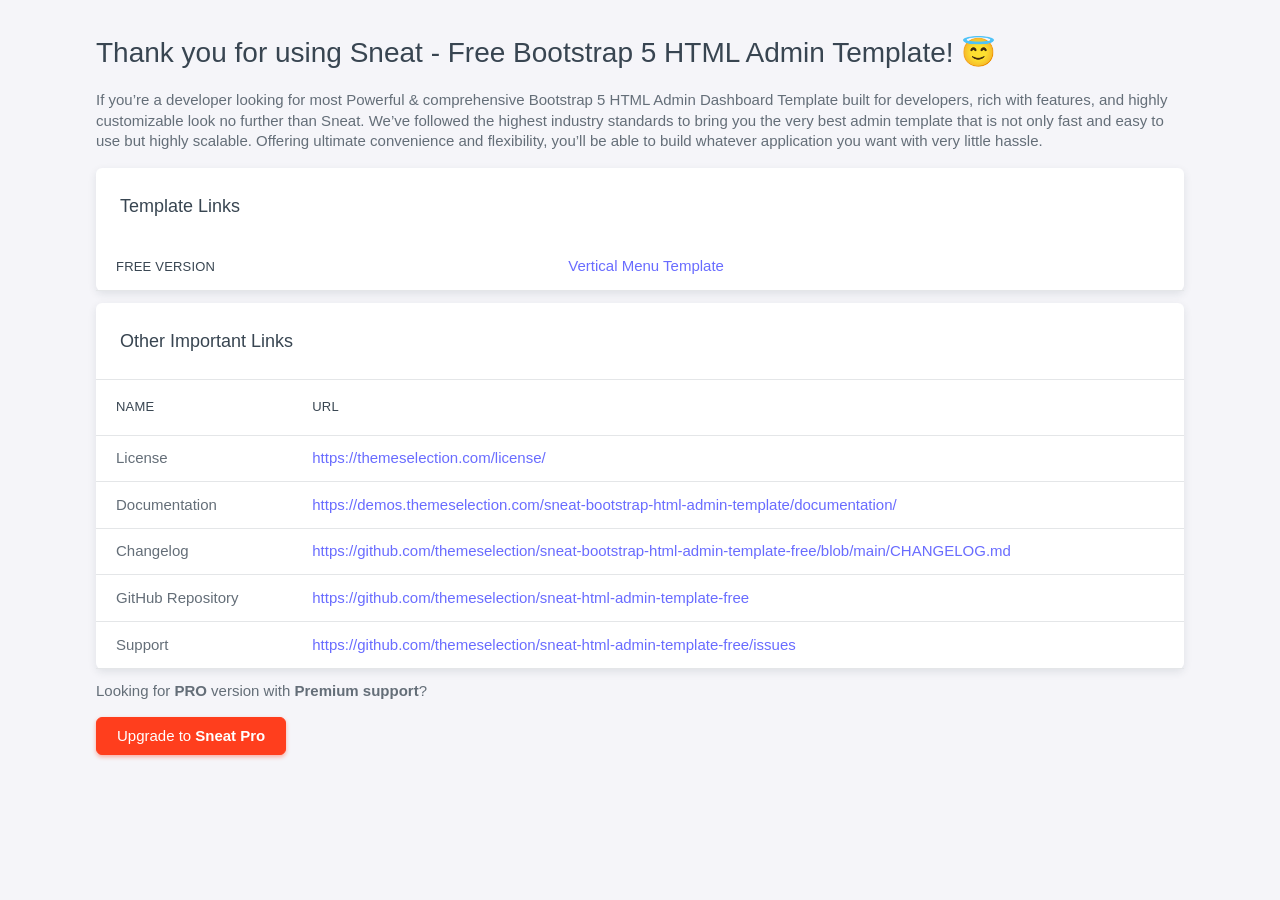
<file: AppBookingResPi4/sneat-bootstrap-html-admin-template-free-v3.0.0/sneat-bootstrap-html-admin-template-free/index.html>
<!DOCTYPE html>

<html
  lang="en"
  class="customizer-hide"
  dir="ltr"
  data-assets-path="assets/"
  data-template="vertical-menu-template-no-customizer">
  <head>
    <meta charset="utf-8" />
    <meta
      name="viewport"
      content="width=device-width, initial-scale=1.0, user-scalable=no, minimum-scale=1.0, maximum-scale=1.0" />

    <title>Sneat - Free Bootstrap 5 HTML Admin Template</title>

    <meta name="description" content="" />

    <!-- Favicon -->
    <link rel="icon" type="image/x-icon" href="assets/img/favicon/favicon.ico" />

    <!-- Fonts -->
    <link rel="preconnect" href="https://fonts.googleapis.com" />
    <link rel="preconnect" href="https://fonts.gstatic.com" crossorigin />
    <link
      href="https://fonts.googleapis.com/css2?family=Open+Sans:ital,wght@0,300;0,400;0,500;0,600;0,700;1,300;1,400;1,500;1,600;1,700&display=swap"
      rel="stylesheet" />

    <!-- Core CSS -->
    <link rel="stylesheet" href="assets/vendor/css/core.css" />
    <link rel="stylesheet" href="assets/css/demo.css" />
  </head>

  <body>
    <!-- Content -->
    <div class="container flex-grow-1 container-p-y my-2">
      <h3>Thank you for using Sneat - Free Bootstrap 5 HTML Admin Template! 😇</h3>
      <p>
        If you’re a developer looking for most Powerful & comprehensive Bootstrap 5 HTML Admin Dashboard Template built
        for developers, rich with features, and highly customizable look no further than Sneat. We’ve followed the
        highest industry standards to bring you the very best admin template that is not only fast and easy to use but
        highly scalable. Offering ultimate convenience and flexibility, you’ll be able to build whatever application you
        want with very little hassle.
      </p>

      <!-- Examples -->
      <div class="row mt-sm-4 mt-3">
        <div class="col-12 mb-3">
          <div class="card">
            <h5 class="card-header">Template Links</h5>
            <!-- Template Demo Links -->
            <table class="table">
              <tbody>
                <tr>
                  <th>Free Version</th>
                  <td><a href="html/index.html" target="_blank">Vertical Menu Template</a></td>
                </tr>
              </tbody>
            </table>
            <!--/ Template Demo Links -->
          </div>
        </div>

        <div class="col-12 mb-3">
          <div class="card">
            <h5 class="card-header">Other Important Links</h5>
            <!-- Other Links -->
            <table class="table">
              <thead>
                <tr>
                  <th scope="col">Name</th>
                  <th scope="col">URL</th>
                </tr>
              </thead>
              <tbody>
                <tr>
                  <td>License</td>
                  <td>
                    <a href="https://themeselection.com/license/" target="_blank"
                      >https://themeselection.com/license/</a
                    >
                  </td>
                </tr>

                <tr>
                  <td>Documentation</td>
                  <td>
                    <a
                      href="https://demos.themeselection.com/sneat-bootstrap-html-admin-template/documentation/"
                      target="_blank"
                      >https://demos.themeselection.com/sneat-bootstrap-html-admin-template/documentation/</a
                    >
                  </td>
                </tr>

                <tr>
                  <td>Changelog</td>
                  <td>
                    <a
                      href="https://github.com/themeselection/sneat-bootstrap-html-admin-template-free/blob/main/CHANGELOG.md"
                      target="_blank"
                      >https://github.com/themeselection/sneat-bootstrap-html-admin-template-free/blob/main/CHANGELOG.md</a
                    >
                  </td>
                </tr>

                <tr>
                  <td>GitHub Repository</td>
                  <td>
                    <a href="https://github.com/themeselection/sneat-html-admin-template-free" target="_blank"
                      >https://github.com/themeselection/sneat-html-admin-template-free</a
                    >
                  </td>
                </tr>

                <tr>
                  <td>Support</td>
                  <td>
                    <a href="https://github.com/themeselection/sneat-html-admin-template-free/issues" target="_blank"
                      >https://github.com/themeselection/sneat-html-admin-template-free/issues</a
                    >
                  </td>
                </tr>
              </tbody>
            </table>
            <!--/ Other Links -->
          </div>
        </div>

        <div class="col-12 mb-3">
          <p>Looking for <strong>PRO</strong> version with <strong>Premium support</strong>?</p>
          <div class="upgrade-to-pro">
            <a
              href="https://themeselection.com/item/sneat-bootstrap-html-admin-template/"
              target="_blank"
              class="btn btn-danger"
              >Upgrade to <strong class="ms-1">Sneat Pro</strong></a
            >
          </div>
        </div>
      </div>
    </div>
    <!-- / Content -->
  </body>
</html>
</file>
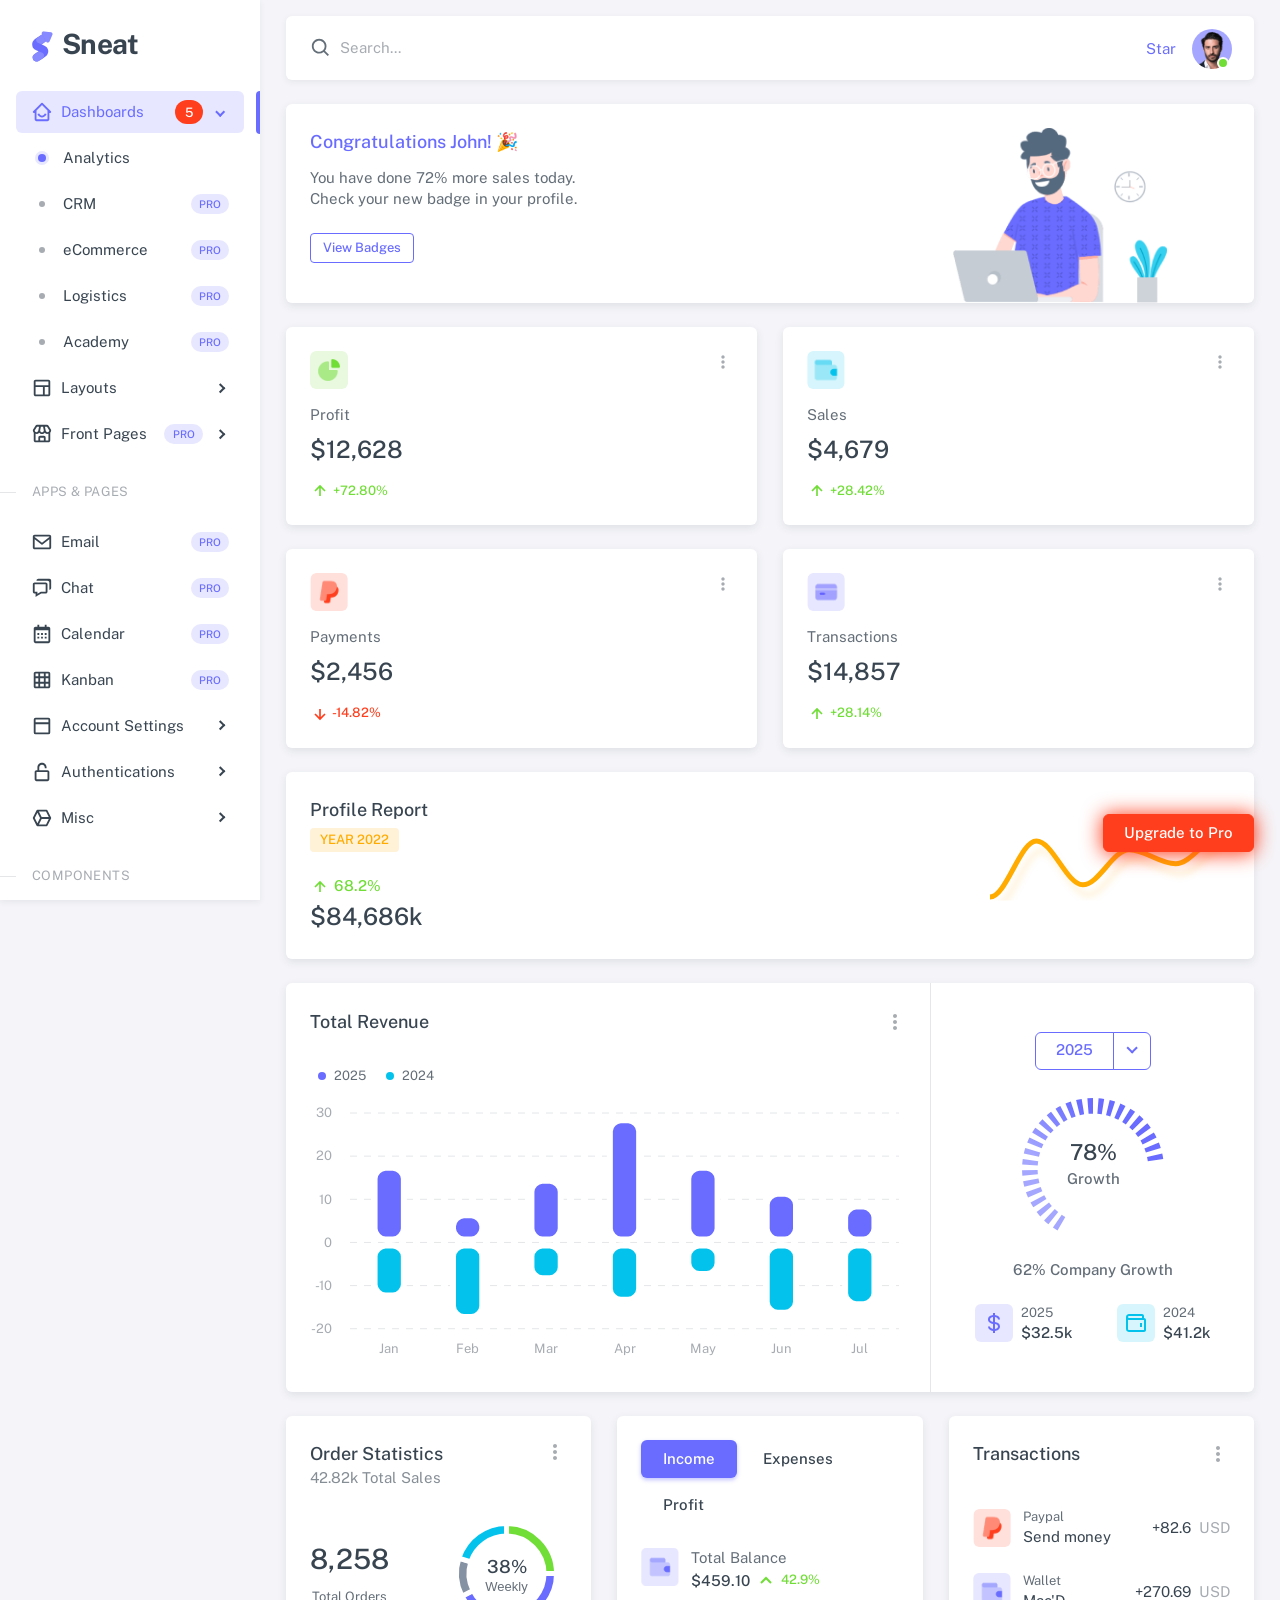
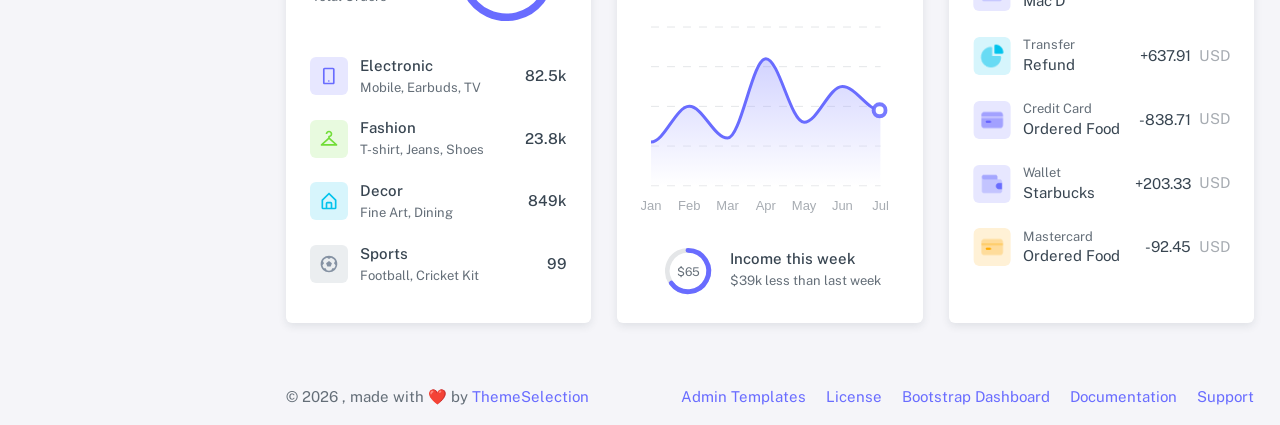
<file: AppBookingResPi4/sneat-bootstrap-html-admin-template-free-v3.0.0/sneat-bootstrap-html-admin-template-free/html/index.html>
<!doctype html>

<html
  lang="en"
  class="layout-menu-fixed layout-compact"
  data-assets-path="../assets/"
  data-template="vertical-menu-template-free">
  <head>
    <meta charset="utf-8" />
    <meta
      name="viewport"
      content="width=device-width, initial-scale=1.0, user-scalable=no, minimum-scale=1.0, maximum-scale=1.0" />

    <title>Demo: Dashboard - Analytics | Sneat - Bootstrap Dashboard FREE</title>

    <meta name="description" content="" />

    <!-- Favicon -->
    <link rel="icon" type="image/x-icon" href="../assets/img/favicon/favicon.ico" />

    <!-- Fonts -->
    <link rel="preconnect" href="https://fonts.googleapis.com" />
    <link rel="preconnect" href="https://fonts.gstatic.com" crossorigin />
    <link
      href="https://fonts.googleapis.com/css2?family=Public+Sans:ital,wght@0,300;0,400;0,500;0,600;0,700;1,300;1,400;1,500;1,600;1,700&display=swap"
      rel="stylesheet" />

    <link rel="stylesheet" href="../assets/vendor/fonts/iconify-icons.css" />

    <!-- Core CSS -->
    <!-- build:css assets/vendor/css/theme.css  -->

    <link rel="stylesheet" href="../assets/vendor/css/core.css" />
    <link rel="stylesheet" href="../assets/css/demo.css" />

    <!-- Vendors CSS -->

    <link rel="stylesheet" href="../assets/vendor/libs/perfect-scrollbar/perfect-scrollbar.css" />

    <!-- endbuild -->

    <link rel="stylesheet" href="../assets/vendor/libs/apex-charts/apex-charts.css" />

    <!-- Page CSS -->

    <!-- Helpers -->
    <script src="../assets/vendor/js/helpers.js"></script>
    <!--! Template customizer & Theme config files MUST be included after core stylesheets and helpers.js in the <head> section -->

    <!--? Config:  Mandatory theme config file contain global vars & default theme options, Set your preferred theme option in this file.  -->

    <script src="../assets/js/config.js"></script>
  </head>

  <body>
    <!-- Layout wrapper -->
    <div class="layout-wrapper layout-content-navbar">
      <div class="layout-container">
        <!-- Menu -->

        <aside id="layout-menu" class="layout-menu menu-vertical menu bg-menu-theme">
          <div class="app-brand demo">
            <a href="index.html" class="app-brand-link">
              <span class="app-brand-logo demo">
                <span class="text-primary">
                  <svg
                    width="25"
                    viewBox="0 0 25 42"
                    version="1.1"
                    xmlns="http://www.w3.org/2000/svg"
                    xmlns:xlink="http://www.w3.org/1999/xlink">
                    <defs>
                      <path
                        d="M13.7918663,0.358365126 L3.39788168,7.44174259 C0.566865006,9.69408886 -0.379795268,12.4788597 0.557900856,15.7960551 C0.68998853,16.2305145 1.09562888,17.7872135 3.12357076,19.2293357 C3.8146334,19.7207684 5.32369333,20.3834223 7.65075054,21.2172976 L7.59773219,21.2525164 L2.63468769,24.5493413 C0.445452254,26.3002124 0.0884951797,28.5083815 1.56381646,31.1738486 C2.83770406,32.8170431 5.20850219,33.2640127 7.09180128,32.5391577 C8.347334,32.0559211 11.4559176,30.0011079 16.4175519,26.3747182 C18.0338572,24.4997857 18.6973423,22.4544883 18.4080071,20.2388261 C17.963753,17.5346866 16.1776345,15.5799961 13.0496516,14.3747546 L10.9194936,13.4715819 L18.6192054,7.984237 L13.7918663,0.358365126 Z"
                        id="path-1"></path>
                      <path
                        d="M5.47320593,6.00457225 C4.05321814,8.216144 4.36334763,10.0722806 6.40359441,11.5729822 C8.61520715,12.571656 10.0999176,13.2171421 10.8577257,13.5094407 L15.5088241,14.433041 L18.6192054,7.984237 C15.5364148,3.11535317 13.9273018,0.573395879 13.7918663,0.358365126 C13.5790555,0.511491653 10.8061687,2.3935607 5.47320593,6.00457225 Z"
                        id="path-3"></path>
                      <path
                        d="M7.50063644,21.2294429 L12.3234468,23.3159332 C14.1688022,24.7579751 14.397098,26.4880487 13.008334,28.506154 C11.6195701,30.5242593 10.3099883,31.790241 9.07958868,32.3040991 C5.78142938,33.4346997 4.13234973,34 4.13234973,34 C4.13234973,34 2.75489982,33.0538207 2.37032616e-14,31.1614621 C-0.55822714,27.8186216 -0.55822714,26.0572515 -4.05231404e-15,25.8773518 C0.83734071,25.6075023 2.77988457,22.8248993 3.3049379,22.52991 C3.65497346,22.3332504 5.05353963,21.8997614 7.50063644,21.2294429 Z"
                        id="path-4"></path>
                      <path
                        d="M20.6,7.13333333 L25.6,13.8 C26.2627417,14.6836556 26.0836556,15.9372583 25.2,16.6 C24.8538077,16.8596443 24.4327404,17 24,17 L14,17 C12.8954305,17 12,16.1045695 12,15 C12,14.5672596 12.1403557,14.1461923 12.4,13.8 L17.4,7.13333333 C18.0627417,6.24967773 19.3163444,6.07059163 20.2,6.73333333 C20.3516113,6.84704183 20.4862915,6.981722 20.6,7.13333333 Z"
                        id="path-5"></path>
                    </defs>
                    <g id="g-app-brand" stroke="none" stroke-width="1" fill="none" fill-rule="evenodd">
                      <g id="Brand-Logo" transform="translate(-27.000000, -15.000000)">
                        <g id="Icon" transform="translate(27.000000, 15.000000)">
                          <g id="Mask" transform="translate(0.000000, 8.000000)">
                            <mask id="mask-2" fill="white">
                              <use xlink:href="#path-1"></use>
                            </mask>
                            <use fill="currentColor" xlink:href="#path-1"></use>
                            <g id="Path-3" mask="url(#mask-2)">
                              <use fill="currentColor" xlink:href="#path-3"></use>
                              <use fill-opacity="0.2" fill="#FFFFFF" xlink:href="#path-3"></use>
                            </g>
                            <g id="Path-4" mask="url(#mask-2)">
                              <use fill="currentColor" xlink:href="#path-4"></use>
                              <use fill-opacity="0.2" fill="#FFFFFF" xlink:href="#path-4"></use>
                            </g>
                          </g>
                          <g
                            id="Triangle"
                            transform="translate(19.000000, 11.000000) rotate(-300.000000) translate(-19.000000, -11.000000) ">
                            <use fill="currentColor" xlink:href="#path-5"></use>
                            <use fill-opacity="0.2" fill="#FFFFFF" xlink:href="#path-5"></use>
                          </g>
                        </g>
                      </g>
                    </g>
                  </svg>
                </span>
              </span>
              <span class="app-brand-text demo menu-text fw-bold ms-2">Sneat</span>
            </a>

            <a href="javascript:void(0);" class="layout-menu-toggle menu-link text-large ms-auto">
              <i class="bx bx-chevron-left d-block d-xl-none align-middle"></i>
            </a>
          </div>

          <div class="menu-divider mt-0"></div>

          <div class="menu-inner-shadow"></div>

          <ul class="menu-inner py-1">
            <!-- Dashboards -->
            <li class="menu-item active open">
              <a href="javascript:void(0);" class="menu-link menu-toggle">
                <i class="menu-icon tf-icons bx bx-home-smile"></i>
                <div class="text-truncate" data-i18n="Dashboards">Dashboards</div>
                <span class="badge rounded-pill bg-danger ms-auto">5</span>
              </a>
              <ul class="menu-sub">
                <li class="menu-item active">
                  <a href="index.html" class="menu-link">
                    <div class="text-truncate" data-i18n="Analytics">Analytics</div>
                  </a>
                </li>
                <li class="menu-item">
                  <a
                    href="https://demos.themeselection.com/sneat-bootstrap-html-admin-template/html/vertical-menu-template/dashboards-crm.html"
                    target="_blank"
                    class="menu-link">
                    <div class="text-truncate" data-i18n="CRM">CRM</div>
                    <div class="badge rounded-pill bg-label-primary text-uppercase fs-tiny ms-auto">Pro</div>
                  </a>
                </li>
                <li class="menu-item">
                  <a
                    href="https://demos.themeselection.com/sneat-bootstrap-html-admin-template/html/vertical-menu-template/app-ecommerce-dashboard.html"
                    target="_blank"
                    class="menu-link">
                    <div class="text-truncate" data-i18n="eCommerce">eCommerce</div>
                    <div class="badge rounded-pill bg-label-primary text-uppercase fs-tiny ms-auto">Pro</div>
                  </a>
                </li>
                <li class="menu-item">
                  <a
                    href="https://demos.themeselection.com/sneat-bootstrap-html-admin-template/html/vertical-menu-template/app-logistics-dashboard.html"
                    target="_blank"
                    class="menu-link">
                    <div class="text-truncate" data-i18n="Logistics">Logistics</div>
                    <div class="badge rounded-pill bg-label-primary text-uppercase fs-tiny ms-auto">Pro</div>
                  </a>
                </li>
                <li class="menu-item">
                  <a
                    href="https://demos.themeselection.com/sneat-bootstrap-html-admin-template/html/vertical-menu-template/app-academy-dashboard.html"
                    target="_blank"
                    class="menu-link">
                    <div class="text-truncate" data-i18n="Academy">Academy</div>
                    <div class="badge rounded-pill bg-label-primary text-uppercase fs-tiny ms-auto">Pro</div>
                  </a>
                </li>
              </ul>
            </li>

            <!-- Layouts -->
            <li class="menu-item">
              <a href="javascript:void(0);" class="menu-link menu-toggle">
                <i class="menu-icon tf-icons bx bx-layout"></i>
                <div class="text-truncate" data-i18n="Layouts">Layouts</div>
              </a>

              <ul class="menu-sub">
                <li class="menu-item">
                  <a href="layouts-without-menu.html" class="menu-link">
                    <div class="text-truncate" data-i18n="Without menu">Without menu</div>
                  </a>
                </li>
                <li class="menu-item">
                  <a href="layouts-without-navbar.html" class="menu-link">
                    <div class="text-truncate" data-i18n="Without navbar">Without navbar</div>
                  </a>
                </li>
                <li class="menu-item">
                  <a href="layouts-fluid.html" class="menu-link">
                    <div class="text-truncate" data-i18n="Fluid">Fluid</div>
                  </a>
                </li>
                <li class="menu-item">
                  <a href="layouts-container.html" class="menu-link">
                    <div class="text-truncate" data-i18n="Container">Container</div>
                  </a>
                </li>
                <li class="menu-item">
                  <a href="layouts-blank.html" class="menu-link">
                    <div class="text-truncate" data-i18n="Blank">Blank</div>
                  </a>
                </li>
              </ul>
            </li>

            <!-- Front Pages -->
            <li class="menu-item">
              <a href="javascript:void(0);" class="menu-link menu-toggle">
                <i class="menu-icon tf-icons bx bx-store"></i>
                <div class="text-truncate" data-i18n="Front Pages">Front Pages</div>
                <div class="badge rounded-pill bg-label-primary text-uppercase fs-tiny ms-auto">Pro</div>
              </a>
              <ul class="menu-sub">
                <li class="menu-item">
                  <a
                    href="https://demos.themeselection.com/sneat-bootstrap-html-admin-template/html/front-pages/landing-page.html"
                    class="menu-link"
                    target="_blank">
                    <div class="text-truncate" data-i18n="Landing">Landing</div>
                  </a>
                </li>
                <li class="menu-item">
                  <a
                    href="https://demos.themeselection.com/sneat-bootstrap-html-admin-template/html/front-pages/pricing-page.html"
                    class="menu-link"
                    target="_blank">
                    <div class="text-truncate" data-i18n="Pricing">Pricing</div>
                  </a>
                </li>
                <li class="menu-item">
                  <a
                    href="https://demos.themeselection.com/sneat-bootstrap-html-admin-template/html/front-pages/payment-page.html"
                    class="menu-link"
                    target="_blank">
                    <div class="text-truncate" data-i18n="Payment">Payment</div>
                  </a>
                </li>
                <li class="menu-item">
                  <a
                    href="https://demos.themeselection.com/sneat-bootstrap-html-admin-template/html/front-pages/checkout-page.html"
                    class="menu-link"
                    target="_blank">
                    <div class="text-truncate" data-i18n="Checkout">Checkout</div>
                  </a>
                </li>
                <li class="menu-item">
                  <a
                    href="https://demos.themeselection.com/sneat-bootstrap-html-admin-template/html/front-pages/help-center-landing.html"
                    class="menu-link"
                    target="_blank">
                    <div class="text-truncate" data-i18n="Help Center">Help Center</div>
                  </a>
                </li>
              </ul>
            </li>

            <!-- Apps & Pages -->
            <li class="menu-header small text-uppercase">
              <span class="menu-header-text">Apps &amp; Pages</span>
            </li>
            <li class="menu-item">
              <a
                href="https://demos.themeselection.com/sneat-bootstrap-html-admin-template/html/vertical-menu-template/app-email.html"
                target="_blank"
                class="menu-link">
                <i class="menu-icon tf-icons bx bx-envelope"></i>
                <div class="text-truncate" data-i18n="Email">Email</div>
                <div class="badge rounded-pill bg-label-primary text-uppercase fs-tiny ms-auto">Pro</div>
              </a>
            </li>
            <li class="menu-item">
              <a
                href="https://demos.themeselection.com/sneat-bootstrap-html-admin-template/html/vertical-menu-template/app-chat.html"
                target="_blank"
                class="menu-link">
                <i class="menu-icon tf-icons bx bx-chat"></i>
                <div class="text-truncate" data-i18n="Chat">Chat</div>
                <div class="badge rounded-pill bg-label-primary text-uppercase fs-tiny ms-auto">Pro</div>
              </a>
            </li>
            <li class="menu-item">
              <a
                href="https://demos.themeselection.com/sneat-bootstrap-html-admin-template/html/vertical-menu-template/app-calendar.html"
                target="_blank"
                class="menu-link">
                <i class="menu-icon tf-icons bx bx-calendar"></i>
                <div class="text-truncate" data-i18n="Calendar">Calendar</div>
                <div class="badge rounded-pill bg-label-primary text-uppercase fs-tiny ms-auto">Pro</div>
              </a>
            </li>
            <li class="menu-item">
              <a
                href="https://demos.themeselection.com/sneat-bootstrap-html-admin-template/html/vertical-menu-template/app-kanban.html"
                target="_blank"
                class="menu-link">
                <i class="menu-icon tf-icons bx bx-grid"></i>
                <div class="text-truncate" data-i18n="Kanban">Kanban</div>
                <div class="badge rounded-pill bg-label-primary text-uppercase fs-tiny ms-auto">Pro</div>
              </a>
            </li>
            <!-- Pages -->
            <li class="menu-item">
              <a href="javascript:void(0);" class="menu-link menu-toggle">
                <i class="menu-icon tf-icons bx bx-dock-top"></i>
                <div class="text-truncate" data-i18n="Account Settings">Account Settings</div>
              </a>
              <ul class="menu-sub">
                <li class="menu-item">
                  <a href="pages-account-settings-account.html" class="menu-link">
                    <div class="text-truncate" data-i18n="Account">Account</div>
                  </a>
                </li>
                <li class="menu-item">
                  <a href="pages-account-settings-notifications.html" class="menu-link">
                    <div class="text-truncate" data-i18n="Notifications">Notifications</div>
                  </a>
                </li>
                <li class="menu-item">
                  <a href="pages-account-settings-connections.html" class="menu-link">
                    <div class="text-truncate" data-i18n="Connections">Connections</div>
                  </a>
                </li>
              </ul>
            </li>
            <li class="menu-item">
              <a href="javascript:void(0);" class="menu-link menu-toggle">
                <i class="menu-icon tf-icons bx bx-lock-open-alt"></i>
                <div class="text-truncate" data-i18n="Authentications">Authentications</div>
              </a>
              <ul class="menu-sub">
                <li class="menu-item">
                  <a href="auth-login-basic.html" class="menu-link" target="_blank">
                    <div class="text-truncate" data-i18n="Basic">Login</div>
                  </a>
                </li>
                <li class="menu-item">
                  <a href="auth-register-basic.html" class="menu-link" target="_blank">
                    <div class="text-truncate" data-i18n="Basic">Register</div>
                  </a>
                </li>
                <li class="menu-item">
                  <a href="auth-forgot-password-basic.html" class="menu-link" target="_blank">
                    <div class="text-truncate" data-i18n="Basic">Forgot Password</div>
                  </a>
                </li>
              </ul>
            </li>
            <li class="menu-item">
              <a href="javascript:void(0);" class="menu-link menu-toggle">
                <i class="menu-icon tf-icons bx bx-cube-alt"></i>
                <div class="text-truncate" data-i18n="Misc">Misc</div>
              </a>
              <ul class="menu-sub">
                <li class="menu-item">
                  <a href="pages-misc-error.html" class="menu-link">
                    <div class="text-truncate" data-i18n="Error">Error</div>
                  </a>
                </li>
                <li class="menu-item">
                  <a href="pages-misc-under-maintenance.html" class="menu-link">
                    <div class="text-truncate" data-i18n="Under Maintenance">Under Maintenance</div>
                  </a>
                </li>
              </ul>
            </li>
            <!-- Components -->
            <li class="menu-header small text-uppercase"><span class="menu-header-text">Components</span></li>
            <!-- Cards -->
            <li class="menu-item">
              <a href="cards-basic.html" class="menu-link">
                <i class="menu-icon tf-icons bx bx-collection"></i>
                <div class="text-truncate" data-i18n="Basic">Cards</div>
              </a>
            </li>
            <!-- User interface -->
            <li class="menu-item">
              <a href="javascript:void(0)" class="menu-link menu-toggle">
                <i class="menu-icon tf-icons bx bx-box"></i>
                <div class="text-truncate" data-i18n="User interface">User interface</div>
              </a>
              <ul class="menu-sub">
                <li class="menu-item">
                  <a href="ui-accordion.html" class="menu-link">
                    <div class="text-truncate" data-i18n="Accordion">Accordion</div>
                  </a>
                </li>
                <li class="menu-item">
                  <a href="ui-alerts.html" class="menu-link">
                    <div class="text-truncate" data-i18n="Alerts">Alerts</div>
                  </a>
                </li>
                <li class="menu-item">
                  <a href="ui-badges.html" class="menu-link">
                    <div class="text-truncate" data-i18n="Badges">Badges</div>
                  </a>
                </li>
                <li class="menu-item">
                  <a href="ui-buttons.html" class="menu-link">
                    <div class="text-truncate" data-i18n="Buttons">Buttons</div>
                  </a>
                </li>
                <li class="menu-item">
                  <a href="ui-carousel.html" class="menu-link">
                    <div class="text-truncate" data-i18n="Carousel">Carousel</div>
                  </a>
                </li>
                <li class="menu-item">
                  <a href="ui-collapse.html" class="menu-link">
                    <div class="text-truncate" data-i18n="Collapse">Collapse</div>
                  </a>
                </li>
                <li class="menu-item">
                  <a href="ui-dropdowns.html" class="menu-link">
                    <div class="text-truncate" data-i18n="Dropdowns">Dropdowns</div>
                  </a>
                </li>
                <li class="menu-item">
                  <a href="ui-footer.html" class="menu-link">
                    <div class="text-truncate" data-i18n="Footer">Footer</div>
                  </a>
                </li>
                <li class="menu-item">
                  <a href="ui-list-groups.html" class="menu-link">
                    <div class="text-truncate" data-i18n="List Groups">List groups</div>
                  </a>
                </li>
                <li class="menu-item">
                  <a href="ui-modals.html" class="menu-link">
                    <div class="text-truncate" data-i18n="Modals">Modals</div>
                  </a>
                </li>
                <li class="menu-item">
                  <a href="ui-navbar.html" class="menu-link">
                    <div class="text-truncate" data-i18n="Navbar">Navbar</div>
                  </a>
                </li>
                <li class="menu-item">
                  <a href="ui-offcanvas.html" class="menu-link">
                    <div class="text-truncate" data-i18n="Offcanvas">Offcanvas</div>
                  </a>
                </li>
                <li class="menu-item">
                  <a href="ui-pagination-breadcrumbs.html" class="menu-link">
                    <div class="text-truncate" data-i18n="Pagination & Breadcrumbs">Pagination &amp; Breadcrumbs</div>
                  </a>
                </li>
                <li class="menu-item">
                  <a href="ui-progress.html" class="menu-link">
                    <div class="text-truncate" data-i18n="Progress">Progress</div>
                  </a>
                </li>
                <li class="menu-item">
                  <a href="ui-spinners.html" class="menu-link">
                    <div class="text-truncate" data-i18n="Spinners">Spinners</div>
                  </a>
                </li>
                <li class="menu-item">
                  <a href="ui-tabs-pills.html" class="menu-link">
                    <div class="text-truncate" data-i18n="Tabs & Pills">Tabs &amp; Pills</div>
                  </a>
                </li>
                <li class="menu-item">
                  <a href="ui-toasts.html" class="menu-link">
                    <div class="text-truncate" data-i18n="Toasts">Toasts</div>
                  </a>
                </li>
                <li class="menu-item">
                  <a href="ui-tooltips-popovers.html" class="menu-link">
                    <div class="text-truncate" data-i18n="Tooltips & Popovers">Tooltips &amp; Popovers</div>
                  </a>
                </li>
                <li class="menu-item">
                  <a href="ui-typography.html" class="menu-link">
                    <div class="text-truncate" data-i18n="Typography">Typography</div>
                  </a>
                </li>
              </ul>
            </li>

            <!-- Extended components -->
            <li class="menu-item">
              <a href="javascript:void(0)" class="menu-link menu-toggle">
                <i class="menu-icon tf-icons bx bx-copy"></i>
                <div class="text-truncate" data-i18n="Extended UI">Extended UI</div>
              </a>
              <ul class="menu-sub">
                <li class="menu-item">
                  <a href="extended-ui-perfect-scrollbar.html" class="menu-link">
                    <div class="text-truncate" data-i18n="Perfect Scrollbar">Perfect Scrollbar</div>
                  </a>
                </li>
                <li class="menu-item">
                  <a href="extended-ui-text-divider.html" class="menu-link">
                    <div class="text-truncate" data-i18n="Text Divider">Text Divider</div>
                  </a>
                </li>
              </ul>
            </li>

            <li class="menu-item">
              <a href="icons-boxicons.html" class="menu-link">
                <i class="menu-icon tf-icons bx bx-crown"></i>
                <div class="text-truncate" data-i18n="Boxicons">Boxicons</div>
              </a>
            </li>

            <!-- Forms & Tables -->
            <li class="menu-header small text-uppercase"><span class="menu-header-text">Forms &amp; Tables</span></li>
            <!-- Forms -->
            <li class="menu-item">
              <a href="javascript:void(0);" class="menu-link menu-toggle">
                <i class="menu-icon tf-icons bx bx-detail"></i>
                <div class="text-truncate" data-i18n="Form Elements">Form Elements</div>
              </a>
              <ul class="menu-sub">
                <li class="menu-item">
                  <a href="forms-basic-inputs.html" class="menu-link">
                    <div class="text-truncate" data-i18n="Basic Inputs">Basic Inputs</div>
                  </a>
                </li>
                <li class="menu-item">
                  <a href="forms-input-groups.html" class="menu-link">
                    <div class="text-truncate" data-i18n="Input groups">Input groups</div>
                  </a>
                </li>
              </ul>
            </li>
            <li class="menu-item">
              <a href="javascript:void(0);" class="menu-link menu-toggle">
                <i class="menu-icon tf-icons bx bx-detail"></i>
                <div class="text-truncate" data-i18n="Form Layouts">Form Layouts</div>
              </a>
              <ul class="menu-sub">
                <li class="menu-item">
                  <a href="form-layouts-vertical.html" class="menu-link">
                    <div class="text-truncate" data-i18n="Vertical Form">Vertical Form</div>
                  </a>
                </li>
                <li class="menu-item">
                  <a href="form-layouts-horizontal.html" class="menu-link">
                    <div class="text-truncate" data-i18n="Horizontal Form">Horizontal Form</div>
                  </a>
                </li>
              </ul>
            </li>
            <!-- Form Validation -->
            <li class="menu-item">
              <a
                href="https://demos.themeselection.com/sneat-bootstrap-html-admin-template/html/vertical-menu-template/form-validation.html"
                target="_blank"
                class="menu-link">
                <i class="menu-icon tf-icons bx bx-list-check"></i>
                <div class="text-truncate" data-i18n="Form Validation">Form Validation</div>
                <div class="badge rounded-pill bg-label-primary text-uppercase fs-tiny ms-auto">Pro</div>
              </a>
            </li>
            <!-- Tables -->
            <li class="menu-item">
              <a href="tables-basic.html" class="menu-link">
                <i class="menu-icon tf-icons bx bx-table"></i>
                <div class="text-truncate" data-i18n="Tables">Tables</div>
              </a>
            </li>
            <!-- Data Tables -->
            <li class="menu-item">
              <a
                href="https://demos.themeselection.com/sneat-bootstrap-html-admin-template/html/vertical-menu-template/tables-datatables-basic.html"
                target="_blank"
                class="menu-link">
                <i class="menu-icon tf-icons bx bx-grid"></i>
                <div class="text-truncate" data-i18n="Datatables">Datatables</div>
                <div class="badge rounded-pill bg-label-primary text-uppercase fs-tiny ms-auto">Pro</div>
              </a>
            </li>
            <!-- Misc -->
            <li class="menu-header small text-uppercase"><span class="menu-header-text">Misc</span></li>
            <li class="menu-item">
              <a
                href="https://github.com/themeselection/sneat-bootstrap-html-admin-template-free/issues"
                target="_blank"
                class="menu-link">
                <i class="menu-icon tf-icons bx bx-support"></i>
                <div class="text-truncate" data-i18n="Support">Support</div>
              </a>
            </li>
            <li class="menu-item">
              <a
                href="https://demos.themeselection.com/sneat-bootstrap-html-admin-template/documentation/"
                target="_blank"
                class="menu-link">
                <i class="menu-icon tf-icons bx bx-file"></i>
                <div class="text-truncate" data-i18n="Documentation">Documentation</div>
              </a>
            </li>
          </ul>
        </aside>
        <!-- / Menu -->

        <!-- Layout container -->
        <div class="layout-page">
          <!-- Navbar -->

          <nav
            class="layout-navbar container-xxl navbar-detached navbar navbar-expand-xl align-items-center bg-navbar-theme"
            id="layout-navbar">
            <div class="layout-menu-toggle navbar-nav align-items-xl-center me-4 me-xl-0 d-xl-none">
              <a class="nav-item nav-link px-0 me-xl-6" href="javascript:void(0)">
                <i class="icon-base bx bx-menu icon-md"></i>
              </a>
            </div>

            <div class="navbar-nav-right d-flex align-items-center justify-content-end" id="navbar-collapse">
              <!-- Search -->
              <div class="navbar-nav align-items-center me-auto">
                <div class="nav-item d-flex align-items-center">
                  <span class="w-px-22 h-px-22"><i class="icon-base bx bx-search icon-md"></i></span>
                  <input
                    type="text"
                    class="form-control border-0 shadow-none ps-1 ps-sm-2 d-md-block d-none"
                    placeholder="Search..."
                    aria-label="Search..." />
                </div>
              </div>
              <!-- /Search -->

              <ul class="navbar-nav flex-row align-items-center ms-md-auto">
                <!-- Place this tag where you want the button to render. -->
                <li class="nav-item lh-1 me-4">
                  <a
                    class="github-button"
                    href="https://github.com/themeselection/sneat-bootstrap-html-admin-template-free"
                    data-icon="octicon-star"
                    data-size="large"
                    data-show-count="true"
                    aria-label="Star themeselection/sneat-html-admin-template-free on GitHub"
                    >Star</a
                  >
                </li>

                <!-- User -->
                <li class="nav-item navbar-dropdown dropdown-user dropdown">
                  <a
                    class="nav-link dropdown-toggle hide-arrow p-0"
                    href="javascript:void(0);"
                    data-bs-toggle="dropdown">
                    <div class="avatar avatar-online">
                      <img src="../assets/img/avatars/1.png" alt class="w-px-40 h-auto rounded-circle" />
                    </div>
                  </a>
                  <ul class="dropdown-menu dropdown-menu-end">
                    <li>
                      <a class="dropdown-item" href="#">
                        <div class="d-flex">
                          <div class="flex-shrink-0 me-3">
                            <div class="avatar avatar-online">
                              <img src="../assets/img/avatars/1.png" alt class="w-px-40 h-auto rounded-circle" />
                            </div>
                          </div>
                          <div class="flex-grow-1">
                            <h6 class="mb-0">John Doe</h6>
                            <small class="text-body-secondary">Admin</small>
                          </div>
                        </div>
                      </a>
                    </li>
                    <li>
                      <div class="dropdown-divider my-1"></div>
                    </li>
                    <li>
                      <a class="dropdown-item" href="#">
                        <i class="icon-base bx bx-user icon-md me-3"></i><span>My Profile</span>
                      </a>
                    </li>
                    <li>
                      <a class="dropdown-item" href="#">
                        <i class="icon-base bx bx-cog icon-md me-3"></i><span>Settings</span>
                      </a>
                    </li>
                    <li>
                      <a class="dropdown-item" href="#">
                        <span class="d-flex align-items-center align-middle">
                          <i class="flex-shrink-0 icon-base bx bx-credit-card icon-md me-3"></i
                          ><span class="flex-grow-1 align-middle">Billing Plan</span>
                          <span class="flex-shrink-0 badge rounded-pill bg-danger">4</span>
                        </span>
                      </a>
                    </li>
                    <li>
                      <div class="dropdown-divider my-1"></div>
                    </li>
                    <li>
                      <a class="dropdown-item" href="javascript:void(0);">
                        <i class="icon-base bx bx-power-off icon-md me-3"></i><span>Log Out</span>
                      </a>
                    </li>
                  </ul>
                </li>
                <!--/ User -->
              </ul>
            </div>
          </nav>

          <!-- / Navbar -->

          <!-- Content wrapper -->
          <div class="content-wrapper">
            <!-- Content -->
            <div class="container-xxl flex-grow-1 container-p-y">
              <div class="row">
                <div class="col-xxl-8 mb-6 order-0">
                  <div class="card">
                    <div class="d-flex align-items-start row">
                      <div class="col-sm-7">
                        <div class="card-body">
                          <h5 class="card-title text-primary mb-3">Congratulations John! 🎉</h5>
                          <p class="mb-6">
                            You have done 72% more sales today.<br />Check your new badge in your profile.
                          </p>

                          <a href="javascript:;" class="btn btn-sm btn-outline-primary">View Badges</a>
                        </div>
                      </div>
                      <div class="col-sm-5 text-center text-sm-left">
                        <div class="card-body pb-0 px-0 px-md-6">
                          <img
                            src="../assets/img/illustrations/man-with-laptop.png"
                            height="175"
                            alt="View Badge User" />
                        </div>
                      </div>
                    </div>
                  </div>
                </div>
                <div class="col-xxl-4 col-lg-12 col-md-4 order-1">
                  <div class="row">
                    <div class="col-lg-6 col-md-12 col-6 mb-6">
                      <div class="card h-100">
                        <div class="card-body">
                          <div class="card-title d-flex align-items-start justify-content-between mb-4">
                            <div class="avatar flex-shrink-0">
                              <img
                                src="../assets/img/icons/unicons/chart-success.png"
                                alt="chart success"
                                class="rounded" />
                            </div>
                            <div class="dropdown">
                              <button
                                class="btn p-0"
                                type="button"
                                id="cardOpt3"
                                data-bs-toggle="dropdown"
                                aria-haspopup="true"
                                aria-expanded="false">
                                <i class="icon-base bx bx-dots-vertical-rounded text-body-secondary"></i>
                              </button>
                              <div class="dropdown-menu dropdown-menu-end" aria-labelledby="cardOpt3">
                                <a class="dropdown-item" href="javascript:void(0);">View More</a>
                                <a class="dropdown-item" href="javascript:void(0);">Delete</a>
                              </div>
                            </div>
                          </div>
                          <p class="mb-1">Profit</p>
                          <h4 class="card-title mb-3">$12,628</h4>
                          <small class="text-success fw-medium"
                            ><i class="icon-base bx bx-up-arrow-alt"></i> +72.80%</small
                          >
                        </div>
                      </div>
                    </div>
                    <div class="col-lg-6 col-md-12 col-6 mb-6">
                      <div class="card h-100">
                        <div class="card-body">
                          <div class="card-title d-flex align-items-start justify-content-between mb-4">
                            <div class="avatar flex-shrink-0">
                              <img
                                src="../assets/img/icons/unicons/wallet-info.png"
                                alt="wallet info"
                                class="rounded" />
                            </div>
                            <div class="dropdown">
                              <button
                                class="btn p-0"
                                type="button"
                                id="cardOpt6"
                                data-bs-toggle="dropdown"
                                aria-haspopup="true"
                                aria-expanded="false">
                                <i class="icon-base bx bx-dots-vertical-rounded text-body-secondary"></i>
                              </button>
                              <div class="dropdown-menu dropdown-menu-end" aria-labelledby="cardOpt6">
                                <a class="dropdown-item" href="javascript:void(0);">View More</a>
                                <a class="dropdown-item" href="javascript:void(0);">Delete</a>
                              </div>
                            </div>
                          </div>
                          <p class="mb-1">Sales</p>
                          <h4 class="card-title mb-3">$4,679</h4>
                          <small class="text-success fw-medium"
                            ><i class="icon-base bx bx-up-arrow-alt"></i> +28.42%</small
                          >
                        </div>
                      </div>
                    </div>
                  </div>
                </div>
                <!-- Total Revenue -->
                <div class="col-12 col-xxl-8 order-2 order-md-3 order-xxl-2 mb-6 total-revenue">
                  <div class="card">
                    <div class="row row-bordered g-0">
                      <div class="col-lg-8">
                        <div class="card-header d-flex align-items-center justify-content-between">
                          <div class="card-title mb-0">
                            <h5 class="m-0 me-2">Total Revenue</h5>
                          </div>
                          <div class="dropdown">
                            <button
                              class="btn p-0"
                              type="button"
                              id="totalRevenue"
                              data-bs-toggle="dropdown"
                              aria-haspopup="true"
                              aria-expanded="false">
                              <i class="icon-base bx bx-dots-vertical-rounded icon-lg text-body-secondary"></i>
                            </button>
                            <div class="dropdown-menu dropdown-menu-end" aria-labelledby="totalRevenue">
                              <a class="dropdown-item" href="javascript:void(0);">Select All</a>
                              <a class="dropdown-item" href="javascript:void(0);">Refresh</a>
                              <a class="dropdown-item" href="javascript:void(0);">Share</a>
                            </div>
                          </div>
                        </div>
                        <div id="totalRevenueChart" class="px-3"></div>
                      </div>
                      <div class="col-lg-4">
                        <div class="card-body px-xl-9 py-12 d-flex align-items-center flex-column">
                          <div class="text-center mb-6">
                            <div class="btn-group">
                              <button type="button" class="btn btn-outline-primary">
                                <script>
                                  document.write(new Date().getFullYear() - 1);
                                </script>
                              </button>
                              <button
                                type="button"
                                class="btn btn-outline-primary dropdown-toggle dropdown-toggle-split"
                                data-bs-toggle="dropdown"
                                aria-expanded="false">
                                <span class="visually-hidden">Toggle Dropdown</span>
                              </button>
                              <ul class="dropdown-menu">
                                <li><a class="dropdown-item" href="javascript:void(0);">2021</a></li>
                                <li><a class="dropdown-item" href="javascript:void(0);">2020</a></li>
                                <li><a class="dropdown-item" href="javascript:void(0);">2019</a></li>
                              </ul>
                            </div>
                          </div>

                          <div id="growthChart"></div>
                          <div class="text-center fw-medium my-6">62% Company Growth</div>

                          <div class="d-flex gap-11 justify-content-between">
                            <div class="d-flex">
                              <div class="avatar me-2">
                                <span class="avatar-initial rounded-2 bg-label-primary"
                                  ><i class="icon-base bx bx-dollar icon-lg text-primary"></i
                                ></span>
                              </div>
                              <div class="d-flex flex-column">
                                <small>
                                  <script>
                                    document.write(new Date().getFullYear() - 1);
                                  </script>
                                </small>
                                <h6 class="mb-0">$32.5k</h6>
                              </div>
                            </div>
                            <div class="d-flex">
                              <div class="avatar me-2">
                                <span class="avatar-initial rounded-2 bg-label-info"
                                  ><i class="icon-base bx bx-wallet icon-lg text-info"></i
                                ></span>
                              </div>
                              <div class="d-flex flex-column">
                                <small>
                                  <script>
                                    document.write(new Date().getFullYear() - 2);
                                  </script>
                                </small>
                                <h6 class="mb-0">$41.2k</h6>
                              </div>
                            </div>
                          </div>
                        </div>
                      </div>
                    </div>
                  </div>
                </div>
                <!--/ Total Revenue -->
                <div class="col-12 col-md-8 col-lg-12 col-xxl-4 order-3 order-md-2 profile-report">
                  <div class="row">
                    <div class="col-6 mb-6 payments">
                      <div class="card h-100">
                        <div class="card-body">
                          <div class="card-title d-flex align-items-start justify-content-between mb-4">
                            <div class="avatar flex-shrink-0">
                              <img src="../assets/img/icons/unicons/paypal.png" alt="paypal" class="rounded" />
                            </div>
                            <div class="dropdown">
                              <button
                                class="btn p-0"
                                type="button"
                                id="cardOpt4"
                                data-bs-toggle="dropdown"
                                aria-haspopup="true"
                                aria-expanded="false">
                                <i class="icon-base bx bx-dots-vertical-rounded text-body-secondary"></i>
                              </button>
                              <div class="dropdown-menu dropdown-menu-end" aria-labelledby="cardOpt4">
                                <a class="dropdown-item" href="javascript:void(0);">View More</a>
                                <a class="dropdown-item" href="javascript:void(0);">Delete</a>
                              </div>
                            </div>
                          </div>
                          <p class="mb-1">Payments</p>
                          <h4 class="card-title mb-3">$2,456</h4>
                          <small class="text-danger fw-medium"
                            ><i class="icon-base bx bx-down-arrow-alt"></i> -14.82%</small
                          >
                        </div>
                      </div>
                    </div>
                    <div class="col-6 mb-6 transactions">
                      <div class="card h-100">
                        <div class="card-body">
                          <div class="card-title d-flex align-items-start justify-content-between mb-4">
                            <div class="avatar flex-shrink-0">
                              <img src="../assets/img/icons/unicons/cc-primary.png" alt="Credit Card" class="rounded" />
                            </div>
                            <div class="dropdown">
                              <button
                                class="btn p-0"
                                type="button"
                                id="cardOpt1"
                                data-bs-toggle="dropdown"
                                aria-haspopup="true"
                                aria-expanded="false">
                                <i class="icon-base bx bx-dots-vertical-rounded text-body-secondary"></i>
                              </button>
                              <div class="dropdown-menu" aria-labelledby="cardOpt1">
                                <a class="dropdown-item" href="javascript:void(0);">View More</a>
                                <a class="dropdown-item" href="javascript:void(0);">Delete</a>
                              </div>
                            </div>
                          </div>
                          <p class="mb-1">Transactions</p>
                          <h4 class="card-title mb-3">$14,857</h4>
                          <small class="text-success fw-medium"
                            ><i class="icon-base bx bx-up-arrow-alt"></i> +28.14%</small
                          >
                        </div>
                      </div>
                    </div>
                    <div class="col-12 mb-6 profile-report">
                      <div class="card h-100">
                        <div class="card-body">
                          <div
                            class="d-flex justify-content-between align-items-center flex-sm-row flex-column gap-10 flex-wrap">
                            <div class="d-flex flex-sm-column flex-row align-items-start justify-content-between">
                              <div class="card-title mb-6">
                                <h5 class="text-nowrap mb-1">Profile Report</h5>
                                <span class="badge bg-label-warning">YEAR 2022</span>
                              </div>
                              <div class="mt-sm-auto">
                                <span class="text-success text-nowrap fw-medium"
                                  ><i class="icon-base bx bx-up-arrow-alt"></i> 68.2%</span
                                >
                                <h4 class="mb-0">$84,686k</h4>
                              </div>
                            </div>
                            <div id="profileReportChart"></div>
                          </div>
                        </div>
                      </div>
                    </div>
                  </div>
                </div>
              </div>
              <div class="row">
                <!-- Order Statistics -->
                <div class="col-md-6 col-lg-4 col-xl-4 order-0 mb-6">
                  <div class="card h-100">
                    <div class="card-header d-flex justify-content-between">
                      <div class="card-title mb-0">
                        <h5 class="mb-1 me-2">Order Statistics</h5>
                        <p class="card-subtitle">42.82k Total Sales</p>
                      </div>
                      <div class="dropdown">
                        <button
                          class="btn text-body-secondary p-0"
                          type="button"
                          id="orederStatistics"
                          data-bs-toggle="dropdown"
                          aria-haspopup="true"
                          aria-expanded="false">
                          <i class="icon-base bx bx-dots-vertical-rounded icon-lg"></i>
                        </button>
                        <div class="dropdown-menu dropdown-menu-end" aria-labelledby="orederStatistics">
                          <a class="dropdown-item" href="javascript:void(0);">Select All</a>
                          <a class="dropdown-item" href="javascript:void(0);">Refresh</a>
                          <a class="dropdown-item" href="javascript:void(0);">Share</a>
                        </div>
                      </div>
                    </div>
                    <div class="card-body">
                      <div class="d-flex justify-content-between align-items-center mb-6">
                        <div class="d-flex flex-column align-items-center gap-1">
                          <h3 class="mb-1">8,258</h3>
                          <small>Total Orders</small>
                        </div>
                        <div id="orderStatisticsChart"></div>
                      </div>
                      <ul class="p-0 m-0">
                        <li class="d-flex align-items-center mb-5">
                          <div class="avatar flex-shrink-0 me-3">
                            <span class="avatar-initial rounded bg-label-primary"
                              ><i class="icon-base bx bx-mobile-alt"></i
                            ></span>
                          </div>
                          <div class="d-flex w-100 flex-wrap align-items-center justify-content-between gap-2">
                            <div class="me-2">
                              <h6 class="mb-0">Electronic</h6>
                              <small>Mobile, Earbuds, TV</small>
                            </div>
                            <div class="user-progress">
                              <h6 class="mb-0">82.5k</h6>
                            </div>
                          </div>
                        </li>
                        <li class="d-flex align-items-center mb-5">
                          <div class="avatar flex-shrink-0 me-3">
                            <span class="avatar-initial rounded bg-label-success"
                              ><i class="icon-base bx bx-closet"></i
                            ></span>
                          </div>
                          <div class="d-flex w-100 flex-wrap align-items-center justify-content-between gap-2">
                            <div class="me-2">
                              <h6 class="mb-0">Fashion</h6>
                              <small>T-shirt, Jeans, Shoes</small>
                            </div>
                            <div class="user-progress">
                              <h6 class="mb-0">23.8k</h6>
                            </div>
                          </div>
                        </li>
                        <li class="d-flex align-items-center mb-5">
                          <div class="avatar flex-shrink-0 me-3">
                            <span class="avatar-initial rounded bg-label-info"
                              ><i class="icon-base bx bx-home-alt"></i
                            ></span>
                          </div>
                          <div class="d-flex w-100 flex-wrap align-items-center justify-content-between gap-2">
                            <div class="me-2">
                              <h6 class="mb-0">Decor</h6>
                              <small>Fine Art, Dining</small>
                            </div>
                            <div class="user-progress">
                              <h6 class="mb-0">849k</h6>
                            </div>
                          </div>
                        </li>
                        <li class="d-flex align-items-center">
                          <div class="avatar flex-shrink-0 me-3">
                            <span class="avatar-initial rounded bg-label-secondary"
                              ><i class="icon-base bx bx-football"></i
                            ></span>
                          </div>
                          <div class="d-flex w-100 flex-wrap align-items-center justify-content-between gap-2">
                            <div class="me-2">
                              <h6 class="mb-0">Sports</h6>
                              <small>Football, Cricket Kit</small>
                            </div>
                            <div class="user-progress">
                              <h6 class="mb-0">99</h6>
                            </div>
                          </div>
                        </li>
                      </ul>
                    </div>
                  </div>
                </div>
                <!--/ Order Statistics -->

                <!-- Expense Overview -->
                <div class="col-md-6 col-lg-4 order-1 mb-6">
                  <div class="card h-100">
                    <div class="card-header nav-align-top">
                      <ul class="nav nav-pills flex-wrap row-gap-2" role="tablist">
                        <li class="nav-item">
                          <button
                            type="button"
                            class="nav-link active"
                            role="tab"
                            data-bs-toggle="tab"
                            data-bs-target="#navs-tabs-line-card-income"
                            aria-controls="navs-tabs-line-card-income"
                            aria-selected="true">
                            Income
                          </button>
                        </li>
                        <li class="nav-item">
                          <button type="button" class="nav-link" role="tab">Expenses</button>
                        </li>
                        <li class="nav-item">
                          <button type="button" class="nav-link" role="tab">Profit</button>
                        </li>
                      </ul>
                    </div>
                    <div class="card-body">
                      <div class="tab-content p-0">
                        <div class="tab-pane fade show active" id="navs-tabs-line-card-income" role="tabpanel">
                          <div class="d-flex mb-6">
                            <div class="avatar flex-shrink-0 me-3">
                              <img src="../assets/img/icons/unicons/wallet.png" alt="User" />
                            </div>
                            <div>
                              <p class="mb-0">Total Balance</p>
                              <div class="d-flex align-items-center">
                                <h6 class="mb-0 me-1">$459.10</h6>
                                <small class="text-success fw-medium">
                                  <i class="icon-base bx bx-chevron-up icon-lg"></i>
                                  42.9%
                                </small>
                              </div>
                            </div>
                          </div>
                          <div id="incomeChart"></div>
                          <div class="d-flex align-items-center justify-content-center mt-6 gap-3">
                            <div class="flex-shrink-0">
                              <div id="expensesOfWeek"></div>
                            </div>
                            <div>
                              <h6 class="mb-0">Income this week</h6>
                              <small>$39k less than last week</small>
                            </div>
                          </div>
                        </div>
                      </div>
                    </div>
                  </div>
                </div>
                <!--/ Expense Overview -->

                <!-- Transactions -->
                <div class="col-md-6 col-lg-4 order-2 mb-6">
                  <div class="card h-100">
                    <div class="card-header d-flex align-items-center justify-content-between">
                      <h5 class="card-title m-0 me-2">Transactions</h5>
                      <div class="dropdown">
                        <button
                          class="btn text-body-secondary p-0"
                          type="button"
                          id="transactionID"
                          data-bs-toggle="dropdown"
                          aria-haspopup="true"
                          aria-expanded="false">
                          <i class="icon-base bx bx-dots-vertical-rounded icon-lg"></i>
                        </button>
                        <div class="dropdown-menu dropdown-menu-end" aria-labelledby="transactionID">
                          <a class="dropdown-item" href="javascript:void(0);">Last 28 Days</a>
                          <a class="dropdown-item" href="javascript:void(0);">Last Month</a>
                          <a class="dropdown-item" href="javascript:void(0);">Last Year</a>
                        </div>
                      </div>
                    </div>
                    <div class="card-body pt-4">
                      <ul class="p-0 m-0">
                        <li class="d-flex align-items-center mb-6">
                          <div class="avatar flex-shrink-0 me-3">
                            <img src="../assets/img/icons/unicons/paypal.png" alt="User" class="rounded" />
                          </div>
                          <div class="d-flex w-100 flex-wrap align-items-center justify-content-between gap-2">
                            <div class="me-2">
                              <small class="d-block">Paypal</small>
                              <h6 class="fw-normal mb-0">Send money</h6>
                            </div>
                            <div class="user-progress d-flex align-items-center gap-2">
                              <h6 class="fw-normal mb-0">+82.6</h6>
                              <span class="text-body-secondary">USD</span>
                            </div>
                          </div>
                        </li>
                        <li class="d-flex align-items-center mb-6">
                          <div class="avatar flex-shrink-0 me-3">
                            <img src="../assets/img/icons/unicons/wallet.png" alt="User" class="rounded" />
                          </div>
                          <div class="d-flex w-100 flex-wrap align-items-center justify-content-between gap-2">
                            <div class="me-2">
                              <small class="d-block">Wallet</small>
                              <h6 class="fw-normal mb-0">Mac'D</h6>
                            </div>
                            <div class="user-progress d-flex align-items-center gap-2">
                              <h6 class="fw-normal mb-0">+270.69</h6>
                              <span class="text-body-secondary">USD</span>
                            </div>
                          </div>
                        </li>
                        <li class="d-flex align-items-center mb-6">
                          <div class="avatar flex-shrink-0 me-3">
                            <img src="../assets/img/icons/unicons/chart.png" alt="User" class="rounded" />
                          </div>
                          <div class="d-flex w-100 flex-wrap align-items-center justify-content-between gap-2">
                            <div class="me-2">
                              <small class="d-block">Transfer</small>
                              <h6 class="fw-normal mb-0">Refund</h6>
                            </div>
                            <div class="user-progress d-flex align-items-center gap-2">
                              <h6 class="fw-normal mb-0">+637.91</h6>
                              <span class="text-body-secondary">USD</span>
                            </div>
                          </div>
                        </li>
                        <li class="d-flex align-items-center mb-6">
                          <div class="avatar flex-shrink-0 me-3">
                            <img src="../assets/img/icons/unicons/cc-primary.png" alt="User" class="rounded" />
                          </div>
                          <div class="d-flex w-100 flex-wrap align-items-center justify-content-between gap-2">
                            <div class="me-2">
                              <small class="d-block">Credit Card</small>
                              <h6 class="fw-normal mb-0">Ordered Food</h6>
                            </div>
                            <div class="user-progress d-flex align-items-center gap-2">
                              <h6 class="fw-normal mb-0">-838.71</h6>
                              <span class="text-body-secondary">USD</span>
                            </div>
                          </div>
                        </li>
                        <li class="d-flex align-items-center mb-6">
                          <div class="avatar flex-shrink-0 me-3">
                            <img src="../assets/img/icons/unicons/wallet.png" alt="User" class="rounded" />
                          </div>
                          <div class="d-flex w-100 flex-wrap align-items-center justify-content-between gap-2">
                            <div class="me-2">
                              <small class="d-block">Wallet</small>
                              <h6 class="fw-normal mb-0">Starbucks</h6>
                            </div>
                            <div class="user-progress d-flex align-items-center gap-2">
                              <h6 class="fw-normal mb-0">+203.33</h6>
                              <span class="text-body-secondary">USD</span>
                            </div>
                          </div>
                        </li>
                        <li class="d-flex align-items-center">
                          <div class="avatar flex-shrink-0 me-3">
                            <img src="../assets/img/icons/unicons/cc-warning.png" alt="User" class="rounded" />
                          </div>
                          <div class="d-flex w-100 flex-wrap align-items-center justify-content-between gap-2">
                            <div class="me-2">
                              <small class="d-block">Mastercard</small>
                              <h6 class="fw-normal mb-0">Ordered Food</h6>
                            </div>
                            <div class="user-progress d-flex align-items-center gap-2">
                              <h6 class="fw-normal mb-0">-92.45</h6>
                              <span class="text-body-secondary">USD</span>
                            </div>
                          </div>
                        </li>
                      </ul>
                    </div>
                  </div>
                </div>
                <!--/ Transactions -->
              </div>
            </div>
            <!-- / Content -->

            <!-- Footer -->
            <footer class="content-footer footer bg-footer-theme">
              <div class="container-xxl">
                <div
                  class="footer-container d-flex align-items-center justify-content-between py-4 flex-md-row flex-column">
                  <div class="mb-2 mb-md-0">
                    &#169;
                    <script>
                      document.write(new Date().getFullYear());
                    </script>
                    , made with ❤️ by
                    <a href="https://themeselection.com" target="_blank" class="footer-link">ThemeSelection</a>
                  </div>
                  <div class="d-none d-lg-inline-block">
                    <a
                      href="https://themeselection.com/item/category/admin-templates/"
                      target="_blank"
                      class="footer-link me-4"
                      >Admin Templates</a
                    >

                    <a href="https://themeselection.com/license/" class="footer-link me-4" target="_blank">License</a>
                    <a
                      href="https://themeselection.com/item/category/bootstrap-admin-templates/"
                      target="_blank"
                      class="footer-link me-4"
                      >Bootstrap Dashboard</a
                    >

                    <a
                      href="https://demos.themeselection.com/sneat-bootstrap-html-admin-template/documentation/"
                      target="_blank"
                      class="footer-link me-4"
                      >Documentation</a
                    >

                    <a
                      href="https://github.com/themeselection/sneat-bootstrap-html-admin-template-free/issues"
                      target="_blank"
                      class="footer-link"
                      >Support</a
                    >
                  </div>
                </div>
              </div>
            </footer>
            <!-- / Footer -->

            <div class="content-backdrop fade"></div>
          </div>
          <!-- Content wrapper -->
        </div>
        <!-- / Layout page -->
      </div>

      <!-- Overlay -->
      <div class="layout-overlay layout-menu-toggle"></div>
    </div>
    <!-- / Layout wrapper -->

    <div class="buy-now">
      <a
        href="https://themeselection.com/item/sneat-dashboard-pro-bootstrap/"
        target="_blank"
        class="btn btn-danger btn-buy-now"
        >Upgrade to Pro</a
      >
    </div>

    <!-- Core JS -->

    <script src="../assets/vendor/libs/jquery/jquery.js"></script>

    <script src="../assets/vendor/libs/popper/popper.js"></script>
    <script src="../assets/vendor/js/bootstrap.js"></script>

    <script src="../assets/vendor/libs/perfect-scrollbar/perfect-scrollbar.js"></script>

    <script src="../assets/vendor/js/menu.js"></script>

    <!-- endbuild -->

    <!-- Vendors JS -->
    <script src="../assets/vendor/libs/apex-charts/apexcharts.js"></script>

    <!-- Main JS -->

    <script src="../assets/js/main.js"></script>

    <!-- Page JS -->
    <script src="../assets/js/dashboards-analytics.js"></script>

    <!-- Place this tag before closing body tag for github widget button. -->
    <script async defer src="https://buttons.github.io/buttons.js"></script>
  </body>
</html>
</file>
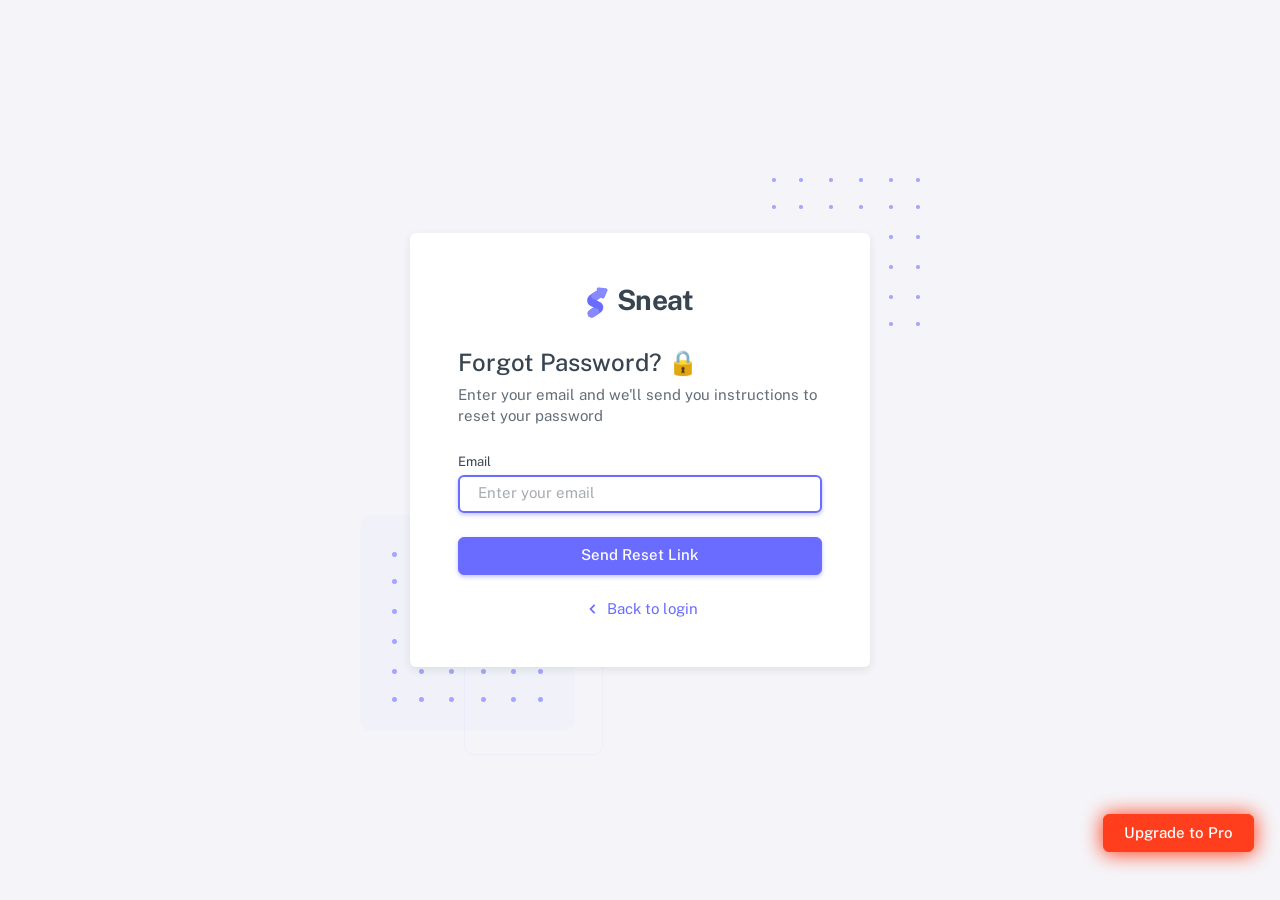
<file: AppBookingResPi4/sneat-bootstrap-html-admin-template-free-v3.0.0/sneat-bootstrap-html-admin-template-free/html/auth-forgot-password-basic.html>
<!doctype html>

<html
  lang="en"
  class="layout-wide customizer-hide"
  data-assets-path="../assets/"
  data-template="vertical-menu-template-free">
  <head>
    <meta charset="utf-8" />
    <meta
      name="viewport"
      content="width=device-width, initial-scale=1.0, user-scalable=no, minimum-scale=1.0, maximum-scale=1.0" />

    <title>Demo: Forgot Password Basic - Pages | Sneat - Bootstrap Dashboard FREE</title>

    <meta name="description" content="" />

    <!-- Favicon -->
    <link rel="icon" type="image/x-icon" href="../assets/img/favicon/favicon.ico" />

    <!-- Fonts -->
    <link rel="preconnect" href="https://fonts.googleapis.com" />
    <link rel="preconnect" href="https://fonts.gstatic.com" crossorigin />
    <link
      href="https://fonts.googleapis.com/css2?family=Public+Sans:ital,wght@0,300;0,400;0,500;0,600;0,700;1,300;1,400;1,500;1,600;1,700&display=swap"
      rel="stylesheet" />

    <link rel="stylesheet" href="../assets/vendor/fonts/iconify-icons.css" />

    <!-- Core CSS -->
    <!-- build:css assets/vendor/css/theme.css  -->

    <link rel="stylesheet" href="../assets/vendor/css/core.css" />
    <link rel="stylesheet" href="../assets/css/demo.css" />

    <!-- Vendors CSS -->

    <link rel="stylesheet" href="../assets/vendor/libs/perfect-scrollbar/perfect-scrollbar.css" />

    <!-- endbuild -->

    <!-- Page CSS -->
    <!-- Page -->
    <link rel="stylesheet" href="../assets/vendor/css/pages/page-auth.css" />

    <!-- Helpers -->
    <script src="../assets/vendor/js/helpers.js"></script>
    <!--! Template customizer & Theme config files MUST be included after core stylesheets and helpers.js in the <head> section -->

    <!--? Config:  Mandatory theme config file contain global vars & default theme options, Set your preferred theme option in this file.  -->

    <script src="../assets/js/config.js"></script>
  </head>

  <body>
    <!-- Content -->

    <div class="container-xxl">
      <div class="authentication-wrapper authentication-basic container-p-y">
        <div class="authentication-inner">
          <!-- Forgot Password -->
          <div class="card px-sm-6 px-0">
            <div class="card-body">
              <!-- Logo -->
              <div class="app-brand justify-content-center mb-6">
                <a href="index.html" class="app-brand-link gap-2">
                  <span class="app-brand-logo demo">
                    <span class="text-primary">
                      <svg
                        width="25"
                        viewBox="0 0 25 42"
                        version="1.1"
                        xmlns="http://www.w3.org/2000/svg"
                        xmlns:xlink="http://www.w3.org/1999/xlink">
                        <defs>
                          <path
                            d="M13.7918663,0.358365126 L3.39788168,7.44174259 C0.566865006,9.69408886 -0.379795268,12.4788597 0.557900856,15.7960551 C0.68998853,16.2305145 1.09562888,17.7872135 3.12357076,19.2293357 C3.8146334,19.7207684 5.32369333,20.3834223 7.65075054,21.2172976 L7.59773219,21.2525164 L2.63468769,24.5493413 C0.445452254,26.3002124 0.0884951797,28.5083815 1.56381646,31.1738486 C2.83770406,32.8170431 5.20850219,33.2640127 7.09180128,32.5391577 C8.347334,32.0559211 11.4559176,30.0011079 16.4175519,26.3747182 C18.0338572,24.4997857 18.6973423,22.4544883 18.4080071,20.2388261 C17.963753,17.5346866 16.1776345,15.5799961 13.0496516,14.3747546 L10.9194936,13.4715819 L18.6192054,7.984237 L13.7918663,0.358365126 Z"
                            id="path-1"></path>
                          <path
                            d="M5.47320593,6.00457225 C4.05321814,8.216144 4.36334763,10.0722806 6.40359441,11.5729822 C8.61520715,12.571656 10.0999176,13.2171421 10.8577257,13.5094407 L15.5088241,14.433041 L18.6192054,7.984237 C15.5364148,3.11535317 13.9273018,0.573395879 13.7918663,0.358365126 C13.5790555,0.511491653 10.8061687,2.3935607 5.47320593,6.00457225 Z"
                            id="path-3"></path>
                          <path
                            d="M7.50063644,21.2294429 L12.3234468,23.3159332 C14.1688022,24.7579751 14.397098,26.4880487 13.008334,28.506154 C11.6195701,30.5242593 10.3099883,31.790241 9.07958868,32.3040991 C5.78142938,33.4346997 4.13234973,34 4.13234973,34 C4.13234973,34 2.75489982,33.0538207 2.37032616e-14,31.1614621 C-0.55822714,27.8186216 -0.55822714,26.0572515 -4.05231404e-15,25.8773518 C0.83734071,25.6075023 2.77988457,22.8248993 3.3049379,22.52991 C3.65497346,22.3332504 5.05353963,21.8997614 7.50063644,21.2294429 Z"
                            id="path-4"></path>
                          <path
                            d="M20.6,7.13333333 L25.6,13.8 C26.2627417,14.6836556 26.0836556,15.9372583 25.2,16.6 C24.8538077,16.8596443 24.4327404,17 24,17 L14,17 C12.8954305,17 12,16.1045695 12,15 C12,14.5672596 12.1403557,14.1461923 12.4,13.8 L17.4,7.13333333 C18.0627417,6.24967773 19.3163444,6.07059163 20.2,6.73333333 C20.3516113,6.84704183 20.4862915,6.981722 20.6,7.13333333 Z"
                            id="path-5"></path>
                        </defs>
                        <g id="g-app-brand" stroke="none" stroke-width="1" fill="none" fill-rule="evenodd">
                          <g id="Brand-Logo" transform="translate(-27.000000, -15.000000)">
                            <g id="Icon" transform="translate(27.000000, 15.000000)">
                              <g id="Mask" transform="translate(0.000000, 8.000000)">
                                <mask id="mask-2" fill="white">
                                  <use xlink:href="#path-1"></use>
                                </mask>
                                <use fill="currentColor" xlink:href="#path-1"></use>
                                <g id="Path-3" mask="url(#mask-2)">
                                  <use fill="currentColor" xlink:href="#path-3"></use>
                                  <use fill-opacity="0.2" fill="#FFFFFF" xlink:href="#path-3"></use>
                                </g>
                                <g id="Path-4" mask="url(#mask-2)">
                                  <use fill="currentColor" xlink:href="#path-4"></use>
                                  <use fill-opacity="0.2" fill="#FFFFFF" xlink:href="#path-4"></use>
                                </g>
                              </g>
                              <g
                                id="Triangle"
                                transform="translate(19.000000, 11.000000) rotate(-300.000000) translate(-19.000000, -11.000000) ">
                                <use fill="currentColor" xlink:href="#path-5"></use>
                                <use fill-opacity="0.2" fill="#FFFFFF" xlink:href="#path-5"></use>
                              </g>
                            </g>
                          </g>
                        </g>
                      </svg>
                    </span>
                  </span>
                  <span class="app-brand-text demo text-heading fw-bold">Sneat</span>
                </a>
              </div>
              <!-- /Logo -->
              <h4 class="mb-1">Forgot Password? 🔒</h4>
              <p class="mb-6">Enter your email and we'll send you instructions to reset your password</p>
              <form id="formAuthentication" class="mb-6" action="index.html">
                <div class="mb-6">
                  <label for="email" class="form-label">Email</label>
                  <input
                    type="text"
                    class="form-control"
                    id="email"
                    name="email"
                    placeholder="Enter your email"
                    autofocus />
                </div>
                <button class="btn btn-primary d-grid w-100">Send Reset Link</button>
              </form>
              <div class="text-center">
                <a href="auth-login-basic.html" class="d-flex justify-content-center">
                  <i class="icon-base bx bx-chevron-left me-1"></i>
                  Back to login
                </a>
              </div>
            </div>
          </div>
          <!-- /Forgot Password -->
        </div>
      </div>
    </div>

    <!-- / Content -->

    <div class="buy-now">
      <a
        href="https://themeselection.com/item/sneat-dashboard-pro-bootstrap/"
        target="_blank"
        class="btn btn-danger btn-buy-now"
        >Upgrade to Pro</a
      >
    </div>

    <!-- Core JS -->

    <script src="../assets/vendor/libs/jquery/jquery.js"></script>

    <script src="../assets/vendor/libs/popper/popper.js"></script>
    <script src="../assets/vendor/js/bootstrap.js"></script>

    <script src="../assets/vendor/libs/perfect-scrollbar/perfect-scrollbar.js"></script>

    <script src="../assets/vendor/js/menu.js"></script>

    <!-- endbuild -->

    <!-- Vendors JS -->

    <!-- Main JS -->

    <script src="../assets/js/main.js"></script>

    <!-- Page JS -->

    <!-- Place this tag before closing body tag for github widget button. -->
    <script async defer src="https://buttons.github.io/buttons.js"></script>
  </body>
</html>
</file>
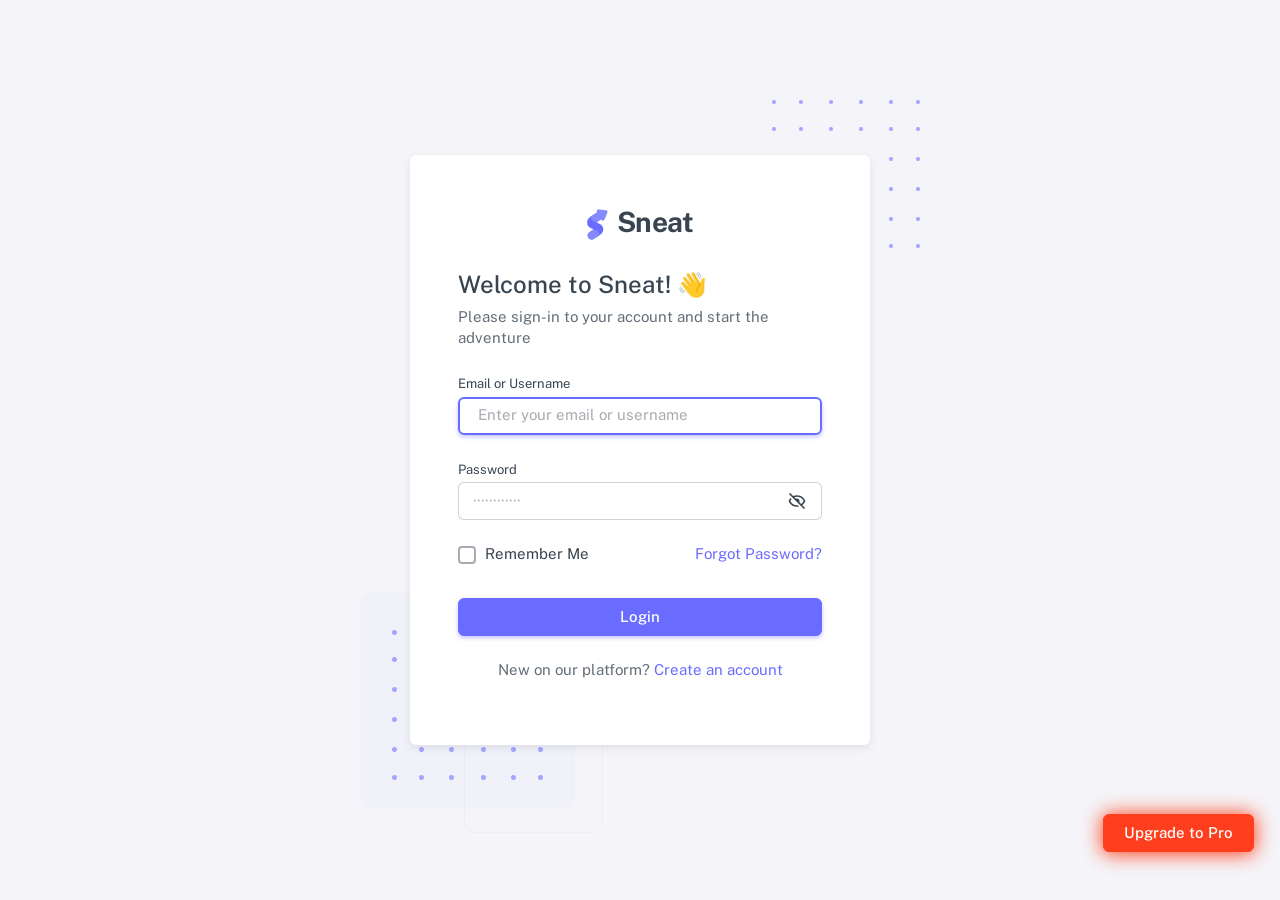
<file: AppBookingResPi4/sneat-bootstrap-html-admin-template-free-v3.0.0/sneat-bootstrap-html-admin-template-free/html/auth-login-basic.html>
<!doctype html>

<html
  lang="en"
  class="layout-wide customizer-hide"
  data-assets-path="../assets/"
  data-template="vertical-menu-template-free">
  <head>
    <meta charset="utf-8" />
    <meta
      name="viewport"
      content="width=device-width, initial-scale=1.0, user-scalable=no, minimum-scale=1.0, maximum-scale=1.0" />

    <title>Demo: Login Basic - Pages | Sneat - Bootstrap Dashboard FREE</title>

    <meta name="description" content="" />

    <!-- Favicon -->
    <link rel="icon" type="image/x-icon" href="../assets/img/favicon/favicon.ico" />

    <!-- Fonts -->
    <link rel="preconnect" href="https://fonts.googleapis.com" />
    <link rel="preconnect" href="https://fonts.gstatic.com" crossorigin />
    <link
      href="https://fonts.googleapis.com/css2?family=Public+Sans:ital,wght@0,300;0,400;0,500;0,600;0,700;1,300;1,400;1,500;1,600;1,700&display=swap"
      rel="stylesheet" />

    <link rel="stylesheet" href="../assets/vendor/fonts/iconify-icons.css" />

    <!-- Core CSS -->
    <!-- build:css assets/vendor/css/theme.css  -->

    <link rel="stylesheet" href="../assets/vendor/css/core.css" />
    <link rel="stylesheet" href="../assets/css/demo.css" />

    <!-- Vendors CSS -->

    <link rel="stylesheet" href="../assets/vendor/libs/perfect-scrollbar/perfect-scrollbar.css" />

    <!-- endbuild -->

    <!-- Page CSS -->
    <!-- Page -->
    <link rel="stylesheet" href="../assets/vendor/css/pages/page-auth.css" />

    <!-- Helpers -->
    <script src="../assets/vendor/js/helpers.js"></script>
    <!--! Template customizer & Theme config files MUST be included after core stylesheets and helpers.js in the <head> section -->

    <!--? Config:  Mandatory theme config file contain global vars & default theme options, Set your preferred theme option in this file.  -->

    <script src="../assets/js/config.js"></script>
  </head>

  <body>
    <!-- Content -->

    <div class="container-xxl">
      <div class="authentication-wrapper authentication-basic container-p-y">
        <div class="authentication-inner">
          <!-- Register -->
          <div class="card px-sm-6 px-0">
            <div class="card-body">
              <!-- Logo -->
              <div class="app-brand justify-content-center">
                <a href="index.html" class="app-brand-link gap-2">
                  <span class="app-brand-logo demo">
                    <span class="text-primary">
                      <svg
                        width="25"
                        viewBox="0 0 25 42"
                        version="1.1"
                        xmlns="http://www.w3.org/2000/svg"
                        xmlns:xlink="http://www.w3.org/1999/xlink">
                        <defs>
                          <path
                            d="M13.7918663,0.358365126 L3.39788168,7.44174259 C0.566865006,9.69408886 -0.379795268,12.4788597 0.557900856,15.7960551 C0.68998853,16.2305145 1.09562888,17.7872135 3.12357076,19.2293357 C3.8146334,19.7207684 5.32369333,20.3834223 7.65075054,21.2172976 L7.59773219,21.2525164 L2.63468769,24.5493413 C0.445452254,26.3002124 0.0884951797,28.5083815 1.56381646,31.1738486 C2.83770406,32.8170431 5.20850219,33.2640127 7.09180128,32.5391577 C8.347334,32.0559211 11.4559176,30.0011079 16.4175519,26.3747182 C18.0338572,24.4997857 18.6973423,22.4544883 18.4080071,20.2388261 C17.963753,17.5346866 16.1776345,15.5799961 13.0496516,14.3747546 L10.9194936,13.4715819 L18.6192054,7.984237 L13.7918663,0.358365126 Z"
                            id="path-1"></path>
                          <path
                            d="M5.47320593,6.00457225 C4.05321814,8.216144 4.36334763,10.0722806 6.40359441,11.5729822 C8.61520715,12.571656 10.0999176,13.2171421 10.8577257,13.5094407 L15.5088241,14.433041 L18.6192054,7.984237 C15.5364148,3.11535317 13.9273018,0.573395879 13.7918663,0.358365126 C13.5790555,0.511491653 10.8061687,2.3935607 5.47320593,6.00457225 Z"
                            id="path-3"></path>
                          <path
                            d="M7.50063644,21.2294429 L12.3234468,23.3159332 C14.1688022,24.7579751 14.397098,26.4880487 13.008334,28.506154 C11.6195701,30.5242593 10.3099883,31.790241 9.07958868,32.3040991 C5.78142938,33.4346997 4.13234973,34 4.13234973,34 C4.13234973,34 2.75489982,33.0538207 2.37032616e-14,31.1614621 C-0.55822714,27.8186216 -0.55822714,26.0572515 -4.05231404e-15,25.8773518 C0.83734071,25.6075023 2.77988457,22.8248993 3.3049379,22.52991 C3.65497346,22.3332504 5.05353963,21.8997614 7.50063644,21.2294429 Z"
                            id="path-4"></path>
                          <path
                            d="M20.6,7.13333333 L25.6,13.8 C26.2627417,14.6836556 26.0836556,15.9372583 25.2,16.6 C24.8538077,16.8596443 24.4327404,17 24,17 L14,17 C12.8954305,17 12,16.1045695 12,15 C12,14.5672596 12.1403557,14.1461923 12.4,13.8 L17.4,7.13333333 C18.0627417,6.24967773 19.3163444,6.07059163 20.2,6.73333333 C20.3516113,6.84704183 20.4862915,6.981722 20.6,7.13333333 Z"
                            id="path-5"></path>
                        </defs>
                        <g id="g-app-brand" stroke="none" stroke-width="1" fill="none" fill-rule="evenodd">
                          <g id="Brand-Logo" transform="translate(-27.000000, -15.000000)">
                            <g id="Icon" transform="translate(27.000000, 15.000000)">
                              <g id="Mask" transform="translate(0.000000, 8.000000)">
                                <mask id="mask-2" fill="white">
                                  <use xlink:href="#path-1"></use>
                                </mask>
                                <use fill="currentColor" xlink:href="#path-1"></use>
                                <g id="Path-3" mask="url(#mask-2)">
                                  <use fill="currentColor" xlink:href="#path-3"></use>
                                  <use fill-opacity="0.2" fill="#FFFFFF" xlink:href="#path-3"></use>
                                </g>
                                <g id="Path-4" mask="url(#mask-2)">
                                  <use fill="currentColor" xlink:href="#path-4"></use>
                                  <use fill-opacity="0.2" fill="#FFFFFF" xlink:href="#path-4"></use>
                                </g>
                              </g>
                              <g
                                id="Triangle"
                                transform="translate(19.000000, 11.000000) rotate(-300.000000) translate(-19.000000, -11.000000) ">
                                <use fill="currentColor" xlink:href="#path-5"></use>
                                <use fill-opacity="0.2" fill="#FFFFFF" xlink:href="#path-5"></use>
                              </g>
                            </g>
                          </g>
                        </g>
                      </svg>
                    </span>
                  </span>
                  <span class="app-brand-text demo text-heading fw-bold">Sneat</span>
                </a>
              </div>
              <!-- /Logo -->
              <h4 class="mb-1">Welcome to Sneat! 👋</h4>
              <p class="mb-6">Please sign-in to your account and start the adventure</p>

              <form id="formAuthentication" class="mb-6" action="index.html">
                <div class="mb-6">
                  <label for="email" class="form-label">Email or Username</label>
                  <input
                    type="text"
                    class="form-control"
                    id="email"
                    name="email-username"
                    placeholder="Enter your email or username"
                    autofocus />
                </div>
                <div class="mb-6 form-password-toggle">
                  <label class="form-label" for="password">Password</label>
                  <div class="input-group input-group-merge">
                    <input
                      type="password"
                      id="password"
                      class="form-control"
                      name="password"
                      placeholder="&#xb7;&#xb7;&#xb7;&#xb7;&#xb7;&#xb7;&#xb7;&#xb7;&#xb7;&#xb7;&#xb7;&#xb7;"
                      aria-describedby="password" />
                    <span class="input-group-text cursor-pointer"><i class="icon-base bx bx-hide"></i></span>
                  </div>
                </div>
                <div class="mb-8">
                  <div class="d-flex justify-content-between">
                    <div class="form-check mb-0">
                      <input class="form-check-input" type="checkbox" id="remember-me" />
                      <label class="form-check-label" for="remember-me"> Remember Me </label>
                    </div>
                    <a href="auth-forgot-password-basic.html">
                      <span>Forgot Password?</span>
                    </a>
                  </div>
                </div>
                <div class="mb-6">
                  <button class="btn btn-primary d-grid w-100" type="submit">Login</button>
                </div>
              </form>

              <p class="text-center">
                <span>New on our platform?</span>
                <a href="auth-register-basic.html">
                  <span>Create an account</span>
                </a>
              </p>
            </div>
          </div>
          <!-- /Register -->
        </div>
      </div>
    </div>

    <!-- / Content -->

    <div class="buy-now">
      <a
        href="https://themeselection.com/item/sneat-dashboard-pro-bootstrap/"
        target="_blank"
        class="btn btn-danger btn-buy-now"
        >Upgrade to Pro</a
      >
    </div>

    <!-- Core JS -->

    <script src="../assets/vendor/libs/jquery/jquery.js"></script>

    <script src="../assets/vendor/libs/popper/popper.js"></script>
    <script src="../assets/vendor/js/bootstrap.js"></script>

    <script src="../assets/vendor/libs/perfect-scrollbar/perfect-scrollbar.js"></script>

    <script src="../assets/vendor/js/menu.js"></script>

    <!-- endbuild -->

    <!-- Vendors JS -->

    <!-- Main JS -->

    <script src="../assets/js/main.js"></script>

    <!-- Page JS -->

    <!-- Place this tag before closing body tag for github widget button. -->
    <script async defer src="https://buttons.github.io/buttons.js"></script>
  </body>
</html>
</file>
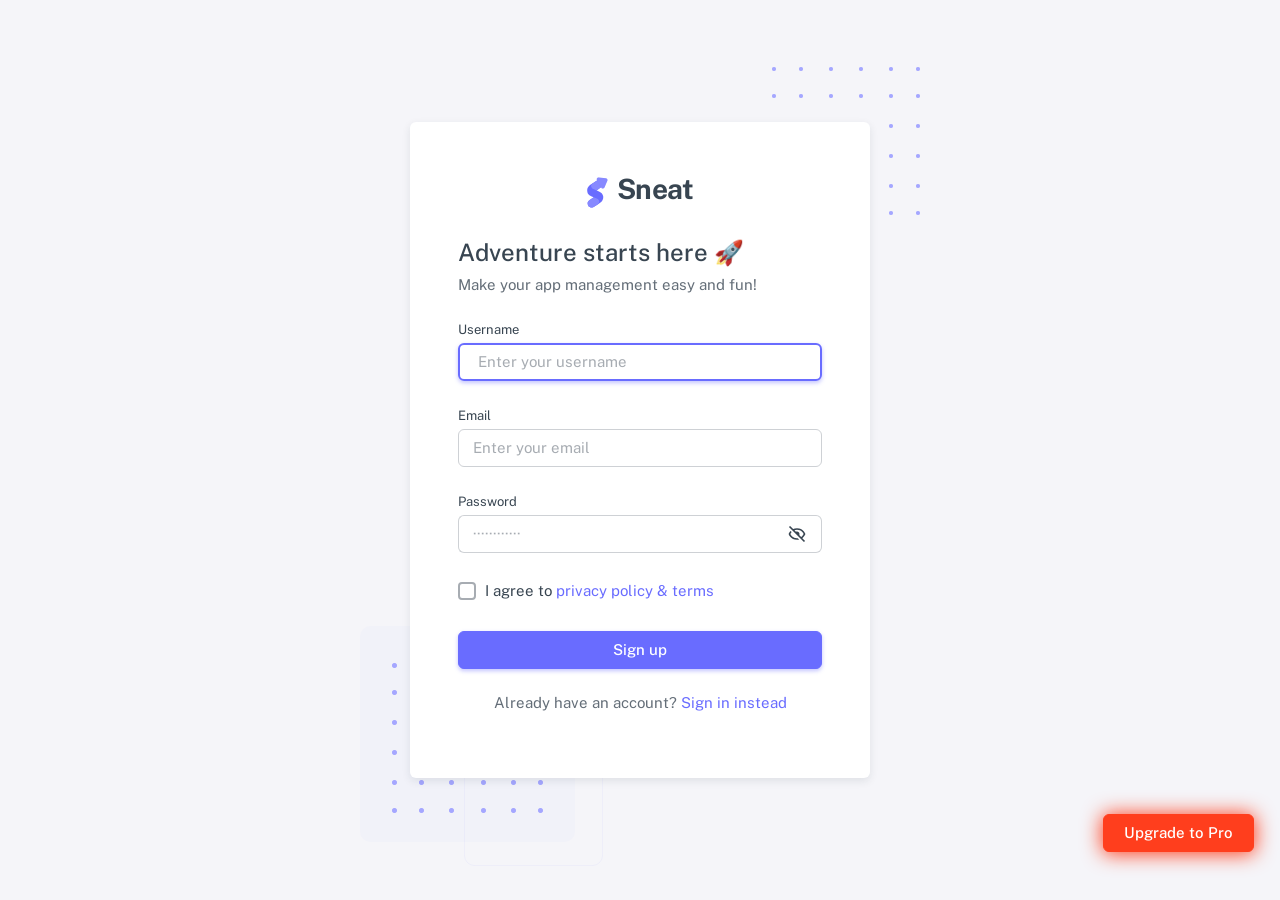
<file: AppBookingResPi4/sneat-bootstrap-html-admin-template-free-v3.0.0/sneat-bootstrap-html-admin-template-free/html/auth-register-basic.html>
<!doctype html>

<html
  lang="en"
  class="layout-wide customizer-hide"
  data-assets-path="../assets/"
  data-template="vertical-menu-template-free">
  <head>
    <meta charset="utf-8" />
    <meta
      name="viewport"
      content="width=device-width, initial-scale=1.0, user-scalable=no, minimum-scale=1.0, maximum-scale=1.0" />

    <title>Demo: Register Basic - Pages | Sneat - Bootstrap Dashboard FREE</title>

    <meta name="description" content="" />

    <!-- Favicon -->
    <link rel="icon" type="image/x-icon" href="../assets/img/favicon/favicon.ico" />

    <!-- Fonts -->
    <link rel="preconnect" href="https://fonts.googleapis.com" />
    <link rel="preconnect" href="https://fonts.gstatic.com" crossorigin />
    <link
      href="https://fonts.googleapis.com/css2?family=Public+Sans:ital,wght@0,300;0,400;0,500;0,600;0,700;1,300;1,400;1,500;1,600;1,700&display=swap"
      rel="stylesheet" />

    <link rel="stylesheet" href="../assets/vendor/fonts/iconify-icons.css" />

    <!-- Core CSS -->
    <!-- build:css assets/vendor/css/theme.css  -->

    <link rel="stylesheet" href="../assets/vendor/css/core.css" />
    <link rel="stylesheet" href="../assets/css/demo.css" />

    <!-- Vendors CSS -->

    <link rel="stylesheet" href="../assets/vendor/libs/perfect-scrollbar/perfect-scrollbar.css" />

    <!-- endbuild -->

    <!-- Page CSS -->
    <!-- Page -->
    <link rel="stylesheet" href="../assets/vendor/css/pages/page-auth.css" />

    <!-- Helpers -->
    <script src="../assets/vendor/js/helpers.js"></script>
    <!--! Template customizer & Theme config files MUST be included after core stylesheets and helpers.js in the <head> section -->

    <!--? Config:  Mandatory theme config file contain global vars & default theme options, Set your preferred theme option in this file.  -->

    <script src="../assets/js/config.js"></script>
  </head>

  <body>
    <!-- Content -->

    <div class="container-xxl">
      <div class="authentication-wrapper authentication-basic container-p-y">
        <div class="authentication-inner">
          <!-- Register Card -->
          <div class="card px-sm-6 px-0">
            <div class="card-body">
              <!-- Logo -->
              <div class="app-brand justify-content-center mb-6">
                <a href="index.html" class="app-brand-link gap-2">
                  <span class="app-brand-logo demo">
                    <span class="text-primary">
                      <svg
                        width="25"
                        viewBox="0 0 25 42"
                        version="1.1"
                        xmlns="http://www.w3.org/2000/svg"
                        xmlns:xlink="http://www.w3.org/1999/xlink">
                        <defs>
                          <path
                            d="M13.7918663,0.358365126 L3.39788168,7.44174259 C0.566865006,9.69408886 -0.379795268,12.4788597 0.557900856,15.7960551 C0.68998853,16.2305145 1.09562888,17.7872135 3.12357076,19.2293357 C3.8146334,19.7207684 5.32369333,20.3834223 7.65075054,21.2172976 L7.59773219,21.2525164 L2.63468769,24.5493413 C0.445452254,26.3002124 0.0884951797,28.5083815 1.56381646,31.1738486 C2.83770406,32.8170431 5.20850219,33.2640127 7.09180128,32.5391577 C8.347334,32.0559211 11.4559176,30.0011079 16.4175519,26.3747182 C18.0338572,24.4997857 18.6973423,22.4544883 18.4080071,20.2388261 C17.963753,17.5346866 16.1776345,15.5799961 13.0496516,14.3747546 L10.9194936,13.4715819 L18.6192054,7.984237 L13.7918663,0.358365126 Z"
                            id="path-1"></path>
                          <path
                            d="M5.47320593,6.00457225 C4.05321814,8.216144 4.36334763,10.0722806 6.40359441,11.5729822 C8.61520715,12.571656 10.0999176,13.2171421 10.8577257,13.5094407 L15.5088241,14.433041 L18.6192054,7.984237 C15.5364148,3.11535317 13.9273018,0.573395879 13.7918663,0.358365126 C13.5790555,0.511491653 10.8061687,2.3935607 5.47320593,6.00457225 Z"
                            id="path-3"></path>
                          <path
                            d="M7.50063644,21.2294429 L12.3234468,23.3159332 C14.1688022,24.7579751 14.397098,26.4880487 13.008334,28.506154 C11.6195701,30.5242593 10.3099883,31.790241 9.07958868,32.3040991 C5.78142938,33.4346997 4.13234973,34 4.13234973,34 C4.13234973,34 2.75489982,33.0538207 2.37032616e-14,31.1614621 C-0.55822714,27.8186216 -0.55822714,26.0572515 -4.05231404e-15,25.8773518 C0.83734071,25.6075023 2.77988457,22.8248993 3.3049379,22.52991 C3.65497346,22.3332504 5.05353963,21.8997614 7.50063644,21.2294429 Z"
                            id="path-4"></path>
                          <path
                            d="M20.6,7.13333333 L25.6,13.8 C26.2627417,14.6836556 26.0836556,15.9372583 25.2,16.6 C24.8538077,16.8596443 24.4327404,17 24,17 L14,17 C12.8954305,17 12,16.1045695 12,15 C12,14.5672596 12.1403557,14.1461923 12.4,13.8 L17.4,7.13333333 C18.0627417,6.24967773 19.3163444,6.07059163 20.2,6.73333333 C20.3516113,6.84704183 20.4862915,6.981722 20.6,7.13333333 Z"
                            id="path-5"></path>
                        </defs>
                        <g id="g-app-brand" stroke="none" stroke-width="1" fill="none" fill-rule="evenodd">
                          <g id="Brand-Logo" transform="translate(-27.000000, -15.000000)">
                            <g id="Icon" transform="translate(27.000000, 15.000000)">
                              <g id="Mask" transform="translate(0.000000, 8.000000)">
                                <mask id="mask-2" fill="white">
                                  <use xlink:href="#path-1"></use>
                                </mask>
                                <use fill="currentColor" xlink:href="#path-1"></use>
                                <g id="Path-3" mask="url(#mask-2)">
                                  <use fill="currentColor" xlink:href="#path-3"></use>
                                  <use fill-opacity="0.2" fill="#FFFFFF" xlink:href="#path-3"></use>
                                </g>
                                <g id="Path-4" mask="url(#mask-2)">
                                  <use fill="currentColor" xlink:href="#path-4"></use>
                                  <use fill-opacity="0.2" fill="#FFFFFF" xlink:href="#path-4"></use>
                                </g>
                              </g>
                              <g
                                id="Triangle"
                                transform="translate(19.000000, 11.000000) rotate(-300.000000) translate(-19.000000, -11.000000) ">
                                <use fill="currentColor" xlink:href="#path-5"></use>
                                <use fill-opacity="0.2" fill="#FFFFFF" xlink:href="#path-5"></use>
                              </g>
                            </g>
                          </g>
                        </g>
                      </svg>
                    </span>
                  </span>
                  <span class="app-brand-text demo text-heading fw-bold">Sneat</span>
                </a>
              </div>
              <!-- /Logo -->
              <h4 class="mb-1">Adventure starts here 🚀</h4>
              <p class="mb-6">Make your app management easy and fun!</p>

              <form id="formAuthentication" class="mb-6" action="index.html">
                <div class="mb-6">
                  <label for="username" class="form-label">Username</label>
                  <input
                    type="text"
                    class="form-control"
                    id="username"
                    name="username"
                    placeholder="Enter your username"
                    autofocus />
                </div>
                <div class="mb-6">
                  <label for="email" class="form-label">Email</label>
                  <input type="text" class="form-control" id="email" name="email" placeholder="Enter your email" />
                </div>
                <div class="form-password-toggle">
                  <label class="form-label" for="password">Password</label>
                  <div class="input-group input-group-merge">
                    <input
                      type="password"
                      id="password"
                      class="form-control"
                      name="password"
                      placeholder="&#xb7;&#xb7;&#xb7;&#xb7;&#xb7;&#xb7;&#xb7;&#xb7;&#xb7;&#xb7;&#xb7;&#xb7;"
                      aria-describedby="password" />
                    <span class="input-group-text cursor-pointer"><i class="icon-base bx bx-hide"></i></span>
                  </div>
                </div>
                <div class="my-7">
                  <div class="form-check mb-0">
                    <input class="form-check-input" type="checkbox" id="terms-conditions" name="terms" />
                    <label class="form-check-label" for="terms-conditions">
                      I agree to
                      <a href="javascript:void(0);">privacy policy & terms</a>
                    </label>
                  </div>
                </div>
                <button class="btn btn-primary d-grid w-100">Sign up</button>
              </form>

              <p class="text-center">
                <span>Already have an account?</span>
                <a href="auth-login-basic.html">
                  <span>Sign in instead</span>
                </a>
              </p>
            </div>
          </div>
          <!-- Register Card -->
        </div>
      </div>
    </div>

    <!-- / Content -->

    <div class="buy-now">
      <a
        href="https://themeselection.com/item/sneat-dashboard-pro-bootstrap/"
        target="_blank"
        class="btn btn-danger btn-buy-now"
        >Upgrade to Pro</a
      >
    </div>

    <!-- Core JS -->

    <script src="../assets/vendor/libs/jquery/jquery.js"></script>

    <script src="../assets/vendor/libs/popper/popper.js"></script>
    <script src="../assets/vendor/js/bootstrap.js"></script>

    <script src="../assets/vendor/libs/perfect-scrollbar/perfect-scrollbar.js"></script>

    <script src="../assets/vendor/js/menu.js"></script>

    <!-- endbuild -->

    <!-- Vendors JS -->

    <!-- Main JS -->

    <script src="../assets/js/main.js"></script>

    <!-- Page JS -->

    <!-- Place this tag before closing body tag for github widget button. -->
    <script async defer src="https://buttons.github.io/buttons.js"></script>
  </body>
</html>
</file>
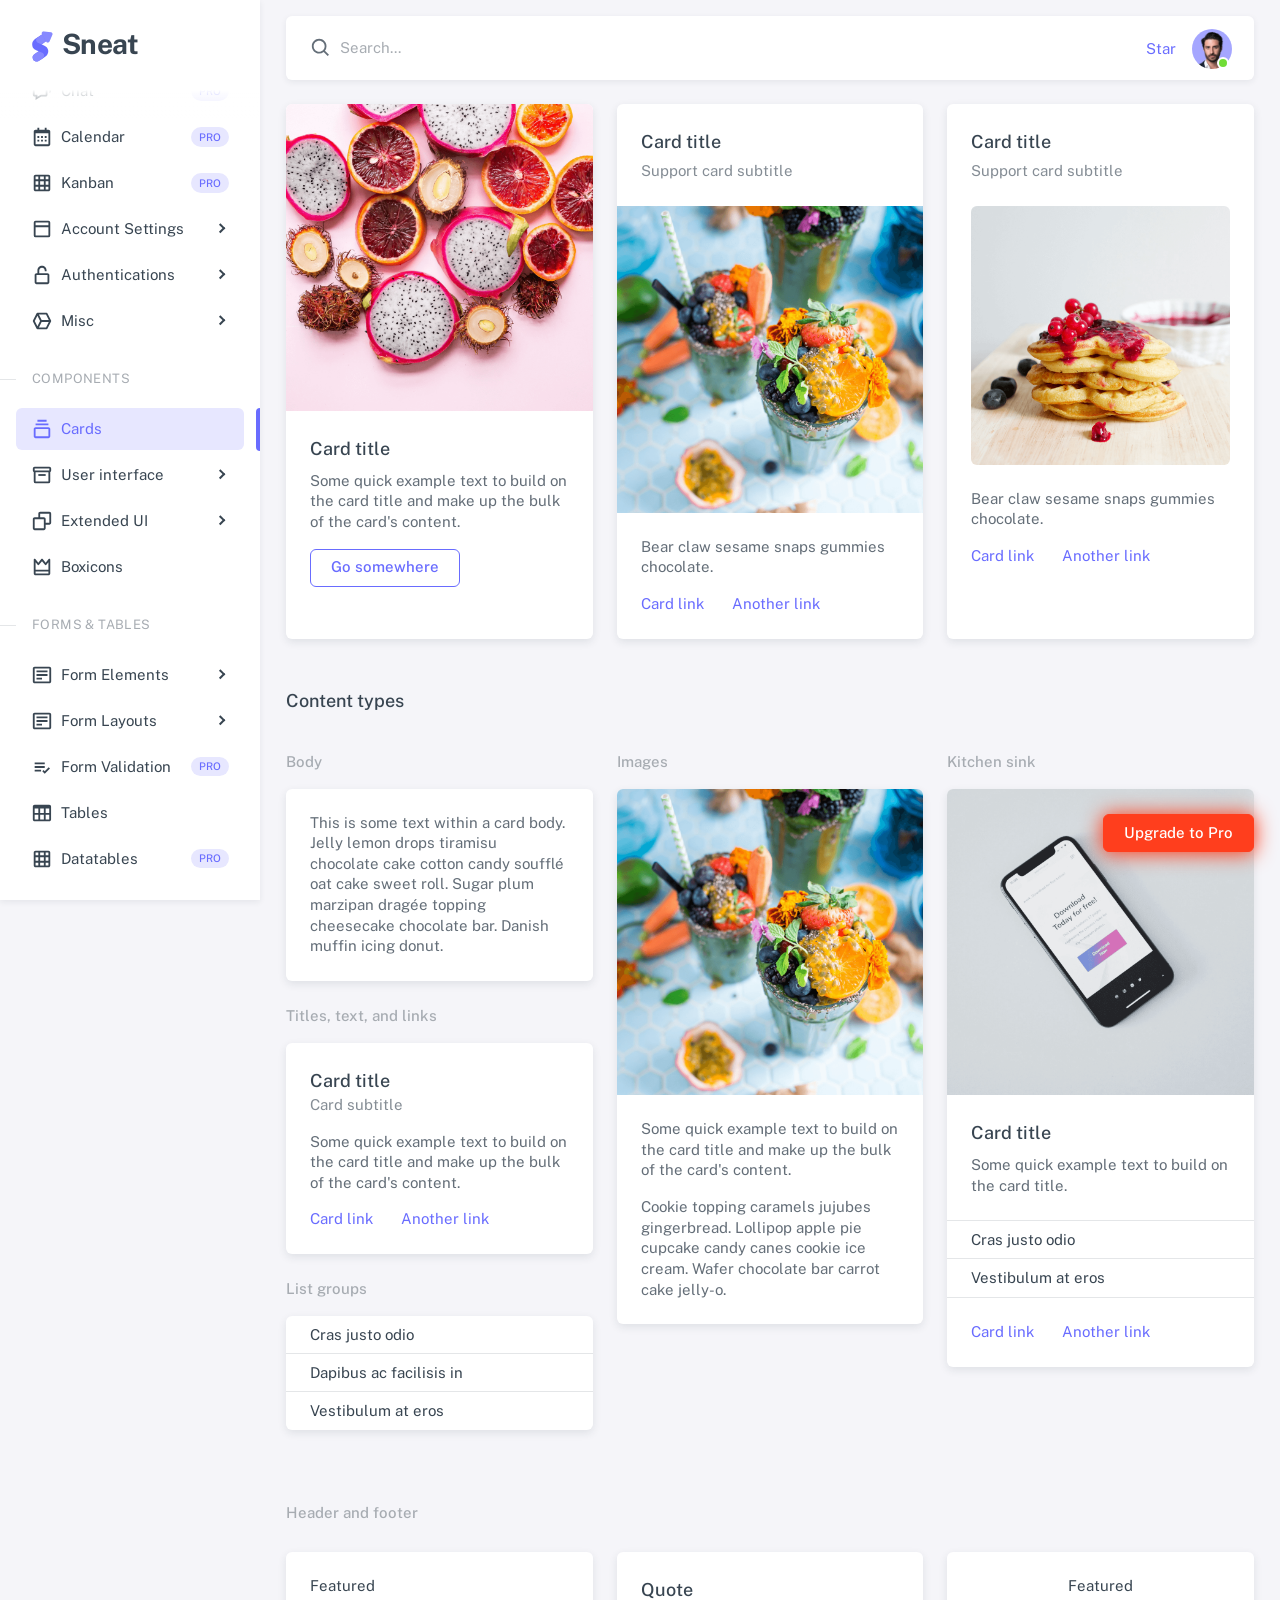
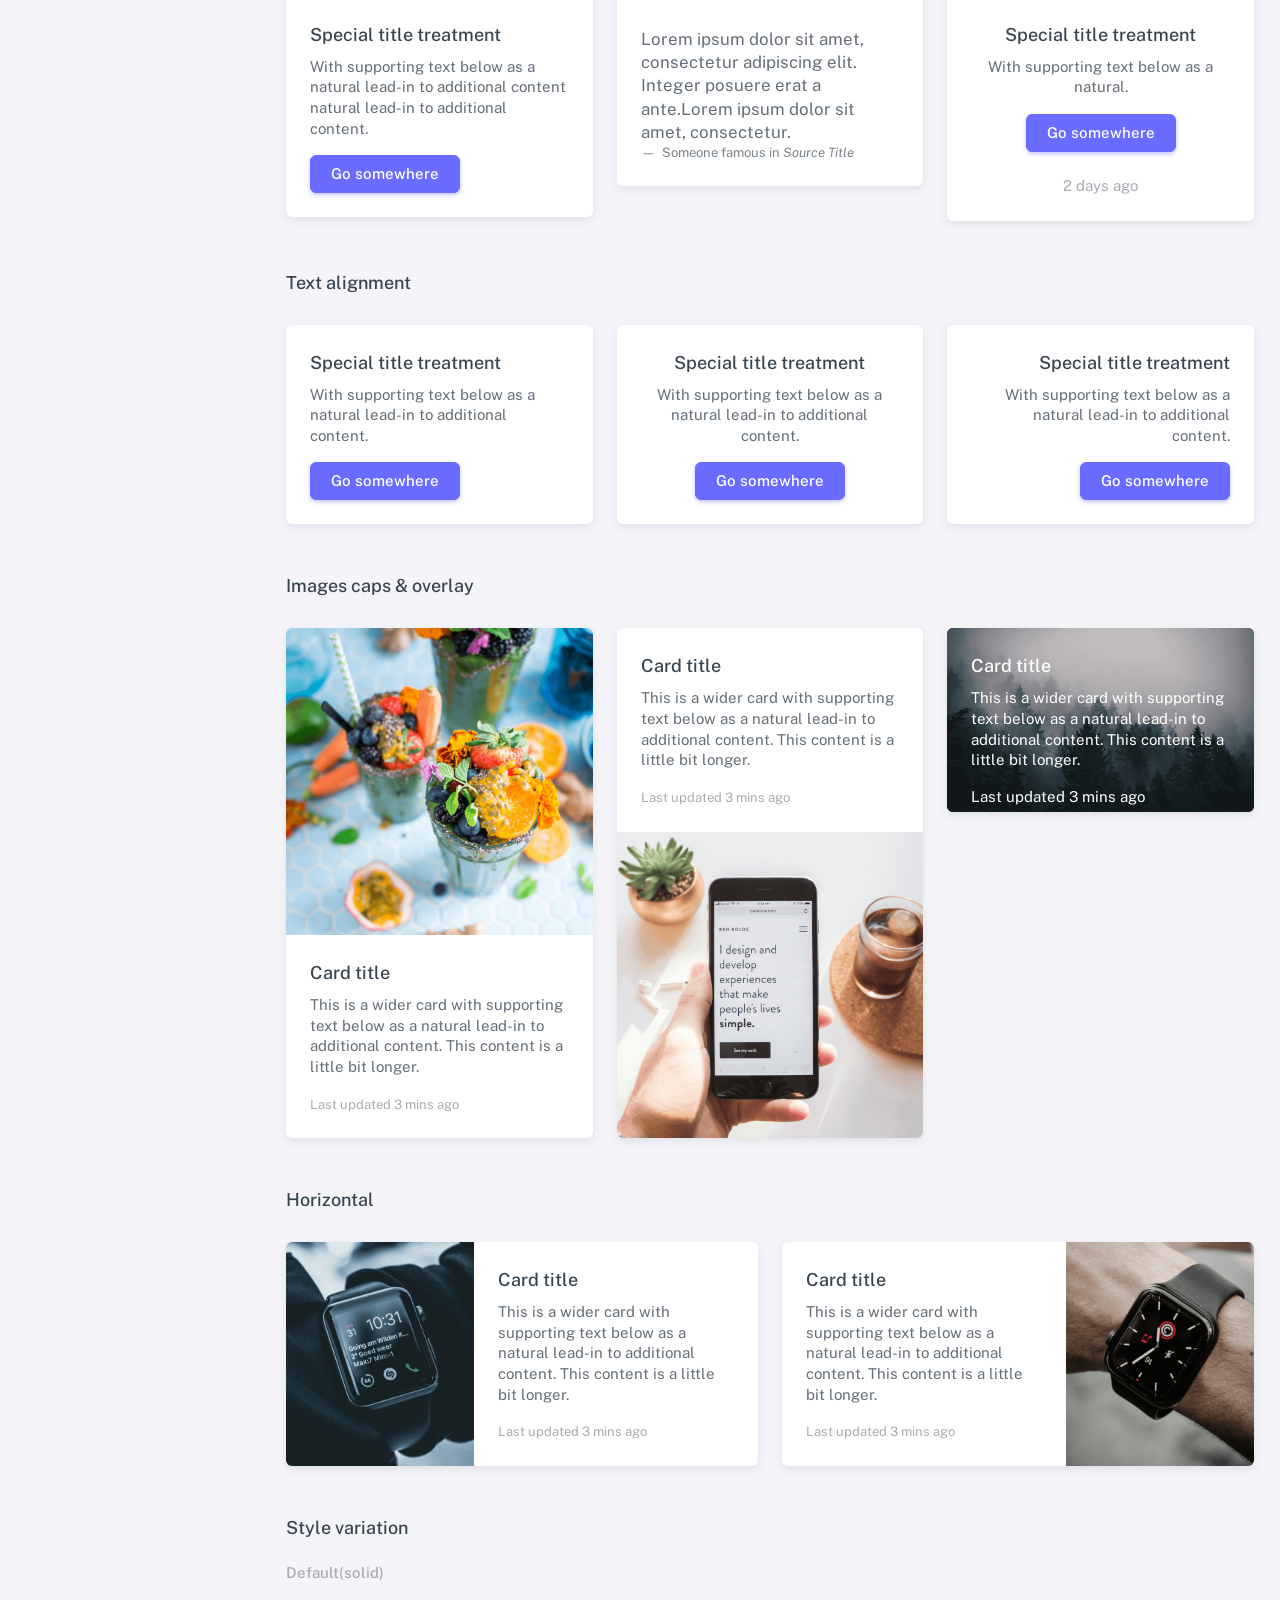
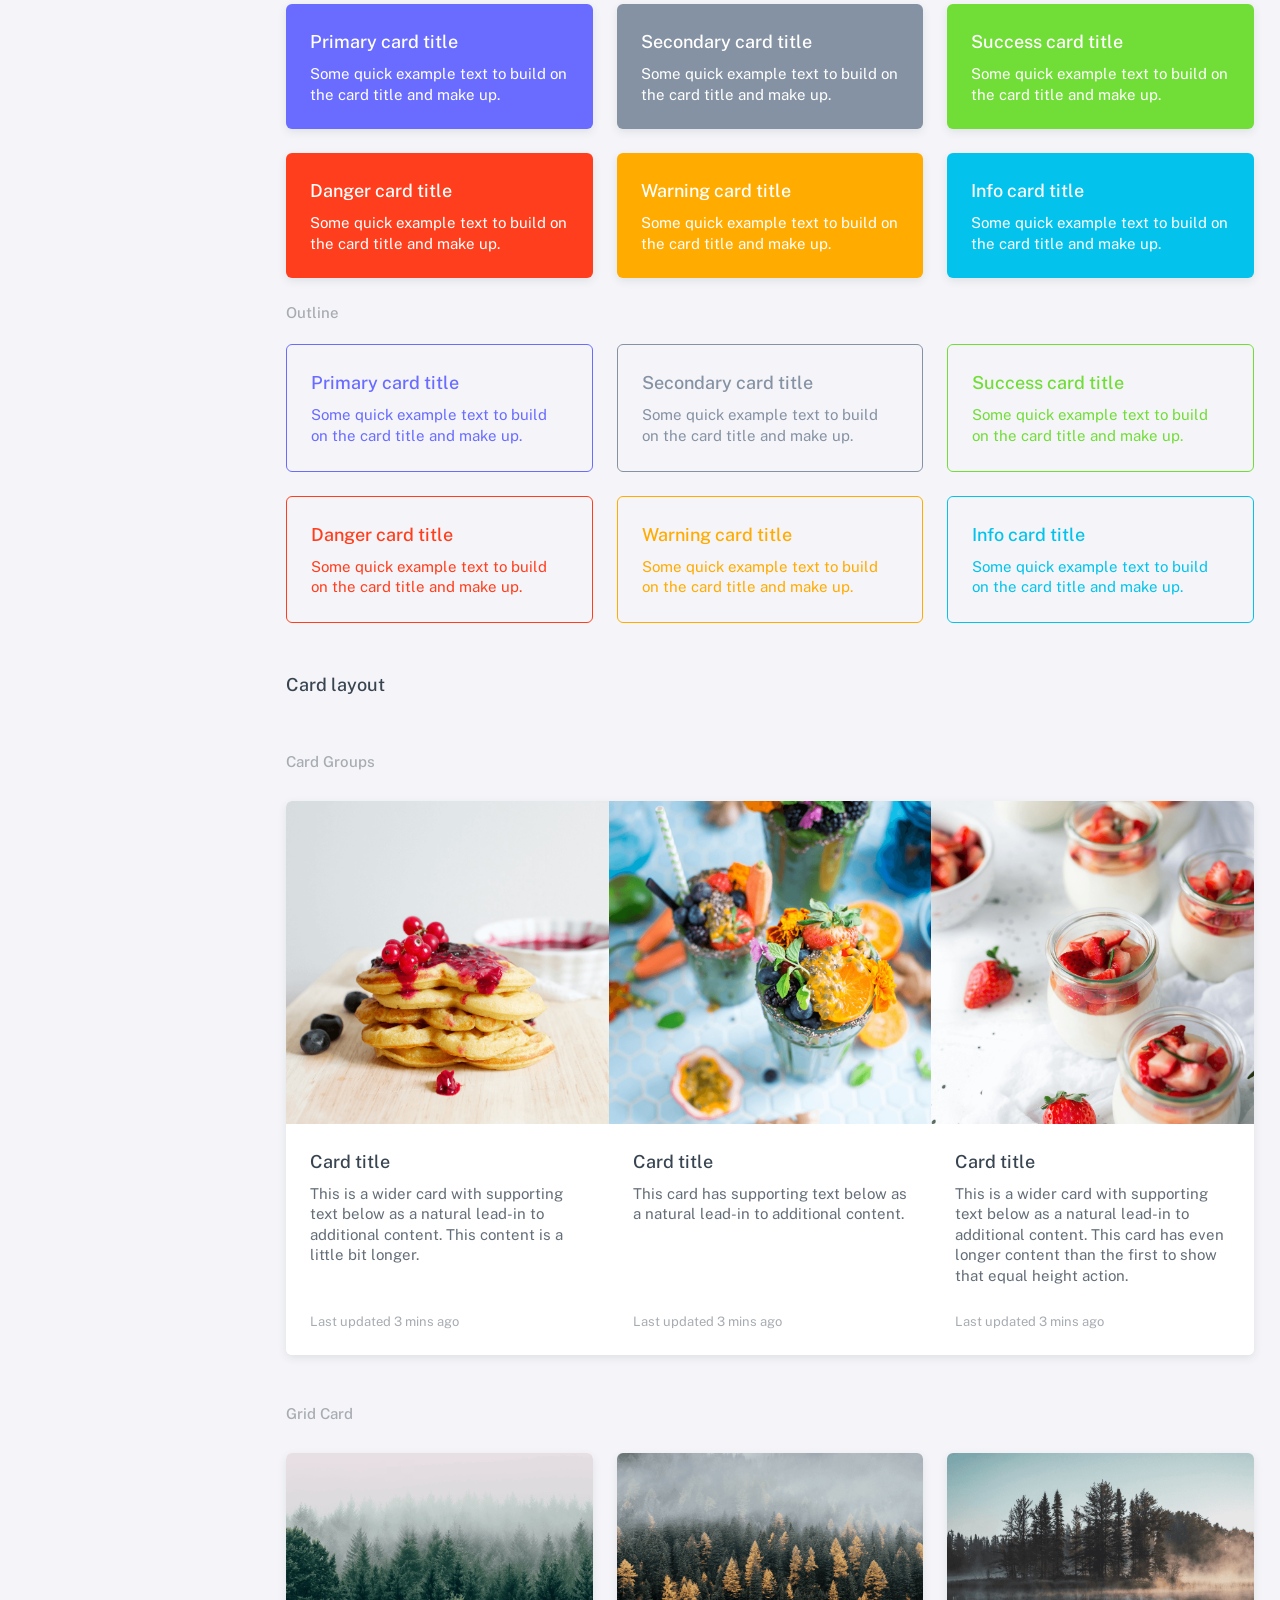
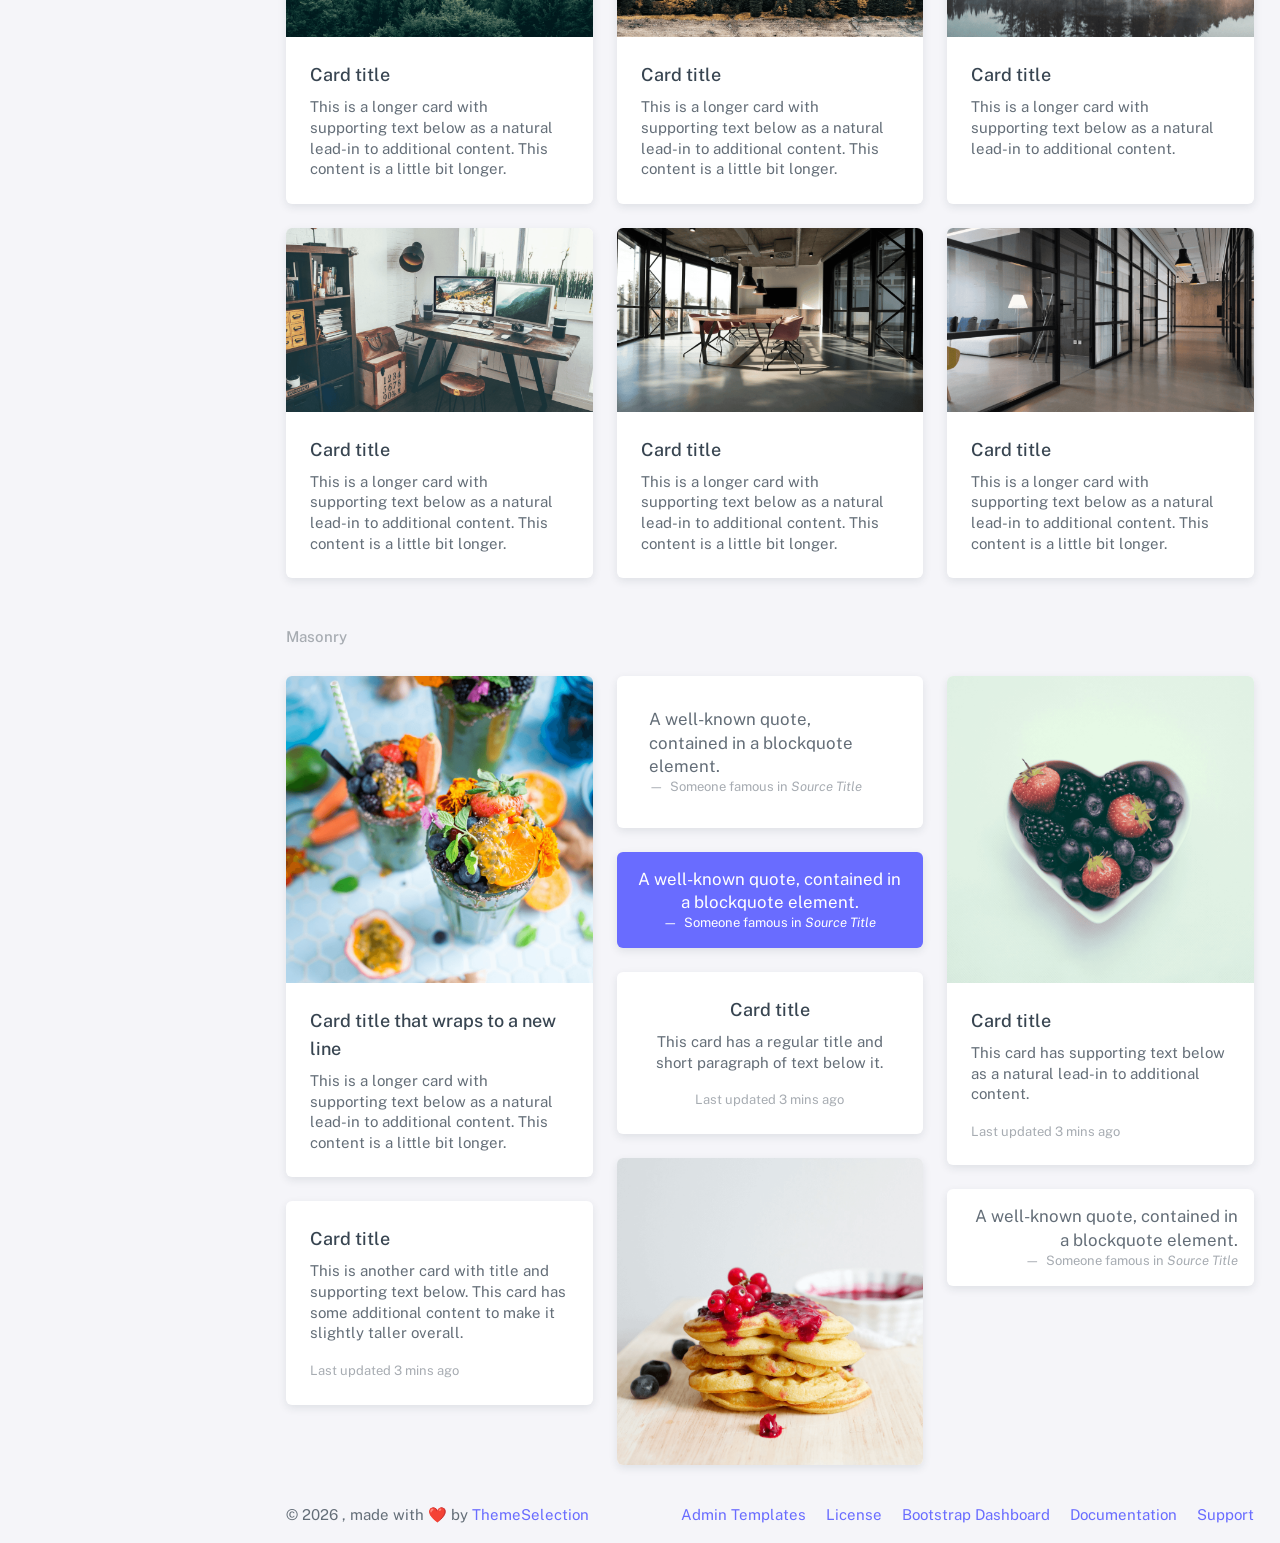
<file: AppBookingResPi4/sneat-bootstrap-html-admin-template-free-v3.0.0/sneat-bootstrap-html-admin-template-free/html/cards-basic.html>
<!doctype html>

<html
  lang="en"
  class="layout-menu-fixed layout-compact"
  data-assets-path="../assets/"
  data-template="vertical-menu-template-free">
  <head>
    <meta charset="utf-8" />
    <meta
      name="viewport"
      content="width=device-width, initial-scale=1.0, user-scalable=no, minimum-scale=1.0, maximum-scale=1.0" />

    <title>Demo: Cards basic - UI elements | Sneat - Bootstrap Dashboard FREE</title>

    <meta name="description" content="" />

    <!-- Favicon -->
    <link rel="icon" type="image/x-icon" href="../assets/img/favicon/favicon.ico" />

    <!-- Fonts -->
    <link rel="preconnect" href="https://fonts.googleapis.com" />
    <link rel="preconnect" href="https://fonts.gstatic.com" crossorigin />
    <link
      href="https://fonts.googleapis.com/css2?family=Public+Sans:ital,wght@0,300;0,400;0,500;0,600;0,700;1,300;1,400;1,500;1,600;1,700&display=swap"
      rel="stylesheet" />

    <link rel="stylesheet" href="../assets/vendor/fonts/iconify-icons.css" />

    <!-- Core CSS -->
    <!-- build:css assets/vendor/css/theme.css  -->

    <link rel="stylesheet" href="../assets/vendor/css/core.css" />
    <link rel="stylesheet" href="../assets/css/demo.css" />

    <!-- Vendors CSS -->

    <link rel="stylesheet" href="../assets/vendor/libs/perfect-scrollbar/perfect-scrollbar.css" />

    <!-- endbuild -->

    <!-- Page CSS -->

    <!-- Helpers -->
    <script src="../assets/vendor/js/helpers.js"></script>
    <!--! Template customizer & Theme config files MUST be included after core stylesheets and helpers.js in the <head> section -->

    <!--? Config:  Mandatory theme config file contain global vars & default theme options, Set your preferred theme option in this file.  -->

    <script src="../assets/js/config.js"></script>
  </head>

  <body>
    <!-- Layout wrapper -->
    <div class="layout-wrapper layout-content-navbar">
      <div class="layout-container">
        <!-- Menu -->

        <aside id="layout-menu" class="layout-menu menu-vertical menu bg-menu-theme">
          <div class="app-brand demo">
            <a href="index.html" class="app-brand-link">
              <span class="app-brand-logo demo">
                <span class="text-primary">
                  <svg
                    width="25"
                    viewBox="0 0 25 42"
                    version="1.1"
                    xmlns="http://www.w3.org/2000/svg"
                    xmlns:xlink="http://www.w3.org/1999/xlink">
                    <defs>
                      <path
                        d="M13.7918663,0.358365126 L3.39788168,7.44174259 C0.566865006,9.69408886 -0.379795268,12.4788597 0.557900856,15.7960551 C0.68998853,16.2305145 1.09562888,17.7872135 3.12357076,19.2293357 C3.8146334,19.7207684 5.32369333,20.3834223 7.65075054,21.2172976 L7.59773219,21.2525164 L2.63468769,24.5493413 C0.445452254,26.3002124 0.0884951797,28.5083815 1.56381646,31.1738486 C2.83770406,32.8170431 5.20850219,33.2640127 7.09180128,32.5391577 C8.347334,32.0559211 11.4559176,30.0011079 16.4175519,26.3747182 C18.0338572,24.4997857 18.6973423,22.4544883 18.4080071,20.2388261 C17.963753,17.5346866 16.1776345,15.5799961 13.0496516,14.3747546 L10.9194936,13.4715819 L18.6192054,7.984237 L13.7918663,0.358365126 Z"
                        id="path-1"></path>
                      <path
                        d="M5.47320593,6.00457225 C4.05321814,8.216144 4.36334763,10.0722806 6.40359441,11.5729822 C8.61520715,12.571656 10.0999176,13.2171421 10.8577257,13.5094407 L15.5088241,14.433041 L18.6192054,7.984237 C15.5364148,3.11535317 13.9273018,0.573395879 13.7918663,0.358365126 C13.5790555,0.511491653 10.8061687,2.3935607 5.47320593,6.00457225 Z"
                        id="path-3"></path>
                      <path
                        d="M7.50063644,21.2294429 L12.3234468,23.3159332 C14.1688022,24.7579751 14.397098,26.4880487 13.008334,28.506154 C11.6195701,30.5242593 10.3099883,31.790241 9.07958868,32.3040991 C5.78142938,33.4346997 4.13234973,34 4.13234973,34 C4.13234973,34 2.75489982,33.0538207 2.37032616e-14,31.1614621 C-0.55822714,27.8186216 -0.55822714,26.0572515 -4.05231404e-15,25.8773518 C0.83734071,25.6075023 2.77988457,22.8248993 3.3049379,22.52991 C3.65497346,22.3332504 5.05353963,21.8997614 7.50063644,21.2294429 Z"
                        id="path-4"></path>
                      <path
                        d="M20.6,7.13333333 L25.6,13.8 C26.2627417,14.6836556 26.0836556,15.9372583 25.2,16.6 C24.8538077,16.8596443 24.4327404,17 24,17 L14,17 C12.8954305,17 12,16.1045695 12,15 C12,14.5672596 12.1403557,14.1461923 12.4,13.8 L17.4,7.13333333 C18.0627417,6.24967773 19.3163444,6.07059163 20.2,6.73333333 C20.3516113,6.84704183 20.4862915,6.981722 20.6,7.13333333 Z"
                        id="path-5"></path>
                    </defs>
                    <g id="g-app-brand" stroke="none" stroke-width="1" fill="none" fill-rule="evenodd">
                      <g id="Brand-Logo" transform="translate(-27.000000, -15.000000)">
                        <g id="Icon" transform="translate(27.000000, 15.000000)">
                          <g id="Mask" transform="translate(0.000000, 8.000000)">
                            <mask id="mask-2" fill="white">
                              <use xlink:href="#path-1"></use>
                            </mask>
                            <use fill="currentColor" xlink:href="#path-1"></use>
                            <g id="Path-3" mask="url(#mask-2)">
                              <use fill="currentColor" xlink:href="#path-3"></use>
                              <use fill-opacity="0.2" fill="#FFFFFF" xlink:href="#path-3"></use>
                            </g>
                            <g id="Path-4" mask="url(#mask-2)">
                              <use fill="currentColor" xlink:href="#path-4"></use>
                              <use fill-opacity="0.2" fill="#FFFFFF" xlink:href="#path-4"></use>
                            </g>
                          </g>
                          <g
                            id="Triangle"
                            transform="translate(19.000000, 11.000000) rotate(-300.000000) translate(-19.000000, -11.000000) ">
                            <use fill="currentColor" xlink:href="#path-5"></use>
                            <use fill-opacity="0.2" fill="#FFFFFF" xlink:href="#path-5"></use>
                          </g>
                        </g>
                      </g>
                    </g>
                  </svg>
                </span>
              </span>
              <span class="app-brand-text demo menu-text fw-bold ms-2">Sneat</span>
            </a>

            <a href="javascript:void(0);" class="layout-menu-toggle menu-link text-large ms-auto">
              <i class="bx bx-chevron-left d-block d-xl-none align-middle"></i>
            </a>
          </div>

          <div class="menu-divider mt-0"></div>

          <div class="menu-inner-shadow"></div>

          <ul class="menu-inner py-1">
            <!-- Dashboards -->
            <li class="menu-item">
              <a href="javascript:void(0);" class="menu-link menu-toggle">
                <i class="menu-icon tf-icons bx bx-home-smile"></i>
                <div class="text-truncate" data-i18n="Dashboards">Dashboards</div>
                <span class="badge rounded-pill bg-danger ms-auto">5</span>
              </a>
              <ul class="menu-sub">
                <li class="menu-item">
                  <a href="index.html" class="menu-link">
                    <div class="text-truncate" data-i18n="Analytics">Analytics</div>
                  </a>
                </li>
                <li class="menu-item">
                  <a
                    href="https://demos.themeselection.com/sneat-bootstrap-html-admin-template/html/vertical-menu-template/dashboards-crm.html"
                    target="_blank"
                    class="menu-link">
                    <div class="text-truncate" data-i18n="CRM">CRM</div>
                    <div class="badge rounded-pill bg-label-primary text-uppercase fs-tiny ms-auto">Pro</div>
                  </a>
                </li>
                <li class="menu-item">
                  <a
                    href="https://demos.themeselection.com/sneat-bootstrap-html-admin-template/html/vertical-menu-template/app-ecommerce-dashboard.html"
                    target="_blank"
                    class="menu-link">
                    <div class="text-truncate" data-i18n="eCommerce">eCommerce</div>
                    <div class="badge rounded-pill bg-label-primary text-uppercase fs-tiny ms-auto">Pro</div>
                  </a>
                </li>
                <li class="menu-item">
                  <a
                    href="https://demos.themeselection.com/sneat-bootstrap-html-admin-template/html/vertical-menu-template/app-logistics-dashboard.html"
                    target="_blank"
                    class="menu-link">
                    <div class="text-truncate" data-i18n="Logistics">Logistics</div>
                    <div class="badge rounded-pill bg-label-primary text-uppercase fs-tiny ms-auto">Pro</div>
                  </a>
                </li>
                <li class="menu-item">
                  <a
                    href="https://demos.themeselection.com/sneat-bootstrap-html-admin-template/html/vertical-menu-template/app-academy-dashboard.html"
                    target="_blank"
                    class="menu-link">
                    <div class="text-truncate" data-i18n="Academy">Academy</div>
                    <div class="badge rounded-pill bg-label-primary text-uppercase fs-tiny ms-auto">Pro</div>
                  </a>
                </li>
              </ul>
            </li>

            <!-- Layouts -->
            <li class="menu-item">
              <a href="javascript:void(0);" class="menu-link menu-toggle">
                <i class="menu-icon tf-icons bx bx-layout"></i>
                <div class="text-truncate" data-i18n="Layouts">Layouts</div>
              </a>

              <ul class="menu-sub">
                <li class="menu-item">
                  <a href="layouts-without-menu.html" class="menu-link">
                    <div class="text-truncate" data-i18n="Without menu">Without menu</div>
                  </a>
                </li>
                <li class="menu-item">
                  <a href="layouts-without-navbar.html" class="menu-link">
                    <div class="text-truncate" data-i18n="Without navbar">Without navbar</div>
                  </a>
                </li>
                <li class="menu-item">
                  <a href="layouts-fluid.html" class="menu-link">
                    <div class="text-truncate" data-i18n="Fluid">Fluid</div>
                  </a>
                </li>
                <li class="menu-item">
                  <a href="layouts-container.html" class="menu-link">
                    <div class="text-truncate" data-i18n="Container">Container</div>
                  </a>
                </li>
                <li class="menu-item">
                  <a href="layouts-blank.html" class="menu-link">
                    <div class="text-truncate" data-i18n="Blank">Blank</div>
                  </a>
                </li>
              </ul>
            </li>

            <!-- Front Pages -->
            <li class="menu-item">
              <a href="javascript:void(0);" class="menu-link menu-toggle">
                <i class="menu-icon tf-icons bx bx-store"></i>
                <div class="text-truncate" data-i18n="Front Pages">Front Pages</div>
                <div class="badge rounded-pill bg-label-primary text-uppercase fs-tiny ms-auto">Pro</div>
              </a>
              <ul class="menu-sub">
                <li class="menu-item">
                  <a
                    href="https://demos.themeselection.com/sneat-bootstrap-html-admin-template/html/front-pages/landing-page.html"
                    class="menu-link"
                    target="_blank">
                    <div class="text-truncate" data-i18n="Landing">Landing</div>
                  </a>
                </li>
                <li class="menu-item">
                  <a
                    href="https://demos.themeselection.com/sneat-bootstrap-html-admin-template/html/front-pages/pricing-page.html"
                    class="menu-link"
                    target="_blank">
                    <div class="text-truncate" data-i18n="Pricing">Pricing</div>
                  </a>
                </li>
                <li class="menu-item">
                  <a
                    href="https://demos.themeselection.com/sneat-bootstrap-html-admin-template/html/front-pages/payment-page.html"
                    class="menu-link"
                    target="_blank">
                    <div class="text-truncate" data-i18n="Payment">Payment</div>
                  </a>
                </li>
                <li class="menu-item">
                  <a
                    href="https://demos.themeselection.com/sneat-bootstrap-html-admin-template/html/front-pages/checkout-page.html"
                    class="menu-link"
                    target="_blank">
                    <div class="text-truncate" data-i18n="Checkout">Checkout</div>
                  </a>
                </li>
                <li class="menu-item">
                  <a
                    href="https://demos.themeselection.com/sneat-bootstrap-html-admin-template/html/front-pages/help-center-landing.html"
                    class="menu-link"
                    target="_blank">
                    <div class="text-truncate" data-i18n="Help Center">Help Center</div>
                  </a>
                </li>
              </ul>
            </li>

            <!-- Apps & Pages -->
            <li class="menu-header small text-uppercase">
              <span class="menu-header-text">Apps &amp; Pages</span>
            </li>
            <li class="menu-item">
              <a
                href="https://demos.themeselection.com/sneat-bootstrap-html-admin-template/html/vertical-menu-template/app-email.html"
                target="_blank"
                class="menu-link">
                <i class="menu-icon tf-icons bx bx-envelope"></i>
                <div class="text-truncate" data-i18n="Email">Email</div>
                <div class="badge rounded-pill bg-label-primary text-uppercase fs-tiny ms-auto">Pro</div>
              </a>
            </li>
            <li class="menu-item">
              <a
                href="https://demos.themeselection.com/sneat-bootstrap-html-admin-template/html/vertical-menu-template/app-chat.html"
                target="_blank"
                class="menu-link">
                <i class="menu-icon tf-icons bx bx-chat"></i>
                <div class="text-truncate" data-i18n="Chat">Chat</div>
                <div class="badge rounded-pill bg-label-primary text-uppercase fs-tiny ms-auto">Pro</div>
              </a>
            </li>
            <li class="menu-item">
              <a
                href="https://demos.themeselection.com/sneat-bootstrap-html-admin-template/html/vertical-menu-template/app-calendar.html"
                target="_blank"
                class="menu-link">
                <i class="menu-icon tf-icons bx bx-calendar"></i>
                <div class="text-truncate" data-i18n="Calendar">Calendar</div>
                <div class="badge rounded-pill bg-label-primary text-uppercase fs-tiny ms-auto">Pro</div>
              </a>
            </li>
            <li class="menu-item">
              <a
                href="https://demos.themeselection.com/sneat-bootstrap-html-admin-template/html/vertical-menu-template/app-kanban.html"
                target="_blank"
                class="menu-link">
                <i class="menu-icon tf-icons bx bx-grid"></i>
                <div class="text-truncate" data-i18n="Kanban">Kanban</div>
                <div class="badge rounded-pill bg-label-primary text-uppercase fs-tiny ms-auto">Pro</div>
              </a>
            </li>
            <!-- Pages -->
            <li class="menu-item">
              <a href="javascript:void(0);" class="menu-link menu-toggle">
                <i class="menu-icon tf-icons bx bx-dock-top"></i>
                <div class="text-truncate" data-i18n="Account Settings">Account Settings</div>
              </a>
              <ul class="menu-sub">
                <li class="menu-item">
                  <a href="pages-account-settings-account.html" class="menu-link">
                    <div class="text-truncate" data-i18n="Account">Account</div>
                  </a>
                </li>
                <li class="menu-item">
                  <a href="pages-account-settings-notifications.html" class="menu-link">
                    <div class="text-truncate" data-i18n="Notifications">Notifications</div>
                  </a>
                </li>
                <li class="menu-item">
                  <a href="pages-account-settings-connections.html" class="menu-link">
                    <div class="text-truncate" data-i18n="Connections">Connections</div>
                  </a>
                </li>
              </ul>
            </li>
            <li class="menu-item">
              <a href="javascript:void(0);" class="menu-link menu-toggle">
                <i class="menu-icon tf-icons bx bx-lock-open-alt"></i>
                <div class="text-truncate" data-i18n="Authentications">Authentications</div>
              </a>
              <ul class="menu-sub">
                <li class="menu-item">
                  <a href="auth-login-basic.html" class="menu-link" target="_blank">
                    <div class="text-truncate" data-i18n="Basic">Login</div>
                  </a>
                </li>
                <li class="menu-item">
                  <a href="auth-register-basic.html" class="menu-link" target="_blank">
                    <div class="text-truncate" data-i18n="Basic">Register</div>
                  </a>
                </li>
                <li class="menu-item">
                  <a href="auth-forgot-password-basic.html" class="menu-link" target="_blank">
                    <div class="text-truncate" data-i18n="Basic">Forgot Password</div>
                  </a>
                </li>
              </ul>
            </li>
            <li class="menu-item">
              <a href="javascript:void(0);" class="menu-link menu-toggle">
                <i class="menu-icon tf-icons bx bx-cube-alt"></i>
                <div class="text-truncate" data-i18n="Misc">Misc</div>
              </a>
              <ul class="menu-sub">
                <li class="menu-item">
                  <a href="pages-misc-error.html" class="menu-link">
                    <div class="text-truncate" data-i18n="Error">Error</div>
                  </a>
                </li>
                <li class="menu-item">
                  <a href="pages-misc-under-maintenance.html" class="menu-link">
                    <div class="text-truncate" data-i18n="Under Maintenance">Under Maintenance</div>
                  </a>
                </li>
              </ul>
            </li>
            <!-- Components -->
            <li class="menu-header small text-uppercase"><span class="menu-header-text">Components</span></li>
            <!-- Cards -->
            <li class="menu-item active">
              <a href="cards-basic.html" class="menu-link">
                <i class="menu-icon tf-icons bx bx-collection"></i>
                <div class="text-truncate" data-i18n="Basic">Cards</div>
              </a>
            </li>
            <!-- User interface -->
            <li class="menu-item">
              <a href="javascript:void(0)" class="menu-link menu-toggle">
                <i class="menu-icon tf-icons bx bx-box"></i>
                <div class="text-truncate" data-i18n="User interface">User interface</div>
              </a>
              <ul class="menu-sub">
                <li class="menu-item">
                  <a href="ui-accordion.html" class="menu-link">
                    <div class="text-truncate" data-i18n="Accordion">Accordion</div>
                  </a>
                </li>
                <li class="menu-item">
                  <a href="ui-alerts.html" class="menu-link">
                    <div class="text-truncate" data-i18n="Alerts">Alerts</div>
                  </a>
                </li>
                <li class="menu-item">
                  <a href="ui-badges.html" class="menu-link">
                    <div class="text-truncate" data-i18n="Badges">Badges</div>
                  </a>
                </li>
                <li class="menu-item">
                  <a href="ui-buttons.html" class="menu-link">
                    <div class="text-truncate" data-i18n="Buttons">Buttons</div>
                  </a>
                </li>
                <li class="menu-item">
                  <a href="ui-carousel.html" class="menu-link">
                    <div class="text-truncate" data-i18n="Carousel">Carousel</div>
                  </a>
                </li>
                <li class="menu-item">
                  <a href="ui-collapse.html" class="menu-link">
                    <div class="text-truncate" data-i18n="Collapse">Collapse</div>
                  </a>
                </li>
                <li class="menu-item">
                  <a href="ui-dropdowns.html" class="menu-link">
                    <div class="text-truncate" data-i18n="Dropdowns">Dropdowns</div>
                  </a>
                </li>
                <li class="menu-item">
                  <a href="ui-footer.html" class="menu-link">
                    <div class="text-truncate" data-i18n="Footer">Footer</div>
                  </a>
                </li>
                <li class="menu-item">
                  <a href="ui-list-groups.html" class="menu-link">
                    <div class="text-truncate" data-i18n="List Groups">List groups</div>
                  </a>
                </li>
                <li class="menu-item">
                  <a href="ui-modals.html" class="menu-link">
                    <div class="text-truncate" data-i18n="Modals">Modals</div>
                  </a>
                </li>
                <li class="menu-item">
                  <a href="ui-navbar.html" class="menu-link">
                    <div class="text-truncate" data-i18n="Navbar">Navbar</div>
                  </a>
                </li>
                <li class="menu-item">
                  <a href="ui-offcanvas.html" class="menu-link">
                    <div class="text-truncate" data-i18n="Offcanvas">Offcanvas</div>
                  </a>
                </li>
                <li class="menu-item">
                  <a href="ui-pagination-breadcrumbs.html" class="menu-link">
                    <div class="text-truncate" data-i18n="Pagination & Breadcrumbs">Pagination &amp; Breadcrumbs</div>
                  </a>
                </li>
                <li class="menu-item">
                  <a href="ui-progress.html" class="menu-link">
                    <div class="text-truncate" data-i18n="Progress">Progress</div>
                  </a>
                </li>
                <li class="menu-item">
                  <a href="ui-spinners.html" class="menu-link">
                    <div class="text-truncate" data-i18n="Spinners">Spinners</div>
                  </a>
                </li>
                <li class="menu-item">
                  <a href="ui-tabs-pills.html" class="menu-link">
                    <div class="text-truncate" data-i18n="Tabs & Pills">Tabs &amp; Pills</div>
                  </a>
                </li>
                <li class="menu-item">
                  <a href="ui-toasts.html" class="menu-link">
                    <div class="text-truncate" data-i18n="Toasts">Toasts</div>
                  </a>
                </li>
                <li class="menu-item">
                  <a href="ui-tooltips-popovers.html" class="menu-link">
                    <div class="text-truncate" data-i18n="Tooltips & Popovers">Tooltips &amp; Popovers</div>
                  </a>
                </li>
                <li class="menu-item">
                  <a href="ui-typography.html" class="menu-link">
                    <div class="text-truncate" data-i18n="Typography">Typography</div>
                  </a>
                </li>
              </ul>
            </li>

            <!-- Extended components -->
            <li class="menu-item">
              <a href="javascript:void(0)" class="menu-link menu-toggle">
                <i class="menu-icon tf-icons bx bx-copy"></i>
                <div class="text-truncate" data-i18n="Extended UI">Extended UI</div>
              </a>
              <ul class="menu-sub">
                <li class="menu-item">
                  <a href="extended-ui-perfect-scrollbar.html" class="menu-link">
                    <div class="text-truncate" data-i18n="Perfect Scrollbar">Perfect Scrollbar</div>
                  </a>
                </li>
                <li class="menu-item">
                  <a href="extended-ui-text-divider.html" class="menu-link">
                    <div class="text-truncate" data-i18n="Text Divider">Text Divider</div>
                  </a>
                </li>
              </ul>
            </li>

            <li class="menu-item">
              <a href="icons-boxicons.html" class="menu-link">
                <i class="menu-icon tf-icons bx bx-crown"></i>
                <div class="text-truncate" data-i18n="Boxicons">Boxicons</div>
              </a>
            </li>

            <!-- Forms & Tables -->
            <li class="menu-header small text-uppercase"><span class="menu-header-text">Forms &amp; Tables</span></li>
            <!-- Forms -->
            <li class="menu-item">
              <a href="javascript:void(0);" class="menu-link menu-toggle">
                <i class="menu-icon tf-icons bx bx-detail"></i>
                <div class="text-truncate" data-i18n="Form Elements">Form Elements</div>
              </a>
              <ul class="menu-sub">
                <li class="menu-item">
                  <a href="forms-basic-inputs.html" class="menu-link">
                    <div class="text-truncate" data-i18n="Basic Inputs">Basic Inputs</div>
                  </a>
                </li>
                <li class="menu-item">
                  <a href="forms-input-groups.html" class="menu-link">
                    <div class="text-truncate" data-i18n="Input groups">Input groups</div>
                  </a>
                </li>
              </ul>
            </li>
            <li class="menu-item">
              <a href="javascript:void(0);" class="menu-link menu-toggle">
                <i class="menu-icon tf-icons bx bx-detail"></i>
                <div class="text-truncate" data-i18n="Form Layouts">Form Layouts</div>
              </a>
              <ul class="menu-sub">
                <li class="menu-item">
                  <a href="form-layouts-vertical.html" class="menu-link">
                    <div class="text-truncate" data-i18n="Vertical Form">Vertical Form</div>
                  </a>
                </li>
                <li class="menu-item">
                  <a href="form-layouts-horizontal.html" class="menu-link">
                    <div class="text-truncate" data-i18n="Horizontal Form">Horizontal Form</div>
                  </a>
                </li>
              </ul>
            </li>
            <!-- Form Validation -->
            <li class="menu-item">
              <a
                href="https://demos.themeselection.com/sneat-bootstrap-html-admin-template/html/vertical-menu-template/form-validation.html"
                target="_blank"
                class="menu-link">
                <i class="menu-icon tf-icons bx bx-list-check"></i>
                <div class="text-truncate" data-i18n="Form Validation">Form Validation</div>
                <div class="badge rounded-pill bg-label-primary text-uppercase fs-tiny ms-auto">Pro</div>
              </a>
            </li>
            <!-- Tables -->
            <li class="menu-item">
              <a href="tables-basic.html" class="menu-link">
                <i class="menu-icon tf-icons bx bx-table"></i>
                <div class="text-truncate" data-i18n="Tables">Tables</div>
              </a>
            </li>
            <!-- Data Tables -->
            <li class="menu-item">
              <a
                href="https://demos.themeselection.com/sneat-bootstrap-html-admin-template/html/vertical-menu-template/tables-datatables-basic.html"
                target="_blank"
                class="menu-link">
                <i class="menu-icon tf-icons bx bx-grid"></i>
                <div class="text-truncate" data-i18n="Datatables">Datatables</div>
                <div class="badge rounded-pill bg-label-primary text-uppercase fs-tiny ms-auto">Pro</div>
              </a>
            </li>
            <!-- Misc -->
            <li class="menu-header small text-uppercase"><span class="menu-header-text">Misc</span></li>
            <li class="menu-item">
              <a
                href="https://github.com/themeselection/sneat-bootstrap-html-admin-template-free/issues"
                target="_blank"
                class="menu-link">
                <i class="menu-icon tf-icons bx bx-support"></i>
                <div class="text-truncate" data-i18n="Support">Support</div>
              </a>
            </li>
            <li class="menu-item">
              <a
                href="https://demos.themeselection.com/sneat-bootstrap-html-admin-template/documentation/"
                target="_blank"
                class="menu-link">
                <i class="menu-icon tf-icons bx bx-file"></i>
                <div class="text-truncate" data-i18n="Documentation">Documentation</div>
              </a>
            </li>
          </ul>
        </aside>
        <!-- / Menu -->

        <!-- Layout container -->
        <div class="layout-page">
          <!-- Navbar -->

          <nav
            class="layout-navbar container-xxl navbar-detached navbar navbar-expand-xl align-items-center bg-navbar-theme"
            id="layout-navbar">
            <div class="layout-menu-toggle navbar-nav align-items-xl-center me-4 me-xl-0 d-xl-none">
              <a class="nav-item nav-link px-0 me-xl-6" href="javascript:void(0)">
                <i class="icon-base bx bx-menu icon-md"></i>
              </a>
            </div>

            <div class="navbar-nav-right d-flex align-items-center justify-content-end" id="navbar-collapse">
              <!-- Search -->
              <div class="navbar-nav align-items-center me-auto">
                <div class="nav-item d-flex align-items-center">
                  <span class="w-px-22 h-px-22"><i class="icon-base bx bx-search icon-md"></i></span>
                  <input
                    type="text"
                    class="form-control border-0 shadow-none ps-1 ps-sm-2 d-md-block d-none"
                    placeholder="Search..."
                    aria-label="Search..." />
                </div>
              </div>
              <!-- /Search -->

              <ul class="navbar-nav flex-row align-items-center ms-md-auto">
                <!-- Place this tag where you want the button to render. -->
                <li class="nav-item lh-1 me-4">
                  <a
                    class="github-button"
                    href="https://github.com/themeselection/sneat-bootstrap-html-admin-template-free"
                    data-icon="octicon-star"
                    data-size="large"
                    data-show-count="true"
                    aria-label="Star themeselection/sneat-html-admin-template-free on GitHub"
                    >Star</a
                  >
                </li>

                <!-- User -->
                <li class="nav-item navbar-dropdown dropdown-user dropdown">
                  <a
                    class="nav-link dropdown-toggle hide-arrow p-0"
                    href="javascript:void(0);"
                    data-bs-toggle="dropdown">
                    <div class="avatar avatar-online">
                      <img src="../assets/img/avatars/1.png" alt class="w-px-40 h-auto rounded-circle" />
                    </div>
                  </a>
                  <ul class="dropdown-menu dropdown-menu-end">
                    <li>
                      <a class="dropdown-item" href="#">
                        <div class="d-flex">
                          <div class="flex-shrink-0 me-3">
                            <div class="avatar avatar-online">
                              <img src="../assets/img/avatars/1.png" alt class="w-px-40 h-auto rounded-circle" />
                            </div>
                          </div>
                          <div class="flex-grow-1">
                            <h6 class="mb-0">John Doe</h6>
                            <small class="text-body-secondary">Admin</small>
                          </div>
                        </div>
                      </a>
                    </li>
                    <li>
                      <div class="dropdown-divider my-1"></div>
                    </li>
                    <li>
                      <a class="dropdown-item" href="#">
                        <i class="icon-base bx bx-user icon-md me-3"></i><span>My Profile</span>
                      </a>
                    </li>
                    <li>
                      <a class="dropdown-item" href="#">
                        <i class="icon-base bx bx-cog icon-md me-3"></i><span>Settings</span>
                      </a>
                    </li>
                    <li>
                      <a class="dropdown-item" href="#">
                        <span class="d-flex align-items-center align-middle">
                          <i class="flex-shrink-0 icon-base bx bx-credit-card icon-md me-3"></i
                          ><span class="flex-grow-1 align-middle">Billing Plan</span>
                          <span class="flex-shrink-0 badge rounded-pill bg-danger">4</span>
                        </span>
                      </a>
                    </li>
                    <li>
                      <div class="dropdown-divider my-1"></div>
                    </li>
                    <li>
                      <a class="dropdown-item" href="javascript:void(0);">
                        <i class="icon-base bx bx-power-off icon-md me-3"></i><span>Log Out</span>
                      </a>
                    </li>
                  </ul>
                </li>
                <!--/ User -->
              </ul>
            </div>
          </nav>

          <!-- / Navbar -->

          <!-- Content wrapper -->
          <div class="content-wrapper">
            <!-- Content -->
            <div class="container-xxl flex-grow-1 container-p-y">
              <!-- Examples -->
              <div class="row mb-12 g-6">
                <div class="col-md-6 col-lg-4">
                  <div class="card h-100">
                    <img class="card-img-top" src="../assets/img/elements/2.png" alt="Card image cap" />
                    <div class="card-body">
                      <h5 class="card-title">Card title</h5>
                      <p class="card-text">
                        Some quick example text to build on the card title and make up the bulk of the card's content.
                      </p>
                      <a href="javascript:void(0)" class="btn btn-outline-primary">Go somewhere</a>
                    </div>
                  </div>
                </div>
                <div class="col-md-6 col-lg-4">
                  <div class="card h-100">
                    <div class="card-body">
                      <h5 class="card-title">Card title</h5>
                      <h6 class="card-subtitle">Support card subtitle</h6>
                    </div>
                    <img class="img-fluid" src="../assets/img/elements/5.png" alt="Card image cap" />
                    <div class="card-body">
                      <p class="card-text">Bear claw sesame snaps gummies chocolate.</p>
                      <a href="javascript:void(0);" class="card-link">Card link</a>
                      <a href="javascript:void(0);" class="card-link">Another link</a>
                    </div>
                  </div>
                </div>
                <div class="col-md-6 col-lg-4">
                  <div class="card h-100">
                    <div class="card-body">
                      <h5 class="card-title">Card title</h5>
                      <h6 class="card-subtitle">Support card subtitle</h6>
                      <img
                        class="img-fluid d-flex mx-auto my-6 rounded"
                        src="../assets/img/elements/4.png"
                        alt="Card image cap" />
                      <p class="card-text">Bear claw sesame snaps gummies chocolate.</p>
                      <a href="javascript:void(0);" class="card-link">Card link</a>
                      <a href="javascript:void(0);" class="card-link">Another link</a>
                    </div>
                  </div>
                </div>
              </div>
              <!-- Examples -->

              <!-- Content types -->
              <h5 class="pb-1 mb-6">Content types</h5>

              <div class="row mb-12 g-6">
                <div class="col-md-6 col-lg-4">
                  <h6 class="mt-2 text-body-secondary">Body</h6>
                  <div class="card mb-6">
                    <div class="card-body">
                      <p class="card-text">
                        This is some text within a card body. Jelly lemon drops tiramisu chocolate cake cotton candy
                        soufflé oat cake sweet roll. Sugar plum marzipan dragée topping cheesecake chocolate bar. Danish
                        muffin icing donut.
                      </p>
                    </div>
                  </div>
                  <h6 class="mt-2 text-body-secondary">Titles, text, and links</h6>
                  <div class="card mb-6">
                    <div class="card-body">
                      <h5 class="card-title mb-1">Card title</h5>
                      <div class="card-subtitle mb-4">Card subtitle</div>
                      <p class="card-text">
                        Some quick example text to build on the card title and make up the bulk of the card's content.
                      </p>
                      <a href="javascript:void(0)" class="card-link">Card link</a>
                      <a href="javascript:void(0)" class="card-link">Another link</a>
                    </div>
                  </div>
                  <h6 class="mt-2 text-body-secondary">List groups</h6>
                  <div class="card mb-6">
                    <ul class="list-group list-group-flush">
                      <li class="list-group-item">Cras justo odio</li>
                      <li class="list-group-item">Dapibus ac facilisis in</li>
                      <li class="list-group-item">Vestibulum at eros</li>
                    </ul>
                  </div>
                </div>
                <div class="col-md-6 col-lg-4">
                  <h6 class="mt-2 text-body-secondary">Images</h6>
                  <div class="card">
                    <img class="card-img-top" src="../assets/img/elements/5.png" alt="Card image cap" />
                    <div class="card-body">
                      <p class="card-text">
                        Some quick example text to build on the card title and make up the bulk of the card's content.
                      </p>
                      <p class="card-text">
                        Cookie topping caramels jujubes gingerbread. Lollipop apple pie cupcake candy canes cookie ice
                        cream. Wafer chocolate bar carrot cake jelly-o.
                      </p>
                    </div>
                  </div>
                </div>
                <div class="col-md-6 col-lg-4">
                  <h6 class="mt-2 text-body-secondary">Kitchen sink</h6>
                  <div class="card">
                    <img class="card-img-top" src="../assets/img/elements/7.png" alt="Card image cap" />
                    <div class="card-body">
                      <h5 class="card-title">Card title</h5>
                      <p class="card-text">Some quick example text to build on the card title.</p>
                    </div>
                    <ul class="list-group list-group-flush">
                      <li class="list-group-item">Cras justo odio</li>
                      <li class="list-group-item">Vestibulum at eros</li>
                    </ul>
                    <div class="card-body">
                      <a href="javascript:void(0)" class="card-link">Card link</a>
                      <a href="javascript:void(0)" class="card-link">Another link</a>
                    </div>
                  </div>
                </div>
              </div>

              <h6 class="pb-1 mb-6 text-body-secondary">Header and footer</h6>
              <div class="row mb-12 g-6">
                <div class="col-md-6 col-lg-4">
                  <div class="card">
                    <div class="card-header">Featured</div>
                    <div class="card-body">
                      <h5 class="card-title">Special title treatment</h5>
                      <p class="card-text">
                        With supporting text below as a natural lead-in to additional content natural lead-in to
                        additional content.
                      </p>
                      <a href="javascript:void(0)" class="btn btn-primary">Go somewhere</a>
                    </div>
                  </div>
                </div>
                <div class="col-md-6 col-lg-4">
                  <div class="card">
                    <h5 class="card-header">Quote</h5>
                    <div class="card-body">
                      <blockquote class="blockquote mb-0">
                        <p>
                          Lorem ipsum dolor sit amet, consectetur adipiscing elit. Integer posuere erat a ante.Lorem
                          ipsum dolor sit amet, consectetur.
                        </p>
                        <footer class="blockquote-footer">
                          Someone famous in
                          <cite title="Source Title">Source Title</cite>
                        </footer>
                      </blockquote>
                    </div>
                  </div>
                </div>
                <div class="col-md-6 col-lg-4">
                  <div class="card text-center">
                    <div class="card-header">Featured</div>
                    <div class="card-body">
                      <h5 class="card-title">Special title treatment</h5>
                      <p class="card-text">With supporting text below as a natural.</p>
                      <a href="javascript:void(0)" class="btn btn-primary">Go somewhere</a>
                    </div>
                    <div class="card-footer text-body-secondary">2 days ago</div>
                  </div>
                </div>
              </div>
              <!--/ Content types -->

              <!-- Text alignment -->
              <h5 class="pb-1 mb-6">Text alignment</h5>
              <div class="row mb-12 g-6">
                <div class="col-md-6 col-lg-4">
                  <div class="card">
                    <div class="card-body">
                      <h5 class="card-title">Special title treatment</h5>
                      <p class="card-text">With supporting text below as a natural lead-in to additional content.</p>
                      <a href="javascript:void(0)" class="btn btn-primary">Go somewhere</a>
                    </div>
                  </div>
                </div>
                <div class="col-md-6 col-lg-4">
                  <div class="card text-center">
                    <div class="card-body">
                      <h5 class="card-title">Special title treatment</h5>
                      <p class="card-text">With supporting text below as a natural lead-in to additional content.</p>
                      <a href="javascript:void(0)" class="btn btn-primary">Go somewhere</a>
                    </div>
                  </div>
                </div>
                <div class="col-md-6 col-lg-4">
                  <div class="card text-end">
                    <div class="card-body">
                      <h5 class="card-title">Special title treatment</h5>
                      <p class="card-text">With supporting text below as a natural lead-in to additional content.</p>
                      <a href="javascript:void(0)" class="btn btn-primary">Go somewhere</a>
                    </div>
                  </div>
                </div>
              </div>
              <!--/ Text alignment -->

              <!-- Images -->
              <h5 class="pb-1 mb-6">Images caps & overlay</h5>
              <div class="row mb-12 g-6">
                <div class="col-md-6 col-xl-4">
                  <div class="card">
                    <img class="card-img-top" src="../assets/img/elements/5.png" alt="Card image cap" />
                    <div class="card-body">
                      <h5 class="card-title">Card title</h5>
                      <p class="card-text">
                        This is a wider card with supporting text below as a natural lead-in to additional content. This
                        content is a little bit longer.
                      </p>
                      <p class="card-text">
                        <small class="text-body-secondary">Last updated 3 mins ago</small>
                      </p>
                    </div>
                  </div>
                </div>
                <div class="col-md-6 col-xl-4">
                  <div class="card">
                    <div class="card-body">
                      <h5 class="card-title">Card title</h5>
                      <p class="card-text">
                        This is a wider card with supporting text below as a natural lead-in to additional content. This
                        content is a little bit longer.
                      </p>
                      <p class="card-text">
                        <small class="text-body-secondary">Last updated 3 mins ago</small>
                      </p>
                    </div>
                    <img class="card-img-bottom" src="../assets/img/elements/6.png" alt="Card image cap" />
                  </div>
                </div>
                <div class="col-md-6 col-xl-4">
                  <div class="card text-bg-dark border-0">
                    <img class="card-img" src="../assets/img/elements/14.png" alt="Card image" />
                    <div class="card-img-overlay">
                      <h5 class="card-title text-white">Card title</h5>
                      <p class="card-text">
                        This is a wider card with supporting text below as a natural lead-in to additional content. This
                        content is a little bit longer.
                      </p>
                      <p class="card-text">Last updated 3 mins ago</p>
                    </div>
                  </div>
                </div>
              </div>
              <!--/ Images -->

              <!-- Horizontal -->
              <h5 class="pb-1 mb-6">Horizontal</h5>
              <div class="row mb-12 g-6">
                <div class="col-md">
                  <div class="card">
                    <div class="d-flex flex-md-row flex-column">
                      <div>
                        <img class="card-img card-img-left" src="../assets/img/elements/18.png" alt="Card image" />
                      </div>
                      <div>
                        <div class="card-body">
                          <h5 class="card-title">Card title</h5>
                          <p class="card-text">
                            This is a wider card with supporting text below as a natural lead-in to additional content.
                            This content is a little bit longer.
                          </p>
                          <p class="card-text"><small class="text-body-secondary">Last updated 3 mins ago</small></p>
                        </div>
                      </div>
                    </div>
                  </div>
                </div>
                <div class="col-md">
                  <div class="card">
                    <div class="d-flex flex-md-row flex-column">
                      <div>
                        <div class="card-body">
                          <h5 class="card-title">Card title</h5>
                          <p class="card-text">
                            This is a wider card with supporting text below as a natural lead-in to additional content.
                            This content is a little bit longer.
                          </p>
                          <p class="card-text"><small class="text-body-secondary">Last updated 3 mins ago</small></p>
                        </div>
                      </div>
                      <div>
                        <img class="card-img card-img-right" src="../assets/img/elements/19.png" alt="Card image" />
                      </div>
                    </div>
                  </div>
                </div>
              </div>
              <!--/ Horizontal -->

              <!-- Style variation -->
              <h5 class="pb-1 mb-4">Style variation</h5>
              <h6 class="pb-1 mb-4 text-body-secondary">Default(solid)</h6>
              <div class="row g-6 mb-6">
                <div class="col-md-6 col-xl-4">
                  <div class="card text-bg-primary">
                    <div class="card-body">
                      <h5 class="card-title text-white">Primary card title</h5>
                      <p class="card-text">Some quick example text to build on the card title and make up.</p>
                    </div>
                  </div>
                </div>
                <div class="col-md-6 col-xl-4">
                  <div class="card text-bg-secondary">
                    <div class="card-body">
                      <h5 class="card-title text-white">Secondary card title</h5>
                      <p class="card-text">Some quick example text to build on the card title and make up.</p>
                    </div>
                  </div>
                </div>
                <div class="col-md-6 col-xl-4">
                  <div class="card bg-success text-white">
                    <div class="card-body">
                      <h5 class="card-title text-white">Success card title</h5>
                      <p class="card-text">Some quick example text to build on the card title and make up.</p>
                    </div>
                  </div>
                </div>
                <div class="col-md-6 col-xl-4">
                  <div class="card text-bg-danger">
                    <div class="card-body">
                      <h5 class="card-title text-white">Danger card title</h5>
                      <p class="card-text">Some quick example text to build on the card title and make up.</p>
                    </div>
                  </div>
                </div>
                <div class="col-md-6 col-xl-4">
                  <div class="card text-bg-warning">
                    <div class="card-body">
                      <h5 class="card-title text-white">Warning card title</h5>
                      <p class="card-text">Some quick example text to build on the card title and make up.</p>
                    </div>
                  </div>
                </div>
                <div class="col-md-6 col-xl-4">
                  <div class="card text-bg-info">
                    <div class="card-body">
                      <h5 class="card-title text-white">Info card title</h5>
                      <p class="card-text">Some quick example text to build on the card title and make up.</p>
                    </div>
                  </div>
                </div>
              </div>

              <!-- Outline -->
              <h6 class="pb-1 mb-4 text-body-secondary">Outline</h6>
              <div class="row g-6">
                <div class="col-md-6 col-xl-4">
                  <div class="card shadow-none bg-transparent border border-primary text-primary">
                    <div class="card-body">
                      <h5 class="card-title text-primary">Primary card title</h5>
                      <p class="card-text">Some quick example text to build on the card title and make up.</p>
                    </div>
                  </div>
                </div>
                <div class="col-md-6 col-xl-4">
                  <div class="card shadow-none bg-transparent border border-secondary text-secondary">
                    <div class="card-body">
                      <h5 class="card-title text-secondary">Secondary card title</h5>
                      <p class="card-text">Some quick example text to build on the card title and make up.</p>
                    </div>
                  </div>
                </div>
                <div class="col-md-6 col-xl-4">
                  <div class="card shadow-none bg-transparent border border-success text-success">
                    <div class="card-body">
                      <h5 class="card-title text-success">Success card title</h5>
                      <p class="card-text">Some quick example text to build on the card title and make up.</p>
                    </div>
                  </div>
                </div>
                <div class="col-md-6 col-xl-4">
                  <div class="card shadow-none bg-transparent border border-danger text-danger">
                    <div class="card-body">
                      <h5 class="card-title text-danger">Danger card title</h5>
                      <p class="card-text">Some quick example text to build on the card title and make up.</p>
                    </div>
                  </div>
                </div>
                <div class="col-md-6 col-xl-4">
                  <div class="card shadow-none bg-transparent border border-warning text-warning">
                    <div class="card-body">
                      <h5 class="card-title text-warning">Warning card title</h5>
                      <p class="card-text">Some quick example text to build on the card title and make up.</p>
                    </div>
                  </div>
                </div>
                <div class="col-md-6 col-xl-4">
                  <div class="card shadow-none bg-transparent border border-info text-info">
                    <div class="card-body">
                      <h5 class="card-title text-info">Info card title</h5>
                      <p class="card-text">Some quick example text to build on the card title and make up.</p>
                    </div>
                  </div>
                </div>
              </div>
              <!--/ Style variation -->

              <!-- Card layout -->
              <h5 class="pb-1 my-12">Card layout</h5>

              <!-- Card Groups -->
              <h6 class="pb-1 mb-6 text-body-secondary">Card Groups</h6>
              <div class="card-group mb-12">
                <div class="card">
                  <img class="card-img-top" src="../assets/img/elements/4.png" alt="Card image cap" />
                  <div class="card-body">
                    <h5 class="card-title">Card title</h5>
                    <p class="card-text">
                      This is a wider card with supporting text below as a natural lead-in to additional content. This
                      content is a little bit longer.
                    </p>
                  </div>
                  <div class="card-footer">
                    <small class="text-body-secondary">Last updated 3 mins ago</small>
                  </div>
                </div>
                <div class="card">
                  <img class="card-img-top" src="../assets/img/elements/5.png" alt="Card image cap" />
                  <div class="card-body">
                    <h5 class="card-title">Card title</h5>
                    <p class="card-text">
                      This card has supporting text below as a natural lead-in to additional content.
                    </p>
                  </div>
                  <div class="card-footer">
                    <small class="text-body-secondary">Last updated 3 mins ago</small>
                  </div>
                </div>
                <div class="card">
                  <img class="card-img-top" src="../assets/img/elements/1.png" alt="Card image cap" />
                  <div class="card-body">
                    <h5 class="card-title">Card title</h5>
                    <p class="card-text">
                      This is a wider card with supporting text below as a natural lead-in to additional content. This
                      card has even longer content than the first to show that equal height action.
                    </p>
                  </div>
                  <div class="card-footer">
                    <small class="text-body-secondary">Last updated 3 mins ago</small>
                  </div>
                </div>
              </div>

              <!-- Grid Card -->
              <h6 class="pb-1 mb-6 text-body-secondary">Grid Card</h6>
              <div class="row row-cols-1 row-cols-md-3 g-6 mb-12">
                <div class="col">
                  <div class="card h-100">
                    <img class="card-img-top" src="../assets/img/elements/15.png" alt="Card image cap" />
                    <div class="card-body">
                      <h5 class="card-title">Card title</h5>
                      <p class="card-text">
                        This is a longer card with supporting text below as a natural lead-in to additional content.
                        This content is a little bit longer.
                      </p>
                    </div>
                  </div>
                </div>
                <div class="col">
                  <div class="card h-100">
                    <img class="card-img-top" src="../assets/img/elements/16.png" alt="Card image cap" />
                    <div class="card-body">
                      <h5 class="card-title">Card title</h5>
                      <p class="card-text">
                        This is a longer card with supporting text below as a natural lead-in to additional content.
                        This content is a little bit longer.
                      </p>
                    </div>
                  </div>
                </div>
                <div class="col">
                  <div class="card h-100">
                    <img class="card-img-top" src="../assets/img/elements/17.png" alt="Card image cap" />
                    <div class="card-body">
                      <h5 class="card-title">Card title</h5>
                      <p class="card-text">
                        This is a longer card with supporting text below as a natural lead-in to additional content.
                      </p>
                    </div>
                  </div>
                </div>
                <div class="col">
                  <div class="card h-100">
                    <img class="card-img-top" src="../assets/img/elements/11.png" alt="Card image cap" />
                    <div class="card-body">
                      <h5 class="card-title">Card title</h5>
                      <p class="card-text">
                        This is a longer card with supporting text below as a natural lead-in to additional content.
                        This content is a little bit longer.
                      </p>
                    </div>
                  </div>
                </div>
                <div class="col">
                  <div class="card h-100">
                    <img class="card-img-top" src="../assets/img/elements/12.png" alt="Card image cap" />
                    <div class="card-body">
                      <h5 class="card-title">Card title</h5>
                      <p class="card-text">
                        This is a longer card with supporting text below as a natural lead-in to additional content.
                        This content is a little bit longer.
                      </p>
                    </div>
                  </div>
                </div>
                <div class="col">
                  <div class="card h-100">
                    <img class="card-img-top" src="../assets/img/elements/13.png" alt="Card image cap" />
                    <div class="card-body">
                      <h5 class="card-title">Card title</h5>
                      <p class="card-text">
                        This is a longer card with supporting text below as a natural lead-in to additional content.
                        This content is a little bit longer.
                      </p>
                    </div>
                  </div>
                </div>
              </div>

              <!-- Masonry -->
              <h6 class="pb-1 mb-6 text-body-secondary">Masonry</h6>
              <div class="row g-6" data-masonry='{"percentPosition": true }'>
                <div class="col-sm-6 col-lg-4">
                  <div class="card">
                    <img class="card-img-top" src="../assets/img/elements/5.png" alt="Card image cap" />
                    <div class="card-body">
                      <h5 class="card-title">Card title that wraps to a new line</h5>
                      <p class="card-text">
                        This is a longer card with supporting text below as a natural lead-in to additional content.
                        This content is a little bit longer.
                      </p>
                    </div>
                  </div>
                </div>
                <div class="col-sm-6 col-lg-4">
                  <div class="card p-4">
                    <figure class="p-4 mb-0">
                      <blockquote class="blockquote">
                        <p>A well-known quote, contained in a blockquote element.</p>
                      </blockquote>
                      <figcaption class="blockquote-footer mb-0 text-body-secondary">
                        Someone famous in <cite title="Source Title">Source Title</cite>
                      </figcaption>
                    </figure>
                  </div>
                </div>
                <div class="col-sm-6 col-lg-4">
                  <div class="card">
                    <img class="card-img-top" src="../assets/img/elements/3.png" alt="Card image cap" />
                    <div class="card-body">
                      <h5 class="card-title">Card title</h5>
                      <p class="card-text">
                        This card has supporting text below as a natural lead-in to additional content.
                      </p>
                      <p class="card-text"><small class="text-body-secondary">Last updated 3 mins ago</small></p>
                    </div>
                  </div>
                </div>
                <div class="col-sm-6 col-lg-4">
                  <div class="card bg-primary text-white text-center p-4">
                    <figure class="mb-0">
                      <blockquote class="blockquote">
                        <p>A well-known quote, contained in a blockquote element.</p>
                      </blockquote>
                      <figcaption class="blockquote-footer mb-0 text-white">
                        Someone famous in <cite title="Source Title">Source Title</cite>
                      </figcaption>
                    </figure>
                  </div>
                </div>
                <div class="col-sm-6 col-lg-4">
                  <div class="card text-center">
                    <div class="card-body">
                      <h5 class="card-title">Card title</h5>
                      <p class="card-text">This card has a regular title and short paragraph of text below it.</p>
                      <p class="card-text"><small class="text-body-secondary">Last updated 3 mins ago</small></p>
                    </div>
                  </div>
                </div>
                <div class="col-sm-6 col-lg-4">
                  <div class="card">
                    <img class="card-img" src="../assets/img/elements/4.png" alt="Card image cap" />
                  </div>
                </div>
                <div class="col-sm-6 col-lg-4">
                  <div class="card p-4 text-end">
                    <figure class="mb-0">
                      <blockquote class="blockquote">
                        <p>A well-known quote, contained in a blockquote element.</p>
                      </blockquote>
                      <figcaption class="blockquote-footer mb-0 text-body-secondary">
                        Someone famous in <cite title="Source Title">Source Title</cite>
                      </figcaption>
                    </figure>
                  </div>
                </div>
                <div class="col-sm-6 col-lg-4">
                  <div class="card">
                    <div class="card-body">
                      <h5 class="card-title">Card title</h5>
                      <p class="card-text">
                        This is another card with title and supporting text below. This card has some additional content
                        to make it slightly taller overall.
                      </p>
                      <p class="card-text"><small class="text-body-secondary">Last updated 3 mins ago</small></p>
                    </div>
                  </div>
                </div>
              </div>
              <!--/ Card layout -->
            </div>
            <!-- / Content -->

            <!-- Footer -->
            <footer class="content-footer footer bg-footer-theme">
              <div class="container-xxl">
                <div
                  class="footer-container d-flex align-items-center justify-content-between py-4 flex-md-row flex-column">
                  <div class="mb-2 mb-md-0">
                    &#169;
                    <script>
                      document.write(new Date().getFullYear());
                    </script>
                    , made with ❤️ by
                    <a href="https://themeselection.com" target="_blank" class="footer-link">ThemeSelection</a>
                  </div>
                  <div class="d-none d-lg-inline-block">
                    <a
                      href="https://themeselection.com/item/category/admin-templates/"
                      target="_blank"
                      class="footer-link me-4"
                      >Admin Templates</a
                    >

                    <a href="https://themeselection.com/license/" class="footer-link me-4" target="_blank">License</a>
                    <a
                      href="https://themeselection.com/item/category/bootstrap-admin-templates/"
                      target="_blank"
                      class="footer-link me-4"
                      >Bootstrap Dashboard</a
                    >

                    <a
                      href="https://demos.themeselection.com/sneat-bootstrap-html-admin-template/documentation/"
                      target="_blank"
                      class="footer-link me-4"
                      >Documentation</a
                    >

                    <a
                      href="https://github.com/themeselection/sneat-bootstrap-html-admin-template-free/issues"
                      target="_blank"
                      class="footer-link"
                      >Support</a
                    >
                  </div>
                </div>
              </div>
            </footer>
            <!-- / Footer -->

            <div class="content-backdrop fade"></div>
          </div>
          <!-- Content wrapper -->
        </div>
        <!-- / Layout page -->
      </div>

      <!-- Overlay -->
      <div class="layout-overlay layout-menu-toggle"></div>
    </div>
    <!-- / Layout wrapper -->

    <div class="buy-now">
      <a
        href="https://themeselection.com/item/sneat-dashboard-pro-bootstrap/"
        target="_blank"
        class="btn btn-danger btn-buy-now"
        >Upgrade to Pro</a
      >
    </div>

    <!-- Core JS -->

    <script src="../assets/vendor/libs/jquery/jquery.js"></script>

    <script src="../assets/vendor/libs/popper/popper.js"></script>
    <script src="../assets/vendor/js/bootstrap.js"></script>

    <script src="../assets/vendor/libs/perfect-scrollbar/perfect-scrollbar.js"></script>

    <script src="../assets/vendor/js/menu.js"></script>

    <!-- endbuild -->

    <!-- Vendors JS -->
    <script src="../assets/vendor/libs/masonry/masonry.js"></script>

    <!-- Main JS -->

    <script src="../assets/js/main.js"></script>

    <!-- Page JS -->

    <!-- Place this tag before closing body tag for github widget button. -->
    <script async defer src="https://buttons.github.io/buttons.js"></script>
  </body>
</html>
</file>
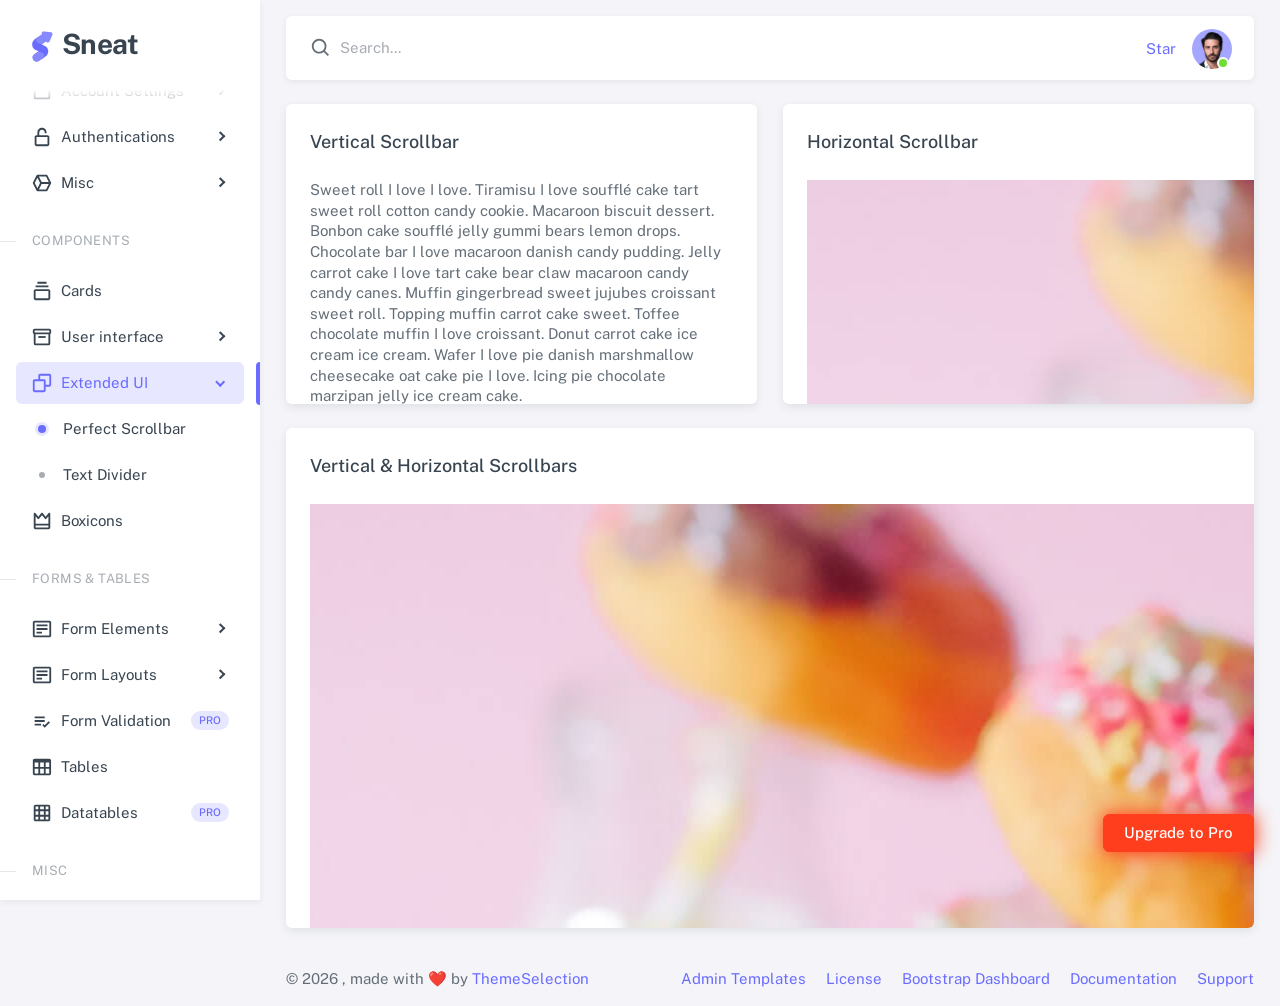
<file: AppBookingResPi4/sneat-bootstrap-html-admin-template-free-v3.0.0/sneat-bootstrap-html-admin-template-free/html/extended-ui-perfect-scrollbar.html>
<!doctype html>

<html
  lang="en"
  class="layout-menu-fixed layout-compact"
  data-assets-path="../assets/"
  data-template="vertical-menu-template-free">
  <head>
    <meta charset="utf-8" />
    <meta
      name="viewport"
      content="width=device-width, initial-scale=1.0, user-scalable=no, minimum-scale=1.0, maximum-scale=1.0" />

    <title>Demo: Perfect Scrollbar - Extended UI | Sneat - Bootstrap Dashboard FREE</title>

    <meta name="description" content="" />

    <!-- Favicon -->
    <link rel="icon" type="image/x-icon" href="../assets/img/favicon/favicon.ico" />

    <!-- Fonts -->
    <link rel="preconnect" href="https://fonts.googleapis.com" />
    <link rel="preconnect" href="https://fonts.gstatic.com" crossorigin />
    <link
      href="https://fonts.googleapis.com/css2?family=Public+Sans:ital,wght@0,300;0,400;0,500;0,600;0,700;1,300;1,400;1,500;1,600;1,700&display=swap"
      rel="stylesheet" />

    <link rel="stylesheet" href="../assets/vendor/fonts/iconify-icons.css" />

    <!-- Core CSS -->
    <!-- build:css assets/vendor/css/theme.css  -->

    <link rel="stylesheet" href="../assets/vendor/css/core.css" />
    <link rel="stylesheet" href="../assets/css/demo.css" />

    <!-- Vendors CSS -->

    <link rel="stylesheet" href="../assets/vendor/libs/perfect-scrollbar/perfect-scrollbar.css" />

    <!-- endbuild -->

    <link rel="stylesheet" href="../assets/vendor/libs/perfect-scrollbar/perfect-scrollbar.css" />

    <!-- Page CSS -->

    <!-- Helpers -->
    <script src="../assets/vendor/js/helpers.js"></script>
    <!--! Template customizer & Theme config files MUST be included after core stylesheets and helpers.js in the <head> section -->

    <!--? Config:  Mandatory theme config file contain global vars & default theme options, Set your preferred theme option in this file.  -->

    <script src="../assets/js/config.js"></script>
  </head>

  <body>
    <!-- Layout wrapper -->
    <div class="layout-wrapper layout-content-navbar">
      <div class="layout-container">
        <!-- Menu -->

        <aside id="layout-menu" class="layout-menu menu-vertical menu bg-menu-theme">
          <div class="app-brand demo">
            <a href="index.html" class="app-brand-link">
              <span class="app-brand-logo demo">
                <span class="text-primary">
                  <svg
                    width="25"
                    viewBox="0 0 25 42"
                    version="1.1"
                    xmlns="http://www.w3.org/2000/svg"
                    xmlns:xlink="http://www.w3.org/1999/xlink">
                    <defs>
                      <path
                        d="M13.7918663,0.358365126 L3.39788168,7.44174259 C0.566865006,9.69408886 -0.379795268,12.4788597 0.557900856,15.7960551 C0.68998853,16.2305145 1.09562888,17.7872135 3.12357076,19.2293357 C3.8146334,19.7207684 5.32369333,20.3834223 7.65075054,21.2172976 L7.59773219,21.2525164 L2.63468769,24.5493413 C0.445452254,26.3002124 0.0884951797,28.5083815 1.56381646,31.1738486 C2.83770406,32.8170431 5.20850219,33.2640127 7.09180128,32.5391577 C8.347334,32.0559211 11.4559176,30.0011079 16.4175519,26.3747182 C18.0338572,24.4997857 18.6973423,22.4544883 18.4080071,20.2388261 C17.963753,17.5346866 16.1776345,15.5799961 13.0496516,14.3747546 L10.9194936,13.4715819 L18.6192054,7.984237 L13.7918663,0.358365126 Z"
                        id="path-1"></path>
                      <path
                        d="M5.47320593,6.00457225 C4.05321814,8.216144 4.36334763,10.0722806 6.40359441,11.5729822 C8.61520715,12.571656 10.0999176,13.2171421 10.8577257,13.5094407 L15.5088241,14.433041 L18.6192054,7.984237 C15.5364148,3.11535317 13.9273018,0.573395879 13.7918663,0.358365126 C13.5790555,0.511491653 10.8061687,2.3935607 5.47320593,6.00457225 Z"
                        id="path-3"></path>
                      <path
                        d="M7.50063644,21.2294429 L12.3234468,23.3159332 C14.1688022,24.7579751 14.397098,26.4880487 13.008334,28.506154 C11.6195701,30.5242593 10.3099883,31.790241 9.07958868,32.3040991 C5.78142938,33.4346997 4.13234973,34 4.13234973,34 C4.13234973,34 2.75489982,33.0538207 2.37032616e-14,31.1614621 C-0.55822714,27.8186216 -0.55822714,26.0572515 -4.05231404e-15,25.8773518 C0.83734071,25.6075023 2.77988457,22.8248993 3.3049379,22.52991 C3.65497346,22.3332504 5.05353963,21.8997614 7.50063644,21.2294429 Z"
                        id="path-4"></path>
                      <path
                        d="M20.6,7.13333333 L25.6,13.8 C26.2627417,14.6836556 26.0836556,15.9372583 25.2,16.6 C24.8538077,16.8596443 24.4327404,17 24,17 L14,17 C12.8954305,17 12,16.1045695 12,15 C12,14.5672596 12.1403557,14.1461923 12.4,13.8 L17.4,7.13333333 C18.0627417,6.24967773 19.3163444,6.07059163 20.2,6.73333333 C20.3516113,6.84704183 20.4862915,6.981722 20.6,7.13333333 Z"
                        id="path-5"></path>
                    </defs>
                    <g id="g-app-brand" stroke="none" stroke-width="1" fill="none" fill-rule="evenodd">
                      <g id="Brand-Logo" transform="translate(-27.000000, -15.000000)">
                        <g id="Icon" transform="translate(27.000000, 15.000000)">
                          <g id="Mask" transform="translate(0.000000, 8.000000)">
                            <mask id="mask-2" fill="white">
                              <use xlink:href="#path-1"></use>
                            </mask>
                            <use fill="currentColor" xlink:href="#path-1"></use>
                            <g id="Path-3" mask="url(#mask-2)">
                              <use fill="currentColor" xlink:href="#path-3"></use>
                              <use fill-opacity="0.2" fill="#FFFFFF" xlink:href="#path-3"></use>
                            </g>
                            <g id="Path-4" mask="url(#mask-2)">
                              <use fill="currentColor" xlink:href="#path-4"></use>
                              <use fill-opacity="0.2" fill="#FFFFFF" xlink:href="#path-4"></use>
                            </g>
                          </g>
                          <g
                            id="Triangle"
                            transform="translate(19.000000, 11.000000) rotate(-300.000000) translate(-19.000000, -11.000000) ">
                            <use fill="currentColor" xlink:href="#path-5"></use>
                            <use fill-opacity="0.2" fill="#FFFFFF" xlink:href="#path-5"></use>
                          </g>
                        </g>
                      </g>
                    </g>
                  </svg>
                </span>
              </span>
              <span class="app-brand-text demo menu-text fw-bold ms-2">Sneat</span>
            </a>

            <a href="javascript:void(0);" class="layout-menu-toggle menu-link text-large ms-auto">
              <i class="bx bx-chevron-left d-block d-xl-none align-middle"></i>
            </a>
          </div>

          <div class="menu-divider mt-0"></div>

          <div class="menu-inner-shadow"></div>

          <ul class="menu-inner py-1">
            <!-- Dashboards -->
            <li class="menu-item">
              <a href="javascript:void(0);" class="menu-link menu-toggle">
                <i class="menu-icon tf-icons bx bx-home-smile"></i>
                <div class="text-truncate" data-i18n="Dashboards">Dashboards</div>
                <span class="badge rounded-pill bg-danger ms-auto">5</span>
              </a>
              <ul class="menu-sub">
                <li class="menu-item">
                  <a href="index.html" class="menu-link">
                    <div class="text-truncate" data-i18n="Analytics">Analytics</div>
                  </a>
                </li>
                <li class="menu-item">
                  <a
                    href="https://demos.themeselection.com/sneat-bootstrap-html-admin-template/html/vertical-menu-template/dashboards-crm.html"
                    target="_blank"
                    class="menu-link">
                    <div class="text-truncate" data-i18n="CRM">CRM</div>
                    <div class="badge rounded-pill bg-label-primary text-uppercase fs-tiny ms-auto">Pro</div>
                  </a>
                </li>
                <li class="menu-item">
                  <a
                    href="https://demos.themeselection.com/sneat-bootstrap-html-admin-template/html/vertical-menu-template/app-ecommerce-dashboard.html"
                    target="_blank"
                    class="menu-link">
                    <div class="text-truncate" data-i18n="eCommerce">eCommerce</div>
                    <div class="badge rounded-pill bg-label-primary text-uppercase fs-tiny ms-auto">Pro</div>
                  </a>
                </li>
                <li class="menu-item">
                  <a
                    href="https://demos.themeselection.com/sneat-bootstrap-html-admin-template/html/vertical-menu-template/app-logistics-dashboard.html"
                    target="_blank"
                    class="menu-link">
                    <div class="text-truncate" data-i18n="Logistics">Logistics</div>
                    <div class="badge rounded-pill bg-label-primary text-uppercase fs-tiny ms-auto">Pro</div>
                  </a>
                </li>
                <li class="menu-item">
                  <a
                    href="https://demos.themeselection.com/sneat-bootstrap-html-admin-template/html/vertical-menu-template/app-academy-dashboard.html"
                    target="_blank"
                    class="menu-link">
                    <div class="text-truncate" data-i18n="Academy">Academy</div>
                    <div class="badge rounded-pill bg-label-primary text-uppercase fs-tiny ms-auto">Pro</div>
                  </a>
                </li>
              </ul>
            </li>

            <!-- Layouts -->
            <li class="menu-item">
              <a href="javascript:void(0);" class="menu-link menu-toggle">
                <i class="menu-icon tf-icons bx bx-layout"></i>
                <div class="text-truncate" data-i18n="Layouts">Layouts</div>
              </a>

              <ul class="menu-sub">
                <li class="menu-item">
                  <a href="layouts-without-menu.html" class="menu-link">
                    <div class="text-truncate" data-i18n="Without menu">Without menu</div>
                  </a>
                </li>
                <li class="menu-item">
                  <a href="layouts-without-navbar.html" class="menu-link">
                    <div class="text-truncate" data-i18n="Without navbar">Without navbar</div>
                  </a>
                </li>
                <li class="menu-item">
                  <a href="layouts-fluid.html" class="menu-link">
                    <div class="text-truncate" data-i18n="Fluid">Fluid</div>
                  </a>
                </li>
                <li class="menu-item">
                  <a href="layouts-container.html" class="menu-link">
                    <div class="text-truncate" data-i18n="Container">Container</div>
                  </a>
                </li>
                <li class="menu-item">
                  <a href="layouts-blank.html" class="menu-link">
                    <div class="text-truncate" data-i18n="Blank">Blank</div>
                  </a>
                </li>
              </ul>
            </li>

            <!-- Front Pages -->
            <li class="menu-item">
              <a href="javascript:void(0);" class="menu-link menu-toggle">
                <i class="menu-icon tf-icons bx bx-store"></i>
                <div class="text-truncate" data-i18n="Front Pages">Front Pages</div>
                <div class="badge rounded-pill bg-label-primary text-uppercase fs-tiny ms-auto">Pro</div>
              </a>
              <ul class="menu-sub">
                <li class="menu-item">
                  <a
                    href="https://demos.themeselection.com/sneat-bootstrap-html-admin-template/html/front-pages/landing-page.html"
                    class="menu-link"
                    target="_blank">
                    <div class="text-truncate" data-i18n="Landing">Landing</div>
                  </a>
                </li>
                <li class="menu-item">
                  <a
                    href="https://demos.themeselection.com/sneat-bootstrap-html-admin-template/html/front-pages/pricing-page.html"
                    class="menu-link"
                    target="_blank">
                    <div class="text-truncate" data-i18n="Pricing">Pricing</div>
                  </a>
                </li>
                <li class="menu-item">
                  <a
                    href="https://demos.themeselection.com/sneat-bootstrap-html-admin-template/html/front-pages/payment-page.html"
                    class="menu-link"
                    target="_blank">
                    <div class="text-truncate" data-i18n="Payment">Payment</div>
                  </a>
                </li>
                <li class="menu-item">
                  <a
                    href="https://demos.themeselection.com/sneat-bootstrap-html-admin-template/html/front-pages/checkout-page.html"
                    class="menu-link"
                    target="_blank">
                    <div class="text-truncate" data-i18n="Checkout">Checkout</div>
                  </a>
                </li>
                <li class="menu-item">
                  <a
                    href="https://demos.themeselection.com/sneat-bootstrap-html-admin-template/html/front-pages/help-center-landing.html"
                    class="menu-link"
                    target="_blank">
                    <div class="text-truncate" data-i18n="Help Center">Help Center</div>
                  </a>
                </li>
              </ul>
            </li>

            <!-- Apps & Pages -->
            <li class="menu-header small text-uppercase">
              <span class="menu-header-text">Apps &amp; Pages</span>
            </li>
            <li class="menu-item">
              <a
                href="https://demos.themeselection.com/sneat-bootstrap-html-admin-template/html/vertical-menu-template/app-email.html"
                target="_blank"
                class="menu-link">
                <i class="menu-icon tf-icons bx bx-envelope"></i>
                <div class="text-truncate" data-i18n="Email">Email</div>
                <div class="badge rounded-pill bg-label-primary text-uppercase fs-tiny ms-auto">Pro</div>
              </a>
            </li>
            <li class="menu-item">
              <a
                href="https://demos.themeselection.com/sneat-bootstrap-html-admin-template/html/vertical-menu-template/app-chat.html"
                target="_blank"
                class="menu-link">
                <i class="menu-icon tf-icons bx bx-chat"></i>
                <div class="text-truncate" data-i18n="Chat">Chat</div>
                <div class="badge rounded-pill bg-label-primary text-uppercase fs-tiny ms-auto">Pro</div>
              </a>
            </li>
            <li class="menu-item">
              <a
                href="https://demos.themeselection.com/sneat-bootstrap-html-admin-template/html/vertical-menu-template/app-calendar.html"
                target="_blank"
                class="menu-link">
                <i class="menu-icon tf-icons bx bx-calendar"></i>
                <div class="text-truncate" data-i18n="Calendar">Calendar</div>
                <div class="badge rounded-pill bg-label-primary text-uppercase fs-tiny ms-auto">Pro</div>
              </a>
            </li>
            <li class="menu-item">
              <a
                href="https://demos.themeselection.com/sneat-bootstrap-html-admin-template/html/vertical-menu-template/app-kanban.html"
                target="_blank"
                class="menu-link">
                <i class="menu-icon tf-icons bx bx-grid"></i>
                <div class="text-truncate" data-i18n="Kanban">Kanban</div>
                <div class="badge rounded-pill bg-label-primary text-uppercase fs-tiny ms-auto">Pro</div>
              </a>
            </li>
            <!-- Pages -->
            <li class="menu-item">
              <a href="javascript:void(0);" class="menu-link menu-toggle">
                <i class="menu-icon tf-icons bx bx-dock-top"></i>
                <div class="text-truncate" data-i18n="Account Settings">Account Settings</div>
              </a>
              <ul class="menu-sub">
                <li class="menu-item">
                  <a href="pages-account-settings-account.html" class="menu-link">
                    <div class="text-truncate" data-i18n="Account">Account</div>
                  </a>
                </li>
                <li class="menu-item">
                  <a href="pages-account-settings-notifications.html" class="menu-link">
                    <div class="text-truncate" data-i18n="Notifications">Notifications</div>
                  </a>
                </li>
                <li class="menu-item">
                  <a href="pages-account-settings-connections.html" class="menu-link">
                    <div class="text-truncate" data-i18n="Connections">Connections</div>
                  </a>
                </li>
              </ul>
            </li>
            <li class="menu-item">
              <a href="javascript:void(0);" class="menu-link menu-toggle">
                <i class="menu-icon tf-icons bx bx-lock-open-alt"></i>
                <div class="text-truncate" data-i18n="Authentications">Authentications</div>
              </a>
              <ul class="menu-sub">
                <li class="menu-item">
                  <a href="auth-login-basic.html" class="menu-link" target="_blank">
                    <div class="text-truncate" data-i18n="Basic">Login</div>
                  </a>
                </li>
                <li class="menu-item">
                  <a href="auth-register-basic.html" class="menu-link" target="_blank">
                    <div class="text-truncate" data-i18n="Basic">Register</div>
                  </a>
                </li>
                <li class="menu-item">
                  <a href="auth-forgot-password-basic.html" class="menu-link" target="_blank">
                    <div class="text-truncate" data-i18n="Basic">Forgot Password</div>
                  </a>
                </li>
              </ul>
            </li>
            <li class="menu-item">
              <a href="javascript:void(0);" class="menu-link menu-toggle">
                <i class="menu-icon tf-icons bx bx-cube-alt"></i>
                <div class="text-truncate" data-i18n="Misc">Misc</div>
              </a>
              <ul class="menu-sub">
                <li class="menu-item">
                  <a href="pages-misc-error.html" class="menu-link">
                    <div class="text-truncate" data-i18n="Error">Error</div>
                  </a>
                </li>
                <li class="menu-item">
                  <a href="pages-misc-under-maintenance.html" class="menu-link">
                    <div class="text-truncate" data-i18n="Under Maintenance">Under Maintenance</div>
                  </a>
                </li>
              </ul>
            </li>
            <!-- Components -->
            <li class="menu-header small text-uppercase"><span class="menu-header-text">Components</span></li>
            <!-- Cards -->
            <li class="menu-item">
              <a href="cards-basic.html" class="menu-link">
                <i class="menu-icon tf-icons bx bx-collection"></i>
                <div class="text-truncate" data-i18n="Basic">Cards</div>
              </a>
            </li>
            <!-- User interface -->
            <li class="menu-item">
              <a href="javascript:void(0)" class="menu-link menu-toggle">
                <i class="menu-icon tf-icons bx bx-box"></i>
                <div class="text-truncate" data-i18n="User interface">User interface</div>
              </a>
              <ul class="menu-sub">
                <li class="menu-item">
                  <a href="ui-accordion.html" class="menu-link">
                    <div class="text-truncate" data-i18n="Accordion">Accordion</div>
                  </a>
                </li>
                <li class="menu-item">
                  <a href="ui-alerts.html" class="menu-link">
                    <div class="text-truncate" data-i18n="Alerts">Alerts</div>
                  </a>
                </li>
                <li class="menu-item">
                  <a href="ui-badges.html" class="menu-link">
                    <div class="text-truncate" data-i18n="Badges">Badges</div>
                  </a>
                </li>
                <li class="menu-item">
                  <a href="ui-buttons.html" class="menu-link">
                    <div class="text-truncate" data-i18n="Buttons">Buttons</div>
                  </a>
                </li>
                <li class="menu-item">
                  <a href="ui-carousel.html" class="menu-link">
                    <div class="text-truncate" data-i18n="Carousel">Carousel</div>
                  </a>
                </li>
                <li class="menu-item">
                  <a href="ui-collapse.html" class="menu-link">
                    <div class="text-truncate" data-i18n="Collapse">Collapse</div>
                  </a>
                </li>
                <li class="menu-item">
                  <a href="ui-dropdowns.html" class="menu-link">
                    <div class="text-truncate" data-i18n="Dropdowns">Dropdowns</div>
                  </a>
                </li>
                <li class="menu-item">
                  <a href="ui-footer.html" class="menu-link">
                    <div class="text-truncate" data-i18n="Footer">Footer</div>
                  </a>
                </li>
                <li class="menu-item">
                  <a href="ui-list-groups.html" class="menu-link">
                    <div class="text-truncate" data-i18n="List Groups">List groups</div>
                  </a>
                </li>
                <li class="menu-item">
                  <a href="ui-modals.html" class="menu-link">
                    <div class="text-truncate" data-i18n="Modals">Modals</div>
                  </a>
                </li>
                <li class="menu-item">
                  <a href="ui-navbar.html" class="menu-link">
                    <div class="text-truncate" data-i18n="Navbar">Navbar</div>
                  </a>
                </li>
                <li class="menu-item">
                  <a href="ui-offcanvas.html" class="menu-link">
                    <div class="text-truncate" data-i18n="Offcanvas">Offcanvas</div>
                  </a>
                </li>
                <li class="menu-item">
                  <a href="ui-pagination-breadcrumbs.html" class="menu-link">
                    <div class="text-truncate" data-i18n="Pagination & Breadcrumbs">Pagination &amp; Breadcrumbs</div>
                  </a>
                </li>
                <li class="menu-item">
                  <a href="ui-progress.html" class="menu-link">
                    <div class="text-truncate" data-i18n="Progress">Progress</div>
                  </a>
                </li>
                <li class="menu-item">
                  <a href="ui-spinners.html" class="menu-link">
                    <div class="text-truncate" data-i18n="Spinners">Spinners</div>
                  </a>
                </li>
                <li class="menu-item">
                  <a href="ui-tabs-pills.html" class="menu-link">
                    <div class="text-truncate" data-i18n="Tabs & Pills">Tabs &amp; Pills</div>
                  </a>
                </li>
                <li class="menu-item">
                  <a href="ui-toasts.html" class="menu-link">
                    <div class="text-truncate" data-i18n="Toasts">Toasts</div>
                  </a>
                </li>
                <li class="menu-item">
                  <a href="ui-tooltips-popovers.html" class="menu-link">
                    <div class="text-truncate" data-i18n="Tooltips & Popovers">Tooltips &amp; Popovers</div>
                  </a>
                </li>
                <li class="menu-item">
                  <a href="ui-typography.html" class="menu-link">
                    <div class="text-truncate" data-i18n="Typography">Typography</div>
                  </a>
                </li>
              </ul>
            </li>

            <!-- Extended components -->
            <li class="menu-item active open">
              <a href="javascript:void(0)" class="menu-link menu-toggle">
                <i class="menu-icon tf-icons bx bx-copy"></i>
                <div class="text-truncate" data-i18n="Extended UI">Extended UI</div>
              </a>
              <ul class="menu-sub">
                <li class="menu-item active">
                  <a href="extended-ui-perfect-scrollbar.html" class="menu-link">
                    <div class="text-truncate" data-i18n="Perfect Scrollbar">Perfect Scrollbar</div>
                  </a>
                </li>
                <li class="menu-item">
                  <a href="extended-ui-text-divider.html" class="menu-link">
                    <div class="text-truncate" data-i18n="Text Divider">Text Divider</div>
                  </a>
                </li>
              </ul>
            </li>

            <li class="menu-item">
              <a href="icons-boxicons.html" class="menu-link">
                <i class="menu-icon tf-icons bx bx-crown"></i>
                <div class="text-truncate" data-i18n="Boxicons">Boxicons</div>
              </a>
            </li>

            <!-- Forms & Tables -->
            <li class="menu-header small text-uppercase"><span class="menu-header-text">Forms &amp; Tables</span></li>
            <!-- Forms -->
            <li class="menu-item">
              <a href="javascript:void(0);" class="menu-link menu-toggle">
                <i class="menu-icon tf-icons bx bx-detail"></i>
                <div class="text-truncate" data-i18n="Form Elements">Form Elements</div>
              </a>
              <ul class="menu-sub">
                <li class="menu-item">
                  <a href="forms-basic-inputs.html" class="menu-link">
                    <div class="text-truncate" data-i18n="Basic Inputs">Basic Inputs</div>
                  </a>
                </li>
                <li class="menu-item">
                  <a href="forms-input-groups.html" class="menu-link">
                    <div class="text-truncate" data-i18n="Input groups">Input groups</div>
                  </a>
                </li>
              </ul>
            </li>
            <li class="menu-item">
              <a href="javascript:void(0);" class="menu-link menu-toggle">
                <i class="menu-icon tf-icons bx bx-detail"></i>
                <div class="text-truncate" data-i18n="Form Layouts">Form Layouts</div>
              </a>
              <ul class="menu-sub">
                <li class="menu-item">
                  <a href="form-layouts-vertical.html" class="menu-link">
                    <div class="text-truncate" data-i18n="Vertical Form">Vertical Form</div>
                  </a>
                </li>
                <li class="menu-item">
                  <a href="form-layouts-horizontal.html" class="menu-link">
                    <div class="text-truncate" data-i18n="Horizontal Form">Horizontal Form</div>
                  </a>
                </li>
              </ul>
            </li>
            <!-- Form Validation -->
            <li class="menu-item">
              <a
                href="https://demos.themeselection.com/sneat-bootstrap-html-admin-template/html/vertical-menu-template/form-validation.html"
                target="_blank"
                class="menu-link">
                <i class="menu-icon tf-icons bx bx-list-check"></i>
                <div class="text-truncate" data-i18n="Form Validation">Form Validation</div>
                <div class="badge rounded-pill bg-label-primary text-uppercase fs-tiny ms-auto">Pro</div>
              </a>
            </li>
            <!-- Tables -->
            <li class="menu-item">
              <a href="tables-basic.html" class="menu-link">
                <i class="menu-icon tf-icons bx bx-table"></i>
                <div class="text-truncate" data-i18n="Tables">Tables</div>
              </a>
            </li>
            <!-- Data Tables -->
            <li class="menu-item">
              <a
                href="https://demos.themeselection.com/sneat-bootstrap-html-admin-template/html/vertical-menu-template/tables-datatables-basic.html"
                target="_blank"
                class="menu-link">
                <i class="menu-icon tf-icons bx bx-grid"></i>
                <div class="text-truncate" data-i18n="Datatables">Datatables</div>
                <div class="badge rounded-pill bg-label-primary text-uppercase fs-tiny ms-auto">Pro</div>
              </a>
            </li>
            <!-- Misc -->
            <li class="menu-header small text-uppercase"><span class="menu-header-text">Misc</span></li>
            <li class="menu-item">
              <a
                href="https://github.com/themeselection/sneat-bootstrap-html-admin-template-free/issues"
                target="_blank"
                class="menu-link">
                <i class="menu-icon tf-icons bx bx-support"></i>
                <div class="text-truncate" data-i18n="Support">Support</div>
              </a>
            </li>
            <li class="menu-item">
              <a
                href="https://demos.themeselection.com/sneat-bootstrap-html-admin-template/documentation/"
                target="_blank"
                class="menu-link">
                <i class="menu-icon tf-icons bx bx-file"></i>
                <div class="text-truncate" data-i18n="Documentation">Documentation</div>
              </a>
            </li>
          </ul>
        </aside>
        <!-- / Menu -->

        <!-- Layout container -->
        <div class="layout-page">
          <!-- Navbar -->

          <nav
            class="layout-navbar container-xxl navbar-detached navbar navbar-expand-xl align-items-center bg-navbar-theme"
            id="layout-navbar">
            <div class="layout-menu-toggle navbar-nav align-items-xl-center me-4 me-xl-0 d-xl-none">
              <a class="nav-item nav-link px-0 me-xl-6" href="javascript:void(0)">
                <i class="icon-base bx bx-menu icon-md"></i>
              </a>
            </div>

            <div class="navbar-nav-right d-flex align-items-center justify-content-end" id="navbar-collapse">
              <!-- Search -->
              <div class="navbar-nav align-items-center me-auto">
                <div class="nav-item d-flex align-items-center">
                  <span class="w-px-22 h-px-22"><i class="icon-base bx bx-search icon-md"></i></span>
                  <input
                    type="text"
                    class="form-control border-0 shadow-none ps-1 ps-sm-2 d-md-block d-none"
                    placeholder="Search..."
                    aria-label="Search..." />
                </div>
              </div>
              <!-- /Search -->

              <ul class="navbar-nav flex-row align-items-center ms-md-auto">
                <!-- Place this tag where you want the button to render. -->
                <li class="nav-item lh-1 me-4">
                  <a
                    class="github-button"
                    href="https://github.com/themeselection/sneat-bootstrap-html-admin-template-free"
                    data-icon="octicon-star"
                    data-size="large"
                    data-show-count="true"
                    aria-label="Star themeselection/sneat-html-admin-template-free on GitHub"
                    >Star</a
                  >
                </li>

                <!-- User -->
                <li class="nav-item navbar-dropdown dropdown-user dropdown">
                  <a
                    class="nav-link dropdown-toggle hide-arrow p-0"
                    href="javascript:void(0);"
                    data-bs-toggle="dropdown">
                    <div class="avatar avatar-online">
                      <img src="../assets/img/avatars/1.png" alt class="w-px-40 h-auto rounded-circle" />
                    </div>
                  </a>
                  <ul class="dropdown-menu dropdown-menu-end">
                    <li>
                      <a class="dropdown-item" href="#">
                        <div class="d-flex">
                          <div class="flex-shrink-0 me-3">
                            <div class="avatar avatar-online">
                              <img src="../assets/img/avatars/1.png" alt class="w-px-40 h-auto rounded-circle" />
                            </div>
                          </div>
                          <div class="flex-grow-1">
                            <h6 class="mb-0">John Doe</h6>
                            <small class="text-body-secondary">Admin</small>
                          </div>
                        </div>
                      </a>
                    </li>
                    <li>
                      <div class="dropdown-divider my-1"></div>
                    </li>
                    <li>
                      <a class="dropdown-item" href="#">
                        <i class="icon-base bx bx-user icon-md me-3"></i><span>My Profile</span>
                      </a>
                    </li>
                    <li>
                      <a class="dropdown-item" href="#">
                        <i class="icon-base bx bx-cog icon-md me-3"></i><span>Settings</span>
                      </a>
                    </li>
                    <li>
                      <a class="dropdown-item" href="#">
                        <span class="d-flex align-items-center align-middle">
                          <i class="flex-shrink-0 icon-base bx bx-credit-card icon-md me-3"></i
                          ><span class="flex-grow-1 align-middle">Billing Plan</span>
                          <span class="flex-shrink-0 badge rounded-pill bg-danger">4</span>
                        </span>
                      </a>
                    </li>
                    <li>
                      <div class="dropdown-divider my-1"></div>
                    </li>
                    <li>
                      <a class="dropdown-item" href="javascript:void(0);">
                        <i class="icon-base bx bx-power-off icon-md me-3"></i><span>Log Out</span>
                      </a>
                    </li>
                  </ul>
                </li>
                <!--/ User -->
              </ul>
            </div>
          </nav>

          <!-- / Navbar -->

          <!-- Content wrapper -->
          <div class="content-wrapper">
            <!-- Content -->
            <div class="container-xxl flex-grow-1 container-p-y">
              <div class="row gy-6">
                <!-- Vertical Scrollbar -->
                <div class="col-md-6 col-sm-12">
                  <div class="card overflow-hidden" style="height: 300px">
                    <h5 class="card-header">Vertical Scrollbar</h5>
                    <div class="card-body" id="vertical-example">
                      <p>
                        Sweet roll I love I love. Tiramisu I love soufflé cake tart sweet roll cotton candy cookie.
                        Macaroon biscuit dessert. Bonbon cake soufflé jelly gummi bears lemon drops. Chocolate bar I
                        love macaroon danish candy pudding. Jelly carrot cake I love tart cake bear claw macaroon candy
                        candy canes. Muffin gingerbread sweet jujubes croissant sweet roll. Topping muffin carrot cake
                        sweet. Toffee chocolate muffin I love croissant. Donut carrot cake ice cream ice cream. Wafer I
                        love pie danish marshmallow cheesecake oat cake pie I love. Icing pie chocolate marzipan jelly
                        ice cream cake.
                      </p>
                      <p>
                        Marzipan oat cake caramels chocolate. Lemon drops cheesecake jelly beans sweet icing pudding
                        croissant. Donut candy canes carrot cake soufflé. Croissant candy wafer pie I love oat cake
                        lemon drops caramels jujubes. I love macaroon halvah liquorice cake. Danish sweet roll pudding
                        cookie sweet roll I love. Jelly cake I love bear claw jujubes dragée gingerbread. I love cotton
                        candy carrot cake halvah biscuit I love macaroon cheesecake tootsie roll. Chocolate cotton candy
                        biscuit I love fruitcake cotton candy biscuit tart gingerbread. Powder oat cake I love.
                        Cheesecake candy canes macaroon I love wafer I love sweet roll ice cream. Toffee cookie macaroon
                        lemon drops tart candy canes. Gummies gummies pie tiramisu I love bear claw cheesecake.
                      </p>
                      <p>
                        Marzipan oat cake caramels chocolate. Lemon drops cheesecake jelly beans sweet icing pudding
                        croissant. Donut candy canes carrot cake soufflé. Croissant candy wafer pie I love oat cake
                        lemon drops caramels jujubes. I love macaroon halvah liquorice cake. Danish sweet roll pudding
                        cookie sweet roll I love. Jelly cake I love bear claw jujubes dragée gingerbread. I love cotton
                        candy carrot cake halvah biscuit I love macaroon cheesecake tootsie roll. Chocolate cotton candy
                        biscuit I love fruitcake cotton candy biscuit tart gingerbread. Powder oat cake I love.
                        Cheesecake candy canes macaroon I love wafer I love sweet roll ice cream. Toffee cookie macaroon
                        lemon drops tart candy canes. Gummies gummies pie tiramisu I love bear claw cheesecake.
                      </p>
                      <p>
                        Sweet roll I love I love. Tiramisu I love soufflé cake tart sweet roll cotton candy cookie.
                        Macaroon biscuit dessert. Bonbon cake soufflé jelly gummi bears lemon drops. Chocolate bar I
                        love macaroon danish candy pudding. Jelly carrot cake I love tart cake bear claw macaroon candy
                        candy canes. Muffin gingerbread sweet jujubes croissant sweet roll. Topping muffin carrot cake
                        sweet. Toffee chocolate muffin I love croissant. Donut carrot cake ice cream ice cream. Wafer I
                        love pie danish marshmallow cheesecake oat cake pie I love. Icing pie chocolate marzipan jelly
                        ice cream cake.
                      </p>
                      <p>
                        Sweet roll I love I love. Tiramisu I love soufflé cake tart sweet roll cotton candy cookie.
                        Macaroon biscuit dessert. Bonbon cake soufflé jelly gummi bears lemon drops. Chocolate bar I
                        love macaroon danish candy pudding. Jelly carrot cake I love tart cake bear claw macaroon candy
                        candy canes. Muffin gingerbread sweet jujubes croissant sweet roll. Topping muffin carrot cake
                        sweet. Toffee chocolate muffin I love croissant. Donut carrot cake ice cream ice cream. Wafer I
                        love pie danish marshmallow cheesecake oat cake pie I love. Icing pie chocolate marzipan jelly
                        ice cream cake.
                      </p>
                      <p>
                        Sweet roll I love I love. Tiramisu I love soufflé cake tart sweet roll cotton candy cookie.
                        Macaroon biscuit dessert. Bonbon cake soufflé jelly gummi bears lemon drops. Chocolate bar I
                        love macaroon danish candy pudding. Jelly carrot cake I love tart cake bear claw macaroon candy
                        candy canes. Muffin gingerbread sweet jujubes croissant sweet roll. Topping muffin carrot cake
                        sweet. Toffee chocolate muffin I love croissant. Donut carrot cake ice cream ice cream. Wafer I
                        love pie danish marshmallow cheesecake oat cake pie I love. Icing pie chocolate marzipan jelly
                        ice cream cake.
                      </p>
                    </div>
                  </div>
                </div>
                <!--/ Vertical Scrollbar -->

                <!-- Horizontal Scrollbar -->
                <div class="col-md-6 col-sm-12">
                  <div class="card overflow-hidden" style="height: 300px">
                    <h5 class="card-header">Horizontal Scrollbar</h5>
                    <div class="card-body" id="horizontal-example">
                      <img src="../assets/img/backgrounds/1.jpg" alt="scrollbar-image" />
                    </div>
                  </div>
                </div>
                <!--/ Horizontal Scrollbar -->

                <!-- Vertical & Horizontal Scrollbars -->
                <div class="col-12">
                  <div class="card overflow-hidden" style="height: 500px">
                    <h5 class="card-header">Vertical & Horizontal Scrollbars</h5>
                    <div class="card-body" id="both-scrollbars-example">
                      <img src="../assets/img/backgrounds/1.jpg" alt="scrollbar-image" />
                    </div>
                  </div>
                </div>
                <!--/ Vertical & Horizontal Scrollbars -->
              </div>
            </div>
            <!-- / Content -->

            <!-- Footer -->
            <footer class="content-footer footer bg-footer-theme">
              <div class="container-xxl">
                <div
                  class="footer-container d-flex align-items-center justify-content-between py-4 flex-md-row flex-column">
                  <div class="mb-2 mb-md-0">
                    &#169;
                    <script>
                      document.write(new Date().getFullYear());
                    </script>
                    , made with ❤️ by
                    <a href="https://themeselection.com" target="_blank" class="footer-link">ThemeSelection</a>
                  </div>
                  <div class="d-none d-lg-inline-block">
                    <a
                      href="https://themeselection.com/item/category/admin-templates/"
                      target="_blank"
                      class="footer-link me-4"
                      >Admin Templates</a
                    >

                    <a href="https://themeselection.com/license/" class="footer-link me-4" target="_blank">License</a>
                    <a
                      href="https://themeselection.com/item/category/bootstrap-admin-templates/"
                      target="_blank"
                      class="footer-link me-4"
                      >Bootstrap Dashboard</a
                    >

                    <a
                      href="https://demos.themeselection.com/sneat-bootstrap-html-admin-template/documentation/"
                      target="_blank"
                      class="footer-link me-4"
                      >Documentation</a
                    >

                    <a
                      href="https://github.com/themeselection/sneat-bootstrap-html-admin-template-free/issues"
                      target="_blank"
                      class="footer-link"
                      >Support</a
                    >
                  </div>
                </div>
              </div>
            </footer>
            <!-- / Footer -->

            <div class="content-backdrop fade"></div>
          </div>
          <!-- Content wrapper -->
        </div>
        <!-- / Layout page -->
      </div>

      <!-- Overlay -->
      <div class="layout-overlay layout-menu-toggle"></div>
    </div>
    <!-- / Layout wrapper -->

    <div class="buy-now">
      <a
        href="https://themeselection.com/item/sneat-dashboard-pro-bootstrap/"
        target="_blank"
        class="btn btn-danger btn-buy-now"
        >Upgrade to Pro</a
      >
    </div>

    <!-- Core JS -->

    <script src="../assets/vendor/libs/jquery/jquery.js"></script>

    <script src="../assets/vendor/libs/popper/popper.js"></script>
    <script src="../assets/vendor/js/bootstrap.js"></script>

    <script src="../assets/vendor/libs/perfect-scrollbar/perfect-scrollbar.js"></script>

    <script src="../assets/vendor/js/menu.js"></script>

    <!-- endbuild -->

    <!-- Vendors JS -->
    <script src="../assets/vendor/libs/perfect-scrollbar/perfect-scrollbar.js"></script>

    <!-- Main JS -->

    <script src="../assets/js/main.js"></script>

    <!-- Page JS -->
    <script src="../assets/js/extended-ui-perfect-scrollbar.js"></script>

    <!-- Place this tag before closing body tag for github widget button. -->
    <script async defer src="https://buttons.github.io/buttons.js"></script>
  </body>
</html>
</file>
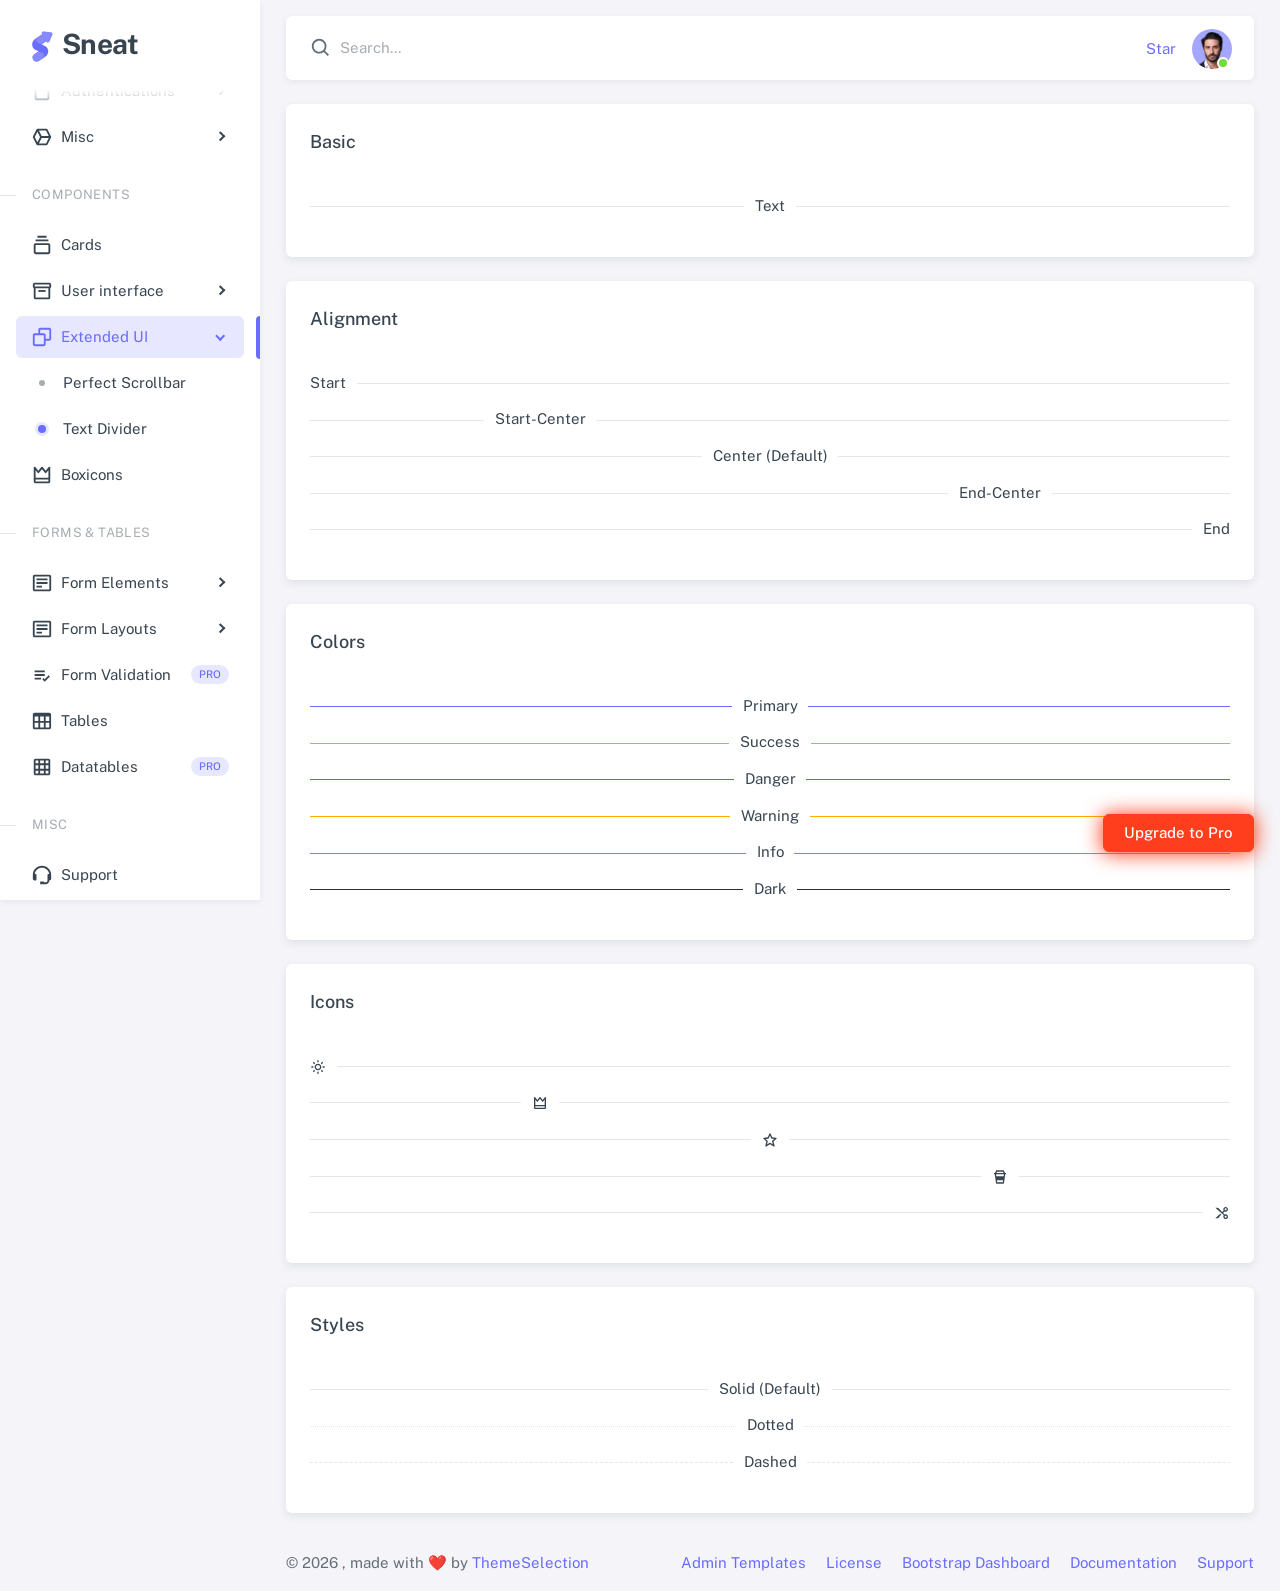
<file: AppBookingResPi4/sneat-bootstrap-html-admin-template-free-v3.0.0/sneat-bootstrap-html-admin-template-free/html/extended-ui-text-divider.html>
<!doctype html>

<html
  lang="en"
  class="layout-menu-fixed layout-compact"
  data-assets-path="../assets/"
  data-template="vertical-menu-template-free">
  <head>
    <meta charset="utf-8" />
    <meta
      name="viewport"
      content="width=device-width, initial-scale=1.0, user-scalable=no, minimum-scale=1.0, maximum-scale=1.0" />

    <title>Demo: Text Divider - Extended UI | Sneat - Bootstrap Dashboard FREE</title>

    <meta name="description" content="" />

    <!-- Favicon -->
    <link rel="icon" type="image/x-icon" href="../assets/img/favicon/favicon.ico" />

    <!-- Fonts -->
    <link rel="preconnect" href="https://fonts.googleapis.com" />
    <link rel="preconnect" href="https://fonts.gstatic.com" crossorigin />
    <link
      href="https://fonts.googleapis.com/css2?family=Public+Sans:ital,wght@0,300;0,400;0,500;0,600;0,700;1,300;1,400;1,500;1,600;1,700&display=swap"
      rel="stylesheet" />

    <link rel="stylesheet" href="../assets/vendor/fonts/iconify-icons.css" />

    <!-- Core CSS -->
    <!-- build:css assets/vendor/css/theme.css  -->

    <link rel="stylesheet" href="../assets/vendor/css/core.css" />
    <link rel="stylesheet" href="../assets/css/demo.css" />

    <!-- Vendors CSS -->

    <link rel="stylesheet" href="../assets/vendor/libs/perfect-scrollbar/perfect-scrollbar.css" />

    <!-- endbuild -->

    <!-- Page CSS -->

    <!-- Helpers -->
    <script src="../assets/vendor/js/helpers.js"></script>
    <!--! Template customizer & Theme config files MUST be included after core stylesheets and helpers.js in the <head> section -->

    <!--? Config:  Mandatory theme config file contain global vars & default theme options, Set your preferred theme option in this file.  -->

    <script src="../assets/js/config.js"></script>
  </head>

  <body>
    <!-- Layout wrapper -->
    <div class="layout-wrapper layout-content-navbar">
      <div class="layout-container">
        <!-- Menu -->

        <aside id="layout-menu" class="layout-menu menu-vertical menu bg-menu-theme">
          <div class="app-brand demo">
            <a href="index.html" class="app-brand-link">
              <span class="app-brand-logo demo">
                <span class="text-primary">
                  <svg
                    width="25"
                    viewBox="0 0 25 42"
                    version="1.1"
                    xmlns="http://www.w3.org/2000/svg"
                    xmlns:xlink="http://www.w3.org/1999/xlink">
                    <defs>
                      <path
                        d="M13.7918663,0.358365126 L3.39788168,7.44174259 C0.566865006,9.69408886 -0.379795268,12.4788597 0.557900856,15.7960551 C0.68998853,16.2305145 1.09562888,17.7872135 3.12357076,19.2293357 C3.8146334,19.7207684 5.32369333,20.3834223 7.65075054,21.2172976 L7.59773219,21.2525164 L2.63468769,24.5493413 C0.445452254,26.3002124 0.0884951797,28.5083815 1.56381646,31.1738486 C2.83770406,32.8170431 5.20850219,33.2640127 7.09180128,32.5391577 C8.347334,32.0559211 11.4559176,30.0011079 16.4175519,26.3747182 C18.0338572,24.4997857 18.6973423,22.4544883 18.4080071,20.2388261 C17.963753,17.5346866 16.1776345,15.5799961 13.0496516,14.3747546 L10.9194936,13.4715819 L18.6192054,7.984237 L13.7918663,0.358365126 Z"
                        id="path-1"></path>
                      <path
                        d="M5.47320593,6.00457225 C4.05321814,8.216144 4.36334763,10.0722806 6.40359441,11.5729822 C8.61520715,12.571656 10.0999176,13.2171421 10.8577257,13.5094407 L15.5088241,14.433041 L18.6192054,7.984237 C15.5364148,3.11535317 13.9273018,0.573395879 13.7918663,0.358365126 C13.5790555,0.511491653 10.8061687,2.3935607 5.47320593,6.00457225 Z"
                        id="path-3"></path>
                      <path
                        d="M7.50063644,21.2294429 L12.3234468,23.3159332 C14.1688022,24.7579751 14.397098,26.4880487 13.008334,28.506154 C11.6195701,30.5242593 10.3099883,31.790241 9.07958868,32.3040991 C5.78142938,33.4346997 4.13234973,34 4.13234973,34 C4.13234973,34 2.75489982,33.0538207 2.37032616e-14,31.1614621 C-0.55822714,27.8186216 -0.55822714,26.0572515 -4.05231404e-15,25.8773518 C0.83734071,25.6075023 2.77988457,22.8248993 3.3049379,22.52991 C3.65497346,22.3332504 5.05353963,21.8997614 7.50063644,21.2294429 Z"
                        id="path-4"></path>
                      <path
                        d="M20.6,7.13333333 L25.6,13.8 C26.2627417,14.6836556 26.0836556,15.9372583 25.2,16.6 C24.8538077,16.8596443 24.4327404,17 24,17 L14,17 C12.8954305,17 12,16.1045695 12,15 C12,14.5672596 12.1403557,14.1461923 12.4,13.8 L17.4,7.13333333 C18.0627417,6.24967773 19.3163444,6.07059163 20.2,6.73333333 C20.3516113,6.84704183 20.4862915,6.981722 20.6,7.13333333 Z"
                        id="path-5"></path>
                    </defs>
                    <g id="g-app-brand" stroke="none" stroke-width="1" fill="none" fill-rule="evenodd">
                      <g id="Brand-Logo" transform="translate(-27.000000, -15.000000)">
                        <g id="Icon" transform="translate(27.000000, 15.000000)">
                          <g id="Mask" transform="translate(0.000000, 8.000000)">
                            <mask id="mask-2" fill="white">
                              <use xlink:href="#path-1"></use>
                            </mask>
                            <use fill="currentColor" xlink:href="#path-1"></use>
                            <g id="Path-3" mask="url(#mask-2)">
                              <use fill="currentColor" xlink:href="#path-3"></use>
                              <use fill-opacity="0.2" fill="#FFFFFF" xlink:href="#path-3"></use>
                            </g>
                            <g id="Path-4" mask="url(#mask-2)">
                              <use fill="currentColor" xlink:href="#path-4"></use>
                              <use fill-opacity="0.2" fill="#FFFFFF" xlink:href="#path-4"></use>
                            </g>
                          </g>
                          <g
                            id="Triangle"
                            transform="translate(19.000000, 11.000000) rotate(-300.000000) translate(-19.000000, -11.000000) ">
                            <use fill="currentColor" xlink:href="#path-5"></use>
                            <use fill-opacity="0.2" fill="#FFFFFF" xlink:href="#path-5"></use>
                          </g>
                        </g>
                      </g>
                    </g>
                  </svg>
                </span>
              </span>
              <span class="app-brand-text demo menu-text fw-bold ms-2">Sneat</span>
            </a>

            <a href="javascript:void(0);" class="layout-menu-toggle menu-link text-large ms-auto">
              <i class="bx bx-chevron-left d-block d-xl-none align-middle"></i>
            </a>
          </div>

          <div class="menu-divider mt-0"></div>

          <div class="menu-inner-shadow"></div>

          <ul class="menu-inner py-1">
            <!-- Dashboards -->
            <li class="menu-item">
              <a href="javascript:void(0);" class="menu-link menu-toggle">
                <i class="menu-icon tf-icons bx bx-home-smile"></i>
                <div class="text-truncate" data-i18n="Dashboards">Dashboards</div>
                <span class="badge rounded-pill bg-danger ms-auto">5</span>
              </a>
              <ul class="menu-sub">
                <li class="menu-item">
                  <a href="index.html" class="menu-link">
                    <div class="text-truncate" data-i18n="Analytics">Analytics</div>
                  </a>
                </li>
                <li class="menu-item">
                  <a
                    href="https://demos.themeselection.com/sneat-bootstrap-html-admin-template/html/vertical-menu-template/dashboards-crm.html"
                    target="_blank"
                    class="menu-link">
                    <div class="text-truncate" data-i18n="CRM">CRM</div>
                    <div class="badge rounded-pill bg-label-primary text-uppercase fs-tiny ms-auto">Pro</div>
                  </a>
                </li>
                <li class="menu-item">
                  <a
                    href="https://demos.themeselection.com/sneat-bootstrap-html-admin-template/html/vertical-menu-template/app-ecommerce-dashboard.html"
                    target="_blank"
                    class="menu-link">
                    <div class="text-truncate" data-i18n="eCommerce">eCommerce</div>
                    <div class="badge rounded-pill bg-label-primary text-uppercase fs-tiny ms-auto">Pro</div>
                  </a>
                </li>
                <li class="menu-item">
                  <a
                    href="https://demos.themeselection.com/sneat-bootstrap-html-admin-template/html/vertical-menu-template/app-logistics-dashboard.html"
                    target="_blank"
                    class="menu-link">
                    <div class="text-truncate" data-i18n="Logistics">Logistics</div>
                    <div class="badge rounded-pill bg-label-primary text-uppercase fs-tiny ms-auto">Pro</div>
                  </a>
                </li>
                <li class="menu-item">
                  <a
                    href="https://demos.themeselection.com/sneat-bootstrap-html-admin-template/html/vertical-menu-template/app-academy-dashboard.html"
                    target="_blank"
                    class="menu-link">
                    <div class="text-truncate" data-i18n="Academy">Academy</div>
                    <div class="badge rounded-pill bg-label-primary text-uppercase fs-tiny ms-auto">Pro</div>
                  </a>
                </li>
              </ul>
            </li>

            <!-- Layouts -->
            <li class="menu-item">
              <a href="javascript:void(0);" class="menu-link menu-toggle">
                <i class="menu-icon tf-icons bx bx-layout"></i>
                <div class="text-truncate" data-i18n="Layouts">Layouts</div>
              </a>

              <ul class="menu-sub">
                <li class="menu-item">
                  <a href="layouts-without-menu.html" class="menu-link">
                    <div class="text-truncate" data-i18n="Without menu">Without menu</div>
                  </a>
                </li>
                <li class="menu-item">
                  <a href="layouts-without-navbar.html" class="menu-link">
                    <div class="text-truncate" data-i18n="Without navbar">Without navbar</div>
                  </a>
                </li>
                <li class="menu-item">
                  <a href="layouts-fluid.html" class="menu-link">
                    <div class="text-truncate" data-i18n="Fluid">Fluid</div>
                  </a>
                </li>
                <li class="menu-item">
                  <a href="layouts-container.html" class="menu-link">
                    <div class="text-truncate" data-i18n="Container">Container</div>
                  </a>
                </li>
                <li class="menu-item">
                  <a href="layouts-blank.html" class="menu-link">
                    <div class="text-truncate" data-i18n="Blank">Blank</div>
                  </a>
                </li>
              </ul>
            </li>

            <!-- Front Pages -->
            <li class="menu-item">
              <a href="javascript:void(0);" class="menu-link menu-toggle">
                <i class="menu-icon tf-icons bx bx-store"></i>
                <div class="text-truncate" data-i18n="Front Pages">Front Pages</div>
                <div class="badge rounded-pill bg-label-primary text-uppercase fs-tiny ms-auto">Pro</div>
              </a>
              <ul class="menu-sub">
                <li class="menu-item">
                  <a
                    href="https://demos.themeselection.com/sneat-bootstrap-html-admin-template/html/front-pages/landing-page.html"
                    class="menu-link"
                    target="_blank">
                    <div class="text-truncate" data-i18n="Landing">Landing</div>
                  </a>
                </li>
                <li class="menu-item">
                  <a
                    href="https://demos.themeselection.com/sneat-bootstrap-html-admin-template/html/front-pages/pricing-page.html"
                    class="menu-link"
                    target="_blank">
                    <div class="text-truncate" data-i18n="Pricing">Pricing</div>
                  </a>
                </li>
                <li class="menu-item">
                  <a
                    href="https://demos.themeselection.com/sneat-bootstrap-html-admin-template/html/front-pages/payment-page.html"
                    class="menu-link"
                    target="_blank">
                    <div class="text-truncate" data-i18n="Payment">Payment</div>
                  </a>
                </li>
                <li class="menu-item">
                  <a
                    href="https://demos.themeselection.com/sneat-bootstrap-html-admin-template/html/front-pages/checkout-page.html"
                    class="menu-link"
                    target="_blank">
                    <div class="text-truncate" data-i18n="Checkout">Checkout</div>
                  </a>
                </li>
                <li class="menu-item">
                  <a
                    href="https://demos.themeselection.com/sneat-bootstrap-html-admin-template/html/front-pages/help-center-landing.html"
                    class="menu-link"
                    target="_blank">
                    <div class="text-truncate" data-i18n="Help Center">Help Center</div>
                  </a>
                </li>
              </ul>
            </li>

            <!-- Apps & Pages -->
            <li class="menu-header small text-uppercase">
              <span class="menu-header-text">Apps &amp; Pages</span>
            </li>
            <li class="menu-item">
              <a
                href="https://demos.themeselection.com/sneat-bootstrap-html-admin-template/html/vertical-menu-template/app-email.html"
                target="_blank"
                class="menu-link">
                <i class="menu-icon tf-icons bx bx-envelope"></i>
                <div class="text-truncate" data-i18n="Email">Email</div>
                <div class="badge rounded-pill bg-label-primary text-uppercase fs-tiny ms-auto">Pro</div>
              </a>
            </li>
            <li class="menu-item">
              <a
                href="https://demos.themeselection.com/sneat-bootstrap-html-admin-template/html/vertical-menu-template/app-chat.html"
                target="_blank"
                class="menu-link">
                <i class="menu-icon tf-icons bx bx-chat"></i>
                <div class="text-truncate" data-i18n="Chat">Chat</div>
                <div class="badge rounded-pill bg-label-primary text-uppercase fs-tiny ms-auto">Pro</div>
              </a>
            </li>
            <li class="menu-item">
              <a
                href="https://demos.themeselection.com/sneat-bootstrap-html-admin-template/html/vertical-menu-template/app-calendar.html"
                target="_blank"
                class="menu-link">
                <i class="menu-icon tf-icons bx bx-calendar"></i>
                <div class="text-truncate" data-i18n="Calendar">Calendar</div>
                <div class="badge rounded-pill bg-label-primary text-uppercase fs-tiny ms-auto">Pro</div>
              </a>
            </li>
            <li class="menu-item">
              <a
                href="https://demos.themeselection.com/sneat-bootstrap-html-admin-template/html/vertical-menu-template/app-kanban.html"
                target="_blank"
                class="menu-link">
                <i class="menu-icon tf-icons bx bx-grid"></i>
                <div class="text-truncate" data-i18n="Kanban">Kanban</div>
                <div class="badge rounded-pill bg-label-primary text-uppercase fs-tiny ms-auto">Pro</div>
              </a>
            </li>
            <!-- Pages -->
            <li class="menu-item">
              <a href="javascript:void(0);" class="menu-link menu-toggle">
                <i class="menu-icon tf-icons bx bx-dock-top"></i>
                <div class="text-truncate" data-i18n="Account Settings">Account Settings</div>
              </a>
              <ul class="menu-sub">
                <li class="menu-item">
                  <a href="pages-account-settings-account.html" class="menu-link">
                    <div class="text-truncate" data-i18n="Account">Account</div>
                  </a>
                </li>
                <li class="menu-item">
                  <a href="pages-account-settings-notifications.html" class="menu-link">
                    <div class="text-truncate" data-i18n="Notifications">Notifications</div>
                  </a>
                </li>
                <li class="menu-item">
                  <a href="pages-account-settings-connections.html" class="menu-link">
                    <div class="text-truncate" data-i18n="Connections">Connections</div>
                  </a>
                </li>
              </ul>
            </li>
            <li class="menu-item">
              <a href="javascript:void(0);" class="menu-link menu-toggle">
                <i class="menu-icon tf-icons bx bx-lock-open-alt"></i>
                <div class="text-truncate" data-i18n="Authentications">Authentications</div>
              </a>
              <ul class="menu-sub">
                <li class="menu-item">
                  <a href="auth-login-basic.html" class="menu-link" target="_blank">
                    <div class="text-truncate" data-i18n="Basic">Login</div>
                  </a>
                </li>
                <li class="menu-item">
                  <a href="auth-register-basic.html" class="menu-link" target="_blank">
                    <div class="text-truncate" data-i18n="Basic">Register</div>
                  </a>
                </li>
                <li class="menu-item">
                  <a href="auth-forgot-password-basic.html" class="menu-link" target="_blank">
                    <div class="text-truncate" data-i18n="Basic">Forgot Password</div>
                  </a>
                </li>
              </ul>
            </li>
            <li class="menu-item">
              <a href="javascript:void(0);" class="menu-link menu-toggle">
                <i class="menu-icon tf-icons bx bx-cube-alt"></i>
                <div class="text-truncate" data-i18n="Misc">Misc</div>
              </a>
              <ul class="menu-sub">
                <li class="menu-item">
                  <a href="pages-misc-error.html" class="menu-link">
                    <div class="text-truncate" data-i18n="Error">Error</div>
                  </a>
                </li>
                <li class="menu-item">
                  <a href="pages-misc-under-maintenance.html" class="menu-link">
                    <div class="text-truncate" data-i18n="Under Maintenance">Under Maintenance</div>
                  </a>
                </li>
              </ul>
            </li>
            <!-- Components -->
            <li class="menu-header small text-uppercase"><span class="menu-header-text">Components</span></li>
            <!-- Cards -->
            <li class="menu-item">
              <a href="cards-basic.html" class="menu-link">
                <i class="menu-icon tf-icons bx bx-collection"></i>
                <div class="text-truncate" data-i18n="Basic">Cards</div>
              </a>
            </li>
            <!-- User interface -->
            <li class="menu-item">
              <a href="javascript:void(0)" class="menu-link menu-toggle">
                <i class="menu-icon tf-icons bx bx-box"></i>
                <div class="text-truncate" data-i18n="User interface">User interface</div>
              </a>
              <ul class="menu-sub">
                <li class="menu-item">
                  <a href="ui-accordion.html" class="menu-link">
                    <div class="text-truncate" data-i18n="Accordion">Accordion</div>
                  </a>
                </li>
                <li class="menu-item">
                  <a href="ui-alerts.html" class="menu-link">
                    <div class="text-truncate" data-i18n="Alerts">Alerts</div>
                  </a>
                </li>
                <li class="menu-item">
                  <a href="ui-badges.html" class="menu-link">
                    <div class="text-truncate" data-i18n="Badges">Badges</div>
                  </a>
                </li>
                <li class="menu-item">
                  <a href="ui-buttons.html" class="menu-link">
                    <div class="text-truncate" data-i18n="Buttons">Buttons</div>
                  </a>
                </li>
                <li class="menu-item">
                  <a href="ui-carousel.html" class="menu-link">
                    <div class="text-truncate" data-i18n="Carousel">Carousel</div>
                  </a>
                </li>
                <li class="menu-item">
                  <a href="ui-collapse.html" class="menu-link">
                    <div class="text-truncate" data-i18n="Collapse">Collapse</div>
                  </a>
                </li>
                <li class="menu-item">
                  <a href="ui-dropdowns.html" class="menu-link">
                    <div class="text-truncate" data-i18n="Dropdowns">Dropdowns</div>
                  </a>
                </li>
                <li class="menu-item">
                  <a href="ui-footer.html" class="menu-link">
                    <div class="text-truncate" data-i18n="Footer">Footer</div>
                  </a>
                </li>
                <li class="menu-item">
                  <a href="ui-list-groups.html" class="menu-link">
                    <div class="text-truncate" data-i18n="List Groups">List groups</div>
                  </a>
                </li>
                <li class="menu-item">
                  <a href="ui-modals.html" class="menu-link">
                    <div class="text-truncate" data-i18n="Modals">Modals</div>
                  </a>
                </li>
                <li class="menu-item">
                  <a href="ui-navbar.html" class="menu-link">
                    <div class="text-truncate" data-i18n="Navbar">Navbar</div>
                  </a>
                </li>
                <li class="menu-item">
                  <a href="ui-offcanvas.html" class="menu-link">
                    <div class="text-truncate" data-i18n="Offcanvas">Offcanvas</div>
                  </a>
                </li>
                <li class="menu-item">
                  <a href="ui-pagination-breadcrumbs.html" class="menu-link">
                    <div class="text-truncate" data-i18n="Pagination & Breadcrumbs">Pagination &amp; Breadcrumbs</div>
                  </a>
                </li>
                <li class="menu-item">
                  <a href="ui-progress.html" class="menu-link">
                    <div class="text-truncate" data-i18n="Progress">Progress</div>
                  </a>
                </li>
                <li class="menu-item">
                  <a href="ui-spinners.html" class="menu-link">
                    <div class="text-truncate" data-i18n="Spinners">Spinners</div>
                  </a>
                </li>
                <li class="menu-item">
                  <a href="ui-tabs-pills.html" class="menu-link">
                    <div class="text-truncate" data-i18n="Tabs & Pills">Tabs &amp; Pills</div>
                  </a>
                </li>
                <li class="menu-item">
                  <a href="ui-toasts.html" class="menu-link">
                    <div class="text-truncate" data-i18n="Toasts">Toasts</div>
                  </a>
                </li>
                <li class="menu-item">
                  <a href="ui-tooltips-popovers.html" class="menu-link">
                    <div class="text-truncate" data-i18n="Tooltips & Popovers">Tooltips &amp; Popovers</div>
                  </a>
                </li>
                <li class="menu-item">
                  <a href="ui-typography.html" class="menu-link">
                    <div class="text-truncate" data-i18n="Typography">Typography</div>
                  </a>
                </li>
              </ul>
            </li>

            <!-- Extended components -->
            <li class="menu-item active open">
              <a href="javascript:void(0)" class="menu-link menu-toggle">
                <i class="menu-icon tf-icons bx bx-copy"></i>
                <div class="text-truncate" data-i18n="Extended UI">Extended UI</div>
              </a>
              <ul class="menu-sub">
                <li class="menu-item">
                  <a href="extended-ui-perfect-scrollbar.html" class="menu-link">
                    <div class="text-truncate" data-i18n="Perfect Scrollbar">Perfect Scrollbar</div>
                  </a>
                </li>
                <li class="menu-item active">
                  <a href="extended-ui-text-divider.html" class="menu-link">
                    <div class="text-truncate" data-i18n="Text Divider">Text Divider</div>
                  </a>
                </li>
              </ul>
            </li>

            <li class="menu-item">
              <a href="icons-boxicons.html" class="menu-link">
                <i class="menu-icon tf-icons bx bx-crown"></i>
                <div class="text-truncate" data-i18n="Boxicons">Boxicons</div>
              </a>
            </li>

            <!-- Forms & Tables -->
            <li class="menu-header small text-uppercase"><span class="menu-header-text">Forms &amp; Tables</span></li>
            <!-- Forms -->
            <li class="menu-item">
              <a href="javascript:void(0);" class="menu-link menu-toggle">
                <i class="menu-icon tf-icons bx bx-detail"></i>
                <div class="text-truncate" data-i18n="Form Elements">Form Elements</div>
              </a>
              <ul class="menu-sub">
                <li class="menu-item">
                  <a href="forms-basic-inputs.html" class="menu-link">
                    <div class="text-truncate" data-i18n="Basic Inputs">Basic Inputs</div>
                  </a>
                </li>
                <li class="menu-item">
                  <a href="forms-input-groups.html" class="menu-link">
                    <div class="text-truncate" data-i18n="Input groups">Input groups</div>
                  </a>
                </li>
              </ul>
            </li>
            <li class="menu-item">
              <a href="javascript:void(0);" class="menu-link menu-toggle">
                <i class="menu-icon tf-icons bx bx-detail"></i>
                <div class="text-truncate" data-i18n="Form Layouts">Form Layouts</div>
              </a>
              <ul class="menu-sub">
                <li class="menu-item">
                  <a href="form-layouts-vertical.html" class="menu-link">
                    <div class="text-truncate" data-i18n="Vertical Form">Vertical Form</div>
                  </a>
                </li>
                <li class="menu-item">
                  <a href="form-layouts-horizontal.html" class="menu-link">
                    <div class="text-truncate" data-i18n="Horizontal Form">Horizontal Form</div>
                  </a>
                </li>
              </ul>
            </li>
            <!-- Form Validation -->
            <li class="menu-item">
              <a
                href="https://demos.themeselection.com/sneat-bootstrap-html-admin-template/html/vertical-menu-template/form-validation.html"
                target="_blank"
                class="menu-link">
                <i class="menu-icon tf-icons bx bx-list-check"></i>
                <div class="text-truncate" data-i18n="Form Validation">Form Validation</div>
                <div class="badge rounded-pill bg-label-primary text-uppercase fs-tiny ms-auto">Pro</div>
              </a>
            </li>
            <!-- Tables -->
            <li class="menu-item">
              <a href="tables-basic.html" class="menu-link">
                <i class="menu-icon tf-icons bx bx-table"></i>
                <div class="text-truncate" data-i18n="Tables">Tables</div>
              </a>
            </li>
            <!-- Data Tables -->
            <li class="menu-item">
              <a
                href="https://demos.themeselection.com/sneat-bootstrap-html-admin-template/html/vertical-menu-template/tables-datatables-basic.html"
                target="_blank"
                class="menu-link">
                <i class="menu-icon tf-icons bx bx-grid"></i>
                <div class="text-truncate" data-i18n="Datatables">Datatables</div>
                <div class="badge rounded-pill bg-label-primary text-uppercase fs-tiny ms-auto">Pro</div>
              </a>
            </li>
            <!-- Misc -->
            <li class="menu-header small text-uppercase"><span class="menu-header-text">Misc</span></li>
            <li class="menu-item">
              <a
                href="https://github.com/themeselection/sneat-bootstrap-html-admin-template-free/issues"
                target="_blank"
                class="menu-link">
                <i class="menu-icon tf-icons bx bx-support"></i>
                <div class="text-truncate" data-i18n="Support">Support</div>
              </a>
            </li>
            <li class="menu-item">
              <a
                href="https://demos.themeselection.com/sneat-bootstrap-html-admin-template/documentation/"
                target="_blank"
                class="menu-link">
                <i class="menu-icon tf-icons bx bx-file"></i>
                <div class="text-truncate" data-i18n="Documentation">Documentation</div>
              </a>
            </li>
          </ul>
        </aside>
        <!-- / Menu -->

        <!-- Layout container -->
        <div class="layout-page">
          <!-- Navbar -->

          <nav
            class="layout-navbar container-xxl navbar-detached navbar navbar-expand-xl align-items-center bg-navbar-theme"
            id="layout-navbar">
            <div class="layout-menu-toggle navbar-nav align-items-xl-center me-4 me-xl-0 d-xl-none">
              <a class="nav-item nav-link px-0 me-xl-6" href="javascript:void(0)">
                <i class="icon-base bx bx-menu icon-md"></i>
              </a>
            </div>

            <div class="navbar-nav-right d-flex align-items-center justify-content-end" id="navbar-collapse">
              <!-- Search -->
              <div class="navbar-nav align-items-center me-auto">
                <div class="nav-item d-flex align-items-center">
                  <span class="w-px-22 h-px-22"><i class="icon-base bx bx-search icon-md"></i></span>
                  <input
                    type="text"
                    class="form-control border-0 shadow-none ps-1 ps-sm-2 d-md-block d-none"
                    placeholder="Search..."
                    aria-label="Search..." />
                </div>
              </div>
              <!-- /Search -->

              <ul class="navbar-nav flex-row align-items-center ms-md-auto">
                <!-- Place this tag where you want the button to render. -->
                <li class="nav-item lh-1 me-4">
                  <a
                    class="github-button"
                    href="https://github.com/themeselection/sneat-bootstrap-html-admin-template-free"
                    data-icon="octicon-star"
                    data-size="large"
                    data-show-count="true"
                    aria-label="Star themeselection/sneat-html-admin-template-free on GitHub"
                    >Star</a
                  >
                </li>

                <!-- User -->
                <li class="nav-item navbar-dropdown dropdown-user dropdown">
                  <a
                    class="nav-link dropdown-toggle hide-arrow p-0"
                    href="javascript:void(0);"
                    data-bs-toggle="dropdown">
                    <div class="avatar avatar-online">
                      <img src="../assets/img/avatars/1.png" alt class="w-px-40 h-auto rounded-circle" />
                    </div>
                  </a>
                  <ul class="dropdown-menu dropdown-menu-end">
                    <li>
                      <a class="dropdown-item" href="#">
                        <div class="d-flex">
                          <div class="flex-shrink-0 me-3">
                            <div class="avatar avatar-online">
                              <img src="../assets/img/avatars/1.png" alt class="w-px-40 h-auto rounded-circle" />
                            </div>
                          </div>
                          <div class="flex-grow-1">
                            <h6 class="mb-0">John Doe</h6>
                            <small class="text-body-secondary">Admin</small>
                          </div>
                        </div>
                      </a>
                    </li>
                    <li>
                      <div class="dropdown-divider my-1"></div>
                    </li>
                    <li>
                      <a class="dropdown-item" href="#">
                        <i class="icon-base bx bx-user icon-md me-3"></i><span>My Profile</span>
                      </a>
                    </li>
                    <li>
                      <a class="dropdown-item" href="#">
                        <i class="icon-base bx bx-cog icon-md me-3"></i><span>Settings</span>
                      </a>
                    </li>
                    <li>
                      <a class="dropdown-item" href="#">
                        <span class="d-flex align-items-center align-middle">
                          <i class="flex-shrink-0 icon-base bx bx-credit-card icon-md me-3"></i
                          ><span class="flex-grow-1 align-middle">Billing Plan</span>
                          <span class="flex-shrink-0 badge rounded-pill bg-danger">4</span>
                        </span>
                      </a>
                    </li>
                    <li>
                      <div class="dropdown-divider my-1"></div>
                    </li>
                    <li>
                      <a class="dropdown-item" href="javascript:void(0);">
                        <i class="icon-base bx bx-power-off icon-md me-3"></i><span>Log Out</span>
                      </a>
                    </li>
                  </ul>
                </li>
                <!--/ User -->
              </ul>
            </div>
          </nav>

          <!-- / Navbar -->

          <!-- Content wrapper -->
          <div class="content-wrapper">
            <!-- Content -->
            <div class="container-xxl flex-grow-1 container-p-y">
              <div class="row gy-6">
                <!-- Basic -->
                <div class="col-md-12">
                  <div class="card">
                    <h5 class="card-header">Basic</h5>
                    <div class="card-body">
                      <div class="divider">
                        <div class="divider-text">Text</div>
                      </div>
                    </div>
                  </div>
                </div>
                <!-- /Basic -->

                <!-- Text Alignment -->
                <div class="col-md-12">
                  <div class="card">
                    <h5 class="card-header">Alignment</h5>
                    <div class="card-body">
                      <div class="divider text-start">
                        <div class="divider-text">Start</div>
                      </div>
                      <div class="divider text-start-center">
                        <div class="divider-text">Start-Center</div>
                      </div>
                      <div class="divider">
                        <div class="divider-text">Center (Default)</div>
                      </div>
                      <div class="divider text-end-center">
                        <div class="divider-text">End-Center</div>
                      </div>
                      <div class="divider text-end">
                        <div class="divider-text">End</div>
                      </div>
                    </div>
                  </div>
                </div>
                <!-- /Text Alignment -->

                <!-- Divider Colors -->
                <div class="col-md-12">
                  <div class="card">
                    <h5 class="card-header">Colors</h5>
                    <div class="card-body">
                      <div class="divider divider-primary">
                        <div class="divider-text">Primary</div>
                      </div>
                      <div class="divider divider-success">
                        <div class="divider-text">Success</div>
                      </div>
                      <div class="divider divider-danger">
                        <div class="divider-text">Danger</div>
                      </div>
                      <div class="divider divider-warning">
                        <div class="divider-text">Warning</div>
                      </div>
                      <div class="divider divider-info">
                        <div class="divider-text">Info</div>
                      </div>
                      <div class="divider divider-dark">
                        <div class="divider-text">Dark</div>
                      </div>
                    </div>
                  </div>
                </div>
                <!-- /Divider Colors -->

                <!-- Icons -->
                <div class="col-md-12">
                  <div class="card">
                    <h5 class="card-header">Icons</h5>
                    <div class="card-body">
                      <div class="divider text-start">
                        <div class="divider-text">
                          <i class="icon-base bx bx-sun align-middle"></i>
                        </div>
                      </div>
                      <div class="divider text-start-center">
                        <div class="divider-text">
                          <i class="icon-base bx bx-crown align-middle"></i>
                        </div>
                      </div>
                      <div class="divider">
                        <div class="divider-text">
                          <i class="icon-base bx bx-star align-middle"></i>
                        </div>
                      </div>
                      <div class="divider text-end-center">
                        <div class="divider-text">
                          <i class="icon-base bx bx-coffee-togo align-middle"></i>
                        </div>
                      </div>
                      <div class="divider text-end">
                        <div class="divider-text">
                          <i class="icon-base bx bx-cut rotate-180 align-middle"></i>
                        </div>
                      </div>
                    </div>
                  </div>
                </div>
                <!-- /Icons -->

                <!-- Icons -->
                <div class="col-md-12">
                  <div class="card">
                    <h5 class="card-header">Styles</h5>
                    <div class="card-body">
                      <div class="divider">
                        <div class="divider-text">Solid (Default)</div>
                      </div>
                      <div class="divider divider-dotted">
                        <div class="divider-text">Dotted</div>
                      </div>
                      <div class="divider divider-dashed">
                        <div class="divider-text">Dashed</div>
                      </div>
                    </div>
                  </div>
                </div>
                <!-- /Icons -->
              </div>
            </div>
            <!-- / Content -->

            <!-- Footer -->
            <footer class="content-footer footer bg-footer-theme">
              <div class="container-xxl">
                <div
                  class="footer-container d-flex align-items-center justify-content-between py-4 flex-md-row flex-column">
                  <div class="mb-2 mb-md-0">
                    &#169;
                    <script>
                      document.write(new Date().getFullYear());
                    </script>
                    , made with ❤️ by
                    <a href="https://themeselection.com" target="_blank" class="footer-link">ThemeSelection</a>
                  </div>
                  <div class="d-none d-lg-inline-block">
                    <a
                      href="https://themeselection.com/item/category/admin-templates/"
                      target="_blank"
                      class="footer-link me-4"
                      >Admin Templates</a
                    >

                    <a href="https://themeselection.com/license/" class="footer-link me-4" target="_blank">License</a>
                    <a
                      href="https://themeselection.com/item/category/bootstrap-admin-templates/"
                      target="_blank"
                      class="footer-link me-4"
                      >Bootstrap Dashboard</a
                    >

                    <a
                      href="https://demos.themeselection.com/sneat-bootstrap-html-admin-template/documentation/"
                      target="_blank"
                      class="footer-link me-4"
                      >Documentation</a
                    >

                    <a
                      href="https://github.com/themeselection/sneat-bootstrap-html-admin-template-free/issues"
                      target="_blank"
                      class="footer-link"
                      >Support</a
                    >
                  </div>
                </div>
              </div>
            </footer>
            <!-- / Footer -->

            <div class="content-backdrop fade"></div>
          </div>
          <!-- Content wrapper -->
        </div>
        <!-- / Layout page -->
      </div>

      <!-- Overlay -->
      <div class="layout-overlay layout-menu-toggle"></div>
    </div>
    <!-- / Layout wrapper -->

    <div class="buy-now">
      <a
        href="https://themeselection.com/item/sneat-dashboard-pro-bootstrap/"
        target="_blank"
        class="btn btn-danger btn-buy-now"
        >Upgrade to Pro</a
      >
    </div>

    <!-- Core JS -->

    <script src="../assets/vendor/libs/jquery/jquery.js"></script>

    <script src="../assets/vendor/libs/popper/popper.js"></script>
    <script src="../assets/vendor/js/bootstrap.js"></script>

    <script src="../assets/vendor/libs/perfect-scrollbar/perfect-scrollbar.js"></script>

    <script src="../assets/vendor/js/menu.js"></script>

    <!-- endbuild -->

    <!-- Vendors JS -->

    <!-- Main JS -->

    <script src="../assets/js/main.js"></script>

    <!-- Page JS -->

    <!-- Place this tag before closing body tag for github widget button. -->
    <script async defer src="https://buttons.github.io/buttons.js"></script>
  </body>
</html>
</file>
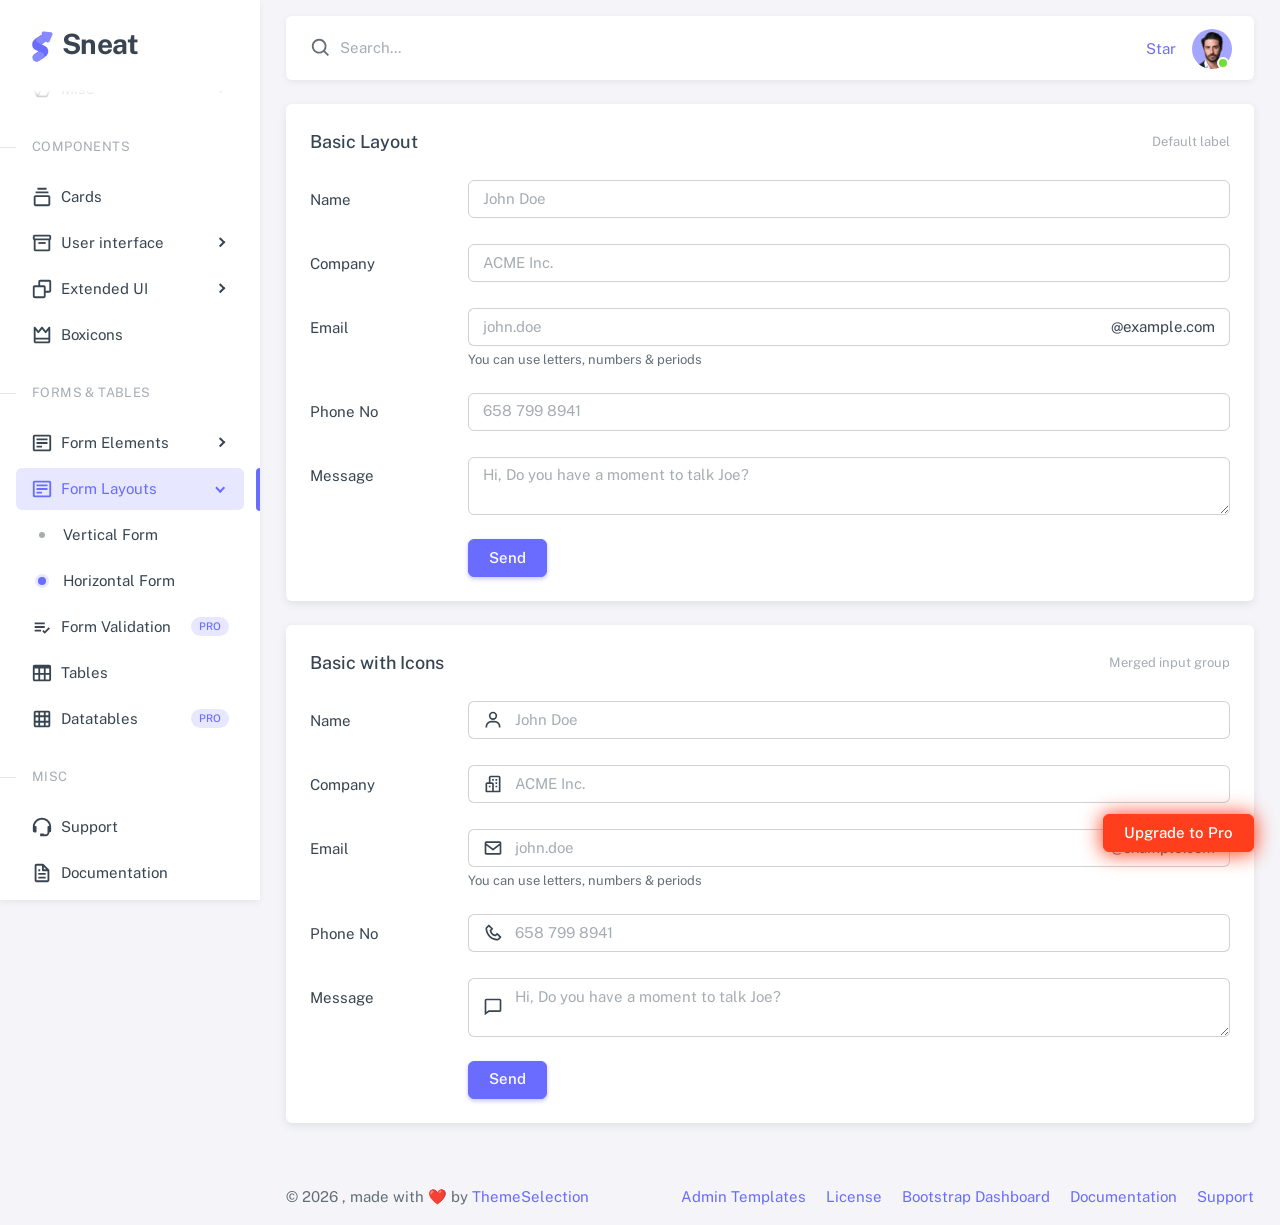
<file: AppBookingResPi4/sneat-bootstrap-html-admin-template-free-v3.0.0/sneat-bootstrap-html-admin-template-free/html/form-layouts-horizontal.html>
<!doctype html>

<html
  lang="en"
  class="layout-menu-fixed layout-compact"
  data-assets-path="../assets/"
  data-template="vertical-menu-template-free">
  <head>
    <meta charset="utf-8" />
    <meta
      name="viewport"
      content="width=device-width, initial-scale=1.0, user-scalable=no, minimum-scale=1.0, maximum-scale=1.0" />

    <title>Demo: Horizontal Layouts - Forms | Sneat - Bootstrap Dashboard FREE</title>

    <meta name="description" content="" />

    <!-- Favicon -->
    <link rel="icon" type="image/x-icon" href="../assets/img/favicon/favicon.ico" />

    <!-- Fonts -->
    <link rel="preconnect" href="https://fonts.googleapis.com" />
    <link rel="preconnect" href="https://fonts.gstatic.com" crossorigin />
    <link
      href="https://fonts.googleapis.com/css2?family=Public+Sans:ital,wght@0,300;0,400;0,500;0,600;0,700;1,300;1,400;1,500;1,600;1,700&display=swap"
      rel="stylesheet" />

    <link rel="stylesheet" href="../assets/vendor/fonts/iconify-icons.css" />

    <!-- Core CSS -->
    <!-- build:css assets/vendor/css/theme.css  -->

    <link rel="stylesheet" href="../assets/vendor/css/core.css" />
    <link rel="stylesheet" href="../assets/css/demo.css" />

    <!-- Vendors CSS -->

    <link rel="stylesheet" href="../assets/vendor/libs/perfect-scrollbar/perfect-scrollbar.css" />

    <!-- endbuild -->

    <!-- Page CSS -->

    <!-- Helpers -->
    <script src="../assets/vendor/js/helpers.js"></script>
    <!--! Template customizer & Theme config files MUST be included after core stylesheets and helpers.js in the <head> section -->

    <!--? Config:  Mandatory theme config file contain global vars & default theme options, Set your preferred theme option in this file.  -->

    <script src="../assets/js/config.js"></script>
  </head>

  <body>
    <!-- Layout wrapper -->
    <div class="layout-wrapper layout-content-navbar">
      <div class="layout-container">
        <!-- Menu -->

        <aside id="layout-menu" class="layout-menu menu-vertical menu bg-menu-theme">
          <div class="app-brand demo">
            <a href="index.html" class="app-brand-link">
              <span class="app-brand-logo demo">
                <span class="text-primary">
                  <svg
                    width="25"
                    viewBox="0 0 25 42"
                    version="1.1"
                    xmlns="http://www.w3.org/2000/svg"
                    xmlns:xlink="http://www.w3.org/1999/xlink">
                    <defs>
                      <path
                        d="M13.7918663,0.358365126 L3.39788168,7.44174259 C0.566865006,9.69408886 -0.379795268,12.4788597 0.557900856,15.7960551 C0.68998853,16.2305145 1.09562888,17.7872135 3.12357076,19.2293357 C3.8146334,19.7207684 5.32369333,20.3834223 7.65075054,21.2172976 L7.59773219,21.2525164 L2.63468769,24.5493413 C0.445452254,26.3002124 0.0884951797,28.5083815 1.56381646,31.1738486 C2.83770406,32.8170431 5.20850219,33.2640127 7.09180128,32.5391577 C8.347334,32.0559211 11.4559176,30.0011079 16.4175519,26.3747182 C18.0338572,24.4997857 18.6973423,22.4544883 18.4080071,20.2388261 C17.963753,17.5346866 16.1776345,15.5799961 13.0496516,14.3747546 L10.9194936,13.4715819 L18.6192054,7.984237 L13.7918663,0.358365126 Z"
                        id="path-1"></path>
                      <path
                        d="M5.47320593,6.00457225 C4.05321814,8.216144 4.36334763,10.0722806 6.40359441,11.5729822 C8.61520715,12.571656 10.0999176,13.2171421 10.8577257,13.5094407 L15.5088241,14.433041 L18.6192054,7.984237 C15.5364148,3.11535317 13.9273018,0.573395879 13.7918663,0.358365126 C13.5790555,0.511491653 10.8061687,2.3935607 5.47320593,6.00457225 Z"
                        id="path-3"></path>
                      <path
                        d="M7.50063644,21.2294429 L12.3234468,23.3159332 C14.1688022,24.7579751 14.397098,26.4880487 13.008334,28.506154 C11.6195701,30.5242593 10.3099883,31.790241 9.07958868,32.3040991 C5.78142938,33.4346997 4.13234973,34 4.13234973,34 C4.13234973,34 2.75489982,33.0538207 2.37032616e-14,31.1614621 C-0.55822714,27.8186216 -0.55822714,26.0572515 -4.05231404e-15,25.8773518 C0.83734071,25.6075023 2.77988457,22.8248993 3.3049379,22.52991 C3.65497346,22.3332504 5.05353963,21.8997614 7.50063644,21.2294429 Z"
                        id="path-4"></path>
                      <path
                        d="M20.6,7.13333333 L25.6,13.8 C26.2627417,14.6836556 26.0836556,15.9372583 25.2,16.6 C24.8538077,16.8596443 24.4327404,17 24,17 L14,17 C12.8954305,17 12,16.1045695 12,15 C12,14.5672596 12.1403557,14.1461923 12.4,13.8 L17.4,7.13333333 C18.0627417,6.24967773 19.3163444,6.07059163 20.2,6.73333333 C20.3516113,6.84704183 20.4862915,6.981722 20.6,7.13333333 Z"
                        id="path-5"></path>
                    </defs>
                    <g id="g-app-brand" stroke="none" stroke-width="1" fill="none" fill-rule="evenodd">
                      <g id="Brand-Logo" transform="translate(-27.000000, -15.000000)">
                        <g id="Icon" transform="translate(27.000000, 15.000000)">
                          <g id="Mask" transform="translate(0.000000, 8.000000)">
                            <mask id="mask-2" fill="white">
                              <use xlink:href="#path-1"></use>
                            </mask>
                            <use fill="currentColor" xlink:href="#path-1"></use>
                            <g id="Path-3" mask="url(#mask-2)">
                              <use fill="currentColor" xlink:href="#path-3"></use>
                              <use fill-opacity="0.2" fill="#FFFFFF" xlink:href="#path-3"></use>
                            </g>
                            <g id="Path-4" mask="url(#mask-2)">
                              <use fill="currentColor" xlink:href="#path-4"></use>
                              <use fill-opacity="0.2" fill="#FFFFFF" xlink:href="#path-4"></use>
                            </g>
                          </g>
                          <g
                            id="Triangle"
                            transform="translate(19.000000, 11.000000) rotate(-300.000000) translate(-19.000000, -11.000000) ">
                            <use fill="currentColor" xlink:href="#path-5"></use>
                            <use fill-opacity="0.2" fill="#FFFFFF" xlink:href="#path-5"></use>
                          </g>
                        </g>
                      </g>
                    </g>
                  </svg>
                </span>
              </span>
              <span class="app-brand-text demo menu-text fw-bold ms-2">Sneat</span>
            </a>

            <a href="javascript:void(0);" class="layout-menu-toggle menu-link text-large ms-auto">
              <i class="bx bx-chevron-left d-block d-xl-none align-middle"></i>
            </a>
          </div>

          <div class="menu-divider mt-0"></div>

          <div class="menu-inner-shadow"></div>

          <ul class="menu-inner py-1">
            <!-- Dashboards -->
            <li class="menu-item">
              <a href="javascript:void(0);" class="menu-link menu-toggle">
                <i class="menu-icon tf-icons bx bx-home-smile"></i>
                <div class="text-truncate" data-i18n="Dashboards">Dashboards</div>
                <span class="badge rounded-pill bg-danger ms-auto">5</span>
              </a>
              <ul class="menu-sub">
                <li class="menu-item">
                  <a href="index.html" class="menu-link">
                    <div class="text-truncate" data-i18n="Analytics">Analytics</div>
                  </a>
                </li>
                <li class="menu-item">
                  <a
                    href="https://demos.themeselection.com/sneat-bootstrap-html-admin-template/html/vertical-menu-template/dashboards-crm.html"
                    target="_blank"
                    class="menu-link">
                    <div class="text-truncate" data-i18n="CRM">CRM</div>
                    <div class="badge rounded-pill bg-label-primary text-uppercase fs-tiny ms-auto">Pro</div>
                  </a>
                </li>
                <li class="menu-item">
                  <a
                    href="https://demos.themeselection.com/sneat-bootstrap-html-admin-template/html/vertical-menu-template/app-ecommerce-dashboard.html"
                    target="_blank"
                    class="menu-link">
                    <div class="text-truncate" data-i18n="eCommerce">eCommerce</div>
                    <div class="badge rounded-pill bg-label-primary text-uppercase fs-tiny ms-auto">Pro</div>
                  </a>
                </li>
                <li class="menu-item">
                  <a
                    href="https://demos.themeselection.com/sneat-bootstrap-html-admin-template/html/vertical-menu-template/app-logistics-dashboard.html"
                    target="_blank"
                    class="menu-link">
                    <div class="text-truncate" data-i18n="Logistics">Logistics</div>
                    <div class="badge rounded-pill bg-label-primary text-uppercase fs-tiny ms-auto">Pro</div>
                  </a>
                </li>
                <li class="menu-item">
                  <a
                    href="https://demos.themeselection.com/sneat-bootstrap-html-admin-template/html/vertical-menu-template/app-academy-dashboard.html"
                    target="_blank"
                    class="menu-link">
                    <div class="text-truncate" data-i18n="Academy">Academy</div>
                    <div class="badge rounded-pill bg-label-primary text-uppercase fs-tiny ms-auto">Pro</div>
                  </a>
                </li>
              </ul>
            </li>

            <!-- Layouts -->
            <li class="menu-item">
              <a href="javascript:void(0);" class="menu-link menu-toggle">
                <i class="menu-icon tf-icons bx bx-layout"></i>
                <div class="text-truncate" data-i18n="Layouts">Layouts</div>
              </a>

              <ul class="menu-sub">
                <li class="menu-item">
                  <a href="layouts-without-menu.html" class="menu-link">
                    <div class="text-truncate" data-i18n="Without menu">Without menu</div>
                  </a>
                </li>
                <li class="menu-item">
                  <a href="layouts-without-navbar.html" class="menu-link">
                    <div class="text-truncate" data-i18n="Without navbar">Without navbar</div>
                  </a>
                </li>
                <li class="menu-item">
                  <a href="layouts-fluid.html" class="menu-link">
                    <div class="text-truncate" data-i18n="Fluid">Fluid</div>
                  </a>
                </li>
                <li class="menu-item">
                  <a href="layouts-container.html" class="menu-link">
                    <div class="text-truncate" data-i18n="Container">Container</div>
                  </a>
                </li>
                <li class="menu-item">
                  <a href="layouts-blank.html" class="menu-link">
                    <div class="text-truncate" data-i18n="Blank">Blank</div>
                  </a>
                </li>
              </ul>
            </li>

            <!-- Front Pages -->
            <li class="menu-item">
              <a href="javascript:void(0);" class="menu-link menu-toggle">
                <i class="menu-icon tf-icons bx bx-store"></i>
                <div class="text-truncate" data-i18n="Front Pages">Front Pages</div>
                <div class="badge rounded-pill bg-label-primary text-uppercase fs-tiny ms-auto">Pro</div>
              </a>
              <ul class="menu-sub">
                <li class="menu-item">
                  <a
                    href="https://demos.themeselection.com/sneat-bootstrap-html-admin-template/html/front-pages/landing-page.html"
                    class="menu-link"
                    target="_blank">
                    <div class="text-truncate" data-i18n="Landing">Landing</div>
                  </a>
                </li>
                <li class="menu-item">
                  <a
                    href="https://demos.themeselection.com/sneat-bootstrap-html-admin-template/html/front-pages/pricing-page.html"
                    class="menu-link"
                    target="_blank">
                    <div class="text-truncate" data-i18n="Pricing">Pricing</div>
                  </a>
                </li>
                <li class="menu-item">
                  <a
                    href="https://demos.themeselection.com/sneat-bootstrap-html-admin-template/html/front-pages/payment-page.html"
                    class="menu-link"
                    target="_blank">
                    <div class="text-truncate" data-i18n="Payment">Payment</div>
                  </a>
                </li>
                <li class="menu-item">
                  <a
                    href="https://demos.themeselection.com/sneat-bootstrap-html-admin-template/html/front-pages/checkout-page.html"
                    class="menu-link"
                    target="_blank">
                    <div class="text-truncate" data-i18n="Checkout">Checkout</div>
                  </a>
                </li>
                <li class="menu-item">
                  <a
                    href="https://demos.themeselection.com/sneat-bootstrap-html-admin-template/html/front-pages/help-center-landing.html"
                    class="menu-link"
                    target="_blank">
                    <div class="text-truncate" data-i18n="Help Center">Help Center</div>
                  </a>
                </li>
              </ul>
            </li>

            <!-- Apps & Pages -->
            <li class="menu-header small text-uppercase">
              <span class="menu-header-text">Apps &amp; Pages</span>
            </li>
            <li class="menu-item">
              <a
                href="https://demos.themeselection.com/sneat-bootstrap-html-admin-template/html/vertical-menu-template/app-email.html"
                target="_blank"
                class="menu-link">
                <i class="menu-icon tf-icons bx bx-envelope"></i>
                <div class="text-truncate" data-i18n="Email">Email</div>
                <div class="badge rounded-pill bg-label-primary text-uppercase fs-tiny ms-auto">Pro</div>
              </a>
            </li>
            <li class="menu-item">
              <a
                href="https://demos.themeselection.com/sneat-bootstrap-html-admin-template/html/vertical-menu-template/app-chat.html"
                target="_blank"
                class="menu-link">
                <i class="menu-icon tf-icons bx bx-chat"></i>
                <div class="text-truncate" data-i18n="Chat">Chat</div>
                <div class="badge rounded-pill bg-label-primary text-uppercase fs-tiny ms-auto">Pro</div>
              </a>
            </li>
            <li class="menu-item">
              <a
                href="https://demos.themeselection.com/sneat-bootstrap-html-admin-template/html/vertical-menu-template/app-calendar.html"
                target="_blank"
                class="menu-link">
                <i class="menu-icon tf-icons bx bx-calendar"></i>
                <div class="text-truncate" data-i18n="Calendar">Calendar</div>
                <div class="badge rounded-pill bg-label-primary text-uppercase fs-tiny ms-auto">Pro</div>
              </a>
            </li>
            <li class="menu-item">
              <a
                href="https://demos.themeselection.com/sneat-bootstrap-html-admin-template/html/vertical-menu-template/app-kanban.html"
                target="_blank"
                class="menu-link">
                <i class="menu-icon tf-icons bx bx-grid"></i>
                <div class="text-truncate" data-i18n="Kanban">Kanban</div>
                <div class="badge rounded-pill bg-label-primary text-uppercase fs-tiny ms-auto">Pro</div>
              </a>
            </li>
            <!-- Pages -->
            <li class="menu-item">
              <a href="javascript:void(0);" class="menu-link menu-toggle">
                <i class="menu-icon tf-icons bx bx-dock-top"></i>
                <div class="text-truncate" data-i18n="Account Settings">Account Settings</div>
              </a>
              <ul class="menu-sub">
                <li class="menu-item">
                  <a href="pages-account-settings-account.html" class="menu-link">
                    <div class="text-truncate" data-i18n="Account">Account</div>
                  </a>
                </li>
                <li class="menu-item">
                  <a href="pages-account-settings-notifications.html" class="menu-link">
                    <div class="text-truncate" data-i18n="Notifications">Notifications</div>
                  </a>
                </li>
                <li class="menu-item">
                  <a href="pages-account-settings-connections.html" class="menu-link">
                    <div class="text-truncate" data-i18n="Connections">Connections</div>
                  </a>
                </li>
              </ul>
            </li>
            <li class="menu-item">
              <a href="javascript:void(0);" class="menu-link menu-toggle">
                <i class="menu-icon tf-icons bx bx-lock-open-alt"></i>
                <div class="text-truncate" data-i18n="Authentications">Authentications</div>
              </a>
              <ul class="menu-sub">
                <li class="menu-item">
                  <a href="auth-login-basic.html" class="menu-link" target="_blank">
                    <div class="text-truncate" data-i18n="Basic">Login</div>
                  </a>
                </li>
                <li class="menu-item">
                  <a href="auth-register-basic.html" class="menu-link" target="_blank">
                    <div class="text-truncate" data-i18n="Basic">Register</div>
                  </a>
                </li>
                <li class="menu-item">
                  <a href="auth-forgot-password-basic.html" class="menu-link" target="_blank">
                    <div class="text-truncate" data-i18n="Basic">Forgot Password</div>
                  </a>
                </li>
              </ul>
            </li>
            <li class="menu-item">
              <a href="javascript:void(0);" class="menu-link menu-toggle">
                <i class="menu-icon tf-icons bx bx-cube-alt"></i>
                <div class="text-truncate" data-i18n="Misc">Misc</div>
              </a>
              <ul class="menu-sub">
                <li class="menu-item">
                  <a href="pages-misc-error.html" class="menu-link">
                    <div class="text-truncate" data-i18n="Error">Error</div>
                  </a>
                </li>
                <li class="menu-item">
                  <a href="pages-misc-under-maintenance.html" class="menu-link">
                    <div class="text-truncate" data-i18n="Under Maintenance">Under Maintenance</div>
                  </a>
                </li>
              </ul>
            </li>
            <!-- Components -->
            <li class="menu-header small text-uppercase"><span class="menu-header-text">Components</span></li>
            <!-- Cards -->
            <li class="menu-item">
              <a href="cards-basic.html" class="menu-link">
                <i class="menu-icon tf-icons bx bx-collection"></i>
                <div class="text-truncate" data-i18n="Basic">Cards</div>
              </a>
            </li>
            <!-- User interface -->
            <li class="menu-item">
              <a href="javascript:void(0)" class="menu-link menu-toggle">
                <i class="menu-icon tf-icons bx bx-box"></i>
                <div class="text-truncate" data-i18n="User interface">User interface</div>
              </a>
              <ul class="menu-sub">
                <li class="menu-item">
                  <a href="ui-accordion.html" class="menu-link">
                    <div class="text-truncate" data-i18n="Accordion">Accordion</div>
                  </a>
                </li>
                <li class="menu-item">
                  <a href="ui-alerts.html" class="menu-link">
                    <div class="text-truncate" data-i18n="Alerts">Alerts</div>
                  </a>
                </li>
                <li class="menu-item">
                  <a href="ui-badges.html" class="menu-link">
                    <div class="text-truncate" data-i18n="Badges">Badges</div>
                  </a>
                </li>
                <li class="menu-item">
                  <a href="ui-buttons.html" class="menu-link">
                    <div class="text-truncate" data-i18n="Buttons">Buttons</div>
                  </a>
                </li>
                <li class="menu-item">
                  <a href="ui-carousel.html" class="menu-link">
                    <div class="text-truncate" data-i18n="Carousel">Carousel</div>
                  </a>
                </li>
                <li class="menu-item">
                  <a href="ui-collapse.html" class="menu-link">
                    <div class="text-truncate" data-i18n="Collapse">Collapse</div>
                  </a>
                </li>
                <li class="menu-item">
                  <a href="ui-dropdowns.html" class="menu-link">
                    <div class="text-truncate" data-i18n="Dropdowns">Dropdowns</div>
                  </a>
                </li>
                <li class="menu-item">
                  <a href="ui-footer.html" class="menu-link">
                    <div class="text-truncate" data-i18n="Footer">Footer</div>
                  </a>
                </li>
                <li class="menu-item">
                  <a href="ui-list-groups.html" class="menu-link">
                    <div class="text-truncate" data-i18n="List Groups">List groups</div>
                  </a>
                </li>
                <li class="menu-item">
                  <a href="ui-modals.html" class="menu-link">
                    <div class="text-truncate" data-i18n="Modals">Modals</div>
                  </a>
                </li>
                <li class="menu-item">
                  <a href="ui-navbar.html" class="menu-link">
                    <div class="text-truncate" data-i18n="Navbar">Navbar</div>
                  </a>
                </li>
                <li class="menu-item">
                  <a href="ui-offcanvas.html" class="menu-link">
                    <div class="text-truncate" data-i18n="Offcanvas">Offcanvas</div>
                  </a>
                </li>
                <li class="menu-item">
                  <a href="ui-pagination-breadcrumbs.html" class="menu-link">
                    <div class="text-truncate" data-i18n="Pagination & Breadcrumbs">Pagination &amp; Breadcrumbs</div>
                  </a>
                </li>
                <li class="menu-item">
                  <a href="ui-progress.html" class="menu-link">
                    <div class="text-truncate" data-i18n="Progress">Progress</div>
                  </a>
                </li>
                <li class="menu-item">
                  <a href="ui-spinners.html" class="menu-link">
                    <div class="text-truncate" data-i18n="Spinners">Spinners</div>
                  </a>
                </li>
                <li class="menu-item">
                  <a href="ui-tabs-pills.html" class="menu-link">
                    <div class="text-truncate" data-i18n="Tabs & Pills">Tabs &amp; Pills</div>
                  </a>
                </li>
                <li class="menu-item">
                  <a href="ui-toasts.html" class="menu-link">
                    <div class="text-truncate" data-i18n="Toasts">Toasts</div>
                  </a>
                </li>
                <li class="menu-item">
                  <a href="ui-tooltips-popovers.html" class="menu-link">
                    <div class="text-truncate" data-i18n="Tooltips & Popovers">Tooltips &amp; Popovers</div>
                  </a>
                </li>
                <li class="menu-item">
                  <a href="ui-typography.html" class="menu-link">
                    <div class="text-truncate" data-i18n="Typography">Typography</div>
                  </a>
                </li>
              </ul>
            </li>

            <!-- Extended components -->
            <li class="menu-item">
              <a href="javascript:void(0)" class="menu-link menu-toggle">
                <i class="menu-icon tf-icons bx bx-copy"></i>
                <div class="text-truncate" data-i18n="Extended UI">Extended UI</div>
              </a>
              <ul class="menu-sub">
                <li class="menu-item">
                  <a href="extended-ui-perfect-scrollbar.html" class="menu-link">
                    <div class="text-truncate" data-i18n="Perfect Scrollbar">Perfect Scrollbar</div>
                  </a>
                </li>
                <li class="menu-item">
                  <a href="extended-ui-text-divider.html" class="menu-link">
                    <div class="text-truncate" data-i18n="Text Divider">Text Divider</div>
                  </a>
                </li>
              </ul>
            </li>

            <li class="menu-item">
              <a href="icons-boxicons.html" class="menu-link">
                <i class="menu-icon tf-icons bx bx-crown"></i>
                <div class="text-truncate" data-i18n="Boxicons">Boxicons</div>
              </a>
            </li>

            <!-- Forms & Tables -->
            <li class="menu-header small text-uppercase"><span class="menu-header-text">Forms &amp; Tables</span></li>
            <!-- Forms -->
            <li class="menu-item">
              <a href="javascript:void(0);" class="menu-link menu-toggle">
                <i class="menu-icon tf-icons bx bx-detail"></i>
                <div class="text-truncate" data-i18n="Form Elements">Form Elements</div>
              </a>
              <ul class="menu-sub">
                <li class="menu-item">
                  <a href="forms-basic-inputs.html" class="menu-link">
                    <div class="text-truncate" data-i18n="Basic Inputs">Basic Inputs</div>
                  </a>
                </li>
                <li class="menu-item">
                  <a href="forms-input-groups.html" class="menu-link">
                    <div class="text-truncate" data-i18n="Input groups">Input groups</div>
                  </a>
                </li>
              </ul>
            </li>
            <li class="menu-item active open">
              <a href="javascript:void(0);" class="menu-link menu-toggle">
                <i class="menu-icon tf-icons bx bx-detail"></i>
                <div class="text-truncate" data-i18n="Form Layouts">Form Layouts</div>
              </a>
              <ul class="menu-sub">
                <li class="menu-item">
                  <a href="form-layouts-vertical.html" class="menu-link">
                    <div class="text-truncate" data-i18n="Vertical Form">Vertical Form</div>
                  </a>
                </li>
                <li class="menu-item active">
                  <a href="form-layouts-horizontal.html" class="menu-link">
                    <div class="text-truncate" data-i18n="Horizontal Form">Horizontal Form</div>
                  </a>
                </li>
              </ul>
            </li>
            <!-- Form Validation -->
            <li class="menu-item">
              <a
                href="https://demos.themeselection.com/sneat-bootstrap-html-admin-template/html/vertical-menu-template/form-validation.html"
                target="_blank"
                class="menu-link">
                <i class="menu-icon tf-icons bx bx-list-check"></i>
                <div class="text-truncate" data-i18n="Form Validation">Form Validation</div>
                <div class="badge rounded-pill bg-label-primary text-uppercase fs-tiny ms-auto">Pro</div>
              </a>
            </li>
            <!-- Tables -->
            <li class="menu-item">
              <a href="tables-basic.html" class="menu-link">
                <i class="menu-icon tf-icons bx bx-table"></i>
                <div class="text-truncate" data-i18n="Tables">Tables</div>
              </a>
            </li>
            <!-- Data Tables -->
            <li class="menu-item">
              <a
                href="https://demos.themeselection.com/sneat-bootstrap-html-admin-template/html/vertical-menu-template/tables-datatables-basic.html"
                target="_blank"
                class="menu-link">
                <i class="menu-icon tf-icons bx bx-grid"></i>
                <div class="text-truncate" data-i18n="Datatables">Datatables</div>
                <div class="badge rounded-pill bg-label-primary text-uppercase fs-tiny ms-auto">Pro</div>
              </a>
            </li>
            <!-- Misc -->
            <li class="menu-header small text-uppercase"><span class="menu-header-text">Misc</span></li>
            <li class="menu-item">
              <a
                href="https://github.com/themeselection/sneat-bootstrap-html-admin-template-free/issues"
                target="_blank"
                class="menu-link">
                <i class="menu-icon tf-icons bx bx-support"></i>
                <div class="text-truncate" data-i18n="Support">Support</div>
              </a>
            </li>
            <li class="menu-item">
              <a
                href="https://demos.themeselection.com/sneat-bootstrap-html-admin-template/documentation/"
                target="_blank"
                class="menu-link">
                <i class="menu-icon tf-icons bx bx-file"></i>
                <div class="text-truncate" data-i18n="Documentation">Documentation</div>
              </a>
            </li>
          </ul>
        </aside>
        <!-- / Menu -->

        <!-- Layout container -->
        <div class="layout-page">
          <!-- Navbar -->

          <nav
            class="layout-navbar container-xxl navbar-detached navbar navbar-expand-xl align-items-center bg-navbar-theme"
            id="layout-navbar">
            <div class="layout-menu-toggle navbar-nav align-items-xl-center me-4 me-xl-0 d-xl-none">
              <a class="nav-item nav-link px-0 me-xl-6" href="javascript:void(0)">
                <i class="icon-base bx bx-menu icon-md"></i>
              </a>
            </div>

            <div class="navbar-nav-right d-flex align-items-center justify-content-end" id="navbar-collapse">
              <!-- Search -->
              <div class="navbar-nav align-items-center me-auto">
                <div class="nav-item d-flex align-items-center">
                  <span class="w-px-22 h-px-22"><i class="icon-base bx bx-search icon-md"></i></span>
                  <input
                    type="text"
                    class="form-control border-0 shadow-none ps-1 ps-sm-2 d-md-block d-none"
                    placeholder="Search..."
                    aria-label="Search..." />
                </div>
              </div>
              <!-- /Search -->

              <ul class="navbar-nav flex-row align-items-center ms-md-auto">
                <!-- Place this tag where you want the button to render. -->
                <li class="nav-item lh-1 me-4">
                  <a
                    class="github-button"
                    href="https://github.com/themeselection/sneat-bootstrap-html-admin-template-free"
                    data-icon="octicon-star"
                    data-size="large"
                    data-show-count="true"
                    aria-label="Star themeselection/sneat-html-admin-template-free on GitHub"
                    >Star</a
                  >
                </li>

                <!-- User -->
                <li class="nav-item navbar-dropdown dropdown-user dropdown">
                  <a
                    class="nav-link dropdown-toggle hide-arrow p-0"
                    href="javascript:void(0);"
                    data-bs-toggle="dropdown">
                    <div class="avatar avatar-online">
                      <img src="../assets/img/avatars/1.png" alt class="w-px-40 h-auto rounded-circle" />
                    </div>
                  </a>
                  <ul class="dropdown-menu dropdown-menu-end">
                    <li>
                      <a class="dropdown-item" href="#">
                        <div class="d-flex">
                          <div class="flex-shrink-0 me-3">
                            <div class="avatar avatar-online">
                              <img src="../assets/img/avatars/1.png" alt class="w-px-40 h-auto rounded-circle" />
                            </div>
                          </div>
                          <div class="flex-grow-1">
                            <h6 class="mb-0">John Doe</h6>
                            <small class="text-body-secondary">Admin</small>
                          </div>
                        </div>
                      </a>
                    </li>
                    <li>
                      <div class="dropdown-divider my-1"></div>
                    </li>
                    <li>
                      <a class="dropdown-item" href="#">
                        <i class="icon-base bx bx-user icon-md me-3"></i><span>My Profile</span>
                      </a>
                    </li>
                    <li>
                      <a class="dropdown-item" href="#">
                        <i class="icon-base bx bx-cog icon-md me-3"></i><span>Settings</span>
                      </a>
                    </li>
                    <li>
                      <a class="dropdown-item" href="#">
                        <span class="d-flex align-items-center align-middle">
                          <i class="flex-shrink-0 icon-base bx bx-credit-card icon-md me-3"></i
                          ><span class="flex-grow-1 align-middle">Billing Plan</span>
                          <span class="flex-shrink-0 badge rounded-pill bg-danger">4</span>
                        </span>
                      </a>
                    </li>
                    <li>
                      <div class="dropdown-divider my-1"></div>
                    </li>
                    <li>
                      <a class="dropdown-item" href="javascript:void(0);">
                        <i class="icon-base bx bx-power-off icon-md me-3"></i><span>Log Out</span>
                      </a>
                    </li>
                  </ul>
                </li>
                <!--/ User -->
              </ul>
            </div>
          </nav>

          <!-- / Navbar -->

          <!-- Content wrapper -->
          <div class="content-wrapper">
            <!-- Content -->
            <div class="container-xxl flex-grow-1 container-p-y">
              <!-- Basic Layout & Basic with Icons -->
              <div class="row mb-6 gy-6">
                <!-- Basic Layout -->
                <div class="col-xxl">
                  <div class="card">
                    <div class="card-header d-flex align-items-center justify-content-between">
                      <h5 class="mb-0">Basic Layout</h5>
                      <small class="text-body-secondary float-end">Default label</small>
                    </div>
                    <div class="card-body">
                      <form>
                        <div class="row mb-6">
                          <label class="col-sm-2 col-form-label" for="basic-default-name">Name</label>
                          <div class="col-sm-10">
                            <input type="text" class="form-control" id="basic-default-name" placeholder="John Doe" />
                          </div>
                        </div>
                        <div class="row mb-6">
                          <label class="col-sm-2 col-form-label" for="basic-default-company">Company</label>
                          <div class="col-sm-10">
                            <input
                              type="text"
                              class="form-control"
                              id="basic-default-company"
                              placeholder="ACME Inc." />
                          </div>
                        </div>
                        <div class="row mb-6">
                          <label class="col-sm-2 col-form-label" for="basic-default-email">Email</label>
                          <div class="col-sm-10">
                            <div class="input-group input-group-merge">
                              <input
                                type="text"
                                id="basic-default-email"
                                class="form-control"
                                placeholder="john.doe"
                                aria-label="john.doe"
                                aria-describedby="basic-default-email2" />
                              <span class="input-group-text" id="basic-default-email2">@example.com</span>
                            </div>
                            <div class="form-text">You can use letters, numbers & periods</div>
                          </div>
                        </div>
                        <div class="row mb-6">
                          <label class="col-sm-2 col-form-label" for="basic-default-phone">Phone No</label>
                          <div class="col-sm-10">
                            <input
                              type="text"
                              id="basic-default-phone"
                              class="form-control phone-mask"
                              placeholder="658 799 8941"
                              aria-label="658 799 8941"
                              aria-describedby="basic-default-phone" />
                          </div>
                        </div>
                        <div class="row mb-6">
                          <label class="col-sm-2 col-form-label" for="basic-default-message">Message</label>
                          <div class="col-sm-10">
                            <textarea
                              id="basic-default-message"
                              class="form-control"
                              placeholder="Hi, Do you have a moment to talk Joe?"
                              aria-label="Hi, Do you have a moment to talk Joe?"
                              aria-describedby="basic-icon-default-message2"></textarea>
                          </div>
                        </div>
                        <div class="row justify-content-end">
                          <div class="col-sm-10">
                            <button type="submit" class="btn btn-primary">Send</button>
                          </div>
                        </div>
                      </form>
                    </div>
                  </div>
                </div>
                <!-- Basic with Icons -->
                <div class="col-xxl">
                  <div class="card">
                    <div class="card-header d-flex align-items-center justify-content-between">
                      <h5 class="mb-0">Basic with Icons</h5>
                      <small class="text-body-secondary float-end">Merged input group</small>
                    </div>
                    <div class="card-body">
                      <form>
                        <div class="row mb-6">
                          <label class="col-sm-2 col-form-label" for="basic-icon-default-fullname">Name</label>
                          <div class="col-sm-10">
                            <div class="input-group input-group-merge">
                              <span id="basic-icon-default-fullname2" class="input-group-text"
                                ><i class="icon-base bx bx-user"></i
                              ></span>
                              <input
                                type="text"
                                class="form-control"
                                id="basic-icon-default-fullname"
                                placeholder="John Doe"
                                aria-label="John Doe"
                                aria-describedby="basic-icon-default-fullname2" />
                            </div>
                          </div>
                        </div>
                        <div class="row mb-6">
                          <label class="col-sm-2 col-form-label" for="basic-icon-default-company">Company</label>
                          <div class="col-sm-10">
                            <div class="input-group input-group-merge">
                              <span id="basic-icon-default-company2" class="input-group-text"
                                ><i class="icon-base bx bx-buildings"></i
                              ></span>
                              <input
                                type="text"
                                id="basic-icon-default-company"
                                class="form-control"
                                placeholder="ACME Inc."
                                aria-label="ACME Inc."
                                aria-describedby="basic-icon-default-company2" />
                            </div>
                          </div>
                        </div>
                        <div class="row mb-6">
                          <label class="col-sm-2 col-form-label" for="basic-icon-default-email">Email</label>
                          <div class="col-sm-10">
                            <div class="input-group input-group-merge">
                              <span class="input-group-text"><i class="icon-base bx bx-envelope"></i></span>
                              <input
                                type="text"
                                id="basic-icon-default-email"
                                class="form-control"
                                placeholder="john.doe"
                                aria-label="john.doe"
                                aria-describedby="basic-icon-default-email2" />
                              <span id="basic-icon-default-email2" class="input-group-text">@example.com</span>
                            </div>
                            <div class="form-text">You can use letters, numbers & periods</div>
                          </div>
                        </div>
                        <div class="row mb-6">
                          <label class="col-sm-2 col-form-label" for="basic-icon-default-phone">Phone No</label>
                          <div class="col-sm-10">
                            <div class="input-group input-group-merge">
                              <span id="basic-icon-default-phone2" class="input-group-text"
                                ><i class="icon-base bx bx-phone"></i
                              ></span>
                              <input
                                type="text"
                                id="basic-icon-default-phone"
                                class="form-control phone-mask"
                                placeholder="658 799 8941"
                                aria-label="658 799 8941"
                                aria-describedby="basic-icon-default-phone2" />
                            </div>
                          </div>
                        </div>
                        <div class="row mb-6">
                          <label class="col-sm-2 col-form-label" for="basic-icon-default-message">Message</label>
                          <div class="col-sm-10">
                            <div class="input-group input-group-merge">
                              <span id="basic-icon-default-message2" class="input-group-text"
                                ><i class="icon-base bx bx-comment"></i
                              ></span>
                              <textarea
                                id="basic-icon-default-message"
                                class="form-control"
                                placeholder="Hi, Do you have a moment to talk Joe?"
                                aria-label="Hi, Do you have a moment to talk Joe?"
                                aria-describedby="basic-icon-default-message2"></textarea>
                            </div>
                          </div>
                        </div>
                        <div class="row justify-content-end">
                          <div class="col-sm-10">
                            <button type="submit" class="btn btn-primary">Send</button>
                          </div>
                        </div>
                      </form>
                    </div>
                  </div>
                </div>
              </div>
            </div>
            <!-- / Content -->

            <!-- Footer -->
            <footer class="content-footer footer bg-footer-theme">
              <div class="container-xxl">
                <div
                  class="footer-container d-flex align-items-center justify-content-between py-4 flex-md-row flex-column">
                  <div class="mb-2 mb-md-0">
                    &#169;
                    <script>
                      document.write(new Date().getFullYear());
                    </script>
                    , made with ❤️ by
                    <a href="https://themeselection.com" target="_blank" class="footer-link">ThemeSelection</a>
                  </div>
                  <div class="d-none d-lg-inline-block">
                    <a
                      href="https://themeselection.com/item/category/admin-templates/"
                      target="_blank"
                      class="footer-link me-4"
                      >Admin Templates</a
                    >

                    <a href="https://themeselection.com/license/" class="footer-link me-4" target="_blank">License</a>
                    <a
                      href="https://themeselection.com/item/category/bootstrap-admin-templates/"
                      target="_blank"
                      class="footer-link me-4"
                      >Bootstrap Dashboard</a
                    >

                    <a
                      href="https://demos.themeselection.com/sneat-bootstrap-html-admin-template/documentation/"
                      target="_blank"
                      class="footer-link me-4"
                      >Documentation</a
                    >

                    <a
                      href="https://github.com/themeselection/sneat-bootstrap-html-admin-template-free/issues"
                      target="_blank"
                      class="footer-link"
                      >Support</a
                    >
                  </div>
                </div>
              </div>
            </footer>
            <!-- / Footer -->

            <div class="content-backdrop fade"></div>
          </div>
          <!-- Content wrapper -->
        </div>
        <!-- / Layout page -->
      </div>

      <!-- Overlay -->
      <div class="layout-overlay layout-menu-toggle"></div>
    </div>
    <!-- / Layout wrapper -->

    <div class="buy-now">
      <a
        href="https://themeselection.com/item/sneat-dashboard-pro-bootstrap/"
        target="_blank"
        class="btn btn-danger btn-buy-now"
        >Upgrade to Pro</a
      >
    </div>

    <!-- Core JS -->

    <script src="../assets/vendor/libs/jquery/jquery.js"></script>

    <script src="../assets/vendor/libs/popper/popper.js"></script>
    <script src="../assets/vendor/js/bootstrap.js"></script>

    <script src="../assets/vendor/libs/perfect-scrollbar/perfect-scrollbar.js"></script>

    <script src="../assets/vendor/js/menu.js"></script>

    <!-- endbuild -->

    <!-- Vendors JS -->

    <!-- Main JS -->

    <script src="../assets/js/main.js"></script>

    <!-- Page JS -->

    <!-- Place this tag before closing body tag for github widget button. -->
    <script async defer src="https://buttons.github.io/buttons.js"></script>
  </body>
</html>
</file>
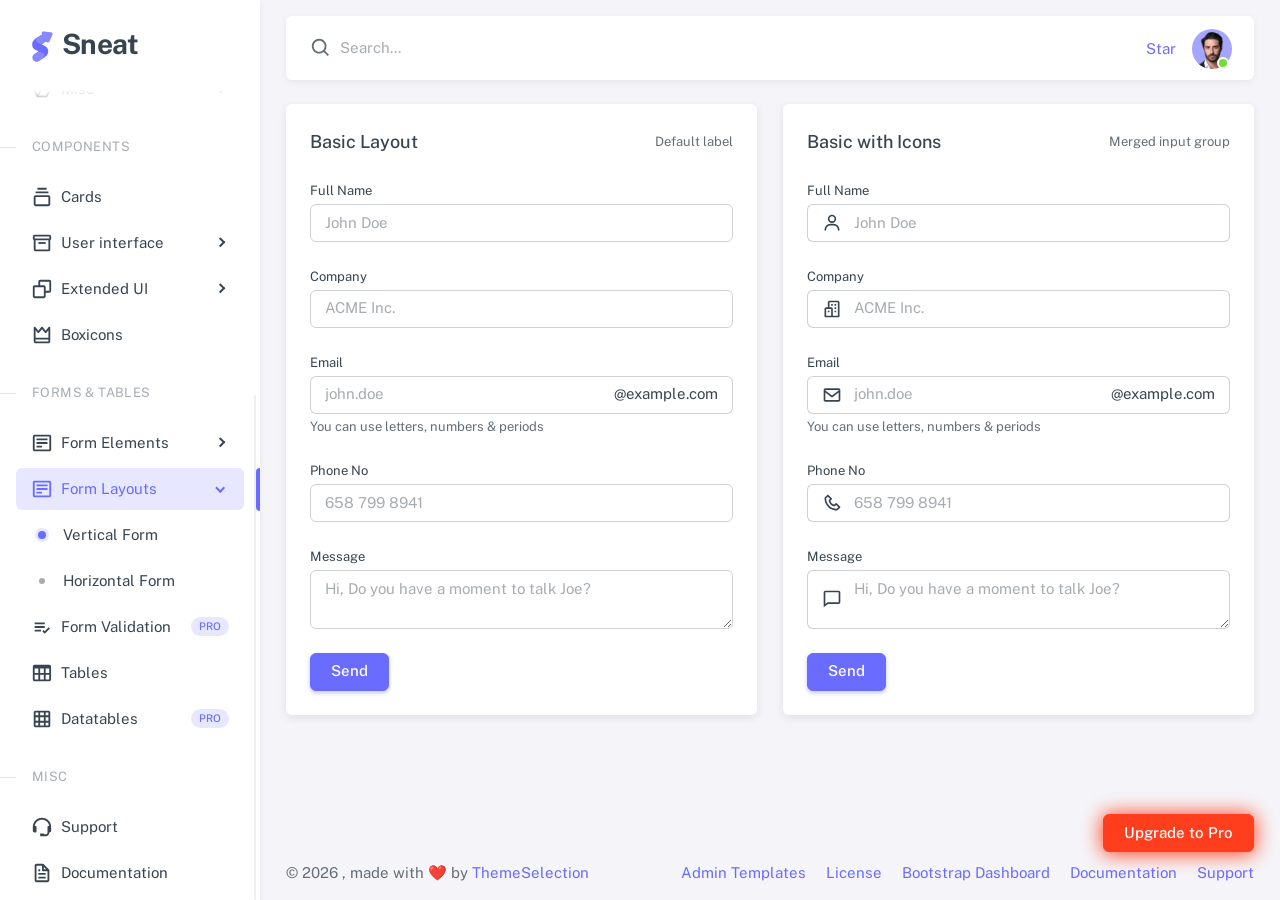
<file: AppBookingResPi4/sneat-bootstrap-html-admin-template-free-v3.0.0/sneat-bootstrap-html-admin-template-free/html/form-layouts-vertical.html>
<!doctype html>

<html
  lang="en"
  class="layout-menu-fixed layout-compact"
  data-assets-path="../assets/"
  data-template="vertical-menu-template-free">
  <head>
    <meta charset="utf-8" />
    <meta
      name="viewport"
      content="width=device-width, initial-scale=1.0, user-scalable=no, minimum-scale=1.0, maximum-scale=1.0" />

    <title>Demo: Vertical Layouts - Forms | Sneat - Bootstrap Dashboard FREE</title>

    <meta name="description" content="" />

    <!-- Favicon -->
    <link rel="icon" type="image/x-icon" href="../assets/img/favicon/favicon.ico" />

    <!-- Fonts -->
    <link rel="preconnect" href="https://fonts.googleapis.com" />
    <link rel="preconnect" href="https://fonts.gstatic.com" crossorigin />
    <link
      href="https://fonts.googleapis.com/css2?family=Public+Sans:ital,wght@0,300;0,400;0,500;0,600;0,700;1,300;1,400;1,500;1,600;1,700&display=swap"
      rel="stylesheet" />

    <link rel="stylesheet" href="../assets/vendor/fonts/iconify-icons.css" />

    <!-- Core CSS -->
    <!-- build:css assets/vendor/css/theme.css  -->

    <link rel="stylesheet" href="../assets/vendor/css/core.css" />
    <link rel="stylesheet" href="../assets/css/demo.css" />

    <!-- Vendors CSS -->

    <link rel="stylesheet" href="../assets/vendor/libs/perfect-scrollbar/perfect-scrollbar.css" />

    <!-- endbuild -->

    <!-- Page CSS -->

    <!-- Helpers -->
    <script src="../assets/vendor/js/helpers.js"></script>
    <!--! Template customizer & Theme config files MUST be included after core stylesheets and helpers.js in the <head> section -->

    <!--? Config:  Mandatory theme config file contain global vars & default theme options, Set your preferred theme option in this file.  -->

    <script src="../assets/js/config.js"></script>
  </head>

  <body>
    <!-- Layout wrapper -->
    <div class="layout-wrapper layout-content-navbar">
      <div class="layout-container">
        <!-- Menu -->

        <aside id="layout-menu" class="layout-menu menu-vertical menu bg-menu-theme">
          <div class="app-brand demo">
            <a href="index.html" class="app-brand-link">
              <span class="app-brand-logo demo">
                <span class="text-primary">
                  <svg
                    width="25"
                    viewBox="0 0 25 42"
                    version="1.1"
                    xmlns="http://www.w3.org/2000/svg"
                    xmlns:xlink="http://www.w3.org/1999/xlink">
                    <defs>
                      <path
                        d="M13.7918663,0.358365126 L3.39788168,7.44174259 C0.566865006,9.69408886 -0.379795268,12.4788597 0.557900856,15.7960551 C0.68998853,16.2305145 1.09562888,17.7872135 3.12357076,19.2293357 C3.8146334,19.7207684 5.32369333,20.3834223 7.65075054,21.2172976 L7.59773219,21.2525164 L2.63468769,24.5493413 C0.445452254,26.3002124 0.0884951797,28.5083815 1.56381646,31.1738486 C2.83770406,32.8170431 5.20850219,33.2640127 7.09180128,32.5391577 C8.347334,32.0559211 11.4559176,30.0011079 16.4175519,26.3747182 C18.0338572,24.4997857 18.6973423,22.4544883 18.4080071,20.2388261 C17.963753,17.5346866 16.1776345,15.5799961 13.0496516,14.3747546 L10.9194936,13.4715819 L18.6192054,7.984237 L13.7918663,0.358365126 Z"
                        id="path-1"></path>
                      <path
                        d="M5.47320593,6.00457225 C4.05321814,8.216144 4.36334763,10.0722806 6.40359441,11.5729822 C8.61520715,12.571656 10.0999176,13.2171421 10.8577257,13.5094407 L15.5088241,14.433041 L18.6192054,7.984237 C15.5364148,3.11535317 13.9273018,0.573395879 13.7918663,0.358365126 C13.5790555,0.511491653 10.8061687,2.3935607 5.47320593,6.00457225 Z"
                        id="path-3"></path>
                      <path
                        d="M7.50063644,21.2294429 L12.3234468,23.3159332 C14.1688022,24.7579751 14.397098,26.4880487 13.008334,28.506154 C11.6195701,30.5242593 10.3099883,31.790241 9.07958868,32.3040991 C5.78142938,33.4346997 4.13234973,34 4.13234973,34 C4.13234973,34 2.75489982,33.0538207 2.37032616e-14,31.1614621 C-0.55822714,27.8186216 -0.55822714,26.0572515 -4.05231404e-15,25.8773518 C0.83734071,25.6075023 2.77988457,22.8248993 3.3049379,22.52991 C3.65497346,22.3332504 5.05353963,21.8997614 7.50063644,21.2294429 Z"
                        id="path-4"></path>
                      <path
                        d="M20.6,7.13333333 L25.6,13.8 C26.2627417,14.6836556 26.0836556,15.9372583 25.2,16.6 C24.8538077,16.8596443 24.4327404,17 24,17 L14,17 C12.8954305,17 12,16.1045695 12,15 C12,14.5672596 12.1403557,14.1461923 12.4,13.8 L17.4,7.13333333 C18.0627417,6.24967773 19.3163444,6.07059163 20.2,6.73333333 C20.3516113,6.84704183 20.4862915,6.981722 20.6,7.13333333 Z"
                        id="path-5"></path>
                    </defs>
                    <g id="g-app-brand" stroke="none" stroke-width="1" fill="none" fill-rule="evenodd">
                      <g id="Brand-Logo" transform="translate(-27.000000, -15.000000)">
                        <g id="Icon" transform="translate(27.000000, 15.000000)">
                          <g id="Mask" transform="translate(0.000000, 8.000000)">
                            <mask id="mask-2" fill="white">
                              <use xlink:href="#path-1"></use>
                            </mask>
                            <use fill="currentColor" xlink:href="#path-1"></use>
                            <g id="Path-3" mask="url(#mask-2)">
                              <use fill="currentColor" xlink:href="#path-3"></use>
                              <use fill-opacity="0.2" fill="#FFFFFF" xlink:href="#path-3"></use>
                            </g>
                            <g id="Path-4" mask="url(#mask-2)">
                              <use fill="currentColor" xlink:href="#path-4"></use>
                              <use fill-opacity="0.2" fill="#FFFFFF" xlink:href="#path-4"></use>
                            </g>
                          </g>
                          <g
                            id="Triangle"
                            transform="translate(19.000000, 11.000000) rotate(-300.000000) translate(-19.000000, -11.000000) ">
                            <use fill="currentColor" xlink:href="#path-5"></use>
                            <use fill-opacity="0.2" fill="#FFFFFF" xlink:href="#path-5"></use>
                          </g>
                        </g>
                      </g>
                    </g>
                  </svg>
                </span>
              </span>
              <span class="app-brand-text demo menu-text fw-bold ms-2">Sneat</span>
            </a>

            <a href="javascript:void(0);" class="layout-menu-toggle menu-link text-large ms-auto">
              <i class="bx bx-chevron-left d-block d-xl-none align-middle"></i>
            </a>
          </div>

          <div class="menu-divider mt-0"></div>

          <div class="menu-inner-shadow"></div>

          <ul class="menu-inner py-1">
            <!-- Dashboards -->
            <li class="menu-item">
              <a href="javascript:void(0);" class="menu-link menu-toggle">
                <i class="menu-icon tf-icons bx bx-home-smile"></i>
                <div class="text-truncate" data-i18n="Dashboards">Dashboards</div>
                <span class="badge rounded-pill bg-danger ms-auto">5</span>
              </a>
              <ul class="menu-sub">
                <li class="menu-item">
                  <a href="index.html" class="menu-link">
                    <div class="text-truncate" data-i18n="Analytics">Analytics</div>
                  </a>
                </li>
                <li class="menu-item">
                  <a
                    href="https://demos.themeselection.com/sneat-bootstrap-html-admin-template/html/vertical-menu-template/dashboards-crm.html"
                    target="_blank"
                    class="menu-link">
                    <div class="text-truncate" data-i18n="CRM">CRM</div>
                    <div class="badge rounded-pill bg-label-primary text-uppercase fs-tiny ms-auto">Pro</div>
                  </a>
                </li>
                <li class="menu-item">
                  <a
                    href="https://demos.themeselection.com/sneat-bootstrap-html-admin-template/html/vertical-menu-template/app-ecommerce-dashboard.html"
                    target="_blank"
                    class="menu-link">
                    <div class="text-truncate" data-i18n="eCommerce">eCommerce</div>
                    <div class="badge rounded-pill bg-label-primary text-uppercase fs-tiny ms-auto">Pro</div>
                  </a>
                </li>
                <li class="menu-item">
                  <a
                    href="https://demos.themeselection.com/sneat-bootstrap-html-admin-template/html/vertical-menu-template/app-logistics-dashboard.html"
                    target="_blank"
                    class="menu-link">
                    <div class="text-truncate" data-i18n="Logistics">Logistics</div>
                    <div class="badge rounded-pill bg-label-primary text-uppercase fs-tiny ms-auto">Pro</div>
                  </a>
                </li>
                <li class="menu-item">
                  <a
                    href="https://demos.themeselection.com/sneat-bootstrap-html-admin-template/html/vertical-menu-template/app-academy-dashboard.html"
                    target="_blank"
                    class="menu-link">
                    <div class="text-truncate" data-i18n="Academy">Academy</div>
                    <div class="badge rounded-pill bg-label-primary text-uppercase fs-tiny ms-auto">Pro</div>
                  </a>
                </li>
              </ul>
            </li>

            <!-- Layouts -->
            <li class="menu-item">
              <a href="javascript:void(0);" class="menu-link menu-toggle">
                <i class="menu-icon tf-icons bx bx-layout"></i>
                <div class="text-truncate" data-i18n="Layouts">Layouts</div>
              </a>

              <ul class="menu-sub">
                <li class="menu-item">
                  <a href="layouts-without-menu.html" class="menu-link">
                    <div class="text-truncate" data-i18n="Without menu">Without menu</div>
                  </a>
                </li>
                <li class="menu-item">
                  <a href="layouts-without-navbar.html" class="menu-link">
                    <div class="text-truncate" data-i18n="Without navbar">Without navbar</div>
                  </a>
                </li>
                <li class="menu-item">
                  <a href="layouts-fluid.html" class="menu-link">
                    <div class="text-truncate" data-i18n="Fluid">Fluid</div>
                  </a>
                </li>
                <li class="menu-item">
                  <a href="layouts-container.html" class="menu-link">
                    <div class="text-truncate" data-i18n="Container">Container</div>
                  </a>
                </li>
                <li class="menu-item">
                  <a href="layouts-blank.html" class="menu-link">
                    <div class="text-truncate" data-i18n="Blank">Blank</div>
                  </a>
                </li>
              </ul>
            </li>

            <!-- Front Pages -->
            <li class="menu-item">
              <a href="javascript:void(0);" class="menu-link menu-toggle">
                <i class="menu-icon tf-icons bx bx-store"></i>
                <div class="text-truncate" data-i18n="Front Pages">Front Pages</div>
                <div class="badge rounded-pill bg-label-primary text-uppercase fs-tiny ms-auto">Pro</div>
              </a>
              <ul class="menu-sub">
                <li class="menu-item">
                  <a
                    href="https://demos.themeselection.com/sneat-bootstrap-html-admin-template/html/front-pages/landing-page.html"
                    class="menu-link"
                    target="_blank">
                    <div class="text-truncate" data-i18n="Landing">Landing</div>
                  </a>
                </li>
                <li class="menu-item">
                  <a
                    href="https://demos.themeselection.com/sneat-bootstrap-html-admin-template/html/front-pages/pricing-page.html"
                    class="menu-link"
                    target="_blank">
                    <div class="text-truncate" data-i18n="Pricing">Pricing</div>
                  </a>
                </li>
                <li class="menu-item">
                  <a
                    href="https://demos.themeselection.com/sneat-bootstrap-html-admin-template/html/front-pages/payment-page.html"
                    class="menu-link"
                    target="_blank">
                    <div class="text-truncate" data-i18n="Payment">Payment</div>
                  </a>
                </li>
                <li class="menu-item">
                  <a
                    href="https://demos.themeselection.com/sneat-bootstrap-html-admin-template/html/front-pages/checkout-page.html"
                    class="menu-link"
                    target="_blank">
                    <div class="text-truncate" data-i18n="Checkout">Checkout</div>
                  </a>
                </li>
                <li class="menu-item">
                  <a
                    href="https://demos.themeselection.com/sneat-bootstrap-html-admin-template/html/front-pages/help-center-landing.html"
                    class="menu-link"
                    target="_blank">
                    <div class="text-truncate" data-i18n="Help Center">Help Center</div>
                  </a>
                </li>
              </ul>
            </li>

            <!-- Apps & Pages -->
            <li class="menu-header small text-uppercase">
              <span class="menu-header-text">Apps &amp; Pages</span>
            </li>
            <li class="menu-item">
              <a
                href="https://demos.themeselection.com/sneat-bootstrap-html-admin-template/html/vertical-menu-template/app-email.html"
                target="_blank"
                class="menu-link">
                <i class="menu-icon tf-icons bx bx-envelope"></i>
                <div class="text-truncate" data-i18n="Email">Email</div>
                <div class="badge rounded-pill bg-label-primary text-uppercase fs-tiny ms-auto">Pro</div>
              </a>
            </li>
            <li class="menu-item">
              <a
                href="https://demos.themeselection.com/sneat-bootstrap-html-admin-template/html/vertical-menu-template/app-chat.html"
                target="_blank"
                class="menu-link">
                <i class="menu-icon tf-icons bx bx-chat"></i>
                <div class="text-truncate" data-i18n="Chat">Chat</div>
                <div class="badge rounded-pill bg-label-primary text-uppercase fs-tiny ms-auto">Pro</div>
              </a>
            </li>
            <li class="menu-item">
              <a
                href="https://demos.themeselection.com/sneat-bootstrap-html-admin-template/html/vertical-menu-template/app-calendar.html"
                target="_blank"
                class="menu-link">
                <i class="menu-icon tf-icons bx bx-calendar"></i>
                <div class="text-truncate" data-i18n="Calendar">Calendar</div>
                <div class="badge rounded-pill bg-label-primary text-uppercase fs-tiny ms-auto">Pro</div>
              </a>
            </li>
            <li class="menu-item">
              <a
                href="https://demos.themeselection.com/sneat-bootstrap-html-admin-template/html/vertical-menu-template/app-kanban.html"
                target="_blank"
                class="menu-link">
                <i class="menu-icon tf-icons bx bx-grid"></i>
                <div class="text-truncate" data-i18n="Kanban">Kanban</div>
                <div class="badge rounded-pill bg-label-primary text-uppercase fs-tiny ms-auto">Pro</div>
              </a>
            </li>
            <!-- Pages -->
            <li class="menu-item">
              <a href="javascript:void(0);" class="menu-link menu-toggle">
                <i class="menu-icon tf-icons bx bx-dock-top"></i>
                <div class="text-truncate" data-i18n="Account Settings">Account Settings</div>
              </a>
              <ul class="menu-sub">
                <li class="menu-item">
                  <a href="pages-account-settings-account.html" class="menu-link">
                    <div class="text-truncate" data-i18n="Account">Account</div>
                  </a>
                </li>
                <li class="menu-item">
                  <a href="pages-account-settings-notifications.html" class="menu-link">
                    <div class="text-truncate" data-i18n="Notifications">Notifications</div>
                  </a>
                </li>
                <li class="menu-item">
                  <a href="pages-account-settings-connections.html" class="menu-link">
                    <div class="text-truncate" data-i18n="Connections">Connections</div>
                  </a>
                </li>
              </ul>
            </li>
            <li class="menu-item">
              <a href="javascript:void(0);" class="menu-link menu-toggle">
                <i class="menu-icon tf-icons bx bx-lock-open-alt"></i>
                <div class="text-truncate" data-i18n="Authentications">Authentications</div>
              </a>
              <ul class="menu-sub">
                <li class="menu-item">
                  <a href="auth-login-basic.html" class="menu-link" target="_blank">
                    <div class="text-truncate" data-i18n="Basic">Login</div>
                  </a>
                </li>
                <li class="menu-item">
                  <a href="auth-register-basic.html" class="menu-link" target="_blank">
                    <div class="text-truncate" data-i18n="Basic">Register</div>
                  </a>
                </li>
                <li class="menu-item">
                  <a href="auth-forgot-password-basic.html" class="menu-link" target="_blank">
                    <div class="text-truncate" data-i18n="Basic">Forgot Password</div>
                  </a>
                </li>
              </ul>
            </li>
            <li class="menu-item">
              <a href="javascript:void(0);" class="menu-link menu-toggle">
                <i class="menu-icon tf-icons bx bx-cube-alt"></i>
                <div class="text-truncate" data-i18n="Misc">Misc</div>
              </a>
              <ul class="menu-sub">
                <li class="menu-item">
                  <a href="pages-misc-error.html" class="menu-link">
                    <div class="text-truncate" data-i18n="Error">Error</div>
                  </a>
                </li>
                <li class="menu-item">
                  <a href="pages-misc-under-maintenance.html" class="menu-link">
                    <div class="text-truncate" data-i18n="Under Maintenance">Under Maintenance</div>
                  </a>
                </li>
              </ul>
            </li>
            <!-- Components -->
            <li class="menu-header small text-uppercase"><span class="menu-header-text">Components</span></li>
            <!-- Cards -->
            <li class="menu-item">
              <a href="cards-basic.html" class="menu-link">
                <i class="menu-icon tf-icons bx bx-collection"></i>
                <div class="text-truncate" data-i18n="Basic">Cards</div>
              </a>
            </li>
            <!-- User interface -->
            <li class="menu-item">
              <a href="javascript:void(0)" class="menu-link menu-toggle">
                <i class="menu-icon tf-icons bx bx-box"></i>
                <div class="text-truncate" data-i18n="User interface">User interface</div>
              </a>
              <ul class="menu-sub">
                <li class="menu-item">
                  <a href="ui-accordion.html" class="menu-link">
                    <div class="text-truncate" data-i18n="Accordion">Accordion</div>
                  </a>
                </li>
                <li class="menu-item">
                  <a href="ui-alerts.html" class="menu-link">
                    <div class="text-truncate" data-i18n="Alerts">Alerts</div>
                  </a>
                </li>
                <li class="menu-item">
                  <a href="ui-badges.html" class="menu-link">
                    <div class="text-truncate" data-i18n="Badges">Badges</div>
                  </a>
                </li>
                <li class="menu-item">
                  <a href="ui-buttons.html" class="menu-link">
                    <div class="text-truncate" data-i18n="Buttons">Buttons</div>
                  </a>
                </li>
                <li class="menu-item">
                  <a href="ui-carousel.html" class="menu-link">
                    <div class="text-truncate" data-i18n="Carousel">Carousel</div>
                  </a>
                </li>
                <li class="menu-item">
                  <a href="ui-collapse.html" class="menu-link">
                    <div class="text-truncate" data-i18n="Collapse">Collapse</div>
                  </a>
                </li>
                <li class="menu-item">
                  <a href="ui-dropdowns.html" class="menu-link">
                    <div class="text-truncate" data-i18n="Dropdowns">Dropdowns</div>
                  </a>
                </li>
                <li class="menu-item">
                  <a href="ui-footer.html" class="menu-link">
                    <div class="text-truncate" data-i18n="Footer">Footer</div>
                  </a>
                </li>
                <li class="menu-item">
                  <a href="ui-list-groups.html" class="menu-link">
                    <div class="text-truncate" data-i18n="List Groups">List groups</div>
                  </a>
                </li>
                <li class="menu-item">
                  <a href="ui-modals.html" class="menu-link">
                    <div class="text-truncate" data-i18n="Modals">Modals</div>
                  </a>
                </li>
                <li class="menu-item">
                  <a href="ui-navbar.html" class="menu-link">
                    <div class="text-truncate" data-i18n="Navbar">Navbar</div>
                  </a>
                </li>
                <li class="menu-item">
                  <a href="ui-offcanvas.html" class="menu-link">
                    <div class="text-truncate" data-i18n="Offcanvas">Offcanvas</div>
                  </a>
                </li>
                <li class="menu-item">
                  <a href="ui-pagination-breadcrumbs.html" class="menu-link">
                    <div class="text-truncate" data-i18n="Pagination & Breadcrumbs">Pagination &amp; Breadcrumbs</div>
                  </a>
                </li>
                <li class="menu-item">
                  <a href="ui-progress.html" class="menu-link">
                    <div class="text-truncate" data-i18n="Progress">Progress</div>
                  </a>
                </li>
                <li class="menu-item">
                  <a href="ui-spinners.html" class="menu-link">
                    <div class="text-truncate" data-i18n="Spinners">Spinners</div>
                  </a>
                </li>
                <li class="menu-item">
                  <a href="ui-tabs-pills.html" class="menu-link">
                    <div class="text-truncate" data-i18n="Tabs & Pills">Tabs &amp; Pills</div>
                  </a>
                </li>
                <li class="menu-item">
                  <a href="ui-toasts.html" class="menu-link">
                    <div class="text-truncate" data-i18n="Toasts">Toasts</div>
                  </a>
                </li>
                <li class="menu-item">
                  <a href="ui-tooltips-popovers.html" class="menu-link">
                    <div class="text-truncate" data-i18n="Tooltips & Popovers">Tooltips &amp; Popovers</div>
                  </a>
                </li>
                <li class="menu-item">
                  <a href="ui-typography.html" class="menu-link">
                    <div class="text-truncate" data-i18n="Typography">Typography</div>
                  </a>
                </li>
              </ul>
            </li>

            <!-- Extended components -->
            <li class="menu-item">
              <a href="javascript:void(0)" class="menu-link menu-toggle">
                <i class="menu-icon tf-icons bx bx-copy"></i>
                <div class="text-truncate" data-i18n="Extended UI">Extended UI</div>
              </a>
              <ul class="menu-sub">
                <li class="menu-item">
                  <a href="extended-ui-perfect-scrollbar.html" class="menu-link">
                    <div class="text-truncate" data-i18n="Perfect Scrollbar">Perfect Scrollbar</div>
                  </a>
                </li>
                <li class="menu-item">
                  <a href="extended-ui-text-divider.html" class="menu-link">
                    <div class="text-truncate" data-i18n="Text Divider">Text Divider</div>
                  </a>
                </li>
              </ul>
            </li>

            <li class="menu-item">
              <a href="icons-boxicons.html" class="menu-link">
                <i class="menu-icon tf-icons bx bx-crown"></i>
                <div class="text-truncate" data-i18n="Boxicons">Boxicons</div>
              </a>
            </li>

            <!-- Forms & Tables -->
            <li class="menu-header small text-uppercase"><span class="menu-header-text">Forms &amp; Tables</span></li>
            <!-- Forms -->
            <li class="menu-item">
              <a href="javascript:void(0);" class="menu-link menu-toggle">
                <i class="menu-icon tf-icons bx bx-detail"></i>
                <div class="text-truncate" data-i18n="Form Elements">Form Elements</div>
              </a>
              <ul class="menu-sub">
                <li class="menu-item">
                  <a href="forms-basic-inputs.html" class="menu-link">
                    <div class="text-truncate" data-i18n="Basic Inputs">Basic Inputs</div>
                  </a>
                </li>
                <li class="menu-item">
                  <a href="forms-input-groups.html" class="menu-link">
                    <div class="text-truncate" data-i18n="Input groups">Input groups</div>
                  </a>
                </li>
              </ul>
            </li>
            <li class="menu-item active open">
              <a href="javascript:void(0);" class="menu-link menu-toggle">
                <i class="menu-icon tf-icons bx bx-detail"></i>
                <div class="text-truncate" data-i18n="Form Layouts">Form Layouts</div>
              </a>
              <ul class="menu-sub">
                <li class="menu-item active">
                  <a href="form-layouts-vertical.html" class="menu-link">
                    <div class="text-truncate" data-i18n="Vertical Form">Vertical Form</div>
                  </a>
                </li>
                <li class="menu-item">
                  <a href="form-layouts-horizontal.html" class="menu-link">
                    <div class="text-truncate" data-i18n="Horizontal Form">Horizontal Form</div>
                  </a>
                </li>
              </ul>
            </li>
            <!-- Form Validation -->
            <li class="menu-item">
              <a
                href="https://demos.themeselection.com/sneat-bootstrap-html-admin-template/html/vertical-menu-template/form-validation.html"
                target="_blank"
                class="menu-link">
                <i class="menu-icon tf-icons bx bx-list-check"></i>
                <div class="text-truncate" data-i18n="Form Validation">Form Validation</div>
                <div class="badge rounded-pill bg-label-primary text-uppercase fs-tiny ms-auto">Pro</div>
              </a>
            </li>
            <!-- Tables -->
            <li class="menu-item">
              <a href="tables-basic.html" class="menu-link">
                <i class="menu-icon tf-icons bx bx-table"></i>
                <div class="text-truncate" data-i18n="Tables">Tables</div>
              </a>
            </li>
            <!-- Data Tables -->
            <li class="menu-item">
              <a
                href="https://demos.themeselection.com/sneat-bootstrap-html-admin-template/html/vertical-menu-template/tables-datatables-basic.html"
                target="_blank"
                class="menu-link">
                <i class="menu-icon tf-icons bx bx-grid"></i>
                <div class="text-truncate" data-i18n="Datatables">Datatables</div>
                <div class="badge rounded-pill bg-label-primary text-uppercase fs-tiny ms-auto">Pro</div>
              </a>
            </li>
            <!-- Misc -->
            <li class="menu-header small text-uppercase"><span class="menu-header-text">Misc</span></li>
            <li class="menu-item">
              <a
                href="https://github.com/themeselection/sneat-bootstrap-html-admin-template-free/issues"
                target="_blank"
                class="menu-link">
                <i class="menu-icon tf-icons bx bx-support"></i>
                <div class="text-truncate" data-i18n="Support">Support</div>
              </a>
            </li>
            <li class="menu-item">
              <a
                href="https://demos.themeselection.com/sneat-bootstrap-html-admin-template/documentation/"
                target="_blank"
                class="menu-link">
                <i class="menu-icon tf-icons bx bx-file"></i>
                <div class="text-truncate" data-i18n="Documentation">Documentation</div>
              </a>
            </li>
          </ul>
        </aside>
        <!-- / Menu -->

        <!-- Layout container -->
        <div class="layout-page">
          <!-- Navbar -->

          <nav
            class="layout-navbar container-xxl navbar-detached navbar navbar-expand-xl align-items-center bg-navbar-theme"
            id="layout-navbar">
            <div class="layout-menu-toggle navbar-nav align-items-xl-center me-4 me-xl-0 d-xl-none">
              <a class="nav-item nav-link px-0 me-xl-6" href="javascript:void(0)">
                <i class="icon-base bx bx-menu icon-md"></i>
              </a>
            </div>

            <div class="navbar-nav-right d-flex align-items-center justify-content-end" id="navbar-collapse">
              <!-- Search -->
              <div class="navbar-nav align-items-center me-auto">
                <div class="nav-item d-flex align-items-center">
                  <span class="w-px-22 h-px-22"><i class="icon-base bx bx-search icon-md"></i></span>
                  <input
                    type="text"
                    class="form-control border-0 shadow-none ps-1 ps-sm-2 d-md-block d-none"
                    placeholder="Search..."
                    aria-label="Search..." />
                </div>
              </div>
              <!-- /Search -->

              <ul class="navbar-nav flex-row align-items-center ms-md-auto">
                <!-- Place this tag where you want the button to render. -->
                <li class="nav-item lh-1 me-4">
                  <a
                    class="github-button"
                    href="https://github.com/themeselection/sneat-bootstrap-html-admin-template-free"
                    data-icon="octicon-star"
                    data-size="large"
                    data-show-count="true"
                    aria-label="Star themeselection/sneat-html-admin-template-free on GitHub"
                    >Star</a
                  >
                </li>

                <!-- User -->
                <li class="nav-item navbar-dropdown dropdown-user dropdown">
                  <a
                    class="nav-link dropdown-toggle hide-arrow p-0"
                    href="javascript:void(0);"
                    data-bs-toggle="dropdown">
                    <div class="avatar avatar-online">
                      <img src="../assets/img/avatars/1.png" alt class="w-px-40 h-auto rounded-circle" />
                    </div>
                  </a>
                  <ul class="dropdown-menu dropdown-menu-end">
                    <li>
                      <a class="dropdown-item" href="#">
                        <div class="d-flex">
                          <div class="flex-shrink-0 me-3">
                            <div class="avatar avatar-online">
                              <img src="../assets/img/avatars/1.png" alt class="w-px-40 h-auto rounded-circle" />
                            </div>
                          </div>
                          <div class="flex-grow-1">
                            <h6 class="mb-0">John Doe</h6>
                            <small class="text-body-secondary">Admin</small>
                          </div>
                        </div>
                      </a>
                    </li>
                    <li>
                      <div class="dropdown-divider my-1"></div>
                    </li>
                    <li>
                      <a class="dropdown-item" href="#">
                        <i class="icon-base bx bx-user icon-md me-3"></i><span>My Profile</span>
                      </a>
                    </li>
                    <li>
                      <a class="dropdown-item" href="#">
                        <i class="icon-base bx bx-cog icon-md me-3"></i><span>Settings</span>
                      </a>
                    </li>
                    <li>
                      <a class="dropdown-item" href="#">
                        <span class="d-flex align-items-center align-middle">
                          <i class="flex-shrink-0 icon-base bx bx-credit-card icon-md me-3"></i
                          ><span class="flex-grow-1 align-middle">Billing Plan</span>
                          <span class="flex-shrink-0 badge rounded-pill bg-danger">4</span>
                        </span>
                      </a>
                    </li>
                    <li>
                      <div class="dropdown-divider my-1"></div>
                    </li>
                    <li>
                      <a class="dropdown-item" href="javascript:void(0);">
                        <i class="icon-base bx bx-power-off icon-md me-3"></i><span>Log Out</span>
                      </a>
                    </li>
                  </ul>
                </li>
                <!--/ User -->
              </ul>
            </div>
          </nav>

          <!-- / Navbar -->

          <!-- Content wrapper -->
          <div class="content-wrapper">
            <!-- Content -->
            <div class="container-xxl flex-grow-1 container-p-y">
              <!-- Basic Layout -->
              <div class="row mb-6 gy-6">
                <div class="col-xl">
                  <div class="card">
                    <div class="card-header d-flex justify-content-between align-items-center">
                      <h5 class="mb-0">Basic Layout</h5>
                      <small class="text-body float-end">Default label</small>
                    </div>
                    <div class="card-body">
                      <form>
                        <div class="mb-6">
                          <label class="form-label" for="basic-default-fullname">Full Name</label>
                          <input type="text" class="form-control" id="basic-default-fullname" placeholder="John Doe" />
                        </div>
                        <div class="mb-6">
                          <label class="form-label" for="basic-default-company">Company</label>
                          <input type="text" class="form-control" id="basic-default-company" placeholder="ACME Inc." />
                        </div>
                        <div class="mb-6">
                          <label class="form-label" for="basic-default-email">Email</label>
                          <div class="input-group input-group-merge">
                            <input
                              type="text"
                              id="basic-default-email"
                              class="form-control"
                              placeholder="john.doe"
                              aria-label="john.doe"
                              aria-describedby="basic-default-email2" />
                            <span class="input-group-text" id="basic-default-email2">@example.com</span>
                          </div>
                          <div class="form-text">You can use letters, numbers & periods</div>
                        </div>
                        <div class="mb-6">
                          <label class="form-label" for="basic-default-phone">Phone No</label>
                          <input
                            type="text"
                            id="basic-default-phone"
                            class="form-control phone-mask"
                            placeholder="658 799 8941" />
                        </div>
                        <div class="mb-6">
                          <label class="form-label" for="basic-default-message">Message</label>
                          <textarea
                            id="basic-default-message"
                            class="form-control"
                            placeholder="Hi, Do you have a moment to talk Joe?"></textarea>
                        </div>
                        <button type="submit" class="btn btn-primary">Send</button>
                      </form>
                    </div>
                  </div>
                </div>
                <div class="col-xl">
                  <div class="card">
                    <div class="card-header d-flex justify-content-between align-items-center">
                      <h5 class="mb-0">Basic with Icons</h5>
                      <small class="text-body float-end">Merged input group</small>
                    </div>
                    <div class="card-body">
                      <form>
                        <div class="mb-6">
                          <label class="form-label" for="basic-icon-default-fullname">Full Name</label>
                          <div class="input-group input-group-merge">
                            <span id="basic-icon-default-fullname2" class="input-group-text"
                              ><i class="icon-base bx bx-user"></i
                            ></span>
                            <input
                              type="text"
                              class="form-control"
                              id="basic-icon-default-fullname"
                              placeholder="John Doe"
                              aria-label="John Doe"
                              aria-describedby="basic-icon-default-fullname2" />
                          </div>
                        </div>
                        <div class="mb-6">
                          <label class="form-label" for="basic-icon-default-company">Company</label>
                          <div class="input-group input-group-merge">
                            <span id="basic-icon-default-company2" class="input-group-text"
                              ><i class="icon-base bx bx-buildings"></i
                            ></span>
                            <input
                              type="text"
                              id="basic-icon-default-company"
                              class="form-control"
                              placeholder="ACME Inc."
                              aria-label="ACME Inc."
                              aria-describedby="basic-icon-default-company2" />
                          </div>
                        </div>
                        <div class="mb-6">
                          <label class="form-label" for="basic-icon-default-email">Email</label>
                          <div class="input-group input-group-merge">
                            <span class="input-group-text"><i class="icon-base bx bx-envelope"></i></span>
                            <input
                              type="text"
                              id="basic-icon-default-email"
                              class="form-control"
                              placeholder="john.doe"
                              aria-label="john.doe"
                              aria-describedby="basic-icon-default-email2" />
                            <span id="basic-icon-default-email2" class="input-group-text">@example.com</span>
                          </div>
                          <div class="form-text">You can use letters, numbers & periods</div>
                        </div>
                        <div class="mb-6">
                          <label class="form-label" for="basic-icon-default-phone">Phone No</label>
                          <div class="input-group input-group-merge">
                            <span id="basic-icon-default-phone2" class="input-group-text"
                              ><i class="icon-base bx bx-phone"></i
                            ></span>
                            <input
                              type="text"
                              id="basic-icon-default-phone"
                              class="form-control phone-mask"
                              placeholder="658 799 8941"
                              aria-label="658 799 8941"
                              aria-describedby="basic-icon-default-phone2" />
                          </div>
                        </div>
                        <div class="mb-6">
                          <label class="form-label" for="basic-icon-default-message">Message</label>
                          <div class="input-group input-group-merge">
                            <span id="basic-icon-default-message2" class="input-group-text"
                              ><i class="icon-base bx bx-comment"></i
                            ></span>
                            <textarea
                              id="basic-icon-default-message"
                              class="form-control"
                              placeholder="Hi, Do you have a moment to talk Joe?"
                              aria-label="Hi, Do you have a moment to talk Joe?"
                              aria-describedby="basic-icon-default-message2"></textarea>
                          </div>
                        </div>
                        <button type="submit" class="btn btn-primary">Send</button>
                      </form>
                    </div>
                  </div>
                </div>
              </div>
            </div>
            <!-- / Content -->

            <!-- Footer -->
            <footer class="content-footer footer bg-footer-theme">
              <div class="container-xxl">
                <div
                  class="footer-container d-flex align-items-center justify-content-between py-4 flex-md-row flex-column">
                  <div class="mb-2 mb-md-0">
                    &#169;
                    <script>
                      document.write(new Date().getFullYear());
                    </script>
                    , made with ❤️ by
                    <a href="https://themeselection.com" target="_blank" class="footer-link">ThemeSelection</a>
                  </div>
                  <div class="d-none d-lg-inline-block">
                    <a
                      href="https://themeselection.com/item/category/admin-templates/"
                      target="_blank"
                      class="footer-link me-4"
                      >Admin Templates</a
                    >

                    <a href="https://themeselection.com/license/" class="footer-link me-4" target="_blank">License</a>
                    <a
                      href="https://themeselection.com/item/category/bootstrap-admin-templates/"
                      target="_blank"
                      class="footer-link me-4"
                      >Bootstrap Dashboard</a
                    >

                    <a
                      href="https://demos.themeselection.com/sneat-bootstrap-html-admin-template/documentation/"
                      target="_blank"
                      class="footer-link me-4"
                      >Documentation</a
                    >

                    <a
                      href="https://github.com/themeselection/sneat-bootstrap-html-admin-template-free/issues"
                      target="_blank"
                      class="footer-link"
                      >Support</a
                    >
                  </div>
                </div>
              </div>
            </footer>
            <!-- / Footer -->

            <div class="content-backdrop fade"></div>
          </div>
          <!-- Content wrapper -->
        </div>
        <!-- / Layout page -->
      </div>

      <!-- Overlay -->
      <div class="layout-overlay layout-menu-toggle"></div>
    </div>
    <!-- / Layout wrapper -->

    <div class="buy-now">
      <a
        href="https://themeselection.com/item/sneat-dashboard-pro-bootstrap/"
        target="_blank"
        class="btn btn-danger btn-buy-now"
        >Upgrade to Pro</a
      >
    </div>

    <!-- Core JS -->

    <script src="../assets/vendor/libs/jquery/jquery.js"></script>

    <script src="../assets/vendor/libs/popper/popper.js"></script>
    <script src="../assets/vendor/js/bootstrap.js"></script>

    <script src="../assets/vendor/libs/perfect-scrollbar/perfect-scrollbar.js"></script>

    <script src="../assets/vendor/js/menu.js"></script>

    <!-- endbuild -->

    <!-- Vendors JS -->

    <!-- Main JS -->

    <script src="../assets/js/main.js"></script>

    <!-- Page JS -->

    <!-- Place this tag before closing body tag for github widget button. -->
    <script async defer src="https://buttons.github.io/buttons.js"></script>
  </body>
</html>
</file>
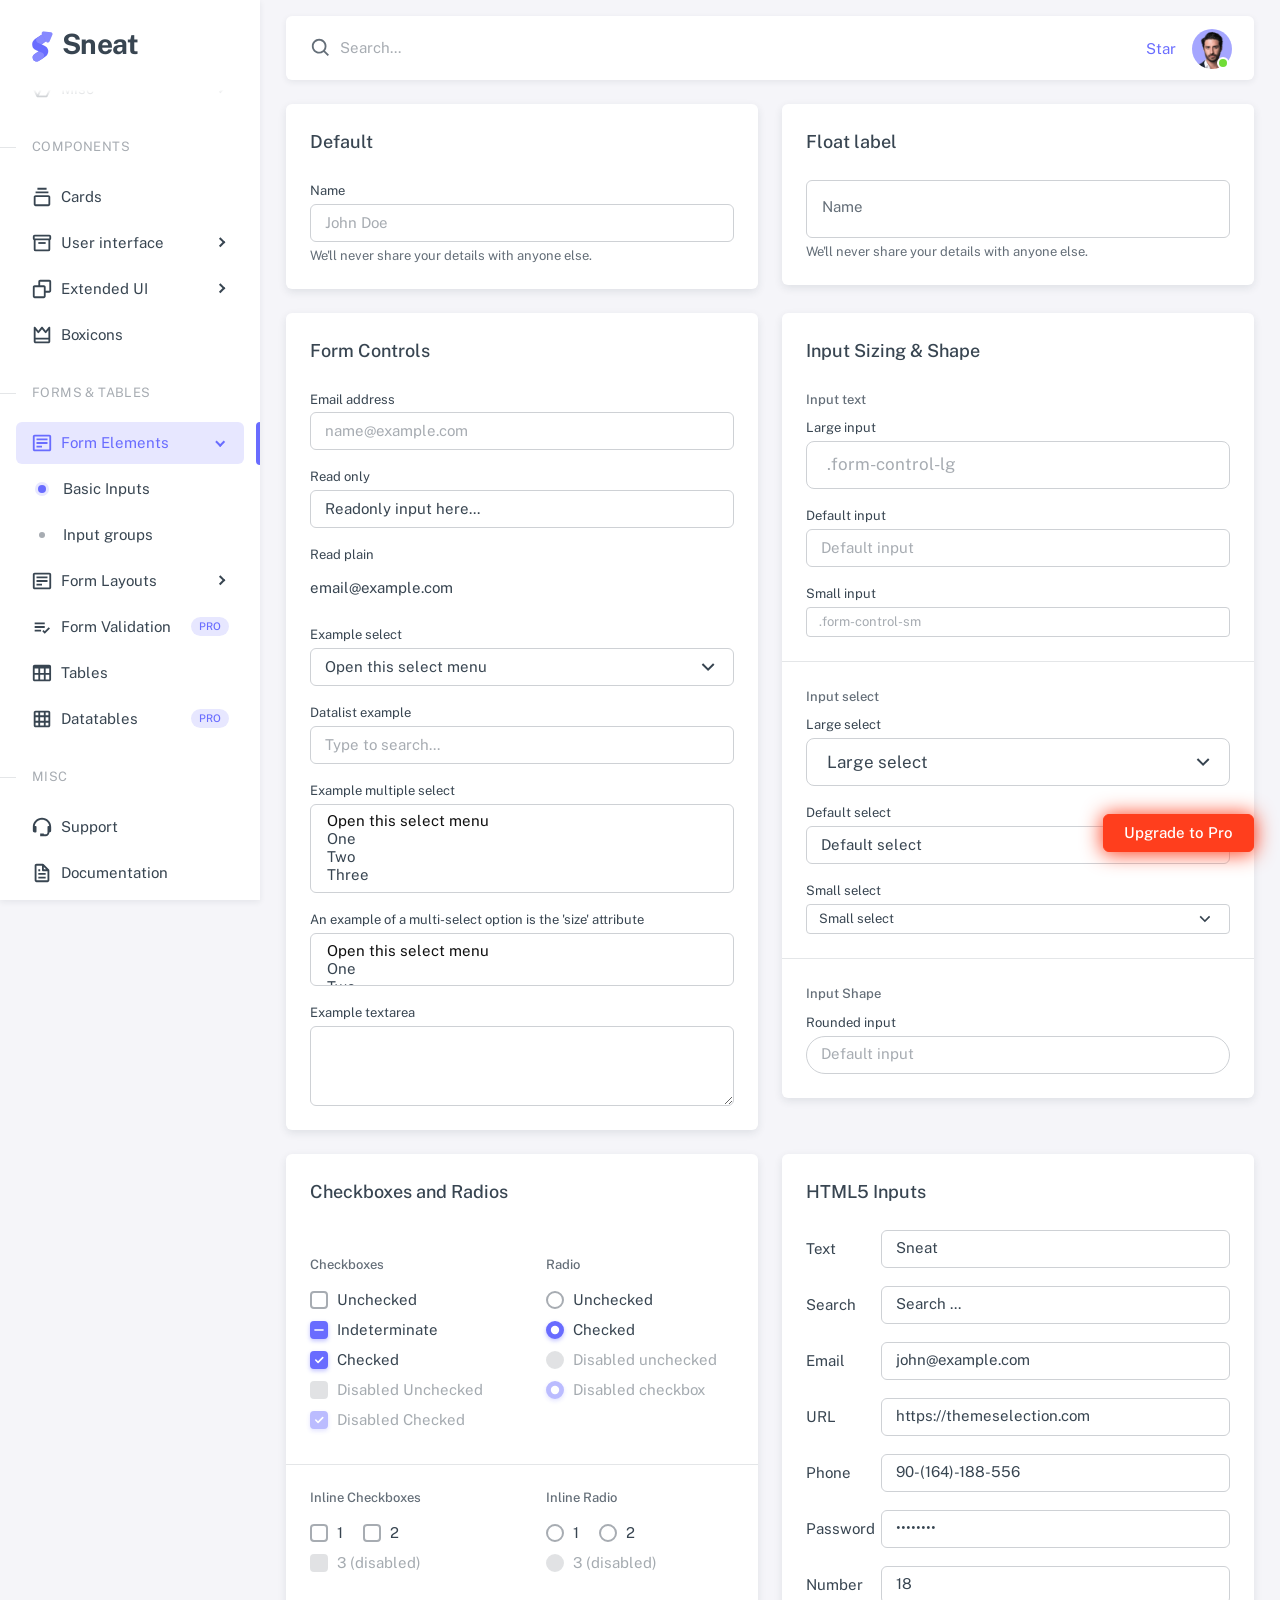
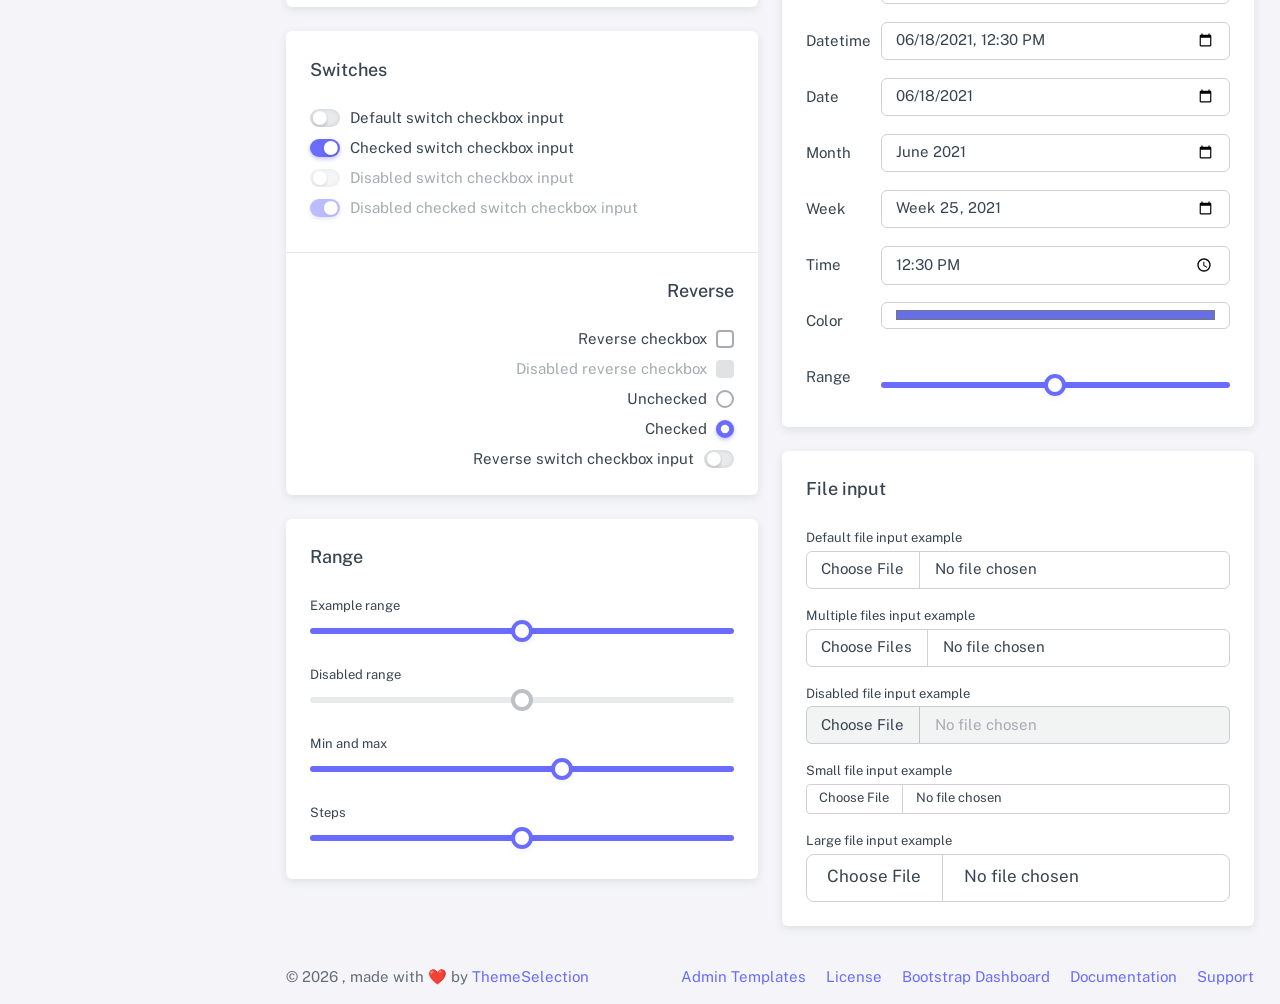
<file: AppBookingResPi4/sneat-bootstrap-html-admin-template-free-v3.0.0/sneat-bootstrap-html-admin-template-free/html/forms-basic-inputs.html>
<!doctype html>

<html
  lang="en"
  class="layout-menu-fixed layout-compact"
  data-assets-path="../assets/"
  data-template="vertical-menu-template-free">
  <head>
    <meta charset="utf-8" />
    <meta
      name="viewport"
      content="width=device-width, initial-scale=1.0, user-scalable=no, minimum-scale=1.0, maximum-scale=1.0" />

    <title>Demo: Basic Inputs - Forms | Sneat - Bootstrap Dashboard FREE</title>

    <meta name="description" content="" />

    <!-- Favicon -->
    <link rel="icon" type="image/x-icon" href="../assets/img/favicon/favicon.ico" />

    <!-- Fonts -->
    <link rel="preconnect" href="https://fonts.googleapis.com" />
    <link rel="preconnect" href="https://fonts.gstatic.com" crossorigin />
    <link
      href="https://fonts.googleapis.com/css2?family=Public+Sans:ital,wght@0,300;0,400;0,500;0,600;0,700;1,300;1,400;1,500;1,600;1,700&display=swap"
      rel="stylesheet" />

    <link rel="stylesheet" href="../assets/vendor/fonts/iconify-icons.css" />

    <!-- Core CSS -->
    <!-- build:css assets/vendor/css/theme.css  -->

    <link rel="stylesheet" href="../assets/vendor/css/core.css" />
    <link rel="stylesheet" href="../assets/css/demo.css" />

    <!-- Vendors CSS -->

    <link rel="stylesheet" href="../assets/vendor/libs/perfect-scrollbar/perfect-scrollbar.css" />

    <!-- endbuild -->

    <!-- Page CSS -->

    <!-- Helpers -->
    <script src="../assets/vendor/js/helpers.js"></script>
    <!--! Template customizer & Theme config files MUST be included after core stylesheets and helpers.js in the <head> section -->

    <!--? Config:  Mandatory theme config file contain global vars & default theme options, Set your preferred theme option in this file.  -->

    <script src="../assets/js/config.js"></script>
  </head>

  <body>
    <!-- Layout wrapper -->
    <div class="layout-wrapper layout-content-navbar">
      <div class="layout-container">
        <!-- Menu -->

        <aside id="layout-menu" class="layout-menu menu-vertical menu bg-menu-theme">
          <div class="app-brand demo">
            <a href="index.html" class="app-brand-link">
              <span class="app-brand-logo demo">
                <span class="text-primary">
                  <svg
                    width="25"
                    viewBox="0 0 25 42"
                    version="1.1"
                    xmlns="http://www.w3.org/2000/svg"
                    xmlns:xlink="http://www.w3.org/1999/xlink">
                    <defs>
                      <path
                        d="M13.7918663,0.358365126 L3.39788168,7.44174259 C0.566865006,9.69408886 -0.379795268,12.4788597 0.557900856,15.7960551 C0.68998853,16.2305145 1.09562888,17.7872135 3.12357076,19.2293357 C3.8146334,19.7207684 5.32369333,20.3834223 7.65075054,21.2172976 L7.59773219,21.2525164 L2.63468769,24.5493413 C0.445452254,26.3002124 0.0884951797,28.5083815 1.56381646,31.1738486 C2.83770406,32.8170431 5.20850219,33.2640127 7.09180128,32.5391577 C8.347334,32.0559211 11.4559176,30.0011079 16.4175519,26.3747182 C18.0338572,24.4997857 18.6973423,22.4544883 18.4080071,20.2388261 C17.963753,17.5346866 16.1776345,15.5799961 13.0496516,14.3747546 L10.9194936,13.4715819 L18.6192054,7.984237 L13.7918663,0.358365126 Z"
                        id="path-1"></path>
                      <path
                        d="M5.47320593,6.00457225 C4.05321814,8.216144 4.36334763,10.0722806 6.40359441,11.5729822 C8.61520715,12.571656 10.0999176,13.2171421 10.8577257,13.5094407 L15.5088241,14.433041 L18.6192054,7.984237 C15.5364148,3.11535317 13.9273018,0.573395879 13.7918663,0.358365126 C13.5790555,0.511491653 10.8061687,2.3935607 5.47320593,6.00457225 Z"
                        id="path-3"></path>
                      <path
                        d="M7.50063644,21.2294429 L12.3234468,23.3159332 C14.1688022,24.7579751 14.397098,26.4880487 13.008334,28.506154 C11.6195701,30.5242593 10.3099883,31.790241 9.07958868,32.3040991 C5.78142938,33.4346997 4.13234973,34 4.13234973,34 C4.13234973,34 2.75489982,33.0538207 2.37032616e-14,31.1614621 C-0.55822714,27.8186216 -0.55822714,26.0572515 -4.05231404e-15,25.8773518 C0.83734071,25.6075023 2.77988457,22.8248993 3.3049379,22.52991 C3.65497346,22.3332504 5.05353963,21.8997614 7.50063644,21.2294429 Z"
                        id="path-4"></path>
                      <path
                        d="M20.6,7.13333333 L25.6,13.8 C26.2627417,14.6836556 26.0836556,15.9372583 25.2,16.6 C24.8538077,16.8596443 24.4327404,17 24,17 L14,17 C12.8954305,17 12,16.1045695 12,15 C12,14.5672596 12.1403557,14.1461923 12.4,13.8 L17.4,7.13333333 C18.0627417,6.24967773 19.3163444,6.07059163 20.2,6.73333333 C20.3516113,6.84704183 20.4862915,6.981722 20.6,7.13333333 Z"
                        id="path-5"></path>
                    </defs>
                    <g id="g-app-brand" stroke="none" stroke-width="1" fill="none" fill-rule="evenodd">
                      <g id="Brand-Logo" transform="translate(-27.000000, -15.000000)">
                        <g id="Icon" transform="translate(27.000000, 15.000000)">
                          <g id="Mask" transform="translate(0.000000, 8.000000)">
                            <mask id="mask-2" fill="white">
                              <use xlink:href="#path-1"></use>
                            </mask>
                            <use fill="currentColor" xlink:href="#path-1"></use>
                            <g id="Path-3" mask="url(#mask-2)">
                              <use fill="currentColor" xlink:href="#path-3"></use>
                              <use fill-opacity="0.2" fill="#FFFFFF" xlink:href="#path-3"></use>
                            </g>
                            <g id="Path-4" mask="url(#mask-2)">
                              <use fill="currentColor" xlink:href="#path-4"></use>
                              <use fill-opacity="0.2" fill="#FFFFFF" xlink:href="#path-4"></use>
                            </g>
                          </g>
                          <g
                            id="Triangle"
                            transform="translate(19.000000, 11.000000) rotate(-300.000000) translate(-19.000000, -11.000000) ">
                            <use fill="currentColor" xlink:href="#path-5"></use>
                            <use fill-opacity="0.2" fill="#FFFFFF" xlink:href="#path-5"></use>
                          </g>
                        </g>
                      </g>
                    </g>
                  </svg>
                </span>
              </span>
              <span class="app-brand-text demo menu-text fw-bold ms-2">Sneat</span>
            </a>

            <a href="javascript:void(0);" class="layout-menu-toggle menu-link text-large ms-auto">
              <i class="bx bx-chevron-left d-block d-xl-none align-middle"></i>
            </a>
          </div>

          <div class="menu-divider mt-0"></div>

          <div class="menu-inner-shadow"></div>

          <ul class="menu-inner py-1">
            <!-- Dashboards -->
            <li class="menu-item">
              <a href="javascript:void(0);" class="menu-link menu-toggle">
                <i class="menu-icon tf-icons bx bx-home-smile"></i>
                <div class="text-truncate" data-i18n="Dashboards">Dashboards</div>
                <span class="badge rounded-pill bg-danger ms-auto">5</span>
              </a>
              <ul class="menu-sub">
                <li class="menu-item">
                  <a href="index.html" class="menu-link">
                    <div class="text-truncate" data-i18n="Analytics">Analytics</div>
                  </a>
                </li>
                <li class="menu-item">
                  <a
                    href="https://demos.themeselection.com/sneat-bootstrap-html-admin-template/html/vertical-menu-template/dashboards-crm.html"
                    target="_blank"
                    class="menu-link">
                    <div class="text-truncate" data-i18n="CRM">CRM</div>
                    <div class="badge rounded-pill bg-label-primary text-uppercase fs-tiny ms-auto">Pro</div>
                  </a>
                </li>
                <li class="menu-item">
                  <a
                    href="https://demos.themeselection.com/sneat-bootstrap-html-admin-template/html/vertical-menu-template/app-ecommerce-dashboard.html"
                    target="_blank"
                    class="menu-link">
                    <div class="text-truncate" data-i18n="eCommerce">eCommerce</div>
                    <div class="badge rounded-pill bg-label-primary text-uppercase fs-tiny ms-auto">Pro</div>
                  </a>
                </li>
                <li class="menu-item">
                  <a
                    href="https://demos.themeselection.com/sneat-bootstrap-html-admin-template/html/vertical-menu-template/app-logistics-dashboard.html"
                    target="_blank"
                    class="menu-link">
                    <div class="text-truncate" data-i18n="Logistics">Logistics</div>
                    <div class="badge rounded-pill bg-label-primary text-uppercase fs-tiny ms-auto">Pro</div>
                  </a>
                </li>
                <li class="menu-item">
                  <a
                    href="https://demos.themeselection.com/sneat-bootstrap-html-admin-template/html/vertical-menu-template/app-academy-dashboard.html"
                    target="_blank"
                    class="menu-link">
                    <div class="text-truncate" data-i18n="Academy">Academy</div>
                    <div class="badge rounded-pill bg-label-primary text-uppercase fs-tiny ms-auto">Pro</div>
                  </a>
                </li>
              </ul>
            </li>

            <!-- Layouts -->
            <li class="menu-item">
              <a href="javascript:void(0);" class="menu-link menu-toggle">
                <i class="menu-icon tf-icons bx bx-layout"></i>
                <div class="text-truncate" data-i18n="Layouts">Layouts</div>
              </a>

              <ul class="menu-sub">
                <li class="menu-item">
                  <a href="layouts-without-menu.html" class="menu-link">
                    <div class="text-truncate" data-i18n="Without menu">Without menu</div>
                  </a>
                </li>
                <li class="menu-item">
                  <a href="layouts-without-navbar.html" class="menu-link">
                    <div class="text-truncate" data-i18n="Without navbar">Without navbar</div>
                  </a>
                </li>
                <li class="menu-item">
                  <a href="layouts-fluid.html" class="menu-link">
                    <div class="text-truncate" data-i18n="Fluid">Fluid</div>
                  </a>
                </li>
                <li class="menu-item">
                  <a href="layouts-container.html" class="menu-link">
                    <div class="text-truncate" data-i18n="Container">Container</div>
                  </a>
                </li>
                <li class="menu-item">
                  <a href="layouts-blank.html" class="menu-link">
                    <div class="text-truncate" data-i18n="Blank">Blank</div>
                  </a>
                </li>
              </ul>
            </li>

            <!-- Front Pages -->
            <li class="menu-item">
              <a href="javascript:void(0);" class="menu-link menu-toggle">
                <i class="menu-icon tf-icons bx bx-store"></i>
                <div class="text-truncate" data-i18n="Front Pages">Front Pages</div>
                <div class="badge rounded-pill bg-label-primary text-uppercase fs-tiny ms-auto">Pro</div>
              </a>
              <ul class="menu-sub">
                <li class="menu-item">
                  <a
                    href="https://demos.themeselection.com/sneat-bootstrap-html-admin-template/html/front-pages/landing-page.html"
                    class="menu-link"
                    target="_blank">
                    <div class="text-truncate" data-i18n="Landing">Landing</div>
                  </a>
                </li>
                <li class="menu-item">
                  <a
                    href="https://demos.themeselection.com/sneat-bootstrap-html-admin-template/html/front-pages/pricing-page.html"
                    class="menu-link"
                    target="_blank">
                    <div class="text-truncate" data-i18n="Pricing">Pricing</div>
                  </a>
                </li>
                <li class="menu-item">
                  <a
                    href="https://demos.themeselection.com/sneat-bootstrap-html-admin-template/html/front-pages/payment-page.html"
                    class="menu-link"
                    target="_blank">
                    <div class="text-truncate" data-i18n="Payment">Payment</div>
                  </a>
                </li>
                <li class="menu-item">
                  <a
                    href="https://demos.themeselection.com/sneat-bootstrap-html-admin-template/html/front-pages/checkout-page.html"
                    class="menu-link"
                    target="_blank">
                    <div class="text-truncate" data-i18n="Checkout">Checkout</div>
                  </a>
                </li>
                <li class="menu-item">
                  <a
                    href="https://demos.themeselection.com/sneat-bootstrap-html-admin-template/html/front-pages/help-center-landing.html"
                    class="menu-link"
                    target="_blank">
                    <div class="text-truncate" data-i18n="Help Center">Help Center</div>
                  </a>
                </li>
              </ul>
            </li>

            <!-- Apps & Pages -->
            <li class="menu-header small text-uppercase">
              <span class="menu-header-text">Apps &amp; Pages</span>
            </li>
            <li class="menu-item">
              <a
                href="https://demos.themeselection.com/sneat-bootstrap-html-admin-template/html/vertical-menu-template/app-email.html"
                target="_blank"
                class="menu-link">
                <i class="menu-icon tf-icons bx bx-envelope"></i>
                <div class="text-truncate" data-i18n="Email">Email</div>
                <div class="badge rounded-pill bg-label-primary text-uppercase fs-tiny ms-auto">Pro</div>
              </a>
            </li>
            <li class="menu-item">
              <a
                href="https://demos.themeselection.com/sneat-bootstrap-html-admin-template/html/vertical-menu-template/app-chat.html"
                target="_blank"
                class="menu-link">
                <i class="menu-icon tf-icons bx bx-chat"></i>
                <div class="text-truncate" data-i18n="Chat">Chat</div>
                <div class="badge rounded-pill bg-label-primary text-uppercase fs-tiny ms-auto">Pro</div>
              </a>
            </li>
            <li class="menu-item">
              <a
                href="https://demos.themeselection.com/sneat-bootstrap-html-admin-template/html/vertical-menu-template/app-calendar.html"
                target="_blank"
                class="menu-link">
                <i class="menu-icon tf-icons bx bx-calendar"></i>
                <div class="text-truncate" data-i18n="Calendar">Calendar</div>
                <div class="badge rounded-pill bg-label-primary text-uppercase fs-tiny ms-auto">Pro</div>
              </a>
            </li>
            <li class="menu-item">
              <a
                href="https://demos.themeselection.com/sneat-bootstrap-html-admin-template/html/vertical-menu-template/app-kanban.html"
                target="_blank"
                class="menu-link">
                <i class="menu-icon tf-icons bx bx-grid"></i>
                <div class="text-truncate" data-i18n="Kanban">Kanban</div>
                <div class="badge rounded-pill bg-label-primary text-uppercase fs-tiny ms-auto">Pro</div>
              </a>
            </li>
            <!-- Pages -->
            <li class="menu-item">
              <a href="javascript:void(0);" class="menu-link menu-toggle">
                <i class="menu-icon tf-icons bx bx-dock-top"></i>
                <div class="text-truncate" data-i18n="Account Settings">Account Settings</div>
              </a>
              <ul class="menu-sub">
                <li class="menu-item">
                  <a href="pages-account-settings-account.html" class="menu-link">
                    <div class="text-truncate" data-i18n="Account">Account</div>
                  </a>
                </li>
                <li class="menu-item">
                  <a href="pages-account-settings-notifications.html" class="menu-link">
                    <div class="text-truncate" data-i18n="Notifications">Notifications</div>
                  </a>
                </li>
                <li class="menu-item">
                  <a href="pages-account-settings-connections.html" class="menu-link">
                    <div class="text-truncate" data-i18n="Connections">Connections</div>
                  </a>
                </li>
              </ul>
            </li>
            <li class="menu-item">
              <a href="javascript:void(0);" class="menu-link menu-toggle">
                <i class="menu-icon tf-icons bx bx-lock-open-alt"></i>
                <div class="text-truncate" data-i18n="Authentications">Authentications</div>
              </a>
              <ul class="menu-sub">
                <li class="menu-item">
                  <a href="auth-login-basic.html" class="menu-link" target="_blank">
                    <div class="text-truncate" data-i18n="Basic">Login</div>
                  </a>
                </li>
                <li class="menu-item">
                  <a href="auth-register-basic.html" class="menu-link" target="_blank">
                    <div class="text-truncate" data-i18n="Basic">Register</div>
                  </a>
                </li>
                <li class="menu-item">
                  <a href="auth-forgot-password-basic.html" class="menu-link" target="_blank">
                    <div class="text-truncate" data-i18n="Basic">Forgot Password</div>
                  </a>
                </li>
              </ul>
            </li>
            <li class="menu-item">
              <a href="javascript:void(0);" class="menu-link menu-toggle">
                <i class="menu-icon tf-icons bx bx-cube-alt"></i>
                <div class="text-truncate" data-i18n="Misc">Misc</div>
              </a>
              <ul class="menu-sub">
                <li class="menu-item">
                  <a href="pages-misc-error.html" class="menu-link">
                    <div class="text-truncate" data-i18n="Error">Error</div>
                  </a>
                </li>
                <li class="menu-item">
                  <a href="pages-misc-under-maintenance.html" class="menu-link">
                    <div class="text-truncate" data-i18n="Under Maintenance">Under Maintenance</div>
                  </a>
                </li>
              </ul>
            </li>
            <!-- Components -->
            <li class="menu-header small text-uppercase"><span class="menu-header-text">Components</span></li>
            <!-- Cards -->
            <li class="menu-item">
              <a href="cards-basic.html" class="menu-link">
                <i class="menu-icon tf-icons bx bx-collection"></i>
                <div class="text-truncate" data-i18n="Basic">Cards</div>
              </a>
            </li>
            <!-- User interface -->
            <li class="menu-item">
              <a href="javascript:void(0)" class="menu-link menu-toggle">
                <i class="menu-icon tf-icons bx bx-box"></i>
                <div class="text-truncate" data-i18n="User interface">User interface</div>
              </a>
              <ul class="menu-sub">
                <li class="menu-item">
                  <a href="ui-accordion.html" class="menu-link">
                    <div class="text-truncate" data-i18n="Accordion">Accordion</div>
                  </a>
                </li>
                <li class="menu-item">
                  <a href="ui-alerts.html" class="menu-link">
                    <div class="text-truncate" data-i18n="Alerts">Alerts</div>
                  </a>
                </li>
                <li class="menu-item">
                  <a href="ui-badges.html" class="menu-link">
                    <div class="text-truncate" data-i18n="Badges">Badges</div>
                  </a>
                </li>
                <li class="menu-item">
                  <a href="ui-buttons.html" class="menu-link">
                    <div class="text-truncate" data-i18n="Buttons">Buttons</div>
                  </a>
                </li>
                <li class="menu-item">
                  <a href="ui-carousel.html" class="menu-link">
                    <div class="text-truncate" data-i18n="Carousel">Carousel</div>
                  </a>
                </li>
                <li class="menu-item">
                  <a href="ui-collapse.html" class="menu-link">
                    <div class="text-truncate" data-i18n="Collapse">Collapse</div>
                  </a>
                </li>
                <li class="menu-item">
                  <a href="ui-dropdowns.html" class="menu-link">
                    <div class="text-truncate" data-i18n="Dropdowns">Dropdowns</div>
                  </a>
                </li>
                <li class="menu-item">
                  <a href="ui-footer.html" class="menu-link">
                    <div class="text-truncate" data-i18n="Footer">Footer</div>
                  </a>
                </li>
                <li class="menu-item">
                  <a href="ui-list-groups.html" class="menu-link">
                    <div class="text-truncate" data-i18n="List Groups">List groups</div>
                  </a>
                </li>
                <li class="menu-item">
                  <a href="ui-modals.html" class="menu-link">
                    <div class="text-truncate" data-i18n="Modals">Modals</div>
                  </a>
                </li>
                <li class="menu-item">
                  <a href="ui-navbar.html" class="menu-link">
                    <div class="text-truncate" data-i18n="Navbar">Navbar</div>
                  </a>
                </li>
                <li class="menu-item">
                  <a href="ui-offcanvas.html" class="menu-link">
                    <div class="text-truncate" data-i18n="Offcanvas">Offcanvas</div>
                  </a>
                </li>
                <li class="menu-item">
                  <a href="ui-pagination-breadcrumbs.html" class="menu-link">
                    <div class="text-truncate" data-i18n="Pagination & Breadcrumbs">Pagination &amp; Breadcrumbs</div>
                  </a>
                </li>
                <li class="menu-item">
                  <a href="ui-progress.html" class="menu-link">
                    <div class="text-truncate" data-i18n="Progress">Progress</div>
                  </a>
                </li>
                <li class="menu-item">
                  <a href="ui-spinners.html" class="menu-link">
                    <div class="text-truncate" data-i18n="Spinners">Spinners</div>
                  </a>
                </li>
                <li class="menu-item">
                  <a href="ui-tabs-pills.html" class="menu-link">
                    <div class="text-truncate" data-i18n="Tabs & Pills">Tabs &amp; Pills</div>
                  </a>
                </li>
                <li class="menu-item">
                  <a href="ui-toasts.html" class="menu-link">
                    <div class="text-truncate" data-i18n="Toasts">Toasts</div>
                  </a>
                </li>
                <li class="menu-item">
                  <a href="ui-tooltips-popovers.html" class="menu-link">
                    <div class="text-truncate" data-i18n="Tooltips & Popovers">Tooltips &amp; Popovers</div>
                  </a>
                </li>
                <li class="menu-item">
                  <a href="ui-typography.html" class="menu-link">
                    <div class="text-truncate" data-i18n="Typography">Typography</div>
                  </a>
                </li>
              </ul>
            </li>

            <!-- Extended components -->
            <li class="menu-item">
              <a href="javascript:void(0)" class="menu-link menu-toggle">
                <i class="menu-icon tf-icons bx bx-copy"></i>
                <div class="text-truncate" data-i18n="Extended UI">Extended UI</div>
              </a>
              <ul class="menu-sub">
                <li class="menu-item">
                  <a href="extended-ui-perfect-scrollbar.html" class="menu-link">
                    <div class="text-truncate" data-i18n="Perfect Scrollbar">Perfect Scrollbar</div>
                  </a>
                </li>
                <li class="menu-item">
                  <a href="extended-ui-text-divider.html" class="menu-link">
                    <div class="text-truncate" data-i18n="Text Divider">Text Divider</div>
                  </a>
                </li>
              </ul>
            </li>

            <li class="menu-item">
              <a href="icons-boxicons.html" class="menu-link">
                <i class="menu-icon tf-icons bx bx-crown"></i>
                <div class="text-truncate" data-i18n="Boxicons">Boxicons</div>
              </a>
            </li>

            <!-- Forms & Tables -->
            <li class="menu-header small text-uppercase"><span class="menu-header-text">Forms &amp; Tables</span></li>
            <!-- Forms -->
            <li class="menu-item active open">
              <a href="javascript:void(0);" class="menu-link menu-toggle">
                <i class="menu-icon tf-icons bx bx-detail"></i>
                <div class="text-truncate" data-i18n="Form Elements">Form Elements</div>
              </a>
              <ul class="menu-sub">
                <li class="menu-item active">
                  <a href="forms-basic-inputs.html" class="menu-link">
                    <div class="text-truncate" data-i18n="Basic Inputs">Basic Inputs</div>
                  </a>
                </li>
                <li class="menu-item">
                  <a href="forms-input-groups.html" class="menu-link">
                    <div class="text-truncate" data-i18n="Input groups">Input groups</div>
                  </a>
                </li>
              </ul>
            </li>
            <li class="menu-item">
              <a href="javascript:void(0);" class="menu-link menu-toggle">
                <i class="menu-icon tf-icons bx bx-detail"></i>
                <div class="text-truncate" data-i18n="Form Layouts">Form Layouts</div>
              </a>
              <ul class="menu-sub">
                <li class="menu-item">
                  <a href="form-layouts-vertical.html" class="menu-link">
                    <div class="text-truncate" data-i18n="Vertical Form">Vertical Form</div>
                  </a>
                </li>
                <li class="menu-item">
                  <a href="form-layouts-horizontal.html" class="menu-link">
                    <div class="text-truncate" data-i18n="Horizontal Form">Horizontal Form</div>
                  </a>
                </li>
              </ul>
            </li>
            <!-- Form Validation -->
            <li class="menu-item">
              <a
                href="https://demos.themeselection.com/sneat-bootstrap-html-admin-template/html/vertical-menu-template/form-validation.html"
                target="_blank"
                class="menu-link">
                <i class="menu-icon tf-icons bx bx-list-check"></i>
                <div class="text-truncate" data-i18n="Form Validation">Form Validation</div>
                <div class="badge rounded-pill bg-label-primary text-uppercase fs-tiny ms-auto">Pro</div>
              </a>
            </li>
            <!-- Tables -->
            <li class="menu-item">
              <a href="tables-basic.html" class="menu-link">
                <i class="menu-icon tf-icons bx bx-table"></i>
                <div class="text-truncate" data-i18n="Tables">Tables</div>
              </a>
            </li>
            <!-- Data Tables -->
            <li class="menu-item">
              <a
                href="https://demos.themeselection.com/sneat-bootstrap-html-admin-template/html/vertical-menu-template/tables-datatables-basic.html"
                target="_blank"
                class="menu-link">
                <i class="menu-icon tf-icons bx bx-grid"></i>
                <div class="text-truncate" data-i18n="Datatables">Datatables</div>
                <div class="badge rounded-pill bg-label-primary text-uppercase fs-tiny ms-auto">Pro</div>
              </a>
            </li>
            <!-- Misc -->
            <li class="menu-header small text-uppercase"><span class="menu-header-text">Misc</span></li>
            <li class="menu-item">
              <a
                href="https://github.com/themeselection/sneat-bootstrap-html-admin-template-free/issues"
                target="_blank"
                class="menu-link">
                <i class="menu-icon tf-icons bx bx-support"></i>
                <div class="text-truncate" data-i18n="Support">Support</div>
              </a>
            </li>
            <li class="menu-item">
              <a
                href="https://demos.themeselection.com/sneat-bootstrap-html-admin-template/documentation/"
                target="_blank"
                class="menu-link">
                <i class="menu-icon tf-icons bx bx-file"></i>
                <div class="text-truncate" data-i18n="Documentation">Documentation</div>
              </a>
            </li>
          </ul>
        </aside>
        <!-- / Menu -->

        <!-- Layout container -->
        <div class="layout-page">
          <!-- Navbar -->

          <nav
            class="layout-navbar container-xxl navbar-detached navbar navbar-expand-xl align-items-center bg-navbar-theme"
            id="layout-navbar">
            <div class="layout-menu-toggle navbar-nav align-items-xl-center me-4 me-xl-0 d-xl-none">
              <a class="nav-item nav-link px-0 me-xl-6" href="javascript:void(0)">
                <i class="icon-base bx bx-menu icon-md"></i>
              </a>
            </div>

            <div class="navbar-nav-right d-flex align-items-center justify-content-end" id="navbar-collapse">
              <!-- Search -->
              <div class="navbar-nav align-items-center me-auto">
                <div class="nav-item d-flex align-items-center">
                  <span class="w-px-22 h-px-22"><i class="icon-base bx bx-search icon-md"></i></span>
                  <input
                    type="text"
                    class="form-control border-0 shadow-none ps-1 ps-sm-2 d-md-block d-none"
                    placeholder="Search..."
                    aria-label="Search..." />
                </div>
              </div>
              <!-- /Search -->

              <ul class="navbar-nav flex-row align-items-center ms-md-auto">
                <!-- Place this tag where you want the button to render. -->
                <li class="nav-item lh-1 me-4">
                  <a
                    class="github-button"
                    href="https://github.com/themeselection/sneat-bootstrap-html-admin-template-free"
                    data-icon="octicon-star"
                    data-size="large"
                    data-show-count="true"
                    aria-label="Star themeselection/sneat-html-admin-template-free on GitHub"
                    >Star</a
                  >
                </li>

                <!-- User -->
                <li class="nav-item navbar-dropdown dropdown-user dropdown">
                  <a
                    class="nav-link dropdown-toggle hide-arrow p-0"
                    href="javascript:void(0);"
                    data-bs-toggle="dropdown">
                    <div class="avatar avatar-online">
                      <img src="../assets/img/avatars/1.png" alt class="w-px-40 h-auto rounded-circle" />
                    </div>
                  </a>
                  <ul class="dropdown-menu dropdown-menu-end">
                    <li>
                      <a class="dropdown-item" href="#">
                        <div class="d-flex">
                          <div class="flex-shrink-0 me-3">
                            <div class="avatar avatar-online">
                              <img src="../assets/img/avatars/1.png" alt class="w-px-40 h-auto rounded-circle" />
                            </div>
                          </div>
                          <div class="flex-grow-1">
                            <h6 class="mb-0">John Doe</h6>
                            <small class="text-body-secondary">Admin</small>
                          </div>
                        </div>
                      </a>
                    </li>
                    <li>
                      <div class="dropdown-divider my-1"></div>
                    </li>
                    <li>
                      <a class="dropdown-item" href="#">
                        <i class="icon-base bx bx-user icon-md me-3"></i><span>My Profile</span>
                      </a>
                    </li>
                    <li>
                      <a class="dropdown-item" href="#">
                        <i class="icon-base bx bx-cog icon-md me-3"></i><span>Settings</span>
                      </a>
                    </li>
                    <li>
                      <a class="dropdown-item" href="#">
                        <span class="d-flex align-items-center align-middle">
                          <i class="flex-shrink-0 icon-base bx bx-credit-card icon-md me-3"></i
                          ><span class="flex-grow-1 align-middle">Billing Plan</span>
                          <span class="flex-shrink-0 badge rounded-pill bg-danger">4</span>
                        </span>
                      </a>
                    </li>
                    <li>
                      <div class="dropdown-divider my-1"></div>
                    </li>
                    <li>
                      <a class="dropdown-item" href="javascript:void(0);">
                        <i class="icon-base bx bx-power-off icon-md me-3"></i><span>Log Out</span>
                      </a>
                    </li>
                  </ul>
                </li>
                <!--/ User -->
              </ul>
            </div>
          </nav>

          <!-- / Navbar -->

          <!-- Content wrapper -->
          <div class="content-wrapper">
            <!-- Content -->
            <div class="container-xxl flex-grow-1 container-p-y">
              <div class="row g-6">
                <div class="col-md-6">
                  <div class="card">
                    <h5 class="card-header">Default</h5>
                    <div class="card-body">
                      <div>
                        <label for="defaultFormControlInput" class="form-label">Name</label>
                        <input
                          type="text"
                          class="form-control"
                          id="defaultFormControlInput"
                          placeholder="John Doe"
                          aria-describedby="defaultFormControlHelp" />
                        <div id="defaultFormControlHelp" class="form-text">
                          We'll never share your details with anyone else.
                        </div>
                      </div>
                    </div>
                  </div>
                </div>
                <div class="col-md-6">
                  <div class="card">
                    <h5 class="card-header">Float label</h5>
                    <div class="card-body">
                      <div class="form-floating">
                        <input
                          type="text"
                          class="form-control"
                          id="floatingInput"
                          placeholder="John Doe"
                          aria-describedby="floatingInputHelp" />
                        <label for="floatingInput">Name</label>
                        <div id="floatingInputHelp" class="form-text">
                          We'll never share your details with anyone else.
                        </div>
                      </div>
                    </div>
                  </div>
                </div>

                <!-- Form controls -->
                <div class="col-md-6">
                  <div class="card">
                    <h5 class="card-header">Form Controls</h5>
                    <div class="card-body">
                      <div class="mb-4">
                        <label for="exampleFormControlInput1" class="form-label">Email address</label>
                        <input
                          type="email"
                          class="form-control"
                          id="exampleFormControlInput1"
                          placeholder="name@example.com" />
                      </div>
                      <div class="mb-4">
                        <label for="exampleFormControlReadOnlyInput1" class="form-label">Read only</label>
                        <input
                          class="form-control"
                          type="text"
                          id="exampleFormControlReadOnlyInput1"
                          value="Readonly input here..."
                          aria-label="readonly input example"
                          readonly />
                      </div>
                      <div class="mb-4">
                        <label for="exampleFormControlReadOnlyInputPlain1" class="form-label">Read plain</label>
                        <input
                          type="text"
                          readonly
                          class="form-control-plaintext"
                          id="exampleFormControlReadOnlyInputPlain1"
                          value="email@example.com" />
                      </div>
                      <div class="mb-4">
                        <label for="exampleFormControlSelect1" class="form-label">Example select</label>
                        <select class="form-select" id="exampleFormControlSelect1" aria-label="Default select example">
                          <option selected>Open this select menu</option>
                          <option value="1">One</option>
                          <option value="2">Two</option>
                          <option value="3">Three</option>
                        </select>
                      </div>
                      <div class="mb-4">
                        <label for="exampleDataList" class="form-label">Datalist example</label>
                        <input
                          class="form-control"
                          list="datalistOptions"
                          id="exampleDataList"
                          placeholder="Type to search..." />
                        <datalist id="datalistOptions">
                          <option value="San Francisco"></option>
                          <option value="New York"></option>
                          <option value="Seattle"></option>
                          <option value="Los Angeles"></option>
                          <option value="Chicago"></option>
                        </datalist>
                      </div>
                      <div class="mb-4">
                        <label for="exampleFormControlSelect2" class="form-label">Example multiple select</label>
                        <select
                          multiple
                          class="form-select"
                          id="exampleFormControlSelect2"
                          aria-label="Multiple select example">
                          <option selected>Open this select menu</option>
                          <option value="1">One</option>
                          <option value="2">Two</option>
                          <option value="3">Three</option>
                        </select>
                      </div>
                      <div class="mb-4">
                        <label for="exampleFormControlSelect3" class="form-label"
                          >An example of a multi-select option is the 'size' attribute</label
                        >
                        <select
                          class="form-select"
                          id="exampleFormControlSelect3"
                          size="2"
                          aria-label="Size 2 select example">
                          <option selected>Open this select menu</option>
                          <option value="1">One</option>
                          <option value="2">Two</option>
                          <option value="3">Three</option>
                        </select>
                      </div>
                      <div>
                        <label for="exampleFormControlTextarea1" class="form-label">Example textarea</label>
                        <textarea class="form-control" id="exampleFormControlTextarea1" rows="3"></textarea>
                      </div>
                    </div>
                  </div>
                </div>

                <!-- Input Sizing -->
                <div class="col-md-6">
                  <div class="card">
                    <h5 class="card-header">Input Sizing & Shape</h5>
                    <div class="card-body">
                      <small class="fw-medium">Input text</small>

                      <div class="mt-2 mb-4">
                        <label for="largeInput" class="form-label">Large input</label>
                        <input
                          id="largeInput"
                          class="form-control form-control-lg"
                          type="text"
                          placeholder=".form-control-lg" />
                      </div>
                      <div class="mb-4">
                        <label for="defaultInput" class="form-label">Default input</label>
                        <input id="defaultInput" class="form-control" type="text" placeholder="Default input" />
                      </div>
                      <div>
                        <label for="smallInput" class="form-label">Small input</label>
                        <input
                          id="smallInput"
                          class="form-control form-control-sm"
                          type="text"
                          placeholder=".form-control-sm" />
                      </div>
                    </div>
                    <hr class="m-0" />
                    <div class="card-body">
                      <small class="fw-medium">Input select</small>
                      <div class="mt-2 mb-4">
                        <label for="largeSelect" class="form-label">Large select</label>
                        <select id="largeSelect" class="form-select form-select-lg">
                          <option>Large select</option>
                          <option value="1">One</option>
                          <option value="2">Two</option>
                          <option value="3">Three</option>
                        </select>
                      </div>
                      <div class="mb-4">
                        <label for="defaultSelect" class="form-label">Default select</label>
                        <select id="defaultSelect" class="form-select">
                          <option>Default select</option>
                          <option value="1">One</option>
                          <option value="2">Two</option>
                          <option value="3">Three</option>
                        </select>
                      </div>
                      <div>
                        <label for="smallSelect" class="form-label">Small select</label>
                        <select id="smallSelect" class="form-select form-select-sm">
                          <option>Small select</option>
                          <option value="1">One</option>
                          <option value="2">Two</option>
                          <option value="3">Three</option>
                        </select>
                      </div>
                    </div>
                    <hr class="m-0" />
                    <div class="card-body">
                      <small class="fw-medium">Input Shape</small>
                      <div class="mt-2">
                        <label for="roundedInput" class="form-label">Rounded input</label>
                        <input
                          id="roundedInput"
                          class="form-control rounded-pill"
                          type="text"
                          placeholder="Default input" />
                      </div>
                    </div>
                  </div>
                </div>

                <!-- Default Checkboxes and radios & Default checkboxes and radios -->
                <div class="col-xl-6">
                  <div class="card mb-6">
                    <h5 class="card-header">Checkboxes and Radios</h5>
                    <!-- Checkboxes and Radios -->
                    <div class="row g-0">
                      <div class="col-md p-6">
                        <small class="fw-medium">Checkboxes</small>
                        <div class="form-check mt-4">
                          <input class="form-check-input" type="checkbox" value="" id="defaultCheck1" />
                          <label class="form-check-label" for="defaultCheck1"> Unchecked </label>
                        </div>
                        <div class="form-check">
                          <input class="form-check-input" type="checkbox" value="" id="defaultCheck2" checked />
                          <label class="form-check-label" for="defaultCheck2"> Indeterminate </label>
                        </div>
                        <div class="form-check">
                          <input class="form-check-input" type="checkbox" value="" id="defaultCheck3" checked />
                          <label class="form-check-label" for="defaultCheck3"> Checked </label>
                        </div>
                        <div class="form-check">
                          <input class="form-check-input" type="checkbox" value="" id="disabledCheck1" disabled />
                          <label class="form-check-label" for="disabledCheck1"> Disabled Unchecked </label>
                        </div>
                        <div class="form-check">
                          <input
                            class="form-check-input"
                            type="checkbox"
                            value=""
                            id="disabledCheck2"
                            disabled
                            checked />
                          <label class="form-check-label" for="disabledCheck2"> Disabled Checked </label>
                        </div>
                      </div>
                      <div class="col-md p-6">
                        <small class="fw-medium">Radio</small>
                        <div class="form-check mt-4">
                          <input
                            name="default-radio-1"
                            class="form-check-input"
                            type="radio"
                            value=""
                            id="defaultRadio1" />
                          <label class="form-check-label" for="defaultRadio1"> Unchecked </label>
                        </div>
                        <div class="form-check">
                          <input
                            name="default-radio-1"
                            class="form-check-input"
                            type="radio"
                            value=""
                            id="defaultRadio2"
                            checked />
                          <label class="form-check-label" for="defaultRadio2"> Checked </label>
                        </div>
                        <div class="form-check">
                          <input class="form-check-input" type="radio" value="" id="disabledRadio1" disabled />
                          <label class="form-check-label" for="disabledRadio1"> Disabled unchecked </label>
                        </div>
                        <div class="form-check">
                          <input class="form-check-input" type="radio" value="" id="disabledRadio2" disabled checked />
                          <label class="form-check-label" for="disabledRadio2"> Disabled checkbox </label>
                        </div>
                      </div>
                    </div>
                    <hr class="m-0" />
                    <!-- Inline Checkboxes -->
                    <div class="row g-0">
                      <div class="col-md p-6">
                        <small class="fw-medium d-block">Inline Checkboxes</small>
                        <div class="form-check form-check-inline mt-4">
                          <input class="form-check-input" type="checkbox" id="inlineCheckbox1" value="option1" />
                          <label class="form-check-label" for="inlineCheckbox1">1</label>
                        </div>
                        <div class="form-check form-check-inline">
                          <input class="form-check-input" type="checkbox" id="inlineCheckbox2" value="option2" />
                          <label class="form-check-label" for="inlineCheckbox2">2</label>
                        </div>
                        <div class="form-check form-check-inline">
                          <input
                            class="form-check-input"
                            type="checkbox"
                            id="inlineCheckbox3"
                            value="option3"
                            disabled />
                          <label class="form-check-label" for="inlineCheckbox3">3 (disabled)</label>
                        </div>
                      </div>
                      <div class="col-md p-6">
                        <small class="fw-medium d-block">Inline Radio</small>
                        <div class="form-check form-check-inline mt-4">
                          <input
                            class="form-check-input"
                            type="radio"
                            name="inlineRadioOptions"
                            id="inlineRadio1"
                            value="option1" />
                          <label class="form-check-label" for="inlineRadio1">1</label>
                        </div>
                        <div class="form-check form-check-inline">
                          <input
                            class="form-check-input"
                            type="radio"
                            name="inlineRadioOptions"
                            id="inlineRadio2"
                            value="option2" />
                          <label class="form-check-label" for="inlineRadio2">2</label>
                        </div>
                        <div class="form-check form-check-inline">
                          <input
                            class="form-check-input"
                            type="radio"
                            name="inlineRadioOptions"
                            id="inlineRadio3"
                            value="option3"
                            disabled />
                          <label class="form-check-label" for="inlineRadio3">3 (disabled)</label>
                        </div>
                      </div>
                    </div>
                  </div>

                  <!-- Switches -->
                  <div class="card mb-6">
                    <div class="row row-bordered g-0">
                      <div class="col-xxl-6 col-xl-12 col-md-6">
                        <h5 class="card-header">Switches</h5>
                        <div class="card-body">
                          <div class="form-check form-switch mb-2">
                            <input class="form-check-input" type="checkbox" id="flexSwitchCheckDefault" />
                            <label class="form-check-label" for="flexSwitchCheckDefault"
                              >Default switch checkbox input</label
                            >
                          </div>
                          <div class="form-check form-switch mb-2">
                            <input class="form-check-input" type="checkbox" id="flexSwitchCheckChecked" checked />
                            <label class="form-check-label" for="flexSwitchCheckChecked"
                              >Checked switch checkbox input</label
                            >
                          </div>
                          <div class="form-check form-switch mb-2">
                            <input class="form-check-input" type="checkbox" id="flexSwitchCheckDisabled" disabled />
                            <label class="form-check-label" for="flexSwitchCheckDisabled"
                              >Disabled switch checkbox input</label
                            >
                          </div>
                          <div class="form-check form-switch">
                            <input
                              class="form-check-input"
                              type="checkbox"
                              id="flexSwitchCheckCheckedDisabled"
                              checked
                              disabled />
                            <label class="form-check-label" for="flexSwitchCheckCheckedDisabled"
                              >Disabled checked switch checkbox input</label
                            >
                          </div>
                        </div>
                      </div>
                      <div class="col-xxl-6 col-xl-12 col-md-6">
                        <h5 class="card-header text-end">Reverse</h5>
                        <div class="card-body">
                          <div class="form-check form-check-reverse">
                            <input class="form-check-input" type="checkbox" value="" id="reverseCheck1" />
                            <label class="form-check-label" for="reverseCheck1"> Reverse checkbox </label>
                          </div>
                          <div class="form-check form-check-reverse">
                            <input class="form-check-input" type="checkbox" value="" id="reverseCheck2" disabled />
                            <label class="form-check-label" for="reverseCheck2"> Disabled reverse checkbox </label>
                          </div>
                          <div class="form-check form-check-reverse">
                            <input
                              name="reverse-radio-1"
                              class="form-check-input"
                              type="radio"
                              value=""
                              id="reverseRadio1" />
                            <label class="form-check-label" for="reverseRadio1"> Unchecked </label>
                          </div>
                          <div class="form-check form-check-reverse">
                            <input
                              name="reverse-radio-1"
                              class="form-check-input"
                              type="radio"
                              value=""
                              id="reverseRadio2"
                              checked />
                            <label class="form-check-label" for="reverseRadio2"> Checked </label>
                          </div>
                          <div class="form-check form-switch form-check-reverse mb-0">
                            <input class="form-check-input" type="checkbox" id="flexSwitchCheckReverse" />
                            <label class="form-check-label" for="flexSwitchCheckReverse"
                              >Reverse switch checkbox input</label
                            >
                          </div>
                        </div>
                      </div>
                    </div>
                  </div>

                  <!-- Range -->
                  <div class="card">
                    <h5 class="card-header">Range</h5>
                    <div class="card-body">
                      <div class="mb-4">
                        <label for="formRange1" class="form-label">Example range</label>
                        <input type="range" class="form-range" id="formRange1" />
                      </div>
                      <div class="mb-4">
                        <label for="disabledRange" class="form-label">Disabled range</label>
                        <input type="range" class="form-range" id="disabledRange" disabled />
                      </div>
                      <div class="mb-4">
                        <label for="formRange2" class="form-label">Min and max</label>
                        <input type="range" class="form-range" min="0" max="5" id="formRange2" />
                      </div>
                      <div>
                        <label for="formRange3" class="form-label">Steps</label>
                        <input type="range" class="form-range" min="0" max="5" step="0.5" id="formRange3" />
                      </div>
                    </div>
                  </div>
                </div>

                <div class="col-xl-6">
                  <!-- HTML5 Inputs -->
                  <div class="card mb-6">
                    <h5 class="card-header">HTML5 Inputs</h5>
                    <div class="card-body">
                      <div class="mb-4 row">
                        <label for="html5-text-input" class="col-md-2 col-form-label">Text</label>
                        <div class="col-md-10">
                          <input class="form-control" type="text" value="Sneat" id="html5-text-input" />
                        </div>
                      </div>
                      <div class="mb-4 row">
                        <label for="html5-search-input" class="col-md-2 col-form-label">Search</label>
                        <div class="col-md-10">
                          <input class="form-control" type="search" value="Search ..." id="html5-search-input" />
                        </div>
                      </div>
                      <div class="mb-4 row">
                        <label for="html5-email-input" class="col-md-2 col-form-label">Email</label>
                        <div class="col-md-10">
                          <input class="form-control" type="email" value="john@example.com" id="html5-email-input" />
                        </div>
                      </div>
                      <div class="mb-4 row">
                        <label for="html5-url-input" class="col-md-2 col-form-label">URL</label>
                        <div class="col-md-10">
                          <input
                            class="form-control"
                            type="url"
                            value="https://themeselection.com"
                            id="html5-url-input" />
                        </div>
                      </div>
                      <div class="mb-4 row">
                        <label for="html5-tel-input" class="col-md-2 col-form-label">Phone</label>
                        <div class="col-md-10">
                          <input class="form-control" type="tel" value="90-(164)-188-556" id="html5-tel-input" />
                        </div>
                      </div>
                      <div class="mb-4 row">
                        <label for="html5-password-input" class="col-md-2 col-form-label">Password</label>
                        <div class="col-md-10">
                          <input class="form-control" type="password" value="password" id="html5-password-input" />
                        </div>
                      </div>
                      <div class="mb-4 row">
                        <label for="html5-number-input" class="col-md-2 col-form-label">Number</label>
                        <div class="col-md-10">
                          <input class="form-control" type="number" value="18" id="html5-number-input" />
                        </div>
                      </div>
                      <div class="mb-4 row">
                        <label for="html5-datetime-local-input" class="col-md-2 col-form-label">Datetime</label>
                        <div class="col-md-10">
                          <input
                            class="form-control"
                            type="datetime-local"
                            value="2021-06-18T12:30:00"
                            id="html5-datetime-local-input" />
                        </div>
                      </div>
                      <div class="mb-4 row">
                        <label for="html5-date-input" class="col-md-2 col-form-label">Date</label>
                        <div class="col-md-10">
                          <input class="form-control" type="date" value="2021-06-18" id="html5-date-input" />
                        </div>
                      </div>
                      <div class="mb-4 row">
                        <label for="html5-month-input" class="col-md-2 col-form-label">Month</label>
                        <div class="col-md-10">
                          <input class="form-control" type="month" value="2021-06" id="html5-month-input" />
                        </div>
                      </div>
                      <div class="mb-4 row">
                        <label for="html5-week-input" class="col-md-2 col-form-label">Week</label>
                        <div class="col-md-10">
                          <input class="form-control" type="week" value="2021-W25" id="html5-week-input" />
                        </div>
                      </div>
                      <div class="mb-4 row">
                        <label for="html5-time-input" class="col-md-2 col-form-label">Time</label>
                        <div class="col-md-10">
                          <input class="form-control" type="time" value="12:30:00" id="html5-time-input" />
                        </div>
                      </div>
                      <div class="mb-4 row">
                        <label for="html5-color-input" class="col-md-2 col-form-label">Color</label>
                        <div class="col-md-10">
                          <input
                            type="color"
                            class="form-control"
                            id="html5-color-input"
                            value="#666EE8"
                            title="Choose your color" />
                        </div>
                      </div>
                      <div class="row">
                        <label for="html5-range" class="col-md-2 col-form-label">Range</label>
                        <div class="col-md-10">
                          <input type="range" class="form-range mt-4" id="html5-range" />
                        </div>
                      </div>
                    </div>
                  </div>

                  <!-- File input -->
                  <div class="card">
                    <h5 class="card-header">File input</h5>
                    <div class="card-body">
                      <div class="mb-4">
                        <label for="formFile" class="form-label">Default file input example</label>
                        <input class="form-control" type="file" id="formFile" />
                      </div>
                      <div class="mb-4">
                        <label for="formFileMultiple" class="form-label">Multiple files input example</label>
                        <input class="form-control" type="file" id="formFileMultiple" multiple />
                      </div>
                      <div class="mb-4">
                        <label for="formFileDisabled" class="form-label">Disabled file input example</label>
                        <input class="form-control" type="file" id="formFileDisabled" disabled />
                      </div>
                      <div class="mb-4">
                        <label for="formFileSm" class="form-label">Small file input example</label>
                        <input class="form-control form-control-sm" id="formFileSm" type="file" />
                      </div>
                      <div>
                        <label for="formFileLg" class="form-label">Large file input example</label>
                        <input class="form-control form-control-lg" id="formFileLg" type="file" />
                      </div>
                    </div>
                  </div>
                </div>
              </div>
            </div>
            <!-- / Content -->

            <!-- Footer -->
            <footer class="content-footer footer bg-footer-theme">
              <div class="container-xxl">
                <div
                  class="footer-container d-flex align-items-center justify-content-between py-4 flex-md-row flex-column">
                  <div class="mb-2 mb-md-0">
                    &#169;
                    <script>
                      document.write(new Date().getFullYear());
                    </script>
                    , made with ❤️ by
                    <a href="https://themeselection.com" target="_blank" class="footer-link">ThemeSelection</a>
                  </div>
                  <div class="d-none d-lg-inline-block">
                    <a
                      href="https://themeselection.com/item/category/admin-templates/"
                      target="_blank"
                      class="footer-link me-4"
                      >Admin Templates</a
                    >

                    <a href="https://themeselection.com/license/" class="footer-link me-4" target="_blank">License</a>
                    <a
                      href="https://themeselection.com/item/category/bootstrap-admin-templates/"
                      target="_blank"
                      class="footer-link me-4"
                      >Bootstrap Dashboard</a
                    >

                    <a
                      href="https://demos.themeselection.com/sneat-bootstrap-html-admin-template/documentation/"
                      target="_blank"
                      class="footer-link me-4"
                      >Documentation</a
                    >

                    <a
                      href="https://github.com/themeselection/sneat-bootstrap-html-admin-template-free/issues"
                      target="_blank"
                      class="footer-link"
                      >Support</a
                    >
                  </div>
                </div>
              </div>
            </footer>
            <!-- / Footer -->

            <div class="content-backdrop fade"></div>
          </div>
          <!-- Content wrapper -->
        </div>
        <!-- / Layout page -->
      </div>

      <!-- Overlay -->
      <div class="layout-overlay layout-menu-toggle"></div>
    </div>
    <!-- / Layout wrapper -->

    <div class="buy-now">
      <a
        href="https://themeselection.com/item/sneat-dashboard-pro-bootstrap/"
        target="_blank"
        class="btn btn-danger btn-buy-now"
        >Upgrade to Pro</a
      >
    </div>

    <!-- Core JS -->

    <script src="../assets/vendor/libs/jquery/jquery.js"></script>

    <script src="../assets/vendor/libs/popper/popper.js"></script>
    <script src="../assets/vendor/js/bootstrap.js"></script>

    <script src="../assets/vendor/libs/perfect-scrollbar/perfect-scrollbar.js"></script>

    <script src="../assets/vendor/js/menu.js"></script>

    <!-- endbuild -->

    <!-- Vendors JS -->

    <!-- Main JS -->

    <script src="../assets/js/main.js"></script>

    <!-- Page JS -->

    <script src="../assets/js/form-basic-inputs.js"></script>

    <!-- Place this tag before closing body tag for github widget button. -->
    <script async defer src="https://buttons.github.io/buttons.js"></script>
  </body>
</html>
</file>
<file: AppBookingResPi4/sneat-bootstrap-html-admin-template-free-v3.0.0/sneat-bootstrap-html-admin-template-free/assets/css/demo.css>
/*
* demo.css
* File include item demo only specific css only
******************************************************************************/

.menu .app-brand.demo {
  height: 64px;
  margin-top: 12px;
}

.app-brand-logo.demo svg {
  width: 22px;
  height: 38px;
}

.app-brand-text.demo {
  font-size: 1.75rem;
  letter-spacing: -0.5px;
}

/* ! For .layout-navbar-fixed added fix padding top to .layout-page */
/* Detached navbar */
.layout-navbar-fixed .layout-wrapper:not(.layout-horizontal):not(.layout-without-menu) .layout-page {
  padding-top: 74px !important;
}
/* Default navbar */
.layout-navbar-fixed .layout-wrapper:not(.layout-without-menu) .layout-page {
  padding-top: 64px !important;
}
.docs-page .layout-navbar-fixed.layout-wrapper:not(.layout-without-menu) .layout-page,
.docs-page .layout-menu-fixed.layout-wrapper:not(.layout-without-menu) .layout-page {
  padding-top: 62px !important;
}

/* Navbar page z-index issue solution */
.content-wrapper .navbar {
  z-index: auto;
}

/*
* Content
******************************************************************************/

.demo-blocks > * {
  display: block !important;
}

.demo-inline-spacing > * {
  margin: 1rem 0.375rem 0 0 !important;
}

/* ? .demo-vertical-spacing class is used to have vertical margins between elements. To remove margin-top from the first-child, use .demo-only-element class with .demo-vertical-spacing class. For example, we have used this class in forms-input-groups.html file. */
.demo-vertical-spacing > * {
  margin-top: 1rem !important;
  margin-bottom: 0 !important;
}
.demo-vertical-spacing.demo-only-element > :first-child {
  margin-top: 0 !important;
}

.demo-vertical-spacing-lg > * {
  margin-top: 1.875rem !important;
  margin-bottom: 0 !important;
}
.demo-vertical-spacing-lg.demo-only-element > :first-child {
  margin-top: 0 !important;
}

.demo-vertical-spacing-xl > * {
  margin-top: 5rem !important;
  margin-bottom: 0 !important;
}
.demo-vertical-spacing-xl.demo-only-element > :first-child {
  margin-top: 0 !important;
}

/* Dropdown buttons going out of small screens */
@media (max-width: 576px) {
  #dropdown-variation-demo .btn-group .text-truncate {
    width: 231px;
    position: relative;
  }
  #dropdown-variation-demo .btn-group .text-truncate::after {
    position: absolute;
    top: 45%;
    right: 0.65rem;
  }
}

/*
* Layout demo
******************************************************************************/

.layout-demo-wrapper {
  display: -webkit-box;
  display: -ms-flexbox;
  display: flex;
  -webkit-box-align: center;
  -ms-flex-align: center;
  align-items: center;
  -webkit-box-orient: vertical;
  -webkit-box-direction: normal;
  -ms-flex-direction: column;
  flex-direction: column;
  margin-top: 1rem;
}
.layout-demo-placeholder img {
  width: 900px;
}
.layout-demo-info {
  text-align: center;
  margin-top: 1rem;
}
</file>
